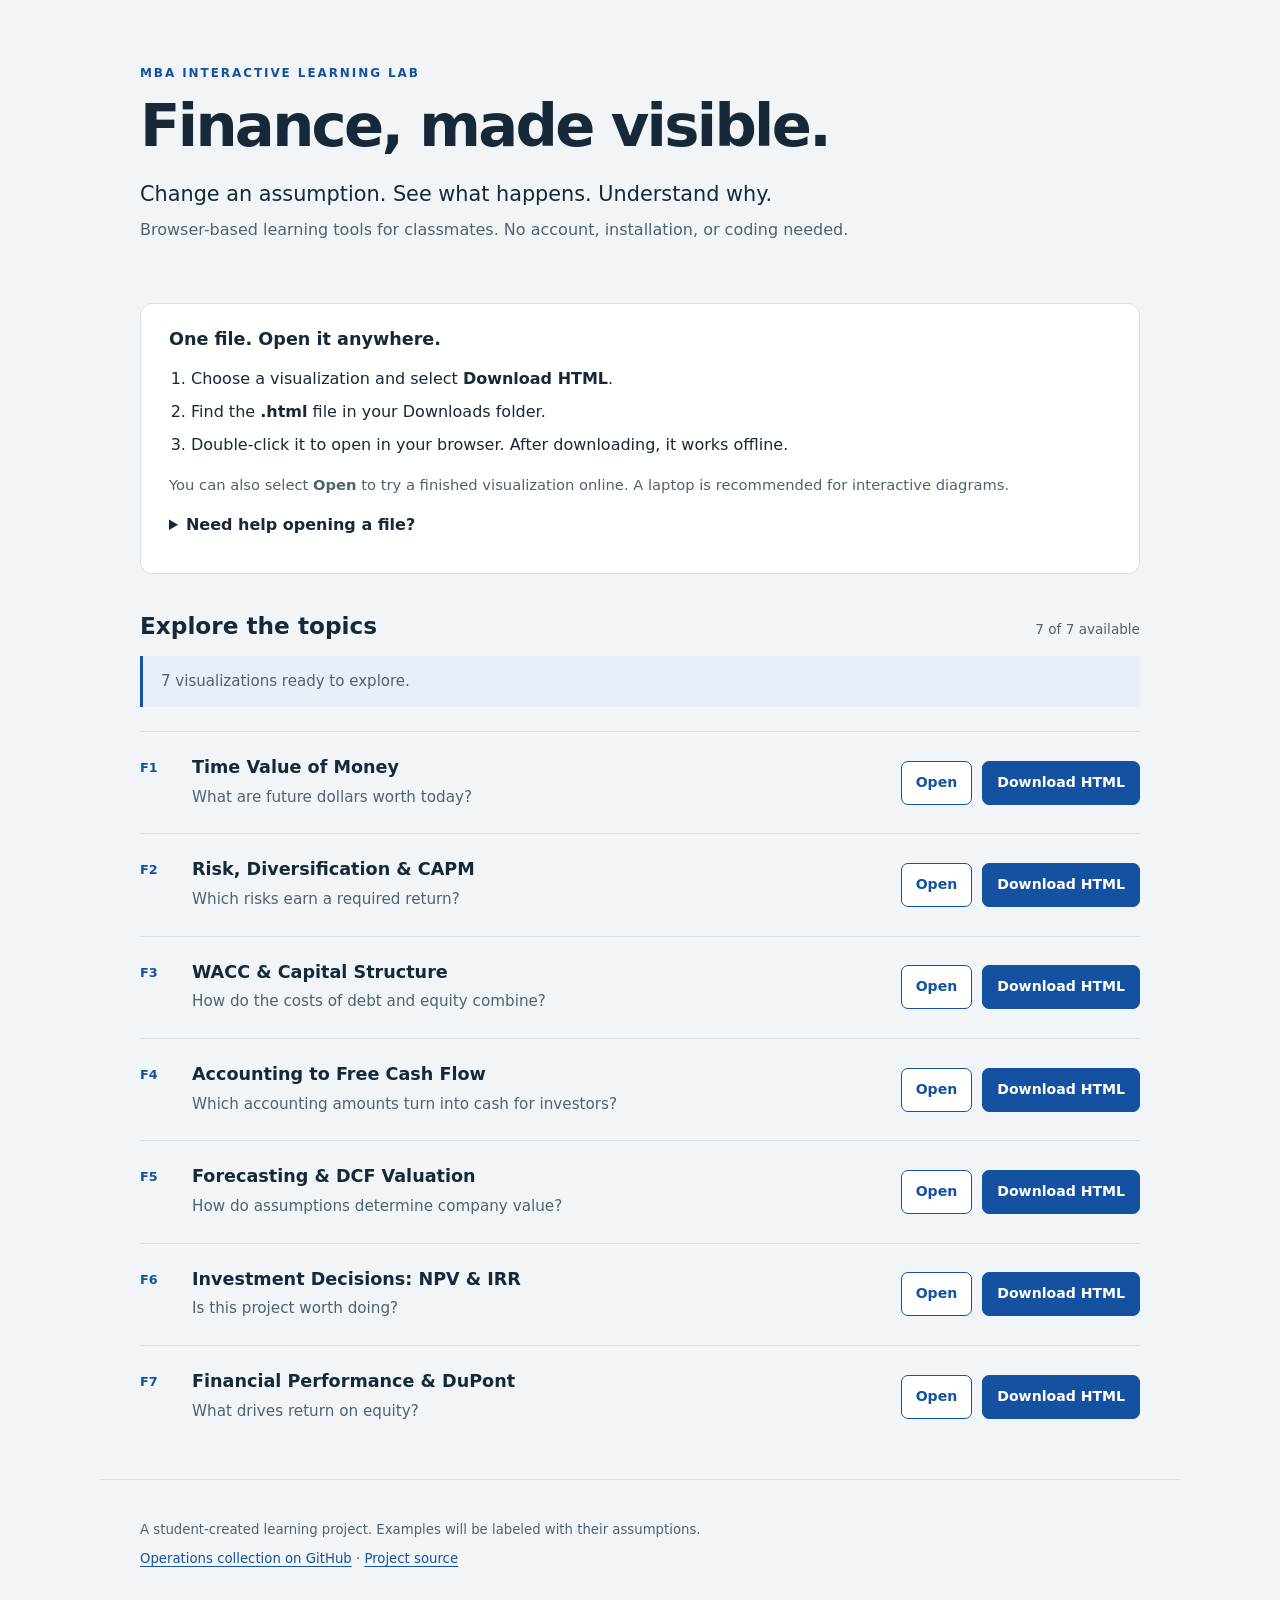
<file: docs/index.html>
<!doctype html>
<html lang="en"><head><meta charset="utf-8"><meta name="viewport" content="width=device-width,initial-scale=1">
<meta name="description" content="Interactive finance learning tools for MBA classmates. Single-file browser downloads.">
<title>Finance | MBA Interactive Learning Lab</title><link rel="icon" href="data:,"><style>:root{color-scheme:light;--ink:#172838;--muted:#50616f;--blue:#1452a1;--line:#d7e0e6;--paper:#fff;--wash:#f2f5f7;--radius:12px;font-family:system-ui,-apple-system,BlinkMacSystemFont,"Segoe UI",sans-serif;line-height:1.55;color:var(--ink);background:var(--wash)}
*{box-sizing:border-box}body{margin:0}header,main,footer{max-width:1080px;margin:auto;padding:32px 40px}header{padding-top:56px;padding-bottom:20px}h1{font-size:clamp(2.25rem,5vw,3.7rem);line-height:1.1;letter-spacing:-.045em;margin:10px 0 20px}h2{font-size:1.1rem;line-height:1.35;margin:0 0 6px}p{margin:8px 0;color:var(--muted)}a{color:var(--blue);text-underline-offset:3px}a:focus-visible,summary:focus-visible,button:focus-visible,input:focus-visible{outline:3px solid #a5480b;outline-offset:4px}.eyebrow{font-size:.75rem;font-weight:750;letter-spacing:.16em;color:var(--blue)}.intro{font-size:1.3rem;color:var(--ink)}.instructions{padding:24px 28px;background:var(--paper);border:1px solid var(--line);border-radius:var(--radius);margin-bottom:36px}.instructions ol{padding-left:22px}.instructions li{margin:8px 0}.instructions p{font-size:.92rem}summary{cursor:pointer;padding:8px 0;min-height:44px;font-weight:650}.section-heading{display:flex;align-items:baseline;justify-content:space-between;gap:12px}.section-heading h2{font-size:1.45rem}.section-heading p{font-size:.85rem}.notice{padding:14px 18px;border-left:3px solid var(--blue);background:#e8eff8;font-size:.94rem}.notice strong{color:var(--ink)}.demo-list{list-style:none;padding:0;margin:24px 0 0}.demo{display:grid;grid-template-columns:36px 1fr auto;gap:16px;padding:24px 0;border-top:1px solid var(--line);align-items:center}.demo p{margin:0;font-size:.95rem}.code{align-self:start;margin-top:2px;font-size:.8rem;color:var(--blue);font-weight:750}.actions{display:flex;align-items:center;gap:10px;flex-wrap:wrap;justify-content:flex-end}.status{font-size:.8rem;font-weight:650;color:var(--muted);border:1px solid var(--line);border-radius:30px;padding:5px 12px}.button{display:inline-flex;align-items:center;justify-content:center;min-height:44px;padding:10px 14px;border-radius:7px;border:1px solid var(--blue);background:var(--blue);color:white;text-decoration:none;font-size:.88rem;font-weight:650}.button.secondary{background:white;color:var(--blue)}.button:hover{filter:brightness(.93)}footer{font-size:.83rem;border-top:1px solid var(--line);padding-bottom:36px}.skip{position:absolute;left:-10000px;top:8px;background:white;padding:12px;z-index:10}.skip:focus{left:12px}.sr-only{position:absolute;width:1px;height:1px;overflow:hidden;clip:rect(0,0,0,0);white-space:nowrap}@media(max-width:680px){header,main,footer{padding-left:20px;padding-right:20px}header{padding-top:32px}.instructions{padding:20px}.demo{grid-template-columns:28px 1fr;gap:10px}.actions{grid-column:2;justify-content:flex-start}.section-heading{align-items:start;flex-direction:column;gap:0}}@media(prefers-reduced-motion:reduce){*,*::before,*::after{animation:none!important;transition:none!important;scroll-behavior:auto!important}}

/* Paired equation rows: keep each value below its symbol, including the result. */
.eq-aligned{display:grid;grid-template-columns:repeat(var(--eq-columns),max-content);column-gap:.38rem;row-gap:.2rem;align-items:baseline;justify-content:start;max-width:100%;min-width:0;overflow-x:auto;padding:5px 3px 9px;margin:4px 0 10px;font-variant-numeric:tabular-nums}
.eq-aligned>.formula,.eq-aligned>.worked,.eq-aligned>.symbolic-equation,.eq-aligned>.live-values,.eq-aligned>.dist-formula,.eq-aligned>.dist-worked{display:contents!important}
.eq-aligned .eq-cell{white-space:nowrap;text-align:center;line-height:1.9;min-width:0}
.eq-aligned .eq-value-cell:not(.eq-operator){min-width:6.8ch}
.eq-aligned .eq-cell .num,.eq-aligned .eq-cell .eq-token,.eq-aligned .eq-cell .term,.eq-aligned .eq-cell .result-value{min-width:0!important;width:auto!important;text-align:center;display:inline}
.eq-aligned .eq-value-cell{font-family:ui-monospace,SFMono-Regular,Consolas,monospace;font-size:.76rem;color:#385269}
.eq-aligned .eq-cell.eq-operator{min-width:0}
@media(max-width:560px){.eq-aligned{column-gap:.25rem}.eq-aligned .eq-value-cell{font-size:.7rem}}

.eq-fraction{display:inline-grid;grid-template-rows:auto auto;line-height:1.4;text-align:center;vertical-align:middle}.eq-fraction>span:first-child{border-bottom:1px solid currentColor;padding:0 4px 2px}.eq-fraction>span:last-child{padding:2px 4px 0}.eq-message{font-size:.76rem;color:var(--muted)}

.eq-inline-atom{display:inline-block;text-align:center;vertical-align:baseline}.eq-fraction{gap:0}.eq-fraction>span{white-space:nowrap}.eq-aligned .eq-cell .eq-fraction{display:inline-grid}

.eq-aligned{width:100%}.equations>div,.equation-grid>div,.equation-grid>article{min-width:0}

.eq-aligned{scrollbar-width:thin;scrollbar-color:#aabac8 #f1f4f6}.eq-aligned:focus-visible{outline:2px solid var(--blue);outline-offset:2px}

/* Shared attention and legend language across the learning collection. */
:root{--attention-wash:#fff1c7;--attention-edge:#c59b3b;--attention-ink:#513d17;--attention-shadow:0 0 0 2px #c59b3b30,0 0 12px #c59b3b20;--legend-paper:#f7f9fc;--legend-line:#d2dce5}
body :is(.eq-token.is-editing,.term.is-editing,[data-edit].editing,[data-symbol].selected,[data-symbol].editing,[data-symbol].symbol-highlight,[data-symbol].is-symbol-highlight,[data-symbols].is-symbol-highlight){background:var(--attention-wash)!important;box-shadow:var(--attention-shadow)!important;color:var(--attention-ink)!important;border-radius:3px;transition-duration:90ms}
body #forecast-table tr.is-editing td,body #forecast-table tr.is-editing th{background:var(--attention-wash)!important}
body .column-wash{fill:var(--attention-wash)}body .bridge-column.input-highlight .column-wash{opacity:.9}body .bridge-column.input-highlight>rect:not(.column-wash){stroke:var(--attention-edge)}body .statement tr.input-highlight{background:var(--attention-wash)}
body .key-row{grid-template-columns:72px minmax(0,1fr);gap:12px;padding:8px 0;border-top:1px solid var(--line);font-size:.79rem;line-height:1.5;align-items:center}
body .key-row button,body .notation-grid .symbol-link{display:inline-block;text-align:center;vertical-align:middle;min-width:64px;min-height:44px;max-width:100%;padding:6px 8px;border:1px solid var(--legend-line);border-radius:6px;background:var(--legend-paper);font:1.02rem/1.4 Georgia,"Times New Roman",serif;color:var(--ink);text-decoration:none;cursor:pointer;transition:background-color .2s,border-color .2s,box-shadow .2s}
body .key-row button:hover,body .notation-grid .symbol-link:hover{background:#edf2f7;border-color:#a9bdcf}
body .key-row button[aria-pressed=true],body .notation-grid .symbol-link[aria-pressed=true]{background:var(--attention-wash);border-color:var(--attention-edge);color:var(--attention-ink);box-shadow:var(--attention-shadow)}
body .key-row small{display:block;margin-top:3px;font-size:.7rem;line-height:1.45;color:var(--muted)}
body .notation-grid dl{grid-template-columns:84px minmax(0,1fr);font-size:.79rem}body .notation-grid dt,body .notation-grid dd{padding:8px 0;border-top:1px solid var(--line);line-height:1.5}
body :is(.key,.notation,.notation-key,.equations)>summary{color:var(--ink);font-size:.82rem;font-weight:650}
body :is(.chart-key,.mix-key,.time-key,.matrix-key,.composition-key){font-size:.74rem;line-height:1.5;color:var(--muted);gap:8px 14px;flex-wrap:wrap}
body :is(.chart-key,.mix-key,.time-key,.matrix-key)>span{display:inline-flex;align-items:center;gap:6px}
body .swatch{width:9px;height:9px;border-radius:2px;flex-shrink:0}
body .swatch.legend-line{width:14px;height:0;border:0;border-top:2px solid #1452a1;border-radius:0;background:none}
body .swatch.legend-dash{width:14px;height:0;border:0;border-top:2px dashed #6d7c89;border-radius:0;background:none}
body .swatch.legend-dot{width:9px;height:9px;border:2px solid #a65d1c;border-radius:50%;background:white}
.swatch.bridge-total{background:#24649d}.swatch.bridge-add{background:#2b8776}.swatch.bridge-deduct{background:#b36b47}
@media(prefers-reduced-motion:reduce){body .key-row button,body .notation-grid .symbol-link{transition:none!important}}

body .key-row button sub,body .key-row button sup,body .notation-grid .symbol-link sub,body .notation-grid .symbol-link sup{font-size:.7em}

.masthead .subject-home{color:inherit;text-decoration:underline;text-underline-offset:3px}.masthead .subject-home:hover{color:var(--blue)}
</style></head>
<body><a class="skip" href="#topics">Skip to visualizations</a>
<header><p class="eyebrow">MBA INTERACTIVE LEARNING LAB</p><h1>Finance, made visible.</h1>
<p class="intro">Change an assumption. See what happens. Understand why.</p>
<p>Browser-based learning tools for classmates. No account, installation, or coding needed.</p></header>
<main><section class="instructions" aria-labelledby="how"><h2 id="how">One file. Open it anywhere.</h2>
<ol><li>Choose a visualization and select <strong>Download HTML</strong>.</li>
<li>Find the <strong>.html</strong> file in your Downloads folder.</li>
<li>Double-click it to open in your browser. After downloading, it works offline.</li></ol>
<p>You can also select <strong>Open</strong> to try a finished visualization online. A laptop is recommended for interactive diagrams.</p>
<details><summary>Need help opening a file?</summary><p>Keep the .html extension. If it opens in an editor, right-click the file and choose Open With, then your browser.
If the download opens in a tab, use your browser’s Save page option. On a phone, use the online Open button; downloaded HTML handling varies by device.</p></details></section>
<section id="topics" aria-labelledby="topics-title"><div class="section-heading"><h2 id="topics-title">Explore the topics</h2>
<p>7 of 7 available</p></div><p class="notice">7 visualizations ready to explore.</p><ul class="demo-list"><li class="demo"><span class="code">F1</span><div><h2>Time Value of Money</h2><p>What are future dollars worth today?</p></div><div class="actions"><a class="button secondary" href="downloads/time-value.html">Open <span class="sr-only">Time Value of Money</span></a><a class="button" href="downloads/time-value.html" download>Download HTML <span class="sr-only">for Time Value of Money</span></a></div></li><li class="demo"><span class="code">F2</span><div><h2>Risk, Diversification &amp; CAPM</h2><p>Which risks earn a required return?</p></div><div class="actions"><a class="button secondary" href="downloads/risk-capm.html">Open <span class="sr-only">Risk, Diversification &amp; CAPM</span></a><a class="button" href="downloads/risk-capm.html" download>Download HTML <span class="sr-only">for Risk, Diversification &amp; CAPM</span></a></div></li><li class="demo"><span class="code">F3</span><div><h2>WACC &amp; Capital Structure</h2><p>How do the costs of debt and equity combine?</p></div><div class="actions"><a class="button secondary" href="downloads/wacc.html">Open <span class="sr-only">WACC &amp; Capital Structure</span></a><a class="button" href="downloads/wacc.html" download>Download HTML <span class="sr-only">for WACC &amp; Capital Structure</span></a></div></li><li class="demo"><span class="code">F4</span><div><h2>Accounting to Free Cash Flow</h2><p>Which accounting amounts turn into cash for investors?</p></div><div class="actions"><a class="button secondary" href="downloads/free-cash-flow.html">Open <span class="sr-only">Accounting to Free Cash Flow</span></a><a class="button" href="downloads/free-cash-flow.html" download>Download HTML <span class="sr-only">for Accounting to Free Cash Flow</span></a></div></li><li class="demo"><span class="code">F5</span><div><h2>Forecasting &amp; DCF Valuation</h2><p>How do assumptions determine company value?</p></div><div class="actions"><a class="button secondary" href="downloads/dcf.html">Open <span class="sr-only">Forecasting &amp; DCF Valuation</span></a><a class="button" href="downloads/dcf.html" download>Download HTML <span class="sr-only">for Forecasting &amp; DCF Valuation</span></a></div></li><li class="demo"><span class="code">F6</span><div><h2>Investment Decisions: NPV &amp; IRR</h2><p>Is this project worth doing?</p></div><div class="actions"><a class="button secondary" href="downloads/npv-irr.html">Open <span class="sr-only">Investment Decisions: NPV &amp; IRR</span></a><a class="button" href="downloads/npv-irr.html" download>Download HTML <span class="sr-only">for Investment Decisions: NPV &amp; IRR</span></a></div></li><li class="demo"><span class="code">F7</span><div><h2>Financial Performance &amp; DuPont</h2><p>What drives return on equity?</p></div><div class="actions"><a class="button secondary" href="downloads/performance.html">Open <span class="sr-only">Financial Performance &amp; DuPont</span></a><a class="button" href="downloads/performance.html" download>Download HTML <span class="sr-only">for Financial Performance &amp; DuPont</span></a></div></li></ul></section>
</main><footer><p>A student-created learning project. Examples will be labeled with their assumptions.</p>
<p><a href="https://github.com/bpdiehl/ops_visualizations">Operations collection on GitHub</a> ·
<a href="https://github.com/bpdiehl/finance_visualizations">Project source</a></p></footer></body></html>
</file>
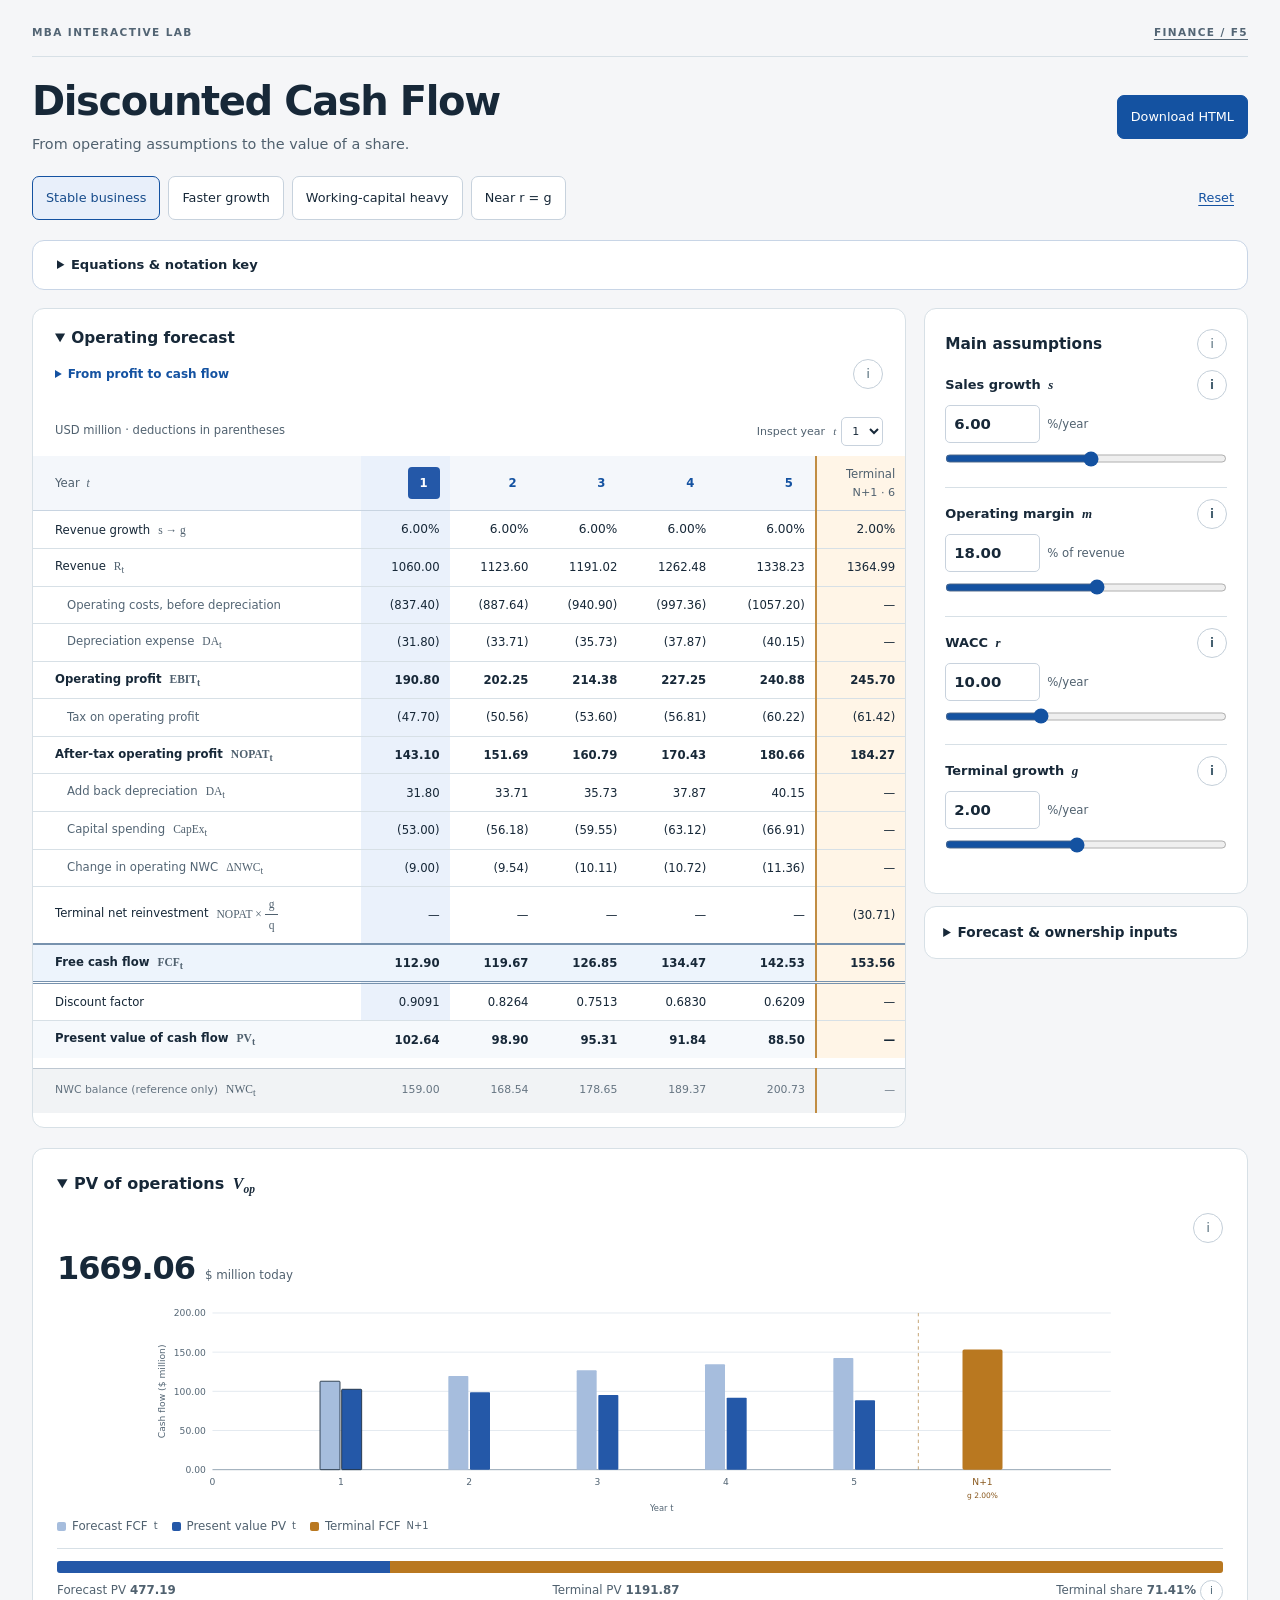
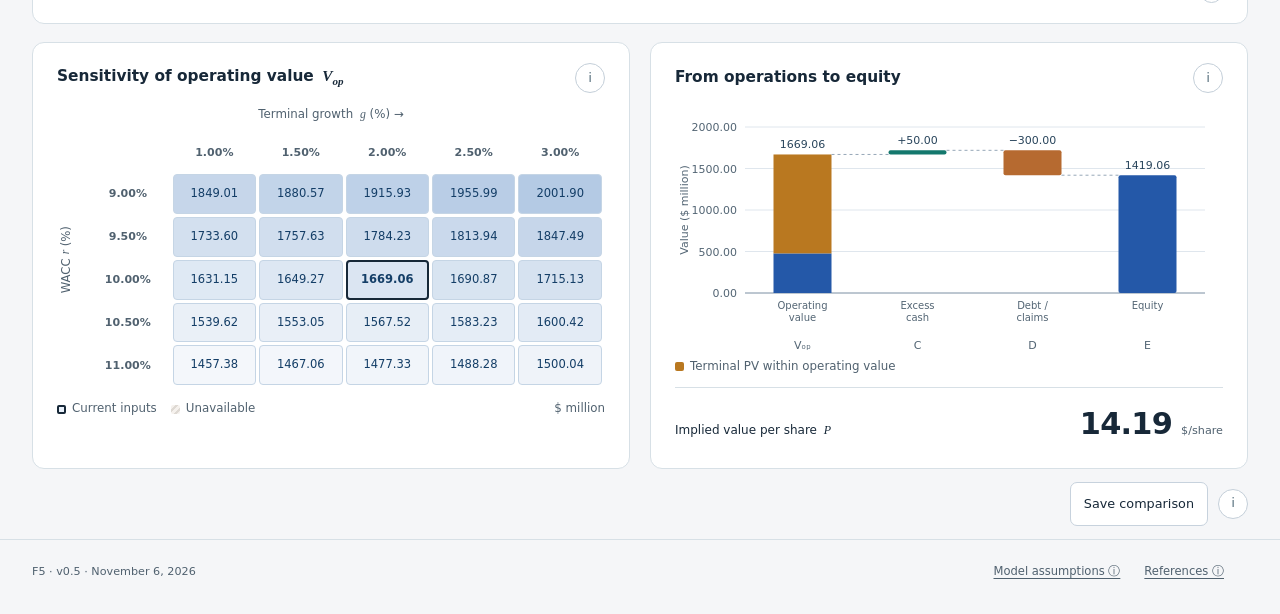
<file: docs/downloads/dcf.html>
<!doctype html>
<html lang="en">
<head>
  <meta charset="utf-8"><meta name="viewport" content="width=device-width,initial-scale=1">
  <meta name="description" content="Explore how operating assumptions, WACC and terminal growth drive a discounted cash flow valuation.">
  <link rel="icon" href="data:,"><title>DCF Valuation · Finance Lab</title>
  <style>:root{color-scheme:light;--ink:#172838;--muted:#50616f;--blue:#1452a1;--line:#d7e0e6;--paper:#fff;--wash:#f2f5f7;--radius:12px;font-family:system-ui,-apple-system,BlinkMacSystemFont,"Segoe UI",sans-serif;line-height:1.55;color:var(--ink);background:var(--wash)}
*{box-sizing:border-box}body{margin:0}header,main,footer{max-width:1080px;margin:auto;padding:32px 40px}header{padding-top:56px;padding-bottom:20px}h1{font-size:clamp(2.25rem,5vw,3.7rem);line-height:1.1;letter-spacing:-.045em;margin:10px 0 20px}h2{font-size:1.1rem;line-height:1.35;margin:0 0 6px}p{margin:8px 0;color:var(--muted)}a{color:var(--blue);text-underline-offset:3px}a:focus-visible,summary:focus-visible,button:focus-visible,input:focus-visible{outline:3px solid #a5480b;outline-offset:4px}.eyebrow{font-size:.75rem;font-weight:750;letter-spacing:.16em;color:var(--blue)}.intro{font-size:1.3rem;color:var(--ink)}.instructions{padding:24px 28px;background:var(--paper);border:1px solid var(--line);border-radius:var(--radius);margin-bottom:36px}.instructions ol{padding-left:22px}.instructions li{margin:8px 0}.instructions p{font-size:.92rem}summary{cursor:pointer;padding:8px 0;min-height:44px;font-weight:650}.section-heading{display:flex;align-items:baseline;justify-content:space-between;gap:12px}.section-heading h2{font-size:1.45rem}.section-heading p{font-size:.85rem}.notice{padding:14px 18px;border-left:3px solid var(--blue);background:#e8eff8;font-size:.94rem}.notice strong{color:var(--ink)}.demo-list{list-style:none;padding:0;margin:24px 0 0}.demo{display:grid;grid-template-columns:36px 1fr auto;gap:16px;padding:24px 0;border-top:1px solid var(--line);align-items:center}.demo p{margin:0;font-size:.95rem}.code{align-self:start;margin-top:2px;font-size:.8rem;color:var(--blue);font-weight:750}.actions{display:flex;align-items:center;gap:10px;flex-wrap:wrap;justify-content:flex-end}.status{font-size:.8rem;font-weight:650;color:var(--muted);border:1px solid var(--line);border-radius:30px;padding:5px 12px}.button{display:inline-flex;align-items:center;justify-content:center;min-height:44px;padding:10px 14px;border-radius:7px;border:1px solid var(--blue);background:var(--blue);color:white;text-decoration:none;font-size:.88rem;font-weight:650}.button.secondary{background:white;color:var(--blue)}.button:hover{filter:brightness(.93)}footer{font-size:.83rem;border-top:1px solid var(--line);padding-bottom:36px}.skip{position:absolute;left:-10000px;top:8px;background:white;padding:12px;z-index:10}.skip:focus{left:12px}.sr-only{position:absolute;width:1px;height:1px;overflow:hidden;clip:rect(0,0,0,0);white-space:nowrap}@media(max-width:680px){header,main,footer{padding-left:20px;padding-right:20px}header{padding-top:32px}.instructions{padding:20px}.demo{grid-template-columns:28px 1fr;gap:10px}.actions{grid-column:2;justify-content:flex-start}.section-heading{align-items:start;flex-direction:column;gap:0}}@media(prefers-reduced-motion:reduce){*,*::before,*::after{animation:none!important;transition:none!important;scroll-behavior:auto!important}}

/* Paired equation rows: keep each value below its symbol, including the result. */
.eq-aligned{display:grid;grid-template-columns:repeat(var(--eq-columns),max-content);column-gap:.38rem;row-gap:.2rem;align-items:baseline;justify-content:start;max-width:100%;min-width:0;overflow-x:auto;padding:5px 3px 9px;margin:4px 0 10px;font-variant-numeric:tabular-nums}
.eq-aligned>.formula,.eq-aligned>.worked,.eq-aligned>.symbolic-equation,.eq-aligned>.live-values,.eq-aligned>.dist-formula,.eq-aligned>.dist-worked{display:contents!important}
.eq-aligned .eq-cell{white-space:nowrap;text-align:center;line-height:1.9;min-width:0}
.eq-aligned .eq-value-cell:not(.eq-operator){min-width:6.8ch}
.eq-aligned .eq-cell .num,.eq-aligned .eq-cell .eq-token,.eq-aligned .eq-cell .term,.eq-aligned .eq-cell .result-value{min-width:0!important;width:auto!important;text-align:center;display:inline}
.eq-aligned .eq-value-cell{font-family:ui-monospace,SFMono-Regular,Consolas,monospace;font-size:.76rem;color:#385269}
.eq-aligned .eq-cell.eq-operator{min-width:0}
@media(max-width:560px){.eq-aligned{column-gap:.25rem}.eq-aligned .eq-value-cell{font-size:.7rem}}

.eq-fraction{display:inline-grid;grid-template-rows:auto auto;line-height:1.4;text-align:center;vertical-align:middle}.eq-fraction>span:first-child{border-bottom:1px solid currentColor;padding:0 4px 2px}.eq-fraction>span:last-child{padding:2px 4px 0}.eq-message{font-size:.76rem;color:var(--muted)}

.eq-inline-atom{display:inline-block;text-align:center;vertical-align:baseline}.eq-fraction{gap:0}.eq-fraction>span{white-space:nowrap}.eq-aligned .eq-cell .eq-fraction{display:inline-grid}

.eq-aligned{width:100%}.equations>div,.equation-grid>div,.equation-grid>article{min-width:0}

.eq-aligned{scrollbar-width:thin;scrollbar-color:#aabac8 #f1f4f6}.eq-aligned:focus-visible{outline:2px solid var(--blue);outline-offset:2px}

/* Shared attention and legend language across the learning collection. */
:root{--attention-wash:#fff1c7;--attention-edge:#c59b3b;--attention-ink:#513d17;--attention-shadow:0 0 0 2px #c59b3b30,0 0 12px #c59b3b20;--legend-paper:#f7f9fc;--legend-line:#d2dce5}
body :is(.eq-token.is-editing,.term.is-editing,[data-edit].editing,[data-symbol].selected,[data-symbol].editing,[data-symbol].symbol-highlight,[data-symbol].is-symbol-highlight,[data-symbols].is-symbol-highlight){background:var(--attention-wash)!important;box-shadow:var(--attention-shadow)!important;color:var(--attention-ink)!important;border-radius:3px;transition-duration:90ms}
body #forecast-table tr.is-editing td,body #forecast-table tr.is-editing th{background:var(--attention-wash)!important}
body .column-wash{fill:var(--attention-wash)}body .bridge-column.input-highlight .column-wash{opacity:.9}body .bridge-column.input-highlight>rect:not(.column-wash){stroke:var(--attention-edge)}body .statement tr.input-highlight{background:var(--attention-wash)}
body .key-row{grid-template-columns:72px minmax(0,1fr);gap:12px;padding:8px 0;border-top:1px solid var(--line);font-size:.79rem;line-height:1.5;align-items:center}
body .key-row button,body .notation-grid .symbol-link{display:inline-block;text-align:center;vertical-align:middle;min-width:64px;min-height:44px;max-width:100%;padding:6px 8px;border:1px solid var(--legend-line);border-radius:6px;background:var(--legend-paper);font:1.02rem/1.4 Georgia,"Times New Roman",serif;color:var(--ink);text-decoration:none;cursor:pointer;transition:background-color .2s,border-color .2s,box-shadow .2s}
body .key-row button:hover,body .notation-grid .symbol-link:hover{background:#edf2f7;border-color:#a9bdcf}
body .key-row button[aria-pressed=true],body .notation-grid .symbol-link[aria-pressed=true]{background:var(--attention-wash);border-color:var(--attention-edge);color:var(--attention-ink);box-shadow:var(--attention-shadow)}
body .key-row small{display:block;margin-top:3px;font-size:.7rem;line-height:1.45;color:var(--muted)}
body .notation-grid dl{grid-template-columns:84px minmax(0,1fr);font-size:.79rem}body .notation-grid dt,body .notation-grid dd{padding:8px 0;border-top:1px solid var(--line);line-height:1.5}
body :is(.key,.notation,.notation-key,.equations)>summary{color:var(--ink);font-size:.82rem;font-weight:650}
body :is(.chart-key,.mix-key,.time-key,.matrix-key,.composition-key){font-size:.74rem;line-height:1.5;color:var(--muted);gap:8px 14px;flex-wrap:wrap}
body :is(.chart-key,.mix-key,.time-key,.matrix-key)>span{display:inline-flex;align-items:center;gap:6px}
body .swatch{width:9px;height:9px;border-radius:2px;flex-shrink:0}
body .swatch.legend-line{width:14px;height:0;border:0;border-top:2px solid #1452a1;border-radius:0;background:none}
body .swatch.legend-dash{width:14px;height:0;border:0;border-top:2px dashed #6d7c89;border-radius:0;background:none}
body .swatch.legend-dot{width:9px;height:9px;border:2px solid #a65d1c;border-radius:50%;background:white}
.swatch.bridge-total{background:#24649d}.swatch.bridge-add{background:#2b8776}.swatch.bridge-deduct{background:#b36b47}
@media(prefers-reduced-motion:reduce){body .key-row button,body .notation-grid .symbol-link{transition:none!important}}

body .key-row button sub,body .key-row button sup,body .notation-grid .symbol-link sub,body .notation-grid .symbol-link sup{font-size:.7em}

.masthead .subject-home{color:inherit;text-decoration:underline;text-underline-offset:3px}.masthead .subject-home:hover{color:var(--blue)}

.dcf-app{--raw:#a6bddd;--pv:#2458a8;--terminal:#14786d;--warning:#995013;background:#f5f6f8}
.dcf-app header,.dcf-app main,.dcf-app footer{max-width:1280px;padding:0 32px}.dcf-app [hidden]{display:none!important}.dcf-app button,.dcf-app input,.dcf-app select{font:inherit}.dcf-app button{cursor:pointer}.dcf-app button:disabled{opacity:.5;cursor:default}.dcf-app svg{display:block;width:100%;font-family:inherit;overflow:visible}.dcf-app output,.dcf-app input,.dcf-app strong{font-variant-numeric:tabular-nums}.lab-header{padding-top:24px!important;padding-bottom:20px!important}.masthead{display:flex;justify-content:space-between;border-bottom:1px solid var(--line);padding-bottom:16px;color:#536574;letter-spacing:.13em;font-size:.66rem;font-weight:750}.heading-row{display:flex;justify-content:space-between;align-items:center;gap:16px;padding-top:20px}.dcf-app h1{margin:0;font-size:clamp(1.9rem,3.4vw,2.5rem);line-height:1.2;letter-spacing:-.035em}.heading-row p{font-size:.9rem;margin:8px 0 0}.action,.preset,.reset{min-height:44px;padding:9px 13px;border:1px solid #c7d2dd;border-radius:7px;background:white;color:var(--ink);font-size:.8rem!important;font-weight:650}.primary{background:var(--blue);color:white;border-color:var(--blue)}.action:hover,.preset:hover{background:#edf2f9}.primary:hover{background:#103e7a}.preset-row{display:flex;align-items:center;gap:8px;margin-bottom:20px}.preset-row>div{display:flex;gap:8px;flex-wrap:wrap}.preset.active{background:#e8effa;border-color:var(--blue);color:#174c8b}.reset{margin-left:auto;background:transparent;border-color:transparent;color:var(--blue);text-decoration:underline;text-underline-offset:3px}.panel{background:white;border:1px solid var(--line);border-radius:12px;padding:20px 24px;min-width:0}.section-top{display:flex;justify-content:space-between;align-items:center;gap:8px}.section-top h2{margin:0;font-size:.96rem}.info{width:30px;min-width:30px;height:30px;display:inline-flex;align-items:center;justify-content:center;padding:0;border:1px solid #c4cfd9;border-radius:50%;background:white;color:#456070;font-size:.73rem!important;font-weight:750}.info:hover{background:#e8eff8;border-color:var(--blue)}.symbol,.formula{font-family:Georgia,"Times New Roman",serif}.symbol{font-style:italic;margin-left:3px}.symbol sub,.formula sub{font-size:.72em}.units{font-size:.72rem;color:var(--muted)}
.equations{background:white;border:1px solid #c8d5e6;border-radius:12px;padding:15px 24px;margin-bottom:20px}.equation-grid{display:grid;grid-template-columns:1fr 1fr;gap:0 24px}.eq{min-width:0;padding:12px 0;border-bottom:1px solid #e2e8f0}.eq:nth-last-child(-n+2){border-bottom:0}.eq-title{display:flex;align-items:center;gap:7px;margin-bottom:7px}.eq-title h3{font-size:.77rem;font-weight:650;margin:0}.eq-title .info{margin-left:auto;width:25px;min-width:25px;height:25px}.step{display:inline-flex;align-items:center;justify-content:center;width:18px;height:18px;font-size:.6rem;color:#5a6f82;background:#edf2f7;border-radius:50%;flex-shrink:0}.formula{font-size:1rem;line-height:1.65;overflow-wrap:anywhere}.formula sup{font-size:.7em}.term{display:inline-block;border-radius:3px;padding:0 1px}.worked{display:flex;flex-wrap:wrap;align-items:center;gap:2px;font-family:ui-monospace,SFMono-Regular,Menlo,Consolas,monospace;font-size:.73rem;color:#364d62;line-height:1.75;font-variant-numeric:tabular-nums}.worked .group{display:inline-flex;align-items:center;white-space:nowrap}.eq-token{display:inline-block;padding:1px 2px;border-radius:4px;width:10ch;min-width:10ch;text-align:right;white-space:nowrap;flex-shrink:0}.eq-token.rate{width:8ch;min-width:8ch}.eq-token.small{width:3ch;min-width:3ch}.eq-token.result{width:13ch;min-width:13ch;font-weight:700;color:var(--ink)}.eq-token,.term{transition:background-color .75s ease,box-shadow .75s ease}.is-editing{background:#dfeaff;box-shadow:0 0 0 3px #8fb7ff30,0 0 12px #8fb7ff45;transition-duration:90ms}.year-picker{display:flex;align-items:center;gap:5px;font-size:.69rem;color:var(--muted);margin:0 0 5px}.year-picker select{padding:3px 6px!important;height:29px!important}.workspace{display:grid;grid-template-columns:minmax(0,1.85fr) minmax(290px,1fr);gap:20px}.headline-result{display:flex;align-items:baseline;gap:10px;flex-wrap:wrap;margin-top:5px}.headline-result output{font-size:2.5rem;line-height:1.25;font-weight:750;letter-spacing:-.035em}.headline-result>span{font-size:.74rem;color:var(--muted)}#cashflow-chart{height:242px;margin-top:5px}.chart-key{display:flex;gap:17px;flex-wrap:wrap;font-size:.72rem;margin:5px 0 12px}.chart-key>span{display:flex;align-items:center;gap:5px}.swatch{display:inline-block;width:9px;height:9px;border-radius:2px;flex-shrink:0}.raw{background:var(--raw)}.present{background:var(--pv)}.current{border:2px solid #172838;background:#e7eff9}.invalid{background:repeating-linear-gradient(135deg,#f5f1ed,#f5f1ed 3px,#ded9d3 3px,#ded9d3 5px)}.composition{border-top:1px solid var(--line);padding-top:12px}.composition-bar{display:flex;overflow:hidden;border-radius:3px;height:12px;background:#edf1f5}.composition-bar>span:first-child{background:var(--pv)}.composition-bar>span:last-child{background:var(--terminal)}.composition-key{display:flex;align-items:center;justify-content:space-between;gap:6px 13px;flex-wrap:wrap;margin-top:7px;font-size:.69rem}.composition-key>span{display:flex;align-items:center;gap:4px}.composition-key .info{width:23px;min-width:23px;height:23px;font-size:.64rem!important}.control{padding:13px 0 9px;border-bottom:1px solid var(--line)}.control:last-child{border-bottom:0}.control-name{display:flex;align-items:center;justify-content:space-between;gap:5px;font-size:.81rem;font-weight:650}.number-row{display:flex;align-items:center;gap:7px;margin:5px 0 0;font-size:.73rem;color:var(--muted)}.dcf-app input[type=number],.dcf-app select{border:1px solid #c8d2dd;border-radius:5px;padding:6px 8px;color:var(--ink);background:white;height:38px}.number-row input{width:95px;font-weight:650;font-size:.93rem!important}.dcf-app input[aria-invalid=true]{border-color:#ad382b;background:#fff4f1}.control input[type=range]{width:100%;height:25px;margin:3px 0 0;accent-color:var(--blue);cursor:pointer}.secondary-grid{display:grid;grid-template-columns:1fr 1fr;gap:20px;margin-top:20px}.matrix-heading{text-align:center;font-size:.74rem;color:var(--muted);padding:12px 0 8px}.matrix-layout{display:flex;align-items:stretch;gap:8px}.matrix-y{writing-mode:vertical-rl;transform:rotate(180deg);text-align:center;white-space:nowrap;font-size:.73rem;color:var(--muted)}.matrix-wrap{flex:1;min-width:0}#heatmap{width:100%;border-collapse:separate;border-spacing:3px;table-layout:fixed;font-variant-numeric:tabular-nums;font-size:.72rem}#heatmap td,#heatmap th{text-align:center;padding:10px 2px;white-space:nowrap}#heatmap th{font-size:.69rem;font-weight:650;color:var(--muted)}#heatmap td{border:1px solid #c5d5e5;border-radius:4px;color:#143e67}#heatmap .current-cell{outline:2px solid #172838;outline-offset:-2px;font-weight:750}#heatmap .invalid-cell{background:repeating-linear-gradient(135deg,#f8f5f1,#f8f5f1 4px,#e5dfd7 4px,#e5dfd7 6px);color:#686159}.matrix-key{display:flex;align-items:center;flex-wrap:wrap;gap:10px 16px;font-size:.65rem;color:var(--muted);padding-top:12px}.matrix-key>span{display:flex;align-items:center;gap:5px}.matrix-key>span:last-child{margin-left:auto}#bridge-chart{height:230px;margin-top:10px}.price-result{display:flex;align-items:baseline;gap:9px;flex-wrap:wrap;border-top:1px solid var(--line);padding-top:12px;font-size:.75rem}.price-result output{font-size:1.9rem;font-weight:750;letter-spacing:-.025em;margin-left:auto}.price-result>span:last-child{font-size:.7rem;color:var(--muted)}.comparison-row{display:flex;align-items:center;gap:10px;padding:13px 0}.comparison-row>p{flex:1;font-size:.8rem;margin:0}.settings,.forecast-table-section{background:white;border:1px solid var(--line);border-radius:12px;margin:6px 0 18px}.settings>summary,.forecast-table-section>summary{padding:15px 24px;font-size:.85rem}.settings-content{padding:0 24px 20px;display:grid;grid-template-columns:1fr 1fr;gap:28px}.settings-group h2{font-size:.88rem;margin:8px 0 5px}.settings-grid .control{display:flex;align-items:center;gap:10px;justify-content:space-between;padding:10px 0}.settings-grid .control-name{font-size:.75rem;flex:1}.settings-grid .number-row{margin:0;flex-wrap:wrap;justify-content:flex-end;max-width:150px}.settings-grid input{width:86px}.settings-grid .number-row>span{font-size:.63rem}.settings-grid .info{width:25px;min-width:25px;height:25px}.table-scroll{overflow:auto;margin:0 24px 20px;max-width:calc(100% - 48px)}#forecast-table{border-collapse:collapse;width:100%;font-size:.75rem;font-variant-numeric:tabular-nums;white-space:nowrap}#forecast-table caption{text-align:left;color:var(--muted);padding-bottom:10px}#forecast-table td,#forecast-table th{padding:9px 12px;border-bottom:1px solid var(--line);text-align:right}#forecast-table th:first-child{text-align:left;position:sticky;left:0;background:white}#forecast-table tbody th{font-weight:500}#forecast-table .inspected{background:#eaf1fb}#forecast-table .strong-row{font-weight:750;color:var(--ink)}.input-error,.model-warning{border:1px solid #c85c50;padding:12px 15px;border-radius:7px;background:#fff4f2;color:#893329;font-size:.83rem;margin:0 0 18px}.model-warning{border-color:#d8b98f;background:#fff7ed;color:#87501d}.lab-footer{border-top:1px solid var(--line);padding-top:14px!important;padding-bottom:24px!important;display:flex;align-items:center;flex-wrap:wrap;gap:10px 24px;color:var(--muted);font-size:.7rem}.lab-footer>span:first-child{margin-right:auto}.text-button{border:0;background:transparent;color:var(--muted);padding:8px 0;min-height:36px;text-decoration:underline;text-underline-offset:3px;font-size:.72rem!important}#help-dialog{width:min(540px,calc(100vw - 32px));border:1px solid #c1ccd8;border-radius:12px;padding:22px;color:var(--ink);box-shadow:0 14px 60px #16283c30}#help-dialog::backdrop{background:#17283866}.dialog-heading{display:flex;justify-content:space-between;align-items:center;gap:10px}.dialog-heading h2{margin:0;font-size:1.1rem}.dialog-heading button{width:44px;min-width:44px;height:44px;background:#edf1f5;border:0;border-radius:50%;font-size:1.5rem!important;color:var(--ink)}#help-body{font-size:.9rem;line-height:1.75;margin-top:12px}#help-body p{color:var(--ink)}#help-body a{overflow-wrap:anywhere}
@media(max-width:900px){.workspace{grid-template-columns:1fr}.controls #primary-controls{display:grid;grid-template-columns:1fr 1fr;gap:0 22px}.control:nth-last-child(-n+2){border-bottom:0}.secondary-grid{grid-template-columns:1fr}.settings-content{grid-template-columns:1fr;gap:12px}}@media(max-width:600px){.dcf-app header,.dcf-app main,.dcf-app footer{padding-left:16px;padding-right:16px}.masthead{font-size:.56rem;letter-spacing:.07em}.heading-row{flex-wrap:wrap;gap:12px}.heading-row p{font-size:.8rem}.preset-row{align-items:end}.preset-row>div{gap:6px}.preset{padding:8px 9px;font-size:.68rem!important}.reset{font-size:.73rem!important;padding:8px 2px}.panel{padding:16px}.equations{padding:14px 16px}.equation-grid{grid-template-columns:1fr}.eq:nth-last-child(-n+2){border-bottom:1px solid #e2e8f0}.eq:last-child{border-bottom:0}.formula{font-size:.91rem}.worked{font-size:.68rem}.eq-token{width:9.5ch;min-width:9.5ch}.eq-token.result{width:12ch;min-width:12ch}.eq-title h3{font-size:.73rem}.units{font-size:.64rem}.headline-result output{font-size:2rem}.headline-result>span{font-size:.66rem}.section-top h2{font-size:.85rem}.control-name{font-size:.73rem}.number-row{flex-wrap:wrap}.number-row input{width:95px}.number-row>span{font-size:.66rem}.control .info{width:27px;min-width:27px;height:27px}.composition-key{font-size:.64rem}.composition-key>span{flex-wrap:wrap}#heatmap{font-size:.64rem;border-spacing:2px}#heatmap td,#heatmap th{padding:9px 0}#heatmap th{font-size:.61rem}.matrix-y{font-size:.66rem}.matrix-layout{gap:4px}.matrix-key{font-size:.61rem}.matrix-heading{font-size:.68rem}.price-result{font-size:.69rem}.comparison-row{flex-wrap:wrap}.comparison-row p{flex-basis:100%}.settings>summary,.forecast-table-section>summary{padding:15px 16px;font-size:.8rem}.settings-content{padding:0 16px 16px}.settings-grid .control-name{font-size:.71rem}.settings-grid .number-row{max-width:126px}.table-scroll{margin-left:16px;margin-right:16px;max-width:calc(100% - 32px)}.lab-footer{gap:6px 18px}.lab-footer>span:first-child{flex-basis:100%}}
@media(prefers-reduced-motion:reduce){.eq-token,.term,.is-editing{transition:none!important}}
#cashflow-chart [role=button]{cursor:pointer}#cashflow-chart [role=button]:focus-visible{outline:2px solid #a5480b;outline-offset:3px}
#bridge-chart{height:250px}@media(max-width:480px){#heatmap{font-size:.73rem}#heatmap th{font-size:.70rem}#heatmap td,#heatmap th{padding:10px 2px}}

.notation-key{margin-top:9px;border-top:1px solid var(--line)}.notation-key>summary{font-size:.8rem;color:var(--blue);padding:9px 0}.notation-intro{font-size:.8rem;line-height:1.65;margin:2px 0 14px}.notation-grid{display:grid;grid-template-columns:1fr 1fr;gap:24px;padding-bottom:15px}.notation-grid h3{font-size:.84rem;margin:0 0 8px}.notation-grid dl{display:grid;grid-template-columns:88px minmax(0,1fr);margin:0;font-size:.78rem}.notation-grid dt,.notation-grid dd{margin:0;padding:7px 0;border-top:1px solid #e3e9ee}.notation-grid dt{font-family:Georgia,serif;color:var(--ink)}.notation-grid dd{color:var(--muted);line-height:1.55}@media(max-width:700px){.notation-grid{grid-template-columns:1fr;gap:16px}.notation-grid dl{grid-template-columns:78px minmax(0,1fr)}.notation-intro{font-size:.75rem}}

/* Statement-first owner-review layout. */
.equations{padding:0;margin-bottom:18px}.equations>summary{padding:14px 24px;color:var(--blue);font-size:.82rem;font-weight:650}.equation-content{padding:0 24px 8px}.notation-key{margin-top:12px;padding-top:16px}.notation-key h2{font-size:.88rem;margin:0 0 12px}.workspace{grid-template-columns:minmax(0,2.7fr) minmax(255px,1fr);gap:18px;align-items:start}.statement-panel{padding:20px 0 8px;overflow:hidden}.statement-panel>.section-top,.statement-toolbar{padding:0 22px}.statement-subtitle{font-size:.72rem;color:var(--muted);margin:5px 0 0}.statement-toolbar{display:flex;align-items:center;justify-content:space-between;gap:10px;margin:14px 0 10px}.statement-toolbar .year-picker{margin:0;white-space:nowrap}.statement-panel .table-scroll{margin:0;max-width:100%;padding:0 0 6px}.sr-only{position:absolute;width:1px;height:1px;padding:0;margin:-1px;overflow:hidden;clip:rect(0,0,0,0);white-space:nowrap;border:0}
#forecast-table{font-size:.73rem;min-width:100%}#forecast-table td,#forecast-table th{padding:9px 10px}#forecast-table th:first-child{min-width:240px;padding-left:22px;z-index:1;box-shadow:1px 0 0 var(--line)}#forecast-table thead th{background:#f4f7fb;border-bottom:1px solid #c8d4e1;color:var(--muted);font-weight:500}#forecast-table thead th:first-child{background:#f4f7fb}#forecast-table thead button{border:0;background:transparent;color:var(--blue);font-weight:650;padding:5px 8px;min-width:32px;min-height:32px;border-radius:4px;cursor:pointer}#forecast-table thead button[aria-pressed=true]{background:#2458a8;color:white}#forecast-table tbody th{white-space:normal;line-height:1.4}#forecast-table .row-symbol{font-family:Georgia,serif;font-size:.72rem;color:var(--muted);margin-left:8px;white-space:nowrap}#forecast-table .deduction th,#forecast-table .adjustment th{padding-left:34px;color:#536574}#forecast-table .subtotal td,#forecast-table .subtotal th{border-top:1px solid #91a5ba;font-weight:650}#forecast-table .total-row td,#forecast-table .total-row th{border-top:2px solid #7792ae;border-bottom:3px double #7792ae;background:#edf4fc;font-weight:750}#forecast-table .pv-row td,#forecast-table .pv-row th{font-weight:700;background:#f6f9fc}#forecast-table .memo-row td,#forecast-table .memo-row th{border-bottom:0;border-top:1px solid #c8d4e1;color:var(--muted);font-size:.68rem;padding-top:14px}#forecast-table .memo-row th:before{content:"Memo · ";font-size:.65rem}#forecast-table .inspected{background:#eaf1fb}#forecast-table tr.is-editing td,#forecast-table tr.is-editing th{background:#e4edfc}#forecast-table tr{transition:background-color .75s ease,box-shadow .75s ease}.chart-row{margin-top:20px}.chart-row .headline-result output{font-size:2rem}.chart-row #cashflow-chart{height:220px}.controls .control{padding-top:11px;padding-bottom:8px}.controls{padding:20px}.settings{margin-top:18px}.secondary-grid{margin-top:18px}
@media(max-width:1100px){.workspace{grid-template-columns:minmax(0,1fr)}.controls #primary-controls{display:grid;grid-template-columns:repeat(4,minmax(0,1fr));gap:0 20px}.controls .control{border-bottom:0}.statement-panel .table-scroll{max-width:100%}}
@media(max-width:700px){.controls #primary-controls{grid-template-columns:1fr 1fr;gap:0 18px}.statement-toolbar{align-items:flex-start;flex-wrap:wrap}.statement-panel>.section-top,.statement-toolbar{padding-left:16px;padding-right:16px}#forecast-table th:first-child{min-width:174px;max-width:174px;padding-left:16px}#forecast-table .deduction th,#forecast-table .adjustment th{padding-left:24px}#forecast-table .row-symbol{display:block;margin-left:0;margin-top:2px;font-size:.65rem}#forecast-table td,#forecast-table th{padding-top:9px;padding-bottom:9px}.equations>summary{padding:14px 16px}.equation-content{padding:0 16px 8px}.statement-panel{padding-top:16px}.statement-panel .units{font-size:.64rem}.statement-toolbar .year-picker{font-size:.68rem}.statement-panel .table-scroll:focus-visible{outline-offset:-3px}}
@media(prefers-reduced-motion:reduce){#forecast-table tr{transition:none}}

.statement-panel{padding:0}.statement-panel>summary{padding:18px 22px;font-size:.96rem;font-weight:700;color:var(--ink);cursor:pointer}.statement-panel[open]>summary{padding-bottom:8px}.statement-content{padding-bottom:8px}.statement-content>.section-top{padding:0 22px}.statement-content .statement-subtitle{margin:0}.statement-panel:not([open]){overflow:visible}@media(max-width:700px){.statement-panel>summary{padding:16px;font-size:.85rem}.statement-content>.section-top{padding:0 16px}.statement-panel[open]>summary{padding-bottom:8px}}

.equation-info{float:right;margin:1px 0 5px 10px;width:25px;min-width:25px;height:25px}.eq{display:flow-root}.formula [data-symbols]{border-radius:3px}.is-symbol-highlight{background:#fff0b8!important;box-shadow:0 0 0 2px #bc8c30!important;color:#553b0a!important}.symbol-link{font:inherit;color:var(--blue);background:transparent;border:0;border-bottom:1px dotted #7899bd;border-radius:3px;min-width:26px;min-height:30px;padding:3px 4px;cursor:pointer}.symbol-link[aria-pressed=true]{border-bottom:2px solid #8b621c}.notation-grid dl{grid-template-columns:100px minmax(0,1fr)}.notation-grid dt{padding:4px 0}.notation-intro{margin-bottom:12px;font-size:.73rem}.cashflow-reminder{min-width:0;flex:1;font-size:.75rem;color:var(--muted)}.cashflow-reminder>summary{font-size:.75rem;color:var(--blue);padding:6px 0;cursor:pointer}.cashflow-reminder ol{margin:8px 0 12px;padding-left:20px;line-height:1.6}.cashflow-reminder li{padding:3px 0}.cashflow-reminder p{font-size:.75rem;line-height:1.6;margin:6px 0}.statement-content>.section-top{align-items:flex-start}.cashflow-reminder strong{color:var(--ink);font-weight:600}#forecast-table .memo-row th:before{content:none}#forecast-table .memo-row td,#forecast-table .memo-row th{border-top:10px solid white;background:#f1f3f5!important;color:#657481;box-shadow:inset 0 1px #bdc7d1;padding-top:13px;padding-bottom:13px;font-weight:400}#forecast-table .memo-row .inspected{background:#f1f3f5!important}@media(max-width:700px){.notation-grid dl{grid-template-columns:94px minmax(0,1fr)}}

.ratio-equations{grid-column:1/-1;display:grid;grid-template-columns:repeat(3,minmax(0,1fr));gap:18px;border-top:1px solid #e2e8f0;padding-top:12px;margin-top:6px}.ratio-equation{min-width:0;padding-bottom:8px}.ratio-equation .formula{font-size:.88rem}.ratio-equation .worked{font-size:.69rem}.formula sub [data-symbols],.formula sup [data-symbols]{display:inline-block;min-width:.4em}@media(max-width:700px){.ratio-equations{grid-template-columns:1fr;gap:10px}}

/* Keep detailed-control columns independent of label and unit lengths. */
.assumptions-stack{min-width:0}
.assumptions-stack .settings{margin:12px 0 0}
.assumptions-stack .settings>summary{padding:15px 18px}
.assumptions-stack .settings-content{grid-template-columns:1fr;gap:12px;padding:0 18px 18px}
.assumptions-stack .settings-grid .control{display:grid;grid-template-columns:minmax(0,1fr) 28px 104px 86px;gap:8px 10px;align-items:center}
.assumptions-stack .settings-grid .control-name,.assumptions-stack .settings-grid .number-row{display:contents}
.assumptions-stack .settings-grid .control-name label{grid-column:1;grid-row:1;min-width:0}
.assumptions-stack .settings-grid .info{grid-column:2;grid-row:1;width:28px;min-width:28px;height:28px;justify-self:start}
.assumptions-stack .settings-grid input,.assumptions-stack .settings-grid select{grid-column:3;grid-row:1;width:104px;min-width:0;justify-self:start}
.assumptions-stack .settings-grid .number-row>span{grid-column:4;grid-row:1;text-align:left;white-space:normal;font-size:.68rem;line-height:1.4}
@media(min-width:1101px){
  .workspace:has(>.statement-panel:not([open])){grid-template-columns:1fr}
  .workspace:has(>.statement-panel:not([open])) .controls #primary-controls{display:grid;grid-template-columns:repeat(4,minmax(0,1fr));gap:0 20px}
  .workspace:has(>.statement-panel:not([open])) .controls .control{border-bottom:0}
  .workspace:has(>.statement-panel:not([open])) .settings-content{grid-template-columns:1fr 1fr;gap:28px}
  .workspace:has(>.statement-panel[open]) .settings-grid .control{grid-template-columns:28px 104px minmax(0,1fr)}
  .workspace:has(>.statement-panel[open]) .settings-grid .control-name label{grid-column:1/-1;grid-row:1}
  .workspace:has(>.statement-panel[open]) .settings-grid .info{grid-column:1;grid-row:2}
  .workspace:has(>.statement-panel[open]) .settings-grid input,.workspace:has(>.statement-panel[open]) .settings-grid select{grid-column:2;grid-row:2}
  .workspace:has(>.statement-panel[open]) .settings-grid .number-row>span{grid-column:3;grid-row:2}
}
@media(max-width:700px){
  .assumptions-stack .settings-grid .control{grid-template-columns:28px 104px minmax(0,1fr)}
  .assumptions-stack .settings-grid .control-name label{grid-column:1/-1;grid-row:1}
  .assumptions-stack .settings-grid .info{grid-column:1;grid-row:2}
  .assumptions-stack .settings-grid input,.assumptions-stack .settings-grid select{grid-column:2;grid-row:2}
  .assumptions-stack .settings-grid .number-row>span{grid-column:3;grid-row:2}
}
@media(max-width:700px){.controls .control-name{min-height:42px;align-items:center}.controls .control-name label{line-height:1.35}.controls .number-row{display:grid;grid-template-columns:minmax(0,1fr);gap:5px;min-height:58px;align-content:start}.controls .number-row input{max-width:100%}.controls .number-row>span{line-height:1.3}}

.dcf-app .equation-grid{grid-template-columns:repeat(2,minmax(0,1fr))}@media(max-width:720px){.dcf-app .equation-grid{grid-template-columns:1fr}}

.cashflow-panel>summary{font-size:1rem;padding:3px 0 12px}.pv-help{justify-content:flex-end}.terminal-column{background:#fff5e7!important;border-left:2px solid #c18d43!important}.terminal-column span{font-size:.7rem}.terminal-reinvestment th,.terminal-reinvestment td{border-top:1px solid #d8be9d}.swatch.terminal,#terminal-bar{background:#b97820}.terminal-chart-bar.is-editing{stroke:#85500d;stroke-width:2}.growth-row td{font-size:.76rem}
</style>
</head>
<body class="dcf-app">
  <a class="skip" href="#main">Skip to valuation</a>
  <header class="lab-header"><div class="masthead"><span>MBA INTERACTIVE LAB</span><a class="subject-home" href="https://bpdiehl.github.io/finance_visualizations/" aria-label="Finance home">FINANCE / F5</a></div><div class="heading-row"><div><h1>Discounted Cash Flow</h1><p>From operating assumptions to the value of a share.</p></div><button class="action primary" id="download">Download HTML</button></div></header>
  <main id="main">
    <nav class="preset-row" aria-label="Illustrative scenarios"><div id="presets"></div><button class="reset" id="reset">Reset</button></nav>
    <p class="input-error" id="input-error" role="alert" hidden></p>
    <details class="equations" id="equation-details"><summary>Equations & notation key</summary><div class="equation-content">
      <div class="equation-grid">
<article class="eq" aria-label="Forecast cash flow"><button class="info equation-info" data-help="fcf" aria-label="Explain operating free cash flow">i</button><div class="formula"><span data-symbols="R">R<sub><span data-symbols="t">t</span></sub></span> = <span class="term" data-vars="revenue" data-symbols="R0">R<sub>0</sub></span>(1 + <span class="term" data-vars="salesGrowth" data-symbols="s">s</span>)<sup><span data-symbols="t">t</span></sup></div><div class="worked" id="revenue-worked"></div><div class="formula" id="margin-formula"></div><div class="worked" id="margin-worked"></div><div class="formula"><span data-symbols="NOPAT">NOPAT<sub><span data-symbols="t">t</span></sub></span> = <span data-symbols="EBIT">EBIT<sub><span data-symbols="t">t</span></sub></span>(1 − <span data-symbols="T">T</span>) = <span data-symbols="R">R<sub><span data-symbols="t">t</span></sub></span><span data-symbols="m">m</span>(1 − <span data-symbols="T">T</span>)</div><div class="worked" id="profit-worked"></div><div class="formula"><span data-symbols="FCF">FCF<sub><span data-symbols="t">t</span></sub></span> = <span data-symbols="NOPAT">NOPAT<sub><span data-symbols="t">t</span></sub></span> + <span class="term" data-vars="depreciation" data-symbols="DA">DA<sub><span data-symbols="t">t</span></sub></span> − <span class="term" data-vars="capex" data-symbols="CapEx">CapEx<sub><span data-symbols="t">t</span></sub></span> − <span class="term" data-vars="workingCapital" data-symbols="deltaNwc">ΔNWC<sub><span data-symbols="t">t</span></sub></span></div><div class="worked" id="fcf-worked"></div><div class="formula"><span data-symbols="deltaNwc">ΔNWC<sub><span data-symbols="t">t</span></sub></span> = <span data-symbols="NWC">NWC<sub><span data-symbols="t">t</span></sub></span> − <span data-symbols="NWC">NWC<sub><span data-symbols="t">t</span>−1</sub></span></div><div class="worked" id="nwc-worked"></div></article><article class="eq" aria-label="Continuing value"><button class="info equation-info" data-help="terminal" aria-label="Explain terminal cash flow and reinvestment">i</button><div class="formula"><span data-symbols="FCF">FCF<sub><span data-symbols="N">N</span>+1</sub></span> = <span data-symbols="NOPAT">NOPAT<sub><span data-symbols="N">N</span>+1</sub></span>(1 − <span class="term" data-vars="terminalGrowth" data-symbols="g">g</span>/<span class="term" data-vars="terminalReturn" data-symbols="q">q</span>)</div><div class="worked" id="next-worked"></div><div class="formula"><span data-symbols="TV">TV<sub><span data-symbols="N">N</span></sub></span> = <span data-symbols="FCF">FCF<sub><span data-symbols="N">N</span>+1</sub></span> / (<span class="term" data-vars="discountRate" data-symbols="r">r</span> − <span class="term" data-vars="terminalGrowth" data-symbols="g">g</span>)</div><div class="worked" id="terminal-worked"></div></article><article class="eq" aria-label="Present value of operations"><button class="info equation-info" data-help="operations" aria-label="Explain present value of operations">i</button><div class="formula"><span data-symbols="Vop">V<sub>op</sub></span> = <span data-symbols="sum">∑</span><sub><span data-symbols="t">t</span>=1</sub><sup><span data-symbols="N">N</span></sup> <span data-symbols="PV"><span data-symbols="FCF">FCF<sub><span data-symbols="t">t</span></sub></span>/(1 + <span class="term" data-vars="discountRate" data-symbols="r">r</span>)<sup><span data-symbols="t">t</span></sup></span> + <span data-symbols="PV"><span data-symbols="TV">TV<sub><span data-symbols="N">N</span></sub></span>/(1 + <span class="term" data-vars="discountRate" data-symbols="r">r</span>)<sup><span data-symbols="N">N</span></sup></span></div><div class="worked" id="operations-worked"></div><div class="formula" id="discount-formula"></div><div class="worked" id="discount-worked"></div></article><article class="eq" aria-label="Equity and per-share value"><button class="info equation-info" data-help="equity" aria-label="Explain the equity and share-price bridge">i</button><div class="formula"><span data-symbols="E">E</span> = <span data-symbols="Vop">V<sub>op</sub></span> + <span class="term" data-vars="cash" data-symbols="C">C</span> − <span class="term" data-vars="debt" data-symbols="D">D</span></div><div class="worked" id="equity-worked"></div><div class="formula"><span data-symbols="P">P</span> = <span data-symbols="E">E</span> / <span class="term" data-vars="shares" data-symbols="S">S</span></div><div class="worked" id="price-worked"></div></article>
<div class="ratio-equations"><div class="ratio-equation" aria-label="Depreciation"><div class="formula"><span data-symbols="DA">DA<sub><span data-symbols="t">t</span></sub></span> = <span class="term" data-vars="depreciation" data-symbols="d">d</span><span data-symbols="R">R<sub><span data-symbols="t">t</span></sub></span></div><div class="worked" id="depreciation-worked"></div></div><div class="ratio-equation" aria-label="Capital spending"><div class="formula"><span data-symbols="CapEx">CapEx<sub><span data-symbols="t">t</span></sub></span> = <span class="term" data-vars="capex" data-symbols="c">c</span><span data-symbols="R">R<sub><span data-symbols="t">t</span></sub></span></div><div class="worked" id="capex-worked"></div></div><div class="ratio-equation" aria-label="Working capital balance"><div class="formula"><span data-symbols="NWC">NWC<sub><span data-symbols="t">t</span></sub></span> = <span class="term" data-vars="workingCapital" data-symbols="w">w</span><span data-symbols="R">R<sub><span data-symbols="t">t</span></sub></span></div><div class="worked" id="working-capital-worked"></div></div></div>
      </div>
      <section class="notation-key" id="notation-key" aria-label="Notation key">
        <p class="notation-intro">Hover to highlight; select a symbol to find it in the equations.</p><span id="symbol-status" class="sr-only" role="status"></span>
        <div class="notation-grid">
          <section aria-label="Forecast symbols"><dl>
            <dt><button type="button" class="symbol-link" data-symbol="t" aria-label="Highlight forecast year in equations" aria-pressed="false">t</button></dt><dd>Forecast year index. t = 1 is the first forecast year.</dd>
            <dt><button type="button" class="symbol-link" data-symbol="N" aria-label="Highlight forecast horizon in equations" aria-pressed="false">N</button></dt><dd>Last explicit forecast year; the forecast length is N years. N+1 is the first terminal year.</dd>
            <dt><button type="button" class="symbol-link" data-symbol="R" aria-label="Highlight revenue in year t in equations" aria-pressed="false">R<sub>t</sub></button></dt><dd>Revenue (sales) in year t ($ million). R₁ is revenue in year 1.</dd>
            <dt><button type="button" class="symbol-link" data-symbol="R0" aria-label="Highlight base-year revenue in equations" aria-pressed="false">R<sub>0</sub></button></dt><dd>Revenue (sales) in the base year, year 0 ($ million).</dd>
            <dt><button type="button" class="symbol-link" data-symbol="s" aria-label="Highlight sales growth in equations" aria-pressed="false">s</button></dt><dd>Annual sales growth during the forecast (%/year).</dd>
            <dt><button type="button" class="symbol-link" data-symbol="m" aria-label="Highlight operating margin in equations" aria-pressed="false">m</button></dt><dd>Operating profit margin: EBIT / revenue (%).</dd>
            <dt><button type="button" class="symbol-link" data-symbol="T" aria-label="Highlight tax rate in equations" aria-pressed="false">T</button></dt><dd>Tax rate on operating profit (%).</dd>
            <dt><button type="button" class="symbol-link" data-symbol="EBIT" aria-label="Highlight operating profit in equations" aria-pressed="false">EBIT</button></dt><dd>Earnings before interest and tax: operating profit ($ million).</dd>
            <dt><button type="button" class="symbol-link" data-symbol="NOPAT" aria-label="Highlight after-tax operating profit in equations" aria-pressed="false">NOPAT</button></dt><dd>Net operating profit after tax: EBIT × (1−T). Also called EBIAT ($ million).</dd>
            <dt><button type="button" class="symbol-link" data-symbol="DA" aria-label="Highlight depreciation in equations" aria-pressed="false">DA<sub>t</sub></button></dt><dd>Depreciation expense in year t ($ million).</dd>
            <dt><button type="button" class="symbol-link" data-symbol="CapEx" aria-label="Highlight capital spending in equations" aria-pressed="false">CapEx<sub>t</sub></button></dt><dd>Capital spending in year t ($ million).</dd>
            <dt><button type="button" class="symbol-link" data-symbol="NWC" aria-label="Highlight working capital balance in equations" aria-pressed="false">NWC<sub>t</sub></button></dt><dd>Operating net working capital in year t ($ million).</dd>
            <dt><button type="button" class="symbol-link" data-symbol="deltaNwc" aria-label="Highlight change in working capital in equations" aria-pressed="false">ΔNWC<sub>t</sub></button></dt><dd>Change in operating working capital from the prior year. Δ means “change in” ($ million).</dd>
            <dt><button type="button" class="symbol-link" data-symbol="d" aria-label="Highlight depreciation ratio in equations" aria-pressed="false">d</button></dt><dd>Depreciation divided by revenue (%).</dd>
            <dt><button type="button" class="symbol-link" data-symbol="c" aria-label="Highlight capital spending ratio in equations" aria-pressed="false">c</button></dt><dd>Capital spending divided by revenue (%).</dd>
            <dt><button type="button" class="symbol-link" data-symbol="w" aria-label="Highlight working capital ratio in equations" aria-pressed="false">w</button></dt><dd>Operating NWC balance divided by revenue (%).</dd>
            <dt><button type="button" class="symbol-link" data-symbol="FCF" aria-label="Highlight free cash flow in equations" aria-pressed="false">FCF<sub>t</sub></button></dt><dd>Operating free cash flow in year t, after tax and investment ($ million).</dd>
          </dl></section>
          <section aria-label="Valuation symbols"><dl>
            <dt><button type="button" class="symbol-link" data-symbol="r" aria-label="Highlight WACC in equations" aria-pressed="false">r</button></dt><dd>WACC: the annual discount rate for operating cash flows (%/year).</dd>
            <dt><button type="button" class="symbol-link" data-symbol="g" aria-label="Highlight terminal growth in equations" aria-pressed="false">g</button></dt><dd>Perpetual growth after year N (%/year).</dd>
            <dt><button type="button" class="symbol-link" data-symbol="q" aria-label="Highlight terminal return on capital in equations" aria-pressed="false">q</button></dt><dd>Terminal after-tax return on invested capital (ROIC). An additional assumption used to estimate terminal reinvestment (%/year).</dd>
            <dt><button type="button" class="symbol-link" data-symbol="TV" aria-label="Highlight terminal value in equations" aria-pressed="false">TV<sub>N</sub></button></dt><dd>Value at year N of cash flows from year N+1 onward ($ million).</dd>
            <dt><button type="button" class="symbol-link" data-symbol="PV" aria-label="Highlight present value in equations" aria-pressed="false">PV</button></dt><dd>Present value: a future amount expressed in today's dollars, at year 0.</dd>
            <dt><button type="button" class="symbol-link" data-symbol="sum" aria-label="Highlight sum over years in equations" aria-pressed="false">∑</button></dt><dd>Sum: add the specified term for each year from 1 through N.</dd>
            <dt><button type="button" class="symbol-link" data-symbol="Vop" aria-label="Highlight operating value in equations" aria-pressed="false">V<sub>op</sub></button></dt><dd>PV of operations, before excess cash and separate financing claims ($ million).</dd>
            <dt><button type="button" class="symbol-link" data-symbol="C" aria-label="Highlight excess cash in equations" aria-pressed="false">C</button></dt><dd>Excess cash not required for operations ($ million).</dd>
            <dt><button type="button" class="symbol-link" data-symbol="D" aria-label="Highlight debt and claims in equations" aria-pressed="false">D</button></dt><dd>Market value of debt and other separate claims ($ million).</dd>
            <dt><button type="button" class="symbol-link" data-symbol="E" aria-label="Highlight equity in equations" aria-pressed="false">E</button></dt><dd>Equity value after adding cash and subtracting claims ($ million).</dd>
            <dt><button type="button" class="symbol-link" data-symbol="S" aria-label="Highlight shares in equations" aria-pressed="false">S</button></dt><dd>Diluted shares outstanding (million shares).</dd>
            <dt><button type="button" class="symbol-link" data-symbol="P" aria-label="Highlight per-share value in equations" aria-pressed="false">P</button></dt><dd>Implied value per share: E / S ($/share).</dd>
          </dl></section>
        </div>
      </section>
    </div></details>
    <p class="model-warning" id="model-warning" role="status" hidden></p>
    <div class="workspace">
      <details class="panel statement-panel" id="forecast-details" open><summary id="statement-title">Operating forecast</summary><div class="statement-content"><div class="section-top"><details class="cashflow-reminder" id="cashflow-reminder"><summary>From profit to cash flow</summary><ol><li><strong>Start with operating profit (EBIT).</strong> Leave out financing interest.</li><li><strong>Subtract tax on operating profit.</strong> This gives after-tax operating profit (NOPAT).</li><li><strong>Add back depreciation.</strong> It reduced accounting profit without using cash this year.</li><li><strong>Subtract capital spending and the increase in operating NWC.</strong> These investments use cash; a fall in NWC releases cash.</li></ol><p>The remainder is operating free cash flow (FCF), available to both debt and equity providers.</p></details><button class="info" data-help="statement" aria-label="Explain the modified income statement">i</button></div><div class="statement-toolbar"><span class="units">USD million · deductions in parentheses</span><label class="year-picker" for="inspect-year">Inspect year <span class="symbol">t</span><select id="inspect-year"></select></label></div><div class="table-scroll" tabindex="0" role="region" aria-label="Operating forecast statement, horizontally scrollable on small screens"><table id="forecast-table"></table></div></div></details>
      <div class="assumptions-stack">
      <section class="panel controls" aria-labelledby="controls-title"><div class="section-top"><h2 id="controls-title">Main assumptions</h2><button class="info" data-help="model" aria-label="Explain the DCF assumptions">i</button></div><div id="primary-controls"></div></section>
      <details class="settings" id="settings"><summary>Forecast & ownership inputs</summary><div class="settings-content"><div class="settings-group"><h2>Operating forecast</h2><div id="forecast-controls" class="settings-grid"></div></div><div class="settings-group"><h2>Terminal model & ownership</h2><div id="ownership-controls" class="settings-grid"></div></div></div></details>
      </div>
    </div>
    <div class="chart-row">
      <details class="panel cashflow-panel" id="pv-operations" open><summary id="cashflow-title">PV of operations <span class="symbol">V<sub>op</sub></span></summary><div class="pv-content"><div class="section-top pv-help"><button class="info" data-help="cashflowChart" aria-label="Explain the cash-flow chart">i</button></div><div class="headline-result"><output id="operating-value">—</output><span>$ million today</span></div><svg id="cashflow-chart" role="group" aria-label="Forecast cash flows and present values; select a year to inspect"></svg><div class="chart-key"><span><i class="swatch raw"></i>Forecast FCF<sub>t</sub></span><span><i class="swatch present"></i>Present value PV<sub>t</sub></span><span><i class="swatch terminal"></i>Terminal FCF<sub>N+1</sub></span></div><div id="composition" class="composition"><div class="composition-bar" aria-hidden="true"><span id="forecast-bar"></span><span id="terminal-bar"></span></div><div class="composition-key"><span>Forecast PV <strong id="forecast-pv"></strong></span><span>Terminal PV <strong id="terminal-pv"></strong></span><span>Terminal share <strong id="terminal-share"></strong><button class="info" data-help="terminalShare" aria-label="Explain the terminal-value share">i</button></span></div></div></div></details>
    </div>
    <div class="secondary-grid">
      <section class="panel sensitivity" aria-labelledby="sensitivity-title"><div class="section-top"><h2 id="sensitivity-title">Sensitivity of operating value <span class="symbol">V<sub>op</sub></span></h2><button class="info" data-help="sensitivity" aria-label="Explain WACC and growth sensitivity">i</button></div><div class="matrix-heading">Terminal growth <span class="symbol">g</span> (%) →</div><div class="matrix-layout"><span class="matrix-y">WACC <span class="symbol">r</span> (%)</span><div class="matrix-wrap"><table id="heatmap" aria-label="Operating value in $ million for WACC rows and terminal-growth columns"></table></div></div><div class="matrix-key"><span><i class="swatch current"></i>Current inputs</span><span><i class="swatch invalid"></i>Unavailable</span><span>$ million</span></div></section>
      <section class="panel equity-panel" aria-labelledby="equity-title"><div class="section-top"><h2 id="equity-title">From operations to equity</h2><button class="info" data-help="equity" aria-label="Explain the value bridge">i</button></div><svg id="bridge-chart" role="img" aria-label="Operating value plus excess cash less claims equals equity"></svg><div class="chart-key"><span><i class="swatch terminal"></i>Terminal PV within operating value</span></div><div class="price-result"><span>Implied value per share <span class="symbol">P</span></span><output id="share-price">—</output><span>$/share</span></div></section>
    </div>
    <div class="comparison-row"><p id="comparison" role="status" aria-live="polite"></p><button id="save-baseline" class="action">Save comparison</button><button class="info" data-help="comparison" aria-label="Explain the saved comparison">i</button></div>
    <noscript><p>Enable JavaScript to use the calculations and controls.</p></noscript>
  </main>
  <footer class="lab-footer"><span>F5 · v0.5 · November 6, 2026</span><button class="text-button" data-help="model">Model assumptions ⓘ</button><button class="text-button" data-help="sources">References ⓘ</button><span id="download-status" role="status"></span></footer>
  <dialog id="help-dialog" aria-labelledby="help-title"><div class="dialog-heading"><h2 id="help-title"></h2><button id="close-help" aria-label="Close explanation" autofocus>×</button></div><div id="help-body"></div></dialog>
  <script>/* Deterministic unlevered DCF. Money: USD millions; rates: fractions/year. */
(() => {
  "use strict";
  const DEFAULTS = Object.freeze({
    revenue: 1000, salesGrowth: .06, margin: .18, tax: .25,
    depreciation: .03, capex: .05, workingCapital: .15,
    discountRate: .10, terminalGrowth: .02, terminalReturn: .12,
    years: 5, cash: 50, debt: 300, shares: 100
  });
  const PRESETS = Object.freeze([
    Object.freeze({ name: "Stable business", inputs: DEFAULTS }),
    Object.freeze({ name: "Faster growth", inputs: Object.freeze({ ...DEFAULTS, salesGrowth: .12, margin: .22, capex: .08, workingCapital: .20, discountRate: .12, terminalGrowth: .03, terminalReturn: .15 }) }),
    Object.freeze({ name: "Working-capital heavy", inputs: Object.freeze({ ...DEFAULTS, salesGrowth: .12, margin: .12, capex: .07, workingCapital: .40 }) }),
    Object.freeze({ name: "Near r = g", inputs: Object.freeze({ ...DEFAULTS, discountRate: .06, terminalGrowth: .05 }) })
  ]);
  const RULES = Object.freeze({
    revenue: [.01, 100000, "Base revenue R₀", "$ million"],
    salesGrowth: [-.20, .30, "Sales growth s", "per year"],
    margin: [-.20, .50, "Operating margin m", "of revenue"],
    tax: [0, .60, "Tax rate T", "of operating profit"],
    depreciation: [0, .20, "Depreciation d", "of revenue"],
    capex: [0, .40, "Capital expenditures c", "of revenue"],
    workingCapital: [0, .80, "Operating working capital w", "of revenue"],
    discountRate: [.001, .30, "WACC r", "per year"],
    terminalGrowth: [-.05, .10, "Terminal growth g", "per year"],
    terminalReturn: [.01, .50, "Terminal ROIC q", "per year"],
    years: [1, 10, "Forecast length N", "whole years"],
    cash: [0, 100000, "Excess cash C", "$ million"],
    debt: [0, 100000, "Debt and other claims D", "$ million"],
    shares: [.01, 100000, "Diluted shares S", "million shares"]
  });
  const RATE_KEYS = Object.freeze(Object.keys(DEFAULTS).filter(k => !["revenue", "years", "cash", "debt", "shares"].includes(k)));
  function validateInputs(raw) {
    const inputs = {}, errors = {};
    for (const [key, [lo, hi, label, units]] of Object.entries(RULES)) {
      const v = raw && raw[key], rate = RATE_KEYS.includes(key);
      if (typeof v !== "number" || !Number.isFinite(v) || v < lo || v > hi || (key === "years" && !Number.isInteger(v)))
        errors[key] = `${label} must be ${rate ? (lo * 100).toFixed(2) + "%–" + (hi * 100).toFixed(2) + "%" : lo + "–" + hi} ${units}.`;
      else inputs[key] = v;
    }
    return { ok: !Object.keys(errors).length, inputs, errors };
  }
  function project(inputs) {
    const forecast = [];
    let revenue = inputs.revenue, nwc = revenue * inputs.workingCapital;
    for (let year = 1; year <= inputs.years; year++) {
      revenue *= 1 + inputs.salesGrowth;
      const ebit = revenue * inputs.margin;
      // Illustrative immediate symmetric tax treatment; losses get the same
      // modeled tax benefit. This is disclosed, not a tax-loss schedule.
      const nopat = ebit * (1 - inputs.tax), depreciation = revenue * inputs.depreciation;
      const capex = revenue * inputs.capex, nextNwc = revenue * inputs.workingCapital;
      const deltaNwc = nextNwc - nwc, fcf = nopat + depreciation - capex - deltaNwc;
      // Statement presentation: costs are implied by the forecast EBIT margin.
      const operatingCosts = revenue - ebit - depreciation, taxes = ebit - nopat;
      forecast.push({ year, revenue, operatingCosts, ebit, taxes, nopat, depreciation, capex, nwc: nextNwc, deltaNwc, fcf });
      nwc = nextNwc;
    }
    return forecast;
  }
  function valueCashFlows(cashFlows, terminalNext, rate, growth) {
    if (!Array.isArray(cashFlows) || !cashFlows.length || cashFlows.length > 50 || cashFlows.some(x => typeof x !== "number" || !Number.isFinite(x)) || !Number.isFinite(terminalNext) || !Number.isFinite(rate) || rate <= -1 || !Number.isFinite(growth) || growth <= -1)
      throw new RangeError("Use finite annual cash flows, rate > −100%, and growth > −100%.");
    const presentValues = cashFlows.map((cf, i) => cf / (1 + rate) ** (i + 1));
    const forecastPv = presentValues.reduce((s, v) => s + v, 0);
    const terminalValue = rate > growth ? terminalNext / (rate - growth) : null;
    const terminalPv = terminalValue === null ? null : terminalValue / (1 + rate) ** cashFlows.length;
    return { presentValues, forecastPv, terminalValue, terminalPv, operatingValue: terminalPv === null ? null : forecastPv + terminalPv };
  }
  function value(inputs, forecast) {
    const last = forecast.at(-1), terminalRevenue = last.revenue * (1 + inputs.terminalGrowth);
    const terminalNopat = terminalRevenue * inputs.margin * (1 - inputs.tax);
    const reinvestmentRate = inputs.terminalGrowth / inputs.terminalReturn;
    const terminalReinvestment = terminalNopat * reinvestmentRate;
    const terminalNext = terminalNopat - terminalReinvestment;
    const priced = valueCashFlows(forecast.map(f => f.fcf), terminalNext, inputs.discountRate, inputs.terminalGrowth);
    let issue = inputs.discountRate <= inputs.terminalGrowth ? "Perpetual growth requires WACC r to be greater than terminal growth g." : null;
    if (terminalNopat <= 0) issue = "This terminal ROIC model requires positive, stable after-tax operating profit. Forecast cash flows are still shown.";
    if (issue) { priced.terminalValue = null; priced.terminalPv = null; priced.operatingValue = null; }
    const equity = priced.operatingValue === null ? null : priced.operatingValue + inputs.cash - inputs.debt;
    const price = equity === null || equity < 0 ? null : equity / inputs.shares;
    const terminalShare = priced.operatingValue > 0 && priced.forecastPv >= 0 && priced.terminalPv >= 0 ? priced.terminalPv / priced.operatingValue : null;
    const warnings = [];
    if (forecast.some(f => f.fcf < 0)) warnings.push("Some forecast cash flows are negative: operations require funding in those years.");
    if (terminalNext < 0 && terminalNopat > 0) warnings.push("Terminal reinvestment exceeds profit; the modeled perpetuity consumes cash.");
    if (equity !== null && equity < 0) warnings.push("Claims exceed the modeled asset value. The negative equity bridge is a shortfall; this model cannot estimate a share price in this case.");
    if (!issue && inputs.discountRate - inputs.terminalGrowth <= .01 + 1e-12) warnings.push("Small r − g gap: terminal value is especially sensitive to these assumptions.");
    return { ...priced, terminalRevenue, terminalNopat, reinvestmentRate, terminalReinvestment, terminalNext, equity, price, terminalShare, issue, warnings };
  }
  function calculateModel(raw) {
    const checked = validateInputs(raw);
    if (!checked.ok) throw new RangeError(Object.values(checked.errors).join(" "));
    const inputs = checked.inputs, forecast = project(inputs), result = value(inputs, forecast);
    forecast.forEach((row, i) => { row.pv = result.presentValues[i]; row.discountFactor = 1 / (1 + inputs.discountRate) ** row.year; });
    // Axes are centered on the current rates in 0.50 percentage-point steps.
    // The same valuation function prices every cell; no alternative formulas.
    const rates = Array.from({ length: 5 }, (_, i) => inputs.discountRate + (i - 2) * .005);
    const growths = Array.from({ length: 5 }, (_, i) => inputs.terminalGrowth + (i - 2) * .005);
    const sensitivity = rates.map(r => growths.map(g => {
      if (r < RULES.discountRate[0] - 1e-12 || r > RULES.discountRate[1] + 1e-12 || g < RULES.terminalGrowth[0] - 1e-12 || g > RULES.terminalGrowth[1] + 1e-12)
        return { rate: r, growth: g, operatingValue: null, issue: "Outside the model's input range." };
      const v = value({ ...inputs, discountRate: r, terminalGrowth: g }, forecast);
      return { rate: r, growth: g, operatingValue: v.operatingValue, issue: v.issue };
    }));
    const bridge = result.equity === null ? [] : [
      { label: "Operations", symbol: "Vₒₚ", start: 0, end: result.operatingValue, amount: result.operatingValue, type: "total" },
      { label: "Excess cash", symbol: "C", start: result.operatingValue, end: result.operatingValue + inputs.cash, amount: inputs.cash, type: "add" },
      { label: "Claims", symbol: "D", start: result.operatingValue + inputs.cash, end: result.equity, amount: -inputs.debt, type: "subtract" },
      { label: "Equity", symbol: "E", start: 0, end: result.equity, amount: result.equity, type: "total" }
    ];
    // The first stable-growth year explains the continuing-value model; it is
    // not appended to the explicitly discounted forecast cash-flow array.
    const terminalYear={year:inputs.years+1,growth:inputs.terminalGrowth,revenue:result.terminalRevenue,ebit:result.terminalRevenue*inputs.margin,taxes:result.terminalRevenue*inputs.margin*inputs.tax,nopat:result.terminalNopat,netReinvestment:result.terminalNopat>0?result.terminalReinvestment:null,fcf:result.terminalNopat>0?result.terminalNext:null};
    return { inputs, forecast, ...result, terminalYear, sensitivity, rates, growths, bridge };
  }
  globalThis.DemoModel = Object.freeze({ DEFAULTS, PRESETS, RULES, RATE_KEYS, validateInputs, calculateModel, valueCashFlows });
})();
</script><script>/* A shared grid aligns symbolic and numerical rows; matched fractions share atom widths. */
(() => {
 'use strict';
 function render(target,symbols,rows,symbolicTarget){
  const worked=typeof target==='string'?document.getElementById(target):target;
  let formula=symbolicTarget?(typeof symbolicTarget==='string'?document.getElementById(symbolicTarget):symbolicTarget):worked.previousElementSibling;
  if(!formula||!formula.matches('.formula,.symbolic-equation,.dist-formula')){formula=document.createElement('div');formula.className='formula';worked.before(formula);}
  let grid=formula.parentElement;
  if(!grid.classList.contains('eq-aligned')){grid=document.createElement('div');grid.className='eq-aligned';formula.before(grid);grid.append(formula,worked);}
  const text=html=>{const el=document.createElement('span');el.innerHTML=String(html??'—');return el.textContent.trim();};
  const op=s=>/^(?:[=+−×/(),≈\[\]]|min\(|\(1\s*[+−-]|\)[A-Za-z0-9]+)$/.test(s);
  let nodes=symbols.map((s,i)=>({values:[s,...rows.map(r=>r[i]??'—')]}));
  const raw=node=>node.values?text(node.values[0]):'';
  const opening=node=>/^[([]/.test(raw(node)),closing=node=>/^[)\]]/.test(raw(node));
  function leftOperand(end){let start=end;if(closing(nodes[end])){let depth=1;while(start>0&&depth){start--;if(closing(nodes[start]))depth++;if(opening(nodes[start]))depth--;}}return start;}
  for(let slash=0;slash<nodes.length;slash++){
   if(raw(nodes[slash])!=='/'||slash===0||slash===nodes.length-1)continue;
   let start=leftOperand(slash-1);while(start>1&&raw(nodes[start-1])==='×')start=leftOperand(start-2);
   let end=slash+1;
   if(opening(nodes[end])){let depth=1;while(end<nodes.length-1&&depth){end++;if(opening(nodes[end]))depth++;if(closing(nodes[end]))depth--;}if(end<nodes.length-1&&/^<sup\b/.test(String(nodes[end+1].values?.[0])))end++;}
   let bottom=nodes.slice(slash+1,end+1);if(bottom.length>2&&['(','['].includes(raw(bottom[0]))&&[')',']'].includes(raw(bottom.at(-1))))bottom=bottom.slice(1,-1);
   const fraction={top:nodes.slice(start,slash),bottom};nodes.splice(start,end-start+1,fraction);slash=start;
  }
  function renderNode(node,row){
   if(node.values)return String(node.values[row]??'—');
   const line=parts=>parts.map(part=>{const strings=part.values?.map(text)||[],isOp=strings.length&&op(strings[0]);const width=isOp?Math.max(14,...strings.map(s=>s.length*7)):Math.max(46,...strings.map(s=>s.length*7.7));return `<span class="eq-inline-atom" style="min-width:${width}px">${renderNode(part,row)}</span>`;}).join('');
   return `<span class="eq-fraction"><span>${line(node.top)}</span><span>${line(node.bottom)}</span></span>`;
  }
  grid.tabIndex=0;grid.setAttribute('role','group');grid.setAttribute('aria-label','Equation and current values; scroll horizontally if needed');
  grid.style.setProperty('--eq-columns',nodes.length);
  const cells=row=>nodes.map((node,col)=>`<span class="eq-cell${row?' eq-value-cell':''}${node.values&&op(raw(node))?' eq-operator':''}" style="grid-column:${col+1};grid-row:${row+1}">${renderNode(node,row)}</span>`).join('');
  formula.innerHTML=cells(0);worked.innerHTML=rows.map((r,i)=>cells(i+1)).join('');
 }
 globalThis.EquationLayout=Object.freeze({render});
})();

(() => {
  "use strict";
  const M = globalThis.DemoModel, $ = id => document.getElementById(id);
  const fixed = n => n === null || !Number.isFinite(n) ? "—" : Math.abs(n) >= 100000 ? n.toExponential(2) : n.toFixed(2);
  const percent = n => fixed(n * 100) + "%";
  const META = {
    revenue: ["Base-year revenue", "R<sub>0</sub>", "$ million"],
    salesGrowth: ["Sales growth", "s", "%/year"], margin: ["Operating margin", "m", "% of revenue"],
    tax: ["Operating tax rate", "T", "%"], depreciation: ["Depreciation / revenue", "d", "%"],
    capex: ["CapEx / revenue", "c", "%"], workingCapital: ["Operating NWC / revenue", "w", "%"],
    discountRate: ["WACC", "r", "%/year"], terminalGrowth: ["Terminal growth", "g", "%/year"],
    terminalReturn: ["Terminal return on capital", "q", "%/year"],
    years: ["Forecast length", "N", "years"], cash: ["Excess cash", "C", "$ million"],
    debt: ["Debt & other claims", "D", "$ million"], shares: ["Diluted shares", "S", "million shares"]
  };
  const HELP = {
    model: ["An illustrative unlevered DCF", "Forecast annual operating cash flows for debt and equity providers, then discount them at WACC. This simplified model uses constant forecast margins, tax and investment ratios, an end-of-year convention, and a distinct stable-growth terminal phase. All amounts are nominal USD millions, except dollars per share. Debt and cash do not automatically change WACC. Inputs are illustrative, not fitted to a company."],
    statement: ["From income statement to free cash flow", "Read down each year: revenue less operating costs and depreciation gives operating profit (EBIT). The margin input determines EBIT; operating costs before depreciation are the implied remainder, not a separate forecast assumption. Subtract tax to get NOPAT, then add back depreciation and subtract CapEx and the change in operating working capital. Parentheses mean a deduction or negative amount; a fall in working capital releases cash. NWC is a balance shown separately below, not another cash-flow deduction. This is an operating forecast with a cash-flow extension, not a complete accounting income statement: financing interest, net income and dividends are omitted. Discount factors are unitless; all other table amounts are USD million. The separate N+1 column uses terminal growth g and net reinvestment NOPAT × g/q. Dashes mean those individual accounting ratios are not forecast in the stable phase. Its FCF is already included in terminal value; do not add it again to forecast PV. Select an explicit forecast year to inspect its equations."],
    revenue: ["Base-year revenue R₀", "Revenue in the year immediately before the forecast. Year t revenue is R₀(1+s)^t. Initial operating working capital is wR₀, so the first forecast change in working capital includes the investment needed for first-year sales growth. Revenue is not itself cash flow."],
    salesGrowth: ["Forecast sales growth s", "The annual revenue growth rate during the explicit forecast only. More sales can bring more operating profit, but also require capital spending and working capital. Growth can reduce cash flow if those investment needs are large. Terminal growth g takes over after the last explicit forecast year."],
    margin: ["Operating margin m", "EBIT divided by revenue, after depreciation and operating costs but before financing interest and tax. The model applies the same margin to every forecast year and the stable terminal year. This is a scenario assumption, not an estimated accounting return on assets."],
    tax: ["Operating cash tax rate T", "The model taxes operating profit at T before financing interest. For simplicity it applies the same tax rate symmetrically to profits and losses, assuming any modeled tax benefits can be used immediately. A real loss-making company may need a separate tax-loss schedule. This is not a jurisdiction-specific tax calculation."],
    depreciation: ["Depreciation ratio d", "Depreciation DAₜ is d times that year's revenue. It is already included in the operating margin, so add it back after calculating after-tax operating profit: it is an accounting expense, not a current cash payment. Cash purchases of operating fixed assets are subtracted separately as CapEx."],
    capex: ["Capital expenditures c", "CapExₜ is c times revenue: cash invested in operating fixed assets, including replacement and expansion. It reduces free cash flow now. Depreciation is added back separately. Forecast ratios do not carry unchanged into the terminal phase, which instead uses a growth/return-on-capital reinvestment model."],
    workingCapital: ["Operating working capital w", "Operating NWC is w times revenue. Cash flow subtracts the CHANGE in NWC, not its entire balance each year. Use operating current assets less operating current liabilities: for example receivables plus inventory and required operating cash, less payables. Excess cash and financing debt are excluded and valued in the equity bridge."],
    discountRate: ["WACC r", "The annual required return for these unlevered operating cash flows, with consistent currency, inflation and risk assumptions. Positive cash flows have lower present values at higher discount rates. The debt input in the equity bridge does not recompute WACC; this lab isolates the assumptions. Financing interest is not subtracted again from free cash flow."],
    terminalGrowth: ["Terminal growth g", "The steady annual growth rate after the explicit forecast. A growing perpetuity requires r > g. Growth must also be supported by reinvestment: the terminal model retains g/q of after-tax operating profit, where q is terminal return on capital. Raising g changes both future profit and the investment needed to earn it; growth does not always increase value."],
    terminalReturn: ["Terminal return on capital q", "q is the assumed after-tax operating return earned on capital in stable growth. Required net reinvestment is g/q of terminal operating profit. That reinvestment covers fixed assets and operating working capital together, so neither is deducted again in terminal cash flow. This is a simplified terminal-state assumption, separate from the explicit forecast ratios; the model does not track the full invested-capital balance."],
    years: ["Forecast horizon N", "The number of explicit annual forecasts, starting at year 1. The terminal value sits at the END of year N and covers year N+1 onward. Discount it N periods to today. Extending N keeps the forecast-phase assumptions for more years before switching to the terminal phase."],
    cash: ["Excess cash C", "Cash and separately valued liquid assets not required to generate the forecast operating cash flows. Add their current value once, after valuing operations. Required operating cash belongs in operating working capital instead. This simple bridge assumes cash is fully available to owners without further tax or transaction costs."],
    debt: ["Debt and other claims D", "Current market value of interest-bearing debt and other separately valued non-common-equity claims, if applicable. Do not subtract operating payables again: they are already reflected in operating NWC. In this lab, changing D changes the residual equity value dollar for dollar while holding operating cash flow and WACC fixed."],
    shares: ["Diluted shares S", "The assumed number of common-equity shares after dilution, in millions. Divide equity value in $ millions by shares in millions to get dollars per share. This simplified single-class bridge does not separately value complex options, preferred shares, pensions or minority interests; include relevant separately valued claims in D when appropriate."],
    fcf: ["Forecast free cash flow FCFₜ", "Revenue times operating margin gives EBIT. EBIT(1−T) gives after-tax operating profit, NOPAT. Add back depreciation, subtract capital expenditures and the increase in operating NWC. No financing interest or debt repayment is deducted here. The year picker and cash-flow bars select which year's values appear in the worked equation."],
    terminal: ["Terminal cash flow and continuing value", "First calculate year N+1 revenue as Rₙ(1+g), keeping the margin and tax rate. Its after-tax operating profit is NOPATₙ₊₁. Net reinvestment is NOPATₙ₊₁ × g/q, leaving FCFₙ₊₁. Terminal value TVₙ = FCFₙ₊₁/(r−g) is a value at year N, not today. This terminal model requires positive stable operating profit. Negative g assumes capital can be released as operations shrink."],
    operations: ["Present value of operations Vop", "Discount each forecast year's free cash flow by its own year number. Separately discount terminal value from year N by exactly N periods. Add those present values to get operating enterprise value Vop. It excludes excess cash and separate financing claims. This is an operating asset valuation, not NPV after subtracting a purchase price. Displayed amounts are rounded; calculations retain full precision."],
    equity: ["From operating value to equity", "Add excess cash C to operating value Vop, then subtract debt and other claims D. The remainder E belongs to common equity under these simplified assumptions. Divide by diluted shares S for the implied value per share P. If the bridge is negative, claims exceed this modeled asset value: show the shortfall, but do not present it as a meaningful share-price estimate."],
    cashflowChart: ["Annual cash flow versus present value", "Light bars are forecast FCF at the end of each year; dark bars are the same cash flows discounted to today. Select a bar to inspect that year in the equations. The gold N+1 bar shows the first terminal-year FCF at growth g. It has no separate PV bar: the entire future stream is priced through TV at year N and shown in the terminal-PV composition. Do not add the gold cash flow again. Signed cash flows retain their signs. Axes use $ millions."],
    terminalShare: ["How much value comes from the terminal phase?", "Terminal share is the present value of continuing operations after year N divided by total operating value. A high share means much of this valuation rests on assumptions beyond the explicit forecast. The composition bar and percentage are shown only when both contributions are nonnegative and operating value is positive. Signed contributions still appear numerically otherwise."],
    sensitivity: ["WACC and growth sensitivity", "Each cell is operating value in $ millions, using the same model at the displayed WACC and terminal growth. Axes center on your inputs in 0.50 percentage-point steps; the outlined center is the current case. Phones show the central 3×3 cells of the full 5×5 grid. One percentage point is the difference from 10% to 11%. Hatched cells are unavailable. This is scenario sensitivity, not a probability distribution or confidence interval."],
    comparison: ["A saved comparison", "Save the current assumptions as a baseline, then change a control to see the difference in operating value and per-share value. Presets change assumptions; Reset restores both the original assumptions and original comparison. All rates and money inputs keep two decimal places. Very large values use scientific notation, for example 1.00e+5 means 100000.00."],
    sources: ["References and model choices", "Original illustrative examples and graphics. Governing DCF formulas and the terminal growth/reinvestment link were checked against the primary references below. The terminal reinvestment model is an explicit modeling choice; it is not an exact reproduction of a class case."]
  };
  const MAIN = ["salesGrowth", "margin", "discountRate", "terminalGrowth"];
  function makeControl(key, slider) {
    const [label, symbol, units] = META[key], rate = M.RATE_KEYS.includes(key), [lo, hi] = M.RULES[key], scale = rate ? 100 : 1;
    const wrap = document.createElement("div"); wrap.className = "control";
    const input = key === "years" ? `<select id="${key}-number">${Array.from({ length: 10 }, (_, i) => `<option value="${i + 1}">${i + 1}</option>`).join("")}</select>` : `<input id="${key}-number" type="number" min="${lo * scale}" max="${hi * scale}" step="0.01" inputmode="decimal">`;
    wrap.innerHTML = `<div class="control-name"><label for="${key}-number">${label}&nbsp;<span class="symbol">${symbol}</span></label><button type="button" class="info" data-help="${key}" aria-label="Explain ${label.toLowerCase()}">i</button></div><div class="number-row">${input}<span>${units}</span></div>${slider ? `<input type="range" id="${key}-range" min="${lo * scale}" max="${hi * scale}" step="0.01" aria-label="${label} slider">` : ""}`;
    $(slider ? "primary-controls" : ["revenue", "tax", "depreciation", "capex", "workingCapital", "years"].includes(key) ? "forecast-controls" : "ownership-controls").append(wrap);
  }
  // An in-page HTML export contains the rendered controls. Rebuild these
  // containers once so reopening that copy never duplicates controls or IDs.
  for (const id of ["primary-controls", "forecast-controls", "ownership-controls", "presets"]) $(id).replaceChildren();
  $("equation-details").open = false;
  $("forecast-details").open = true;
  $("cashflow-reminder").open = false;
  Object.keys(M.DEFAULTS).forEach(key => makeControl(key, MAIN.includes(key)));
  let current = null, inspectYear = 1, baseline = { ...M.DEFAULTS }, held = null, pulseTimer = null, helpTrigger = null, pinnedSymbol = null, previewSymbol = null;
  const token = (symbols, keys, value, cls = "") => `<span class="eq-token ${cls}" data-vars="${keys}" data-symbols="${symbols}">${value}</span>`;
  const n = (symbols, key, value, cls = "") => token(symbols, key, fixed(value), cls);
  const p = (symbols, key, value) => token(symbols, key, percent(value), "rate");
  const read = () => Object.fromEntries(Object.keys(M.DEFAULTS).map(key => [key, $(key + "-number").value.trim() === "" ? NaN : Number($(key + "-number").value) / (M.RATE_KEYS.includes(key) ? 100 : 1)]));
  function highlight(key) { document.querySelectorAll("[data-vars]").forEach(el => el.classList.toggle("is-editing", !!key && el.dataset.vars.split(" ").includes(key))); }
  function highlightSymbol() {
    const key = previewSymbol || pinnedSymbol;
    document.querySelectorAll('.equation-grid [data-symbols]').forEach(el => el.classList.toggle('is-symbol-highlight', !!key && el.dataset.symbols.split(' ').includes(key)));
    document.querySelectorAll('.symbol-link').forEach(button => {
      button.classList.toggle('is-symbol-highlight', button.dataset.symbol === key);
      button.setAttribute('aria-pressed', String(button.dataset.symbol === pinnedSymbol));
    });
    $('symbol-status').textContent = key ? `Highlighted ${document.querySelector(`.symbol-link[data-symbol="${key}"]`).textContent} in the equations.` : '';
  }
  document.querySelectorAll('.symbol-link').forEach(button => {
    const preview = () => { previewSymbol = button.dataset.symbol; highlightSymbol(); };
    const endPreview = () => { previewSymbol = null; highlightSymbol(); };
    button.addEventListener('pointerenter', preview); button.addEventListener('pointerleave', endPreview);
    button.addEventListener('focus', preview); button.addEventListener('blur', endPreview);
    button.addEventListener('click', () => {
      const key = button.dataset.symbol;
      pinnedSymbol = pinnedSymbol === key ? null : key; previewSymbol = null; highlightSymbol();
      if (pinnedSymbol) Array.from(document.querySelectorAll('.equation-grid [data-symbols]')).find(el => el.dataset.symbols.split(' ').includes(key))?.scrollIntoView({ block: 'center', behavior: 'instant' });
    });
  });
  document.addEventListener('keydown', e => { if (e.key === 'Escape') { pinnedSymbol = null; previewSymbol = null; highlightSymbol(); } });
  function pulse(key) { clearTimeout(pulseTimer); highlight(key); if (!held) pulseTimer = setTimeout(() => highlight(null), 650); }
  function release() { held = null; clearTimeout(pulseTimer); highlight(null); }
  function setInputs(inputs) {
    for (const [key, value] of Object.entries(inputs)) $(key + "-number").value = key === "years" ? value : (value * (M.RATE_KEYS.includes(key) ? 100 : 1)).toFixed(2);
    render();
  }
  function renderEquations(m) {
    inspectYear = Math.min(inspectYear, m.inputs.years);
    if ($("inspect-year").options.length !== m.inputs.years) $("inspect-year").innerHTML = m.forecast.map(f => `<option value="${f.year}">${f.year}</option>`).join("");
    $("inspect-year").value = inspectYear;
    const f = m.forecast[inspectYear - 1], i = m.inputs, all = "revenue salesGrowth margin tax depreciation capex workingCapital discountRate terminalGrowth terminalReturn years";

    const sy=(key,body,edit='')=>`<span data-symbols="${key}"${edit?` data-vars="${edit}"`:''}>${body}</span>`,t=sy('t','t'),N=sy('N','N'),sub=(key,body,index=t,edit='')=>sy(key,`${body}<sub>${index}</sub>`,edit);
    const R=sub('R','R'),R0=sy('R0','R<sub>0</sub>','revenue'),EBIT=sub('EBIT','EBIT'),NOPAT=sub('NOPAT','NOPAT'),FCF=sub('FCF','FCF'),DA=sub('DA','DA',t,'depreciation'),CapEx=sub('CapEx','CapEx',t,'capex'),delta=sub('deltaNwc','ΔNWC',t,'workingCapital'),next=sub('FCF','FCF',N+'+1'),nextProfit=sub('NOPAT','NOPAT',N+'+1'),TV=sub('TV','TV',N),r=sy('r','r','discountRate'),g=sy('g','g','terminalGrowth'),tax=sy('T','T','tax');
    const pair=(id,symbols,values,ok=true)=>EquationLayout.render(id,symbols,ok?[values]:[]);
    pair('revenue-worked',[R,'=',R0,'×','(1 +',sy('s','s','salesGrowth'),`)<sup>${t}</sup>`],[n('R','revenue salesGrowth',f.revenue,'result'),'=',n('R0','revenue',i.revenue),'×','(1 +',p('s','salesGrowth',i.salesGrowth),`)<sup data-symbols="t">${inspectYear}</sup>`]);
    pair('margin-worked',[EBIT,'=',R,'×',sy('m','m','margin')],[n('EBIT','revenue salesGrowth margin',f.ebit,'result'),'=',n('R','revenue salesGrowth',f.revenue),'×',p('m','margin',i.margin)]);
    pair('profit-worked',[NOPAT,'=',EBIT,'×','(1 −',tax,')'],[n('NOPAT',all,f.nopat,'result'),'=',n('EBIT','revenue salesGrowth margin',f.ebit),'×','(1 −',p('T','tax',i.tax),')']);
    pair('fcf-worked',[FCF,'=',NOPAT,'+',DA,'−',CapEx,'−',delta],[n('FCF',all,f.fcf,'result'),'=',n('NOPAT',all,f.nopat),'+',n('DA','revenue salesGrowth depreciation',f.depreciation),'−',n('CapEx','revenue salesGrowth capex',f.capex),'−',n('deltaNwc','revenue salesGrowth workingCapital',f.deltaNwc)]);
    pair('nwc-worked',[delta,'=',sub('NWC','NWC'),'−',sub('NWC','NWC',t+'−1')],[n('deltaNwc',all,f.deltaNwc,'result'),'=',n('NWC','revenue salesGrowth workingCapital',f.nwc),'−',n('NWC','revenue salesGrowth workingCapital',f.nwc-f.deltaNwc)]);
    pair('next-worked',[next,'=',nextProfit,'×','(1 −',g,'/',sy('q','q','terminalReturn'),')'],[n('FCF',all,m.terminalNext,'result'),'=',n('NOPAT',all,m.terminalNopat),'×','(1 −',p('g','terminalGrowth',i.terminalGrowth),'/',p('q','terminalReturn',i.terminalReturn),')']);
    pair('terminal-worked',[TV,'=',next,'/','(',r,'−',g,')'],[n('TV',all,m.terminalValue,'result'),'=',n('FCF',all,m.terminalNext),'/','(',p('r','discountRate',i.discountRate),'−',p('g','terminalGrowth',i.terminalGrowth),')'],!m.issue);
    const forecastSymbol=`${sy('sum','∑')}<sub>${t}=1</sub><sup>${N}</sup> ${sy('PV',`<span class="eq-fraction"><span>${FCF}</span><span>(1 + ${r})<sup>${t}</sup></span></span>`)}`,terminalSymbol=sy('PV',`<span class="eq-fraction"><span>${TV}</span><span>(1 + ${r})<sup>${N}</sup></span></span>`);
    pair('operations-worked',[sy('Vop','V<sub>op</sub>'),'=',forecastSymbol,'+',terminalSymbol],[n('Vop',all,m.operatingValue,'result'),'=',n('PV',all,m.forecastPv),'+',n('PV',all,m.terminalPv)],!m.issue);
    pair('discount-worked',[sy('PV','PV(TV)'),'=',TV,'/','(1 +',r,`)<sup>${N}</sup>`],[n('PV',all,m.terminalPv,'result'),'=',n('TV',all,m.terminalValue),'/','(1 +',p('r','discountRate',i.discountRate),`)<sup data-symbols="N">${i.years}</sup>`],!m.issue);
    pair('equity-worked',[sy('E','E'),'=',sy('Vop','V<sub>op</sub>'),'+',sy('C','C','cash'),'−',sy('D','D','debt')],[n('E',all+' cash debt',m.equity,'result'),'=',n('Vop',all,m.operatingValue),'+',n('C','cash',i.cash),'−',n('D','debt',i.debt)],!m.issue);
    pair('price-worked',[sy('P','P'),'=',sy('E','E'),'/',sy('S','S','shares')],[n('P',all+' cash debt shares',m.price,'result'),'=',n('E',all+' cash debt',m.equity),'/',n('S','shares',i.shares)],!m.issue&&m.equity>=0);
    for(const[id,key,ratio,amount,label]of[['depreciation-worked','depreciation','d',f.depreciation,'DA'],['capex-worked','capex','c',f.capex,'CapEx'],['working-capital-worked','workingCapital','w',f.nwc,'NWC']])pair(id,[sub(label,label),'=',sy(ratio,ratio,key),'×',R],[n(label,`revenue salesGrowth ${key}`,amount,'result'),'=',p(ratio,key,i[key]),'×',n('R','revenue salesGrowth',f.revenue)]);
    highlightSymbol();
  }
  const line = (x1, y1, x2, y2, color = "#dfe6ed", extra = "") => `<line x1="${x1}" y1="${y1}" x2="${x2}" y2="${y2}" stroke="${color}" ${extra}/>`;
  const text = (x, y, value, anchor = "start", color = "#536574", extra = "", size = 11) => `<text x="${x}" y="${y}" text-anchor="${anchor}" fill="${color}" font-size="${size}" ${extra}>${value}</text>`;
  function nice(v) { const scale = 10 ** Math.floor(Math.log10(v || 1)); return [1, 2, 5, 10].find(x => x * scale >= v) * scale; }
  function frame(svg, height, values, bottomPadding = 42) {
    const width = Math.max(250, svg.getBoundingClientRect().width), left = 70, right = width - 18, top = 24, bottom = height - bottomPadding;
    const low = Math.min(0, ...values), high = Math.max(0, ...values);
    const min = low < 0 ? -nice(-low * 1.12) : 0, max = high > 0 ? nice(high * 1.12) : low < 0 ? 0 : 1;
    svg.setAttribute("viewBox", `0 0 ${width} ${height}`);
    return { width, height, left, right, top, bottom, min, max, x: q => left + q * (right - left), y: v => bottom - (v - min) / (max - min) * (bottom - top) };
  }
  function yAxis(b, label) {
    const center = (b.top + b.bottom) / 2;
    let out = text(13, center, label, "middle", "#536574", `class="y-axis-label" transform="rotate(-90 13 ${center})"`);
    for (let j = 0; j <= 4; j++) { const v = b.min + (b.max - b.min) * j / 4; out += line(b.left, b.y(v), b.right, b.y(v)) + text(b.left - 8, b.y(v) + 4, Math.abs(v) >= 10000 ? v.toExponential(1) : fixed(v), "end"); }
    return out + line(b.left, b.y(0), b.right, b.y(0), "#8a9bab");
  }
  function drawCashflow(m) {
    const svg=$("cashflow-chart"),terminal=m.terminalYear,b=frame(svg,264,[...m.forecast.flatMap(f=>[f.fcf,f.pv]),...(terminal.fcf===null?[]:[terminal.fcf])],52);
    let out=yAxis(b,"Cash flow ($ million)"),step=(b.right-b.left)/(m.inputs.years+2),bar=Math.min(24,step*.32);
    out+=text(b.left,b.bottom+18,"0","middle");
    for(const f of m.forecast){const x=b.left+step*f.year;out+=`<g data-year="${f.year}" role="button" tabindex="0" aria-label="Inspect year ${f.year}"><title>Year ${f.year}: FCF ${fixed(f.fcf)}, present value ${fixed(f.pv)} ($ million)</title>`;for(const[value,bx,color]of[[f.fcf,x-bar-1,"#a6bddd"],[f.pv,x+1,"#2458a8"]])out+=`<rect x="${bx}" y="${b.y(Math.max(0,value))}" width="${bar}" height="${Math.max(.5,Math.abs(b.y(value)-b.y(0)))}" rx="1" fill="${color}" ${f.year===inspectYear?'stroke="#172838" stroke-width="1"':''}/>`;out+='</g>'+text(x,b.bottom+18,f.year,"middle");}
    const tx=b.left+step*terminal.year,split=tx-step/2;
    out+=line(split,b.top,split,b.bottom,'#ba945e','stroke-dasharray="4 4"');
    if(terminal.fcf!==null){out+=`<rect class="terminal-chart-bar" data-terminal-year="${terminal.year}" data-vars="terminalGrowth terminalReturn revenue margin tax" x="${tx-bar}" y="${b.y(Math.max(0,terminal.fcf))}" width="${bar*2}" height="${Math.max(.5,Math.abs(b.y(terminal.fcf)-b.y(0)))}" fill="#b97820" rx="2"><title>Terminal year ${terminal.year}: growth ${percent(terminal.growth)}, FCF ${fixed(terminal.fcf)}; already included in terminal value.</title></rect>`;}
    out+=text(tx,b.bottom+18,'N+1',"middle",'#88571c')+text(tx,b.bottom+34,'g '+percent(terminal.growth),"middle",'#88571c','',9);
    out+=text((b.left+b.right)/2,b.height-2,'Year t',"middle",'#536574','',10);svg.innerHTML=out;
  }
  function drawSensitivity(m) {
    const valid = m.sensitivity.flat().map(c => c.operatingValue).filter(v => v !== null), lo = Math.min(...valid), hi = Math.max(...valid);
    const indices = document.documentElement.clientWidth <= 480 ? [1, 2, 3] : [0, 1, 2, 3, 4];
    let html = `<thead><tr><th scope="col"><span class="sr-only">WACC</span></th>${indices.map(ci => `<th scope="col">${percent(m.growths[ci])}</th>`).join("")}</tr></thead><tbody>`;
    indices.forEach(ri => {
      html += `<tr><th scope="row">${percent(m.rates[ri])}</th>`;
      indices.forEach(ci => {
        const c = m.sensitivity[ri][ci];
        const label = `WACC ${percent(c.rate)}, growth ${percent(c.growth)}: ${c.issue || fixed(c.operatingValue) + ' $ million'}`;
        const shade = c.operatingValue === null ? "" : c.operatingValue < 0 ? "background:#f8e9db;color:#7a411c" : `background:hsl(213 47% ${hi === lo ? 89 : 97 - (c.operatingValue - lo) / (hi - lo) * 17}%)`;
        const displayed = c.operatingValue === null ? "—" : Math.abs(c.operatingValue) >= 10000 ? c.operatingValue.toExponential(2) : fixed(c.operatingValue);
        html += `<td class="${ri === 2 && ci === 2 ? 'current-cell ' : ''}${c.operatingValue === null ? 'invalid-cell' : ''}" style="${shade}" title="${label}" aria-label="${label}">${displayed}</td>`;
      }); html += "</tr>";
    }); $("heatmap").innerHTML = html + "</tbody>";
  }
  function drawBridge(m) {
    const svg = $("bridge-chart");
    if (m.issue) { const b = frame(svg, 250, [1], 60); svg.innerHTML = text(b.width / 2, 105, "No terminal valuation", "middle"); return; }
    const b = frame(svg, 250, m.bridge.flatMap(s => [s.start, s.end]), 60), step = (b.right - b.left) / 4, bar = Math.min(58, step * .6);
    let out = yAxis(b, "Value ($ million)");
    m.bridge.forEach((s, index) => {
      const x = b.left + step * (index + .5), high = Math.max(s.start, s.end), low = Math.min(s.start, s.end);
      const color = s.type === "add" ? "#14786d" : s.type === "subtract" || s.end < 0 ? "#b66a30" : "#2458a8";
      if(index===0&&m.forecastPv>=0&&m.terminalPv>=0){
        out+=`<rect x="${x-bar/2}" y="${b.y(m.forecastPv)}" width="${bar}" height="${Math.max(.5,b.y(0)-b.y(m.forecastPv))}" fill="#2458a8"/><rect data-terminal-component="true" x="${x-bar/2}" y="${b.y(m.operatingValue)}" width="${bar}" height="${Math.max(.5,b.y(m.forecastPv)-b.y(m.operatingValue))}" fill="#b97820"><title>Terminal PV ${fixed(m.terminalPv)} at growth ${percent(m.inputs.terminalGrowth)}; forecast PV ${fixed(m.forecastPv)}.</title></rect>`;
      }else out += `<rect x="${x - bar / 2}" y="${b.y(high)}" width="${bar}" height="${Math.max(.5, b.y(low) - b.y(high))}" fill="${color}" rx="2"/>`;
      // Signed totals retain their sign; additions/deductions show their direction.
      const label = s.type === "add" ? "+" + fixed(s.amount) : s.type === "subtract" ? "−" + fixed(-s.amount) : fixed(s.amount);
      out += text(x, Math.max(13, b.y(high) - 6), label, "middle", "#29455c");
      const labels = [["Operating", "value"], ["Excess", "cash"], ["Debt /", "claims"], ["Equity", ""]][index];
      out += text(x, b.bottom + 16, labels[0], "middle", "#536574", '', 10) + text(x, b.bottom + 28, labels[1], "middle", "#536574", '', 10) + text(x, b.height - 4, s.symbol, "middle");
      if (index < 3) out += line(x + bar / 2, b.y(s.end), x + step - bar / 2, b.y(s.end), "#96a7b7", 'stroke-dasharray="3 3"');
    }); svg.innerHTML = out;
  }
  function drawForecast(m) {
    const accounting=v=>v<-.0000001?`(${fixed(-v)})`:fixed(Math.abs(v)<.0000001?0:v);
    const rows=[
      ['Revenue growth','s → g',()=>m.inputs.salesGrowth,'salesGrowth terminalGrowth','growth-row',f=>f.growth],
      ['Revenue','R<sub>t</sub>',f=>f.revenue,'revenue salesGrowth','revenue-row',f=>f.revenue],
      ['Operating costs, before depreciation','',f=>-f.operatingCosts,'revenue salesGrowth margin depreciation','deduction',()=>null],
      ['Depreciation expense','DA<sub>t</sub>',f=>-f.depreciation,'revenue salesGrowth depreciation','deduction',()=>null],
      ['Operating profit','EBIT<sub>t</sub>',f=>f.ebit,'revenue salesGrowth margin','subtotal',f=>f.ebit],
      ['Tax on operating profit','',f=>-f.taxes,'revenue salesGrowth margin tax','deduction',f=>-f.taxes],
      ['After-tax operating profit','NOPAT<sub>t</sub>',f=>f.nopat,'revenue salesGrowth margin tax','subtotal',f=>f.nopat],
      ['Add back depreciation','DA<sub>t</sub>',f=>f.depreciation,'revenue salesGrowth depreciation','adjustment',()=>null],
      ['Capital spending','CapEx<sub>t</sub>',f=>-f.capex,'revenue salesGrowth capex','deduction',()=>null],
      ['Change in operating NWC','ΔNWC<sub>t</sub>',f=>-f.deltaNwc,'revenue salesGrowth workingCapital','deduction',()=>null],
      ['Terminal net reinvestment','NOPAT × <span class="eq-fraction"><span>g</span><span>q</span></span>',()=>null,'terminalGrowth terminalReturn','terminal-reinvestment',f=>f.netReinvestment===null?null:-f.netReinvestment],
      ['Free cash flow','FCF<sub>t</sub>',f=>f.fcf,'revenue salesGrowth margin tax depreciation capex workingCapital','total-row',f=>f.fcf],
      ['Discount factor','',f=>f.discountFactor,'discountRate','factor-row',()=>null],
      ['Present value of cash flow','PV<sub>t</sub>',f=>f.pv,'revenue salesGrowth margin tax depreciation capex workingCapital discountRate','pv-row',()=>null],
      ['NWC balance (reference only)','NWC<sub>t</sub>',f=>f.nwc,'revenue salesGrowth workingCapital','memo-row',()=>null]
    ];
    const format=(v,cls)=>v===null?'—':cls==='growth-row'?percent(v):cls==='factor-row'?v.toFixed(4):accounting(v);
    $("forecast-table").innerHTML=`<caption class="sr-only">Explicit forecast plus a distinct terminal year N+1. Terminal reinvestment uses growth and return on capital. Terminal cash flow is included in terminal value, not added again to forecast PV.</caption><thead><tr><th scope="col">Year <span class="symbol">t</span></th>${m.forecast.map(f=>`<th scope="col" class="${f.year===inspectYear?'inspected':''}"><button type="button" data-year="${f.year}" aria-label="Select forecast year ${f.year}" aria-pressed="${f.year===inspectYear}">${f.year}</button></th>`).join('')}<th scope="col" class="terminal-column" data-terminal-column="true">Terminal<br><span>N+1 · ${m.terminalYear.year}</span></th></tr></thead><tbody>${rows.map(([label,symbol,value,keys,cls,terminalValue])=>`<tr class="${cls}" data-vars="${keys}"><th scope="row"><span>${label}</span>${symbol?`<span class="row-symbol">${symbol}</span>`:''}</th>${m.forecast.map(f=>`<td class="${f.year===inspectYear?'inspected':''}">${format(value(f),cls)}</td>`).join('')}<td class="terminal-column" data-terminal-column="true" data-vars="${keys} terminalGrowth terminalReturn">${format(terminalValue(m.terminalYear),cls)}</td></tr>`).join('')}</tbody>`;
  }

  function render() {
    const raw = read(), c = M.validateInputs(raw);
    $("input-error").hidden = c.ok; $("input-error").textContent = Object.values(c.errors).join(" ");
    for (const key of Object.keys(M.DEFAULTS)) {
      const input = $(key + "-number"); input.setAttribute("aria-invalid", String(!!c.errors[key]));
      if (c.errors[key]) input.setAttribute("aria-describedby", "input-error"); else input.removeAttribute("aria-describedby");
      const slider = $(key + "-range"); if (slider && !c.errors[key]) slider.value = raw[key] * 100;
    }
    document.querySelectorAll('.preset').forEach((el, index) => { const active = c.ok && Object.keys(raw).every(k => raw[k] === M.PRESETS[index].inputs[k]); el.classList.toggle('active', active); el.setAttribute('aria-pressed', String(active)); });
    $("download").disabled = !c.ok; $("save-baseline").disabled = !c.ok; $("inspect-year").disabled = !c.ok;
    if (!c.ok) {
      current = null;
      for (const id of ["revenue-worked", "margin-worked", "profit-worked", "depreciation-worked", "capex-worked", "working-capital-worked", "fcf-worked", "nwc-worked", "next-worked", "terminal-worked", "discount-worked", "operations-worked", "equity-worked", "price-worked", "operating-value", "share-price", "forecast-pv", "terminal-pv", "terminal-share"]) $(id).textContent = "—";
      for (const id of ["cashflow-chart", "bridge-chart", "heatmap", "forecast-table"]) $(id).innerHTML = "";
      $("composition").hidden = true; $("model-warning").hidden = true; $("comparison").textContent = "Enter valid inputs to compare."; return;
    }
    current = M.calculateModel(raw); const m = current;
    $("model-warning").textContent = [m.issue, ...m.warnings].filter(Boolean).join(" "); $("model-warning").hidden = !m.issue && !m.warnings.length;
    renderEquations(m); $("operating-value").textContent = fixed(m.operatingValue); $("share-price").textContent = fixed(m.price);
    $("forecast-pv").textContent = fixed(m.forecastPv); $("terminal-pv").textContent = fixed(m.terminalPv); $("terminal-share").textContent = m.terminalShare === null ? "—" : percent(m.terminalShare);
    $("composition").hidden = false; $("forecast-bar").parentElement.hidden = m.terminalShare === null;
    $("forecast-bar").style.width = m.terminalShare === null ? "0%" : (1 - m.terminalShare) * 100 + "%"; $("terminal-bar").style.width = m.terminalShare === null ? "0%" : m.terminalShare * 100 + "%";
    drawCashflow(m); drawSensitivity(m); drawBridge(m); drawForecast(m);
    const b = M.calculateModel(baseline), same = Object.keys(raw).every(k => raw[k] === baseline[k]);
    const delta = (x, y, units) => x === null || y === null ? "unavailable" : `${x - y >= 0 ? '+' : '−'}$${fixed(Math.abs(x - y))}${units}`;
    $("comparison").textContent = same ? "" : `Compared with saved case: operations ${delta(m.operatingValue, b.operatingValue, ' million')}; per share ${delta(m.price, b.price, '')}.`;
  }
  M.PRESETS.forEach(preset => { const b = document.createElement('button'); b.type = 'button'; b.className = 'preset'; b.textContent = preset.name; b.addEventListener('click', () => { inspectYear = 1; setInputs(preset.inputs); release(); }); $('presets').append(b); });
  $("reset").addEventListener("click", () => { inspectYear = 1; baseline = { ...M.DEFAULTS }; setInputs(M.DEFAULTS); release(); });
  $("save-baseline").addEventListener("click", () => { baseline = { ...read() }; render(); });
  for (const key of Object.keys(M.DEFAULTS)) {
    const input = $(key + "-number"), slider = $(key + "-range");
    input.addEventListener(key === 'years' ? 'change' : 'input', () => { render(); pulse(key); });
    input.addEventListener('blur', () => { if (key !== 'years' && input.value.trim() !== '' && Number.isFinite(Number(input.value))) { input.value = Number(input.value).toFixed(2); render(); } release(); });
    if (slider) {
      slider.addEventListener('pointerdown', () => { held = key; highlight(key); });
      slider.addEventListener('keydown', e => { if (e.key.startsWith('Arrow') || ['Home','End','PageUp','PageDown'].includes(e.key)) { held = key; highlight(key); } });
      slider.addEventListener('keyup', release); slider.addEventListener('blur', release);
      slider.addEventListener('input', () => { input.value = fixed(Number(slider.value)); render(); pulse(key); });
    }
  }
  document.addEventListener('pointerup', release); document.addEventListener('pointercancel', release);
  function inspect(year) { if (!current) return; inspectYear = year; renderEquations(current); drawCashflow(current); drawForecast(current); }
  $("inspect-year").addEventListener('change', () => inspect(Number($("inspect-year").value)));
  $("forecast-table").addEventListener('click', e => {
    const el = e.target.closest('[data-year]');
    if (el) { const year = Number(el.dataset.year); inspect(year); $("forecast-table").querySelector(`[data-year="${year}"]`).focus(); }
  });
  $("cashflow-chart").addEventListener('click', e => { const el = e.target.closest('[data-year]'); if (el) inspect(Number(el.dataset.year)); });
  $("cashflow-chart").addEventListener('keydown', e => { const el = e.target.closest('[data-year]'); if (el && ['Enter',' '].includes(e.key)) { e.preventDefault(); const year = Number(el.dataset.year); inspect(year); $("cashflow-chart").querySelector(`[data-year="${year}"]`).focus(); } });
  document.querySelectorAll('[data-help]').forEach(button => button.addEventListener('click', () => {
    const [title, body] = HELP[button.dataset.help]; helpTrigger = button; $("help-title").textContent = title; $("help-body").replaceChildren(); const p = document.createElement('p'); p.textContent = body; $("help-body").append(p);
    const links = button.dataset.help === 'sources' ? [
      ['NYU Stern · DCF valuation framework', 'https://pages.stern.nyu.edu/~adamodar/New_Home_Page/lectures/val.html'],
      ['NYU Stern · terminal growth and reinvestment', 'https://pages.stern.nyu.edu/~adamodar/New_Home_Page/valquestions/termvalueexreturns.htm']
    ] : button.dataset.help === 'discountRate' ? [['Explore return on assets and WACC', 'https://bpdiehl.github.io/finance_visualizations/downloads/wacc.html']] : [];
    for (const [label, href] of links) { const p = document.createElement('p'), a = document.createElement('a'); a.textContent = label; a.href = href; a.target = '_blank'; a.rel = 'noopener'; p.append(a); $("help-body").append(p); }
    $("help-dialog").showModal();
  }));
  $("close-help").addEventListener('click', () => $("help-dialog").close()); $("help-dialog").addEventListener('close', () => helpTrigger?.focus());
  $("help-dialog").addEventListener('click', e => { if (e.target === $("help-dialog")) { const b = e.target.getBoundingClientRect(); if (e.clientX < b.left || e.clientX > b.right || e.clientY < b.top || e.clientY > b.bottom) e.target.close(); } });
  $("download").addEventListener('click', () => {
    release(); const clone = document.documentElement.cloneNode(true); clone.querySelectorAll('.is-editing, .is-symbol-highlight').forEach(el => el.classList.remove('is-editing', 'is-symbol-highlight')); clone.querySelectorAll('.symbol-link').forEach(el => el.setAttribute('aria-pressed', 'false')); clone.querySelector('#symbol-status').textContent = ''; clone.querySelectorAll('dialog, #equation-details, #cashflow-reminder').forEach(el => el.removeAttribute('open')); clone.querySelector('#forecast-details').setAttribute('open', '');
    const url = URL.createObjectURL(new Blob(['<!doctype html>\n' + clone.outerHTML], { type: 'text/html' })); const a = document.createElement('a'); a.href = url; a.download = 'dcf.html'; a.hidden = true; document.body.append(a); a.click(); a.remove(); setTimeout(() => URL.revokeObjectURL(url), 1000);
    $("download-status").textContent = 'Save dcf.html · opens at the starting case.';
  });
  $("pv-operations").addEventListener("toggle",()=>{if(current&&$("pv-operations").open)drawCashflow(current);});
  let resizeFrame;
  new ResizeObserver(() => { cancelAnimationFrame(resizeFrame); resizeFrame = requestAnimationFrame(() => { if (current) { drawCashflow(current); drawBridge(current); drawSensitivity(current); } }); }).observe($("cashflow-chart"));
  setInputs(M.DEFAULTS);
})();
</script>
</body>
</html>
</file>
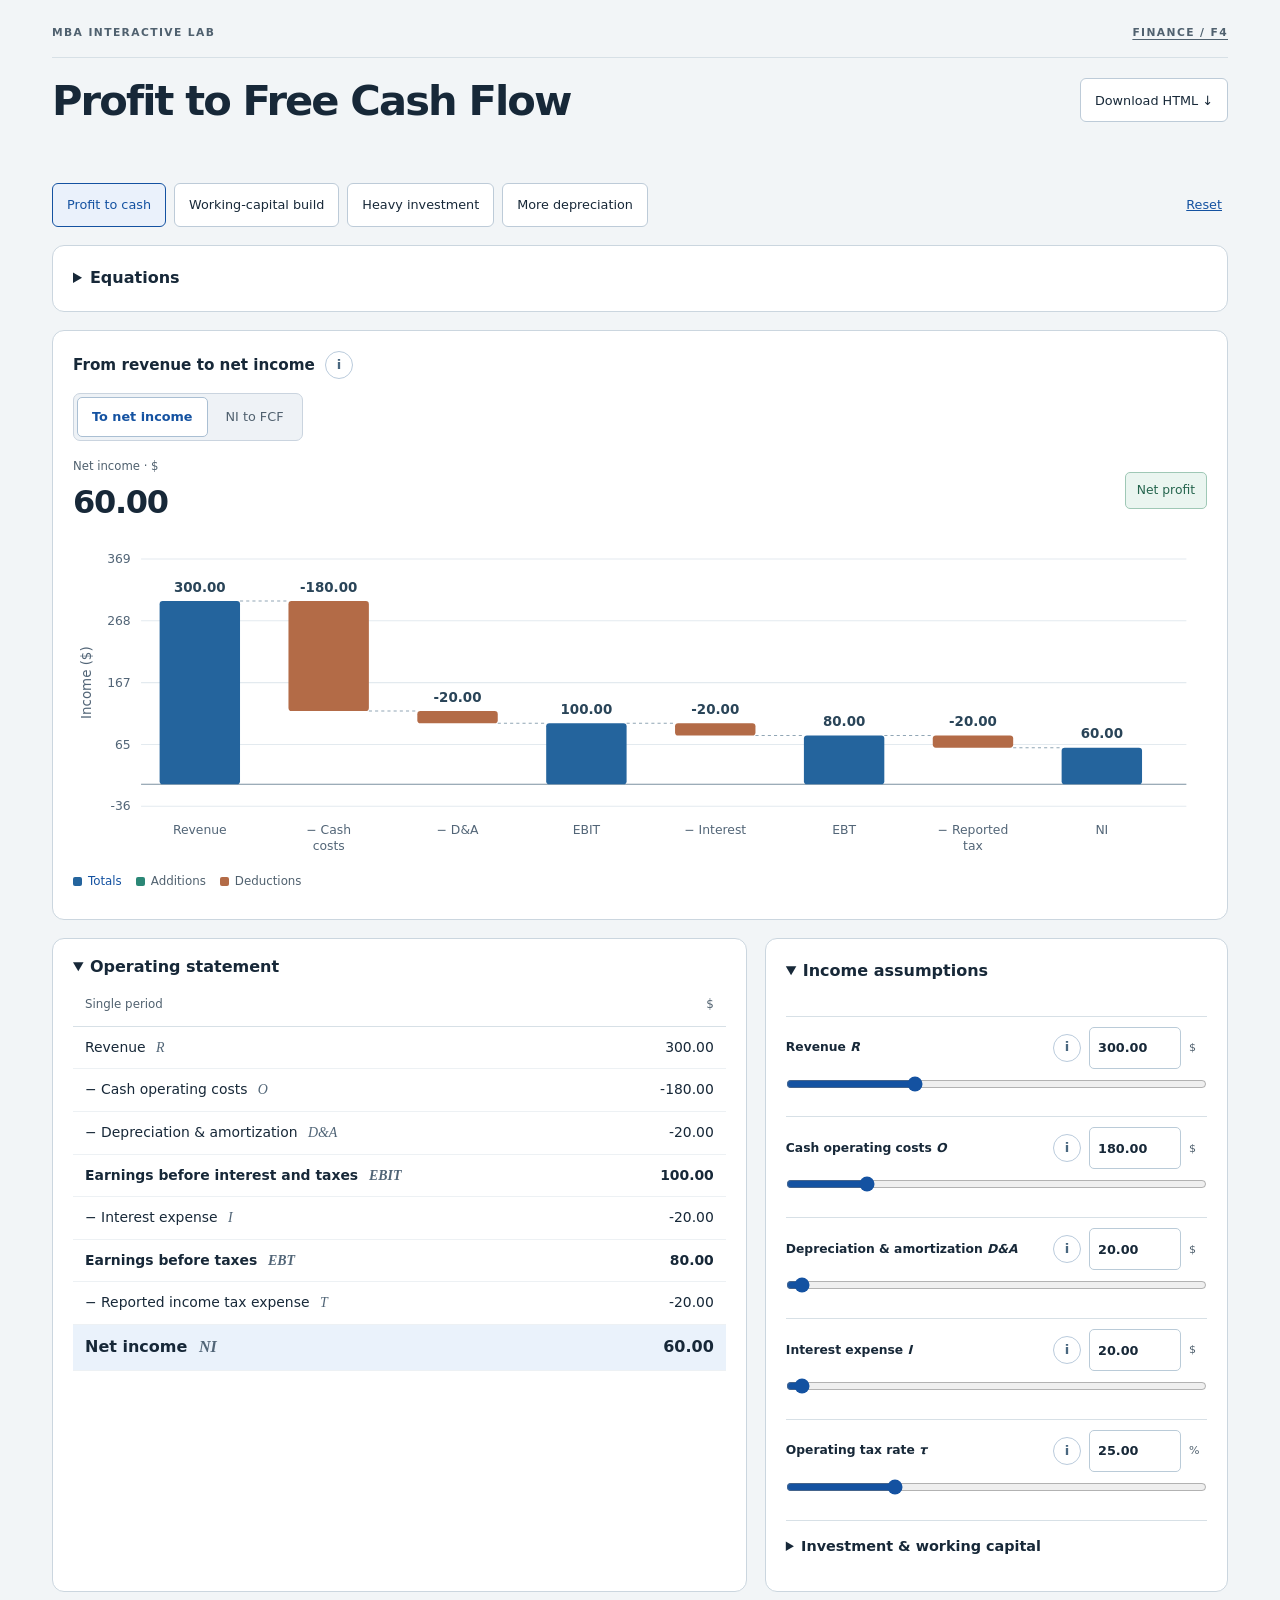
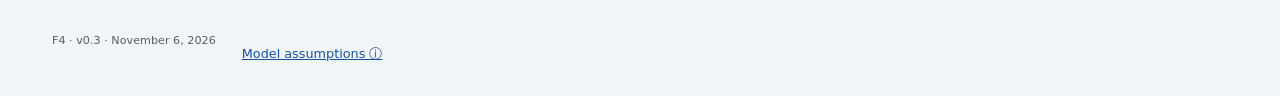
<file: docs/downloads/free-cash-flow.html>
<!doctype html><html lang="en"><head><meta charset="utf-8"><meta name="viewport" content="width=device-width,initial-scale=1"><meta name="description" content="Follow operating income through depreciation, investment and working capital to free cash flow."><link rel="icon" href="data:,"><title>Accounting to Free Cash Flow · Finance Lab</title><style>:root{color-scheme:light;--ink:#172838;--muted:#50616f;--blue:#1452a1;--line:#d7e0e6;--paper:#fff;--wash:#f2f5f7;--radius:12px;font-family:system-ui,-apple-system,BlinkMacSystemFont,"Segoe UI",sans-serif;line-height:1.55;color:var(--ink);background:var(--wash)}
*{box-sizing:border-box}body{margin:0}header,main,footer{max-width:1080px;margin:auto;padding:32px 40px}header{padding-top:56px;padding-bottom:20px}h1{font-size:clamp(2.25rem,5vw,3.7rem);line-height:1.1;letter-spacing:-.045em;margin:10px 0 20px}h2{font-size:1.1rem;line-height:1.35;margin:0 0 6px}p{margin:8px 0;color:var(--muted)}a{color:var(--blue);text-underline-offset:3px}a:focus-visible,summary:focus-visible,button:focus-visible,input:focus-visible{outline:3px solid #a5480b;outline-offset:4px}.eyebrow{font-size:.75rem;font-weight:750;letter-spacing:.16em;color:var(--blue)}.intro{font-size:1.3rem;color:var(--ink)}.instructions{padding:24px 28px;background:var(--paper);border:1px solid var(--line);border-radius:var(--radius);margin-bottom:36px}.instructions ol{padding-left:22px}.instructions li{margin:8px 0}.instructions p{font-size:.92rem}summary{cursor:pointer;padding:8px 0;min-height:44px;font-weight:650}.section-heading{display:flex;align-items:baseline;justify-content:space-between;gap:12px}.section-heading h2{font-size:1.45rem}.section-heading p{font-size:.85rem}.notice{padding:14px 18px;border-left:3px solid var(--blue);background:#e8eff8;font-size:.94rem}.notice strong{color:var(--ink)}.demo-list{list-style:none;padding:0;margin:24px 0 0}.demo{display:grid;grid-template-columns:36px 1fr auto;gap:16px;padding:24px 0;border-top:1px solid var(--line);align-items:center}.demo p{margin:0;font-size:.95rem}.code{align-self:start;margin-top:2px;font-size:.8rem;color:var(--blue);font-weight:750}.actions{display:flex;align-items:center;gap:10px;flex-wrap:wrap;justify-content:flex-end}.status{font-size:.8rem;font-weight:650;color:var(--muted);border:1px solid var(--line);border-radius:30px;padding:5px 12px}.button{display:inline-flex;align-items:center;justify-content:center;min-height:44px;padding:10px 14px;border-radius:7px;border:1px solid var(--blue);background:var(--blue);color:white;text-decoration:none;font-size:.88rem;font-weight:650}.button.secondary{background:white;color:var(--blue)}.button:hover{filter:brightness(.93)}footer{font-size:.83rem;border-top:1px solid var(--line);padding-bottom:36px}.skip{position:absolute;left:-10000px;top:8px;background:white;padding:12px;z-index:10}.skip:focus{left:12px}.sr-only{position:absolute;width:1px;height:1px;overflow:hidden;clip:rect(0,0,0,0);white-space:nowrap}@media(max-width:680px){header,main,footer{padding-left:20px;padding-right:20px}header{padding-top:32px}.instructions{padding:20px}.demo{grid-template-columns:28px 1fr;gap:10px}.actions{grid-column:2;justify-content:flex-start}.section-heading{align-items:start;flex-direction:column;gap:0}}@media(prefers-reduced-motion:reduce){*,*::before,*::after{animation:none!important;transition:none!important;scroll-behavior:auto!important}}

/* Paired equation rows: keep each value below its symbol, including the result. */
.eq-aligned{display:grid;grid-template-columns:repeat(var(--eq-columns),max-content);column-gap:.38rem;row-gap:.2rem;align-items:baseline;justify-content:start;max-width:100%;min-width:0;overflow-x:auto;padding:5px 3px 9px;margin:4px 0 10px;font-variant-numeric:tabular-nums}
.eq-aligned>.formula,.eq-aligned>.worked,.eq-aligned>.symbolic-equation,.eq-aligned>.live-values,.eq-aligned>.dist-formula,.eq-aligned>.dist-worked{display:contents!important}
.eq-aligned .eq-cell{white-space:nowrap;text-align:center;line-height:1.9;min-width:0}
.eq-aligned .eq-value-cell:not(.eq-operator){min-width:6.8ch}
.eq-aligned .eq-cell .num,.eq-aligned .eq-cell .eq-token,.eq-aligned .eq-cell .term,.eq-aligned .eq-cell .result-value{min-width:0!important;width:auto!important;text-align:center;display:inline}
.eq-aligned .eq-value-cell{font-family:ui-monospace,SFMono-Regular,Consolas,monospace;font-size:.76rem;color:#385269}
.eq-aligned .eq-cell.eq-operator{min-width:0}
@media(max-width:560px){.eq-aligned{column-gap:.25rem}.eq-aligned .eq-value-cell{font-size:.7rem}}

.eq-fraction{display:inline-grid;grid-template-rows:auto auto;line-height:1.4;text-align:center;vertical-align:middle}.eq-fraction>span:first-child{border-bottom:1px solid currentColor;padding:0 4px 2px}.eq-fraction>span:last-child{padding:2px 4px 0}.eq-message{font-size:.76rem;color:var(--muted)}

.eq-inline-atom{display:inline-block;text-align:center;vertical-align:baseline}.eq-fraction{gap:0}.eq-fraction>span{white-space:nowrap}.eq-aligned .eq-cell .eq-fraction{display:inline-grid}

.eq-aligned{width:100%}.equations>div,.equation-grid>div,.equation-grid>article{min-width:0}

.eq-aligned{scrollbar-width:thin;scrollbar-color:#aabac8 #f1f4f6}.eq-aligned:focus-visible{outline:2px solid var(--blue);outline-offset:2px}

/* Shared attention and legend language across the learning collection. */
:root{--attention-wash:#fff1c7;--attention-edge:#c59b3b;--attention-ink:#513d17;--attention-shadow:0 0 0 2px #c59b3b30,0 0 12px #c59b3b20;--legend-paper:#f7f9fc;--legend-line:#d2dce5}
body :is(.eq-token.is-editing,.term.is-editing,[data-edit].editing,[data-symbol].selected,[data-symbol].editing,[data-symbol].symbol-highlight,[data-symbol].is-symbol-highlight,[data-symbols].is-symbol-highlight){background:var(--attention-wash)!important;box-shadow:var(--attention-shadow)!important;color:var(--attention-ink)!important;border-radius:3px;transition-duration:90ms}
body #forecast-table tr.is-editing td,body #forecast-table tr.is-editing th{background:var(--attention-wash)!important}
body .column-wash{fill:var(--attention-wash)}body .bridge-column.input-highlight .column-wash{opacity:.9}body .bridge-column.input-highlight>rect:not(.column-wash){stroke:var(--attention-edge)}body .statement tr.input-highlight{background:var(--attention-wash)}
body .key-row{grid-template-columns:72px minmax(0,1fr);gap:12px;padding:8px 0;border-top:1px solid var(--line);font-size:.79rem;line-height:1.5;align-items:center}
body .key-row button,body .notation-grid .symbol-link{display:inline-block;text-align:center;vertical-align:middle;min-width:64px;min-height:44px;max-width:100%;padding:6px 8px;border:1px solid var(--legend-line);border-radius:6px;background:var(--legend-paper);font:1.02rem/1.4 Georgia,"Times New Roman",serif;color:var(--ink);text-decoration:none;cursor:pointer;transition:background-color .2s,border-color .2s,box-shadow .2s}
body .key-row button:hover,body .notation-grid .symbol-link:hover{background:#edf2f7;border-color:#a9bdcf}
body .key-row button[aria-pressed=true],body .notation-grid .symbol-link[aria-pressed=true]{background:var(--attention-wash);border-color:var(--attention-edge);color:var(--attention-ink);box-shadow:var(--attention-shadow)}
body .key-row small{display:block;margin-top:3px;font-size:.7rem;line-height:1.45;color:var(--muted)}
body .notation-grid dl{grid-template-columns:84px minmax(0,1fr);font-size:.79rem}body .notation-grid dt,body .notation-grid dd{padding:8px 0;border-top:1px solid var(--line);line-height:1.5}
body :is(.key,.notation,.notation-key,.equations)>summary{color:var(--ink);font-size:.82rem;font-weight:650}
body :is(.chart-key,.mix-key,.time-key,.matrix-key,.composition-key){font-size:.74rem;line-height:1.5;color:var(--muted);gap:8px 14px;flex-wrap:wrap}
body :is(.chart-key,.mix-key,.time-key,.matrix-key)>span{display:inline-flex;align-items:center;gap:6px}
body .swatch{width:9px;height:9px;border-radius:2px;flex-shrink:0}
body .swatch.legend-line{width:14px;height:0;border:0;border-top:2px solid #1452a1;border-radius:0;background:none}
body .swatch.legend-dash{width:14px;height:0;border:0;border-top:2px dashed #6d7c89;border-radius:0;background:none}
body .swatch.legend-dot{width:9px;height:9px;border:2px solid #a65d1c;border-radius:50%;background:white}
.swatch.bridge-total{background:#24649d}.swatch.bridge-add{background:#2b8776}.swatch.bridge-deduct{background:#b36b47}
@media(prefers-reduced-motion:reduce){body .key-row button,body .notation-grid .symbol-link{transition:none!important}}

body .key-row button sub,body .key-row button sup,body .notation-grid .symbol-link sub,body .notation-grid .symbol-link sup{font-size:.7em}

.masthead .subject-home{color:inherit;text-decoration:underline;text-underline-offset:3px}.masthead .subject-home:hover{color:var(--blue)}

header,main,footer{max-width:1240px;padding:20px 32px}header{padding-top:25px}.masthead{display:flex;justify-content:space-between;font-size:.67rem;letter-spacing:.13em;border-bottom:1px solid var(--line);padding-bottom:15px;color:var(--muted);font-weight:700}.heading{display:flex;align-items:center;justify-content:space-between;gap:12px}h1{font-size:2.6rem;margin:20px 0}button,input,select{font:inherit;color:inherit}button,summary{cursor:pointer}.action,.preset{border:1px solid #bdcbd8;background:white;border-radius:6px;padding:10px 14px;min-height:44px;font-size:.8rem}.preset[aria-pressed=true]{border-color:var(--blue);background:#eaf1fb;color:var(--blue)}.plain{border:0;background:none;color:var(--blue);text-decoration:underline;min-height:44px;font-size:.8rem}.presets,.presets>div{display:flex;gap:8px;flex-wrap:wrap}.presets{margin-bottom:18px;justify-content:space-between}.panel{background:#fff;border:1px solid #cbd6df;border-radius:12px;padding:20px;min-width:0}.title{display:flex;align-items:center;gap:10px}.title h2{margin:0;font-size:.95rem}.info{flex-shrink:0;border:1px solid #bacbdc;background:#fff;color:#49677f;width:28px;height:28px;border-radius:50%;padding:0;font-size:.82rem;font-weight:700}.equations{display:grid;grid-template-columns:1.6fr 1fr;gap:18px;margin-bottom:18px}.formula{font:1.25rem/1.9 Georgia,serif;margin-top:8px}.formula sub,.formula sup{font-size:.7em}.worked{font: .77rem/2 ui-monospace,monospace;color:#385269;font-variant-numeric:tabular-nums}.term{display:inline-block;white-space:nowrap;margin-right:4px}.num{display:inline-block;min-width:7ch;text-align:right}.key{grid-column:1/-1;border-top:1px solid var(--line)}summary{font-size:.83rem}.key-grid,#key{display:grid;grid-template-columns:1fr 1fr;gap:0 24px}.key-row{display:grid;grid-template-columns:70px 1fr;gap:10px;align-items:center;font-size:.8rem;border-top:1px solid var(--line);padding:8px 0}.key-row button{border:1px solid var(--line);background:white;min-height:44px;font:1.05rem Georgia,serif}.key-row small{display:block;color:var(--muted)}.workspace{display:grid;grid-template-columns:1.6fr 1fr;gap:18px}.result{display:flex;align-items:center;justify-content:space-between;gap:12px;margin:18px 0 0}.result output{display:block;font-size:2.5rem;font-weight:750;letter-spacing:-.04em;font-variant-numeric:tabular-nums}.muted{font-size:.73rem;color:var(--muted)}.badge{font-size:.77rem;padding:8px 11px;border-radius:5px;background:#eaf5f0;border:1px solid #9fc8b6;color:#24644d}.badge.negative{background:#fff0ec;border-color:#dcada2;color:#923f2b}.badge.neutral{background:#f1f3f6;border-color:#bdc9d3;color:#43596c}svg{display:block;width:100%;overflow:visible}.chart-key{display:flex;gap:16px;flex-wrap:wrap;font-size:.7rem;color:var(--muted)}.chart-key span:first-child{color:#1452a1}.control{margin-top:22px}.control-title{display:grid;grid-template-columns:minmax(0,1fr) 28px 88px 56px;gap:8px;align-items:center;font-size:.8rem}.control-title label{font-weight:650}.control-title>span{font-size:.69rem;color:var(--muted)}input[type=number],select{min-width:0;width:100%;height:42px;border:1px solid #bacbd8;border-radius:5px;background:white;padding:6px 8px;font-weight:650;font-variant-numeric:tabular-nums}input[type=range]{width:100%;height:32px;accent-color:var(--blue);margin:8px 0}input[aria-invalid=true]{border-color:#a43b29;background:#fff3f0}.irr-result{margin:26px 0 10px;padding-top:22px;border-top:1px solid var(--line)}.irr-result output{display:block;font-size:1.5rem;font-weight:700;margin:8px 0;font-variant-numeric:tabular-nums}.irr-result p{font-size:.8rem}.selected,.editing{background:#fff0bb!important;box-shadow:0 0 0 2px #dfb54955}.equations [data-symbol]{border-radius:3px;transition:background .6s,box-shadow .6s}#error{padding:12px;border:1px solid #ba5039;background:#fff0ec;margin-bottom:18px;color:#933b29;font-size:.85rem}[hidden]{display:none!important}footer{display:flex;gap:20px;font-size:.7rem;color:var(--muted);border:0}dialog{max-width:460px;width:calc(100% - 36px);border:1px solid #bbcbd9;border-radius:12px;padding:24px;color:var(--ink)}dialog::backdrop{background:#162c4355}dialog p{font-size:.88rem;line-height:1.7}dialog .title{justify-content:space-between}#close{width:44px;height:44px;background:white;border:1px solid var(--line);border-radius:5px;font-size:1.3rem}@media(max-width:900px){.workspace{grid-template-columns:1fr}.equations{grid-template-columns:1fr}.assumptions{display:block}.control-title{grid-template-columns:minmax(0,1fr) 28px 100px 56px}.control{margin-top:14px}}@media(max-width:560px){header,main,footer{padding:16px}.panel{padding:14px}h1{font-size:2rem}.heading{flex-wrap:wrap}.control-title{grid-template-columns:minmax(0,1fr) 26px 75px 48px;gap:5px}#key{grid-template-columns:1fr}.formula{font-size:1.1rem}.worked{font-size:.72rem}.result output{font-size:2.1rem}.timeline .title{flex-wrap:wrap}.masthead{font-size:.6rem}.chart-key{gap:10px}}
.heading h1{font-size:clamp(1.75rem,3.5vw,2.6rem)}.equations{grid-template-columns:1fr 1.45fr}.formula{font-size:1.08rem}.control{margin:13px 0;border-top:1px solid var(--line);padding-top:10px}.control input[type=range]{margin:3px 0 0;height:24px}.control-title{grid-template-columns:minmax(0,1fr) 28px 92px 18px}.tax-note{font-size:.78rem;color:#8f4630}.statement{margin-top:18px;padding-top:0}.statement>summary{font-size:1rem;padding:16px 0}.statement-head{display:flex;justify-content:space-between;color:var(--muted);font-size:.74rem;border-bottom:1px solid var(--line);padding:0 12px 12px}table{width:100%;border-collapse:collapse;font-size:.87rem}th{text-align:left;font-weight:450}td{text-align:right;font-variant-numeric:tabular-nums;width:150px}th,td{padding:10px 12px;border-bottom:1px solid #edf1f4}tr.subtotal th,tr.subtotal td{font-weight:700;border-top:1px solid #afbdc8}tr.final{background:#eaf2fb}tr.final th,tr.final td{font-size:1rem;font-weight:750}th i{font-family:Georgia,serif;margin-left:6px;color:#516577}.memo{margin-top:24px;border-top:2px solid #c8d1d9;padding:16px 12px;color:#6e7f8c;font-size:.76rem;display:flex;justify-content:space-between;gap:16px;flex-wrap:wrap}.memo span{white-space:nowrap}.loss{background:#fff1e9;padding:8px 12px;border-radius:5px}.control-title label{font-size:.77rem}.workspace{grid-template-columns:1.5fr 1fr}.workspace .result{margin-bottom:10px}@media(max-width:900px){.workspace,.equations{grid-template-columns:1fr}.control-title{grid-template-columns:minmax(0,1fr) 28px 100px 18px}}@media(max-width:560px){.formula{font-size:.92rem}.control-title{grid-template-columns:minmax(0,1fr) 26px 85px 18px;gap:6px}th,td{padding:9px 6px}td{width:100px}.memo{padding-left:6px}}

#nopat-formula{margin-top:16px}

.bridge-panel{margin-bottom:18px}.bridge-panel .result{margin:12px 0 0}.bridge-panel output{font-size:2rem}.chart-scroll{overflow-x:auto}.chart-hint{display:none;font-size:.7rem;color:var(--muted)}.assumptions{grid-column:2;grid-row:1}.workspace>.statement{grid-column:1;grid-row:1;margin-top:0}.chart-scroll svg{min-width:850px}@media(max-width:900px){.assumptions,.workspace>.statement{grid-column:auto;grid-row:auto}.chart-hint{display:block}}

.main-inputs>summary{font-size:1rem;padding-top:0;padding-bottom:10px}

.chart-toggle{display:inline-flex;flex-wrap:wrap;gap:3px;padding:3px;margin:14px 0 0;background:#eef2f6;border:1px solid #cad4df;border-radius:7px}.chart-toggle button{min-height:40px;border:1px solid transparent;border-radius:5px;background:transparent;padding:8px 14px;font-size:.8rem;color:var(--muted)}.chart-toggle button[aria-pressed=true]{background:white;border-color:#aabfd3;color:var(--blue);font-weight:650}

.nwc-summary{border-top:1px solid var(--line);padding-top:12px;margin-top:8px}

.column-wash{fill:#ffe7a1;opacity:0;transition:opacity .9s}.bridge-column.input-highlight .column-wash{opacity:.5;transition-duration:.08s}.bridge-column.input-highlight>rect:not(.column-wash){stroke:#b98a20;stroke-width:2}.statement tr{transition:background-color .9s}.statement tr.input-highlight{background:#fff1c7;transition-duration:.08s}

.investment-inputs{border-top:1px solid var(--line);margin-top:12px}.investment-inputs>summary{padding:14px 0;font-size:.9rem}

.panel.equations>summary{font-size:1rem;font-weight:650;min-height:24px;padding:0;cursor:pointer}.panel.equations[open]>summary{margin-bottom:14px}
details.panel.equations{display:block}.equation-content{display:grid;grid-template-columns:1fr 1.45fr;gap:18px}
</style></head><body><a class="skip" href="#main">Skip to cash flow</a><header><div class="masthead"><span>MBA INTERACTIVE LAB</span><a class="subject-home" href="https://bpdiehl.github.io/finance_visualizations/" aria-label="Finance home">FINANCE / F4</a></div><div class="heading"><h1>Profit to Free Cash Flow</h1><button class="action" id="download">Download HTML ↓</button></div></header><main id="main"><div class="presets"><div id="presets"></div><button id="reset" class="plain">Reset</button></div><details class="panel equations" aria-label="Cash flow equations"><summary>Equations</summary><div class="equation-content"><div><div class="title"><h2>Operating profit</h2><button class="info" data-help="profit" aria-label="Explain operating profit">i</button></div><div class="formula" id="profit-formula"></div><div class="worked" id="profit-worked"></div><div class="formula" id="nopat-formula"></div><div class="worked" id="nopat-worked"></div></div><div><div class="title"><h2>Free cash flow</h2><button class="info" data-help="fcf" aria-label="Explain free cash flow">i</button></div><div class="formula" id="fcf-formula"></div><div class="worked" id="fcf-worked"></div></div><details class="key"><summary>Symbols & units</summary><div id="key"></div></details></div></details><div role="alert" id="error" hidden></div><section class="panel bridge-panel"><div class="title bridge-heading"><h2 id="chart-title">From net income to free cash flow</h2><button class="info" data-help="bridge" aria-label="Explain cash flow bridge">i</button></div><div class="chart-toggle" role="group" aria-label="Cash flow chart view"><button data-view="income" aria-pressed="true">To net income</button><button data-view="cash" aria-pressed="false">NI to FCF</button></div><div class="result"><div><span class="muted" id="result-label">Free cash flow · $</span><output id="fcf"></output></div><span id="decision" class="badge"></span></div><div class="chart-scroll" tabindex="0" role="region" aria-label="Net income to free cash flow chart; scroll horizontally on narrow screens"><svg viewBox="0 0 1100 335" id="chart" role="img" aria-label="Net income to free cash flow reconciliation waterfall"></svg></div><div class="chart-key"><span><i class="swatch bridge-total"></i>Totals</span><span><i class="swatch bridge-add"></i>Additions</span><span><i class="swatch bridge-deduct"></i>Deductions</span></div><span class="chart-hint">Scroll chart →</span><p class="tax-note" id="tax-note"></p></section><div class="workspace"><section class="panel assumptions"><details class="main-inputs" open><summary>Income assumptions</summary><div id="controls"></div></details><details class="investment-inputs"><summary>Investment &amp; working capital</summary><div id="investment-controls"></div><div class="nwc-summary"><div class="title"><span class="muted">Change in balance · ΔNWC</span><button class="info" data-help="nwc" aria-label="Explain change in working capital">i</button></div><div class="formula" id="nwc-formula"></div><div class="worked" id="nwc-worked"></div></div></details></section><details class="panel statement" open><summary>Operating statement</summary><div class="statement-head"><span>Single period</span><span>$</span></div><table><caption class="sr-only" id="statement-caption">Operating income reconciled to unlevered free cash flow</caption><tbody id="statement"></tbody></table><div class="memo" id="balances"></div></details></div></main><footer><span>F4 · v0.3 · November 6, 2026</span><button class="plain" data-help="assumptions">Model assumptions ⓘ</button></footer><dialog id="help"><div class="title"><h2 id="help-title"></h2><button id="close" aria-label="Close explanation">×</button></div><p id="help-body"></p></dialog><script>'use strict';
(() => {
 const DEFAULTS=Object.freeze({revenue:300,costs:180,dep:20,interest:20,tax:25,capex:30,opening:100,closing:110});
 const PRESETS=Object.freeze([
  {id:'base',label:'Profit to cash',values:DEFAULTS},
  {id:'stock',label:'Working-capital build',values:{...DEFAULTS,closing:170}},
  {id:'capex',label:'Heavy investment',values:{...DEFAULTS,capex:120}},
  {id:'dep',label:'More depreciation',values:{...DEFAULTS,dep:40}}
 ].map(p=>Object.freeze({...p,values:Object.freeze(p.values)})));
 function validate(s){return !!s&&Object.keys(DEFAULTS).every(k=>typeof s[k]==='number'&&Number.isFinite(s[k])&&s[k]>=0&&s[k]<=(k==='tax'?100:1000));}
 function buildBridge(rows){let cumulative=0;return rows.map(row=>{const start=row.total?0:cumulative,end=row.total?row.value:cumulative+row.value;cumulative=end;return {...row,start,end};});}
 function calculate(s){if(!validate(s))throw new RangeError('Enter nonnegative amounts up to 1,000 and a tax rate between 0% and 100%.');const operatingProfit=s.revenue-s.costs-s.dep,earningsBeforeTax=operatingProfit-s.interest,incomeTaxes=earningsBeforeTax*s.tax/100,netIncome=earningsBeforeTax-incomeTaxes,ebit=netIncome+s.interest+incomeTaxes,taxes=ebit*s.tax/100,nopat=ebit-taxes,change=s.closing-s.opening,fcf=nopat+s.dep-s.capex-change;
 const changes=[{name:'NI',value:netIncome,total:true},{name:'+ Interest',value:s.interest},{name:'+ Reported tax',value:incomeTaxes},{name:'EBIT',value:ebit,total:true},{name:'− Operating tax',value:-taxes},{name:'NOPAT',value:nopat,total:true},{name:'+ D&A',value:s.dep},{name:'− CapEx',value:-s.capex},{name:'− ΔNWC',value:-change},{name:'FCF',value:fcf,total:true}];const bridge=buildBridge(changes),incomeBridge=buildBridge([{name:'Revenue',value:s.revenue,total:true},{name:'− Cash costs',value:-s.costs},{name:'− D&A',value:-s.dep},{name:'EBIT',value:ebit,total:true},{name:'− Interest',value:-s.interest},{name:'EBT',value:earningsBeforeTax,total:true},{name:'− Reported tax',value:-incomeTaxes},{name:'NI',value:netIncome,total:true}]);
 return {ebit,netIncome,incomeTaxes,earningsBeforeTax,taxes,nopat,change,fcf,bridge,incomeBridge};}
 globalThis.DemoModel=Object.freeze({DEFAULTS,PRESETS,validate,calculate});
})();
</script><script>/* A shared grid aligns symbolic and numerical rows; matched fractions share atom widths. */
(() => {
 'use strict';
 function render(target,symbols,rows,symbolicTarget){
  const worked=typeof target==='string'?document.getElementById(target):target;
  let formula=symbolicTarget?(typeof symbolicTarget==='string'?document.getElementById(symbolicTarget):symbolicTarget):worked.previousElementSibling;
  if(!formula||!formula.matches('.formula,.symbolic-equation,.dist-formula')){formula=document.createElement('div');formula.className='formula';worked.before(formula);}
  let grid=formula.parentElement;
  if(!grid.classList.contains('eq-aligned')){grid=document.createElement('div');grid.className='eq-aligned';formula.before(grid);grid.append(formula,worked);}
  const text=html=>{const el=document.createElement('span');el.innerHTML=String(html??'—');return el.textContent.trim();};
  const op=s=>/^(?:[=+−×/(),≈\[\]]|min\(|\(1\s*[+−-]|\)[A-Za-z0-9]+)$/.test(s);
  let nodes=symbols.map((s,i)=>({values:[s,...rows.map(r=>r[i]??'—')]}));
  const raw=node=>node.values?text(node.values[0]):'';
  const opening=node=>/^[([]/.test(raw(node)),closing=node=>/^[)\]]/.test(raw(node));
  function leftOperand(end){let start=end;if(closing(nodes[end])){let depth=1;while(start>0&&depth){start--;if(closing(nodes[start]))depth++;if(opening(nodes[start]))depth--;}}return start;}
  for(let slash=0;slash<nodes.length;slash++){
   if(raw(nodes[slash])!=='/'||slash===0||slash===nodes.length-1)continue;
   let start=leftOperand(slash-1);while(start>1&&raw(nodes[start-1])==='×')start=leftOperand(start-2);
   let end=slash+1;
   if(opening(nodes[end])){let depth=1;while(end<nodes.length-1&&depth){end++;if(opening(nodes[end]))depth++;if(closing(nodes[end]))depth--;}if(end<nodes.length-1&&/^<sup\b/.test(String(nodes[end+1].values?.[0])))end++;}
   let bottom=nodes.slice(slash+1,end+1);if(bottom.length>2&&['(','['].includes(raw(bottom[0]))&&[')',']'].includes(raw(bottom.at(-1))))bottom=bottom.slice(1,-1);
   const fraction={top:nodes.slice(start,slash),bottom};nodes.splice(start,end-start+1,fraction);slash=start;
  }
  function renderNode(node,row){
   if(node.values)return String(node.values[row]??'—');
   const line=parts=>parts.map(part=>{const strings=part.values?.map(text)||[],isOp=strings.length&&op(strings[0]);const width=isOp?Math.max(14,...strings.map(s=>s.length*7)):Math.max(46,...strings.map(s=>s.length*7.7));return `<span class="eq-inline-atom" style="min-width:${width}px">${renderNode(part,row)}</span>`;}).join('');
   return `<span class="eq-fraction"><span>${line(node.top)}</span><span>${line(node.bottom)}</span></span>`;
  }
  grid.tabIndex=0;grid.setAttribute('role','group');grid.setAttribute('aria-label','Equation and current values; scroll horizontally if needed');
  grid.style.setProperty('--eq-columns',nodes.length);
  const cells=row=>nodes.map((node,col)=>`<span class="eq-cell${row?' eq-value-cell':''}${node.values&&op(raw(node))?' eq-operator':''}" style="grid-column:${col+1};grid-row:${row+1}">${renderNode(node,row)}</span>`).join('');
  formula.innerHTML=cells(0);worked.innerHTML=rows.map((r,i)=>cells(i+1)).join('');
 }
 globalThis.EquationLayout=Object.freeze({render});
})();

'use strict';
const M=DemoModel,$=id=>document.getElementById(id),fmt=n=>!Number.isFinite(n)?'—':(Math.abs(n)<1e-8?0:n).toLocaleString('en-US',{minimumFractionDigits:2,maximumFractionDigits:2});
let state={...M.DEFAULTS},chartView='income',current,active=null,timer,held=null,focusBack,editedInput=null;
const symbol=(key,s)=>`<span data-symbol="${key}">${s}</span>`,num=(n,key)=>`<span class="num" data-symbol="${key}">${fmt(n)}</span>`;
const help={profit:['Operating profit','Start with net income NI, then add back interest expense I and reported income tax expense T to recover EBIT. NOPAT applies the operating tax rate τ to EBIT, removing the financing tax shield from operating cash flow. Here NI and reported taxes are derived from revenue, operating costs, depreciation, interest and τ; tax losses are assumed immediately usable.'],fcf:['Free cash flow','Start with NOPAT, add back depreciation and amortization, subtract cash spent on capital assets, and subtract the increase in operating working capital. This is unlevered free cash flow available to all investors. Interest and debt repayments are excluded. A negative amount means operations and investment consume cash in this period; it is not by itself an investment decision.'],bridge:['Reading the bridge','To net income follows revenue minus cash operating costs, D&A, interest and reported taxes. EBT means earnings before taxes. NI to FCF reverses financing effects, applies operating taxes, then adjusts for noncash D&A, CapEx and operating NWC. CapEx and NWC affect FCF without changing NI here. Blue bars are totals, not extra adjustments. Scroll horizontally on small screens.'],revenue:['Revenue · R','Sales recognized in the period. Some sales may not yet be collected; the operating working-capital adjustment accounts for changes in receivables and related balances. Keep the period and dollar scale consistent across all inputs.'],costs:['Cash operating costs · O','Operating expenses other than depreciation, amortization, interest and taxes. Here this is an expense base before working-capital timing adjustments. Changes in operating payables and accruals belong in operating NWC, so they can reconcile recognition with cash payment.'],dep:['Depreciation & amortization · D&A','An accounting expense allocating earlier asset spending across periods. It reduces EBIT and operating taxes. Adding it back reverses the noncash expense, while preserving its tax benefit. Holding other inputs fixed, one extra dollar of deductible depreciation increases FCF only by the tax rate times that dollar.'],interest:['Interest expense · I','Interest reduces net income and reported income taxes. Adding back interest and reported taxes recovers EBIT. NOPAT then uses taxes before interest deductions. Changing interest alone leaves EBIT, NOPAT and unlevered FCF unchanged here. Adjust interest in Main assumptions to explore this reconciliation.'],tax:['Operating tax rate · τ','The tax rate applied to EBIT. For clarity this simple model assumes all deductions and losses can be used immediately against taxable income elsewhere. Negative EBIT therefore creates a tax benefit, disclosed when it occurs. Real carryforwards and tax schedules are outside this pilot.'],capex:['Capital expenditure · CapEx','Cash spent buying or improving long-lived operating assets in this period. Subtract the full cash amount now. Depreciation may spread that asset’s accounting expense over several periods. This pilot excludes asset-sale proceeds; a future salvage example will handle those separately.'],nwc:['Operating net working capital · NWC','Operating receivables, inventory and required operating cash, less operating payables and accruals. Exclude excess cash and interest-bearing debt. ΔNWC is closing balance minus opening balance. Increasing this balance ties up cash; decreasing it releases cash. These inputs are balances, not cash-flow deductions by themselves.'],assumptions:['Model assumptions','One period; all amounts in the same illustrative dollars. Unlevered FCF excludes financing flows. Depreciation is fully deductible; tax losses can be used immediately. Opening and closing NWC are operating balances. No asset sales, deferred taxes, carryforwards or automatic depreciation schedule. Profitability and FCF are different measures; value requires considering future cash flows and risk.']};
const inputs=[['revenue','Revenue','R','revenue'],['costs','Cash operating costs','O','costs'],['dep','Depreciation & amortization','D&A','dep'],['interest','Interest expense','I','interest'],['tax','Operating tax rate','τ','tax'],['capex','Capital expenditure','CapEx','capex'],['opening','Opening operating NWC','NWC₀','nwc'],['closing','Closing operating NWC','NWC₁','nwc']];
function control([id,label,s,key]){return `<div class="control"><div class="control-title"><label for="${id}">${label} <i>${s}</i></label><button class="info" data-help="${key}" aria-label="Explain ${label.toLowerCase()}">i</button><input id="${id}" type="number" min="0" max="${id==='tax'?100:1000}" step="1" value="${state[id]}" aria-label="${label}"><span>${id==='tax'?'%':'$'}</span></div><input id="${id}-range" type="range" min="0" max="${id==='tax'?100:1000}" step="1" value="${state[id]}" aria-label="${label} slider"></div>`;}
$('controls').innerHTML=inputs.slice(0,5).map(control).join('');$('investment-controls').innerHTML=inputs.slice(5).map(control).join('');
$('profit-formula').innerHTML=`${symbol('EBIT','EBIT')} = ${symbol('NI','NI')} + ${symbol('I','I')} + ${symbol('T','T')}`;
$('nopat-formula').innerHTML=`${symbol('NOPAT','NOPAT')} = ${symbol('EBIT','EBIT')}(1 − ${symbol('rate','τ')})`;
$('fcf-formula').innerHTML=`${symbol('FCF','FCF')} = ${symbol('NOPAT','NOPAT')} + ${symbol('DA','D&A')} − ${symbol('capex','CapEx')} − ${symbol('delta','ΔNWC')}`;
const keys=[['NI','NI','Net income after interest and income taxes','$ / period'],['I','I','Interest expense','$ / period'],['T','T','Reported income tax expense (benefit if negative)','$ / period'],['DA','D&A','Depreciation and amortization','$ / period'],['EBIT','EBIT','Earnings before interest and taxes','$ / period'],['rate','τ','Operating tax rate','%'],['NOPAT','NOPAT','Net operating profit after tax','$ / period'],['capex','CapEx','Capital expenditure','$ / period'],['delta','ΔNWC','Increase in operating net working capital','$ / period'],['FCF','FCF','Unlevered free cash flow','$ / period']];
$('key').innerHTML=keys.map(([k,s,n,u])=>`<div class="key-row"><button data-key="${k}" aria-pressed="false">${s}</button><span>${n}<small>${u}</small></span></div>`).join('');
$('presets').innerHTML=M.PRESETS.map((p,i)=>`<button class="preset" data-preset="${p.id}" aria-pressed="${i===0}">${p.label}</button>`).join('');
function mark(k){document.querySelectorAll('.equations [data-symbol]').forEach(el=>el.classList.toggle('selected',el.dataset.symbol===k));document.querySelectorAll('[data-key]').forEach(el=>el.setAttribute('aria-pressed',String(el.dataset.key===k)));}
function glow(k,input){if(input)editedInput=input;clearTimeout(timer);mark(k);highlightLinks();if(!held)timer=setTimeout(()=>{editedInput=null;mark(active);highlightLinks();},900);}
function highlightLinks(){document.querySelectorAll('[data-inputs]').forEach(el=>el.classList.toggle('input-highlight',!!editedInput&&el.dataset.inputs.split(' ').includes(editedInput)));}
function svg(tag,attrs={},text){const e=document.createElementNS('http://www.w3.org/2000/svg',tag);for(const[k,v]of Object.entries(attrs))e.setAttribute(k,v);if(text!==undefined)e.textContent=text;return e;}
function graph(){
 const root=$('chart');root.replaceChildren();if(!current)return;
 const b=chartView==='income'?current.incomeBridge:current.bridge,values=b.flatMap(row=>[row.start,row.end]),low=Math.min(0,...values),high=Math.max(0,...values),span=high-low||1,min=low-.12*span,max=high+.23*span,y=v=>270-(v-min)/(max-min)*240;
 root.append(svg('title',{},b.map(row=>`${row.name}: ${fmt(row.value)}`).join('; ')));
 for(let i=0;i<=4;i++){const v=min+(max-min)*i/4;root.append(svg('line',{x1:66,x2:1080,y1:y(v),y2:y(v),stroke:'#e3eaef'}),svg('text',{x:56,y:y(v)+4,'text-anchor':'end',fill:'#526577','font-size':12},v.toFixed(0)));}
 root.append(svg('line',{x1:66,x2:1080,y1:y(0),y2:y(0),stroke:'#7b91a0'}));
 b.forEach((row,i)=>{
  const link=chartView==='income'?['revenue','costs','dep','','interest','','tax','']:['revenue costs dep interest tax','interest','tax','','tax','','dep','capex','opening closing',''];const group=svg('g',{'data-inputs':link[i],class:'bridge-column'});const step=1000/b.length,width=Math.min(78,step*.66),x=84+i*step,color=row.total?'#24649d':row.value>=0?'#2b8776':'#b36b47',rect=svg('rect',{x,y:Math.min(y(row.start),y(row.end)),width,height:Math.max(1,Math.abs(y(row.end)-y(row.start))),fill:color,rx:3});
  rect.append(svg('title',{},`${row.name}: ${fmt(row.value)}`));group.append(svg('rect',{class:'column-wash',x:x-8,y:22,width:width+16,height:300,rx:5}),rect,svg('text',{x:x+width/2,y:Math.min(y(row.start),y(row.end))-9,'text-anchor':'middle',fill:'#294458','font-size':13,'font-weight':650},fmt(row.value)));
  const label=svg('text',{x:x+width/2,y:297,'text-anchor':'middle',fill:'#526577','font-size':12});const parts=row.name.includes('tax')?row.name.replace(' tax','|tax').split('|'):row.name.includes('costs')?row.name.replace(' costs','|costs').split('|'):[row.name];parts.forEach((line,j)=>label.append(svg('tspan',{x:x+width/2,dy:j?15:0},line)));group.append(label);root.append(group);
  if(i<b.length-1)root.append(svg('line',{x1:x+width,x2:x+step,y1:y(row.end),y2:y(row.end),stroke:'#91a6b5','stroke-dasharray':'3 3'}));
 });
 root.append(svg('text',{transform:'translate(17 150) rotate(-90)','text-anchor':'middle',fill:'#526577','font-size':13},chartView==='income'?'Income ($)':'Cash flow ($)'));
}
function render(){const valid=M.validate(state);current=valid?M.calculate(state):null;$('error').hidden=valid;$('error').textContent=valid?'':'Enter amounts from 0 to 1,000 and a tax rate from 0% to 100%.';$('download').disabled=!valid;inputs.forEach(([id])=>$(id).setAttribute('aria-invalid',String(!Number.isFinite(state[id])||state[id]<0||state[id]>(id==='tax'?100:1000))));
 const pair=(id,symbols,values)=>EquationLayout.render(id,symbols,current?[values]:[]);
 pair('profit-worked',[symbol('EBIT','EBIT'),'=',symbol('NI','NI'),'+',symbol('I','I'),'+',symbol('T','T')],[num(current?.ebit,'EBIT'),'=',num(current?.netIncome,'NI'),'+',num(state.interest,'I'),'+',num(current?.incomeTaxes,'T')]);
 pair('nopat-worked',[symbol('NOPAT','NOPAT'),'=',symbol('EBIT','EBIT'),'×','(1 −',symbol('rate','τ'),')'],[num(current?.nopat,'NOPAT'),'=',num(current?.ebit,'EBIT'),'×','(1 −',num(state.tax,'rate')+'%',')']);
 pair('fcf-worked',[symbol('FCF','FCF'),'=',symbol('NOPAT','NOPAT'),'+',symbol('DA','D&A'),'−',symbol('capex','CapEx'),'−',symbol('delta','ΔNWC')],[num(current?.fcf,'FCF'),'=',num(current?.nopat,'NOPAT'),'+',num(state.dep,'DA'),'−',num(state.capex,'capex'),'−',num(current?.change,'delta')]);
 EquationLayout.render('nwc-worked',[symbol('delta','ΔNWC'),'=',symbol('closing','NWC<sub>1</sub>'),'−',symbol('opening','NWC<sub>0</sub>')],current?[[num(current.change,'delta'),'=',num(state.closing,'closing'),'−',num(state.opening,'opening')]]:[]);
 const incomeView=chartView==='income',result=current?(incomeView?current.netIncome:current.fcf):null;
 $('chart-title').textContent=incomeView?'From revenue to net income':'From net income to free cash flow';$('result-label').textContent=incomeView?'Net income · $':'Free cash flow · $';
 $('chart').setAttribute('aria-label',incomeView?'Revenue to net income reconciliation waterfall':'Net income to free cash flow reconciliation waterfall');document.querySelector('.chart-scroll').setAttribute('aria-label',(incomeView?'Revenue to net income':'Net income to free cash flow')+' chart; scroll horizontally on narrow screens');
 document.querySelectorAll('[data-view]').forEach(el=>el.setAttribute('aria-pressed',String(el.dataset.view===chartView)));
 $('fcf').textContent=current?fmt(result):'—';$('decision').textContent=!current?'Check inputs':Math.abs(result)<1e-8?(incomeView?'Break-even':'Cash neutral'):incomeView?(result<0?'Net loss':'Net profit'):(result<0?'Consumes cash':'Generates cash');$('decision').className='badge '+(!current||Math.abs(result)<1e-8?'neutral':result<0?'negative':'');
 const loss=current&&(incomeView?current.earningsBeforeTax<0:current.ebit<0);$('tax-note').textContent=loss?'Tax benefit assumes this loss can be used immediately.':'';$('tax-note').className='tax-note '+(loss?'loss':'');
 const cashRows=current?[['Net income','NI',current.netIncome],['+ Interest expense','I',state.interest],[current.incomeTaxes<0?'− Reported income tax benefit':'+ Reported income tax expense','T',current.incomeTaxes],['Earnings before interest and taxes','EBIT',current.ebit,'subtotal'],[current.taxes<0?'+ Operating tax benefit':'− Operating taxes','',-current.taxes],['Net operating profit after tax','NOPAT',current.nopat,'subtotal'],['+ Depreciation & amortization','D&A',state.dep],['− Capital expenditure','CapEx',-state.capex],['− Increase in operating NWC','ΔNWC',-current.change],['Unlevered free cash flow','FCF',current.fcf,'final']]:[];
 const incomeRows=current?[["Revenue","R",state.revenue],["− Cash operating costs","O",-state.costs],["− Depreciation & amortization","D&A",-state.dep],["Earnings before interest and taxes","EBIT",current.ebit,"subtotal"],["− Interest expense","I",-state.interest],["Earnings before taxes","EBT",current.earningsBeforeTax,"subtotal"],[current.incomeTaxes<0?"+ Reported income tax benefit":"− Reported income tax expense","T",-current.incomeTaxes],["Net income","NI",current.netIncome,"final"]]:[];
 $('statement-caption').textContent=incomeView?'Operating income statement':'Net income reconciled to unlevered free cash flow';$('balances').hidden=incomeView;
 const rows=incomeView?incomeRows:cashRows,rowLinks=incomeView?['revenue','costs','dep','','interest','','tax','']:['revenue costs dep interest tax','interest','tax','','tax','','dep','capex','opening closing',''];
 $('statement').innerHTML=rows.map(([label,s,n,c],idx)=>`<tr data-inputs="${rowLinks[idx]}" class="${c||''}"><th scope="row">${label} <i>${s}</i></th><td>${fmt(n)}</td></tr>`).join('');$('balances').innerHTML=current?`<span>Opening operating NWC · NWC₀ <b>${fmt(state.opening)}</b></span><span>Closing operating NWC · NWC₁ <b>${fmt(state.closing)}</b></span>`:'';graph();mark(active);highlightLinks();
}
function sync(){inputs.forEach(([id])=>{$(id).value=state[id].toFixed(2);$(id+'-range').value=state[id];});render();}
inputs.forEach(([id,,,key])=>{for(const name of[id,id+'-range'])$(name).addEventListener('input',()=>{state[id]=$(name).value===''?NaN:Number($(name).value);if(Number.isFinite(state[id]))$(name===id?id+'-range':id).value=name===id?state[id]:state[id].toFixed(2);document.querySelectorAll('[data-preset]').forEach(el=>el.setAttribute('aria-pressed','false'));render();glow(id==='opening'||id==='closing'?'delta':id==='revenue'?'NI':id==='costs'?'NI':id==='dep'?'DA':id==='tax'?'rate':id==='interest'?'I':'capex',id);});$(id).addEventListener('blur',()=>{if(Number.isFinite(state[id]))$(id).value=state[id].toFixed(2);});});
document.querySelectorAll('[data-view]').forEach(el=>el.addEventListener('click',()=>{chartView=el.dataset.view;document.querySelector('.chart-scroll').scrollLeft=0;render();}));
function preset(p){state={...p.values};active=null;editedInput=null;sync();document.querySelectorAll('[data-preset]').forEach(el=>el.setAttribute('aria-pressed',String(el.dataset.preset===p.id)));}
document.querySelectorAll('[data-preset]').forEach(el=>el.addEventListener('click',()=>preset(M.PRESETS.find(p=>p.id===el.dataset.preset))));$('reset').addEventListener('click',()=>{chartView='income';document.querySelector('.chart-scroll').scrollLeft=0;preset(M.PRESETS[0]);});
document.querySelectorAll('[data-key]').forEach(el=>{el.addEventListener('click',()=>{active=active===el.dataset.key?null:el.dataset.key;mark(active);});el.addEventListener('mouseenter',()=>mark(el.dataset.key));el.addEventListener('mouseleave',()=>mark(active));el.addEventListener('focus',()=>mark(el.dataset.key));el.addEventListener('blur',()=>mark(active));});
document.querySelectorAll('[data-help]').forEach(el=>el.addEventListener('click',()=>{focusBack=el;const [title,body]=help[el.dataset.help];$('help-title').textContent=title;$('help-body').textContent=body;$('help').showModal();}));$('close').addEventListener('click',()=>$('help').close());$('help').addEventListener('close',()=>focusBack?.focus());
$('download').addEventListener('click',()=>{if(!current)return;const url=URL.createObjectURL(new Blob(['<!doctype html>\n'+document.documentElement.outerHTML],{type:'text/html'})),a=document.createElement('a');a.href=url;a.download='free-cash-flow.html';a.click();setTimeout(()=>URL.revokeObjectURL(url),1000);});sync();

const editKeys={revenue:'NI',costs:'NI',dep:'DA',tax:'rate',interest:'I',capex:'capex',opening:'delta',closing:'delta'};document.addEventListener('pointerdown',e=>{if(e.target.matches('input[type=range]')){held=editKeys[e.target.id.replace('-range','')];glow(held,e.target.id.replace('-range',''));}});document.addEventListener('pointerup',()=>{const key=held;held=null;if(key)glow(key);});

document.addEventListener('pointercancel',()=>{const key=held;held=null;if(key)glow(key);});
</script></body></html>
</file>
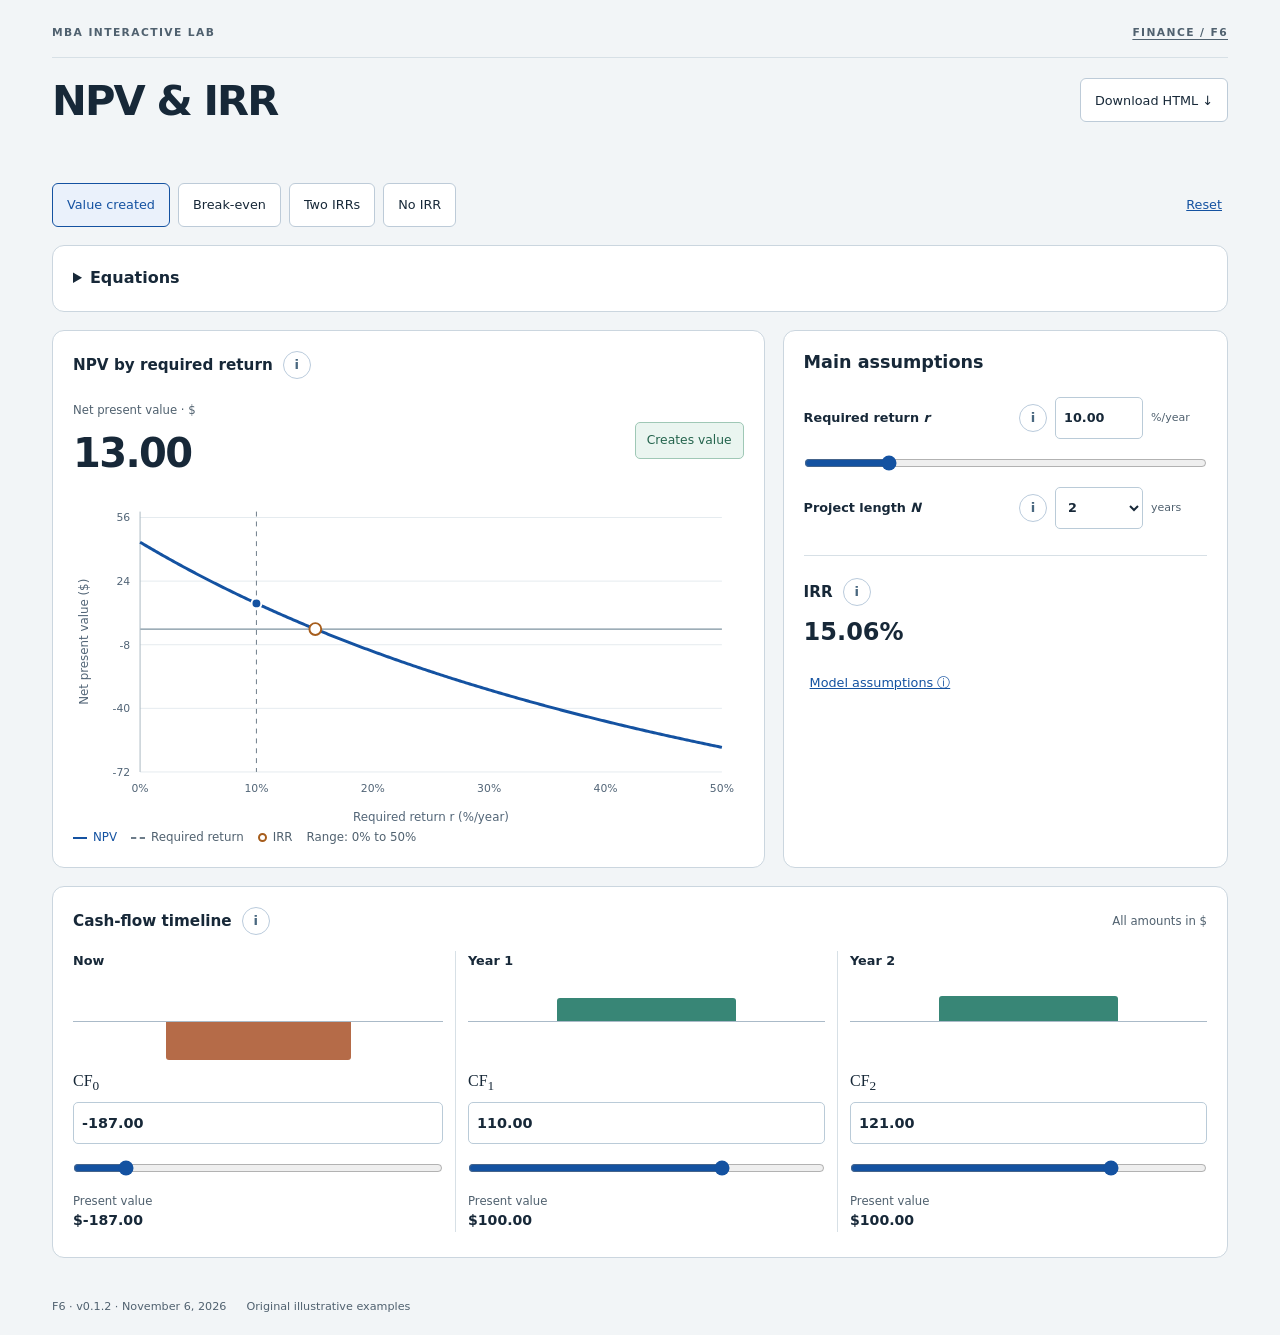
<file: docs/downloads/npv-irr.html>
<!doctype html><html lang="en"><head><meta charset="utf-8"><meta name="viewport" content="width=device-width,initial-scale=1"><meta name="description" content="Explore project cash flows, net present value and multiple internal rates of return."><link rel="icon" href="data:,"><title>NPV & IRR · Finance Lab</title><style>:root{color-scheme:light;--ink:#172838;--muted:#50616f;--blue:#1452a1;--line:#d7e0e6;--paper:#fff;--wash:#f2f5f7;--radius:12px;font-family:system-ui,-apple-system,BlinkMacSystemFont,"Segoe UI",sans-serif;line-height:1.55;color:var(--ink);background:var(--wash)}
*{box-sizing:border-box}body{margin:0}header,main,footer{max-width:1080px;margin:auto;padding:32px 40px}header{padding-top:56px;padding-bottom:20px}h1{font-size:clamp(2.25rem,5vw,3.7rem);line-height:1.1;letter-spacing:-.045em;margin:10px 0 20px}h2{font-size:1.1rem;line-height:1.35;margin:0 0 6px}p{margin:8px 0;color:var(--muted)}a{color:var(--blue);text-underline-offset:3px}a:focus-visible,summary:focus-visible,button:focus-visible,input:focus-visible{outline:3px solid #a5480b;outline-offset:4px}.eyebrow{font-size:.75rem;font-weight:750;letter-spacing:.16em;color:var(--blue)}.intro{font-size:1.3rem;color:var(--ink)}.instructions{padding:24px 28px;background:var(--paper);border:1px solid var(--line);border-radius:var(--radius);margin-bottom:36px}.instructions ol{padding-left:22px}.instructions li{margin:8px 0}.instructions p{font-size:.92rem}summary{cursor:pointer;padding:8px 0;min-height:44px;font-weight:650}.section-heading{display:flex;align-items:baseline;justify-content:space-between;gap:12px}.section-heading h2{font-size:1.45rem}.section-heading p{font-size:.85rem}.notice{padding:14px 18px;border-left:3px solid var(--blue);background:#e8eff8;font-size:.94rem}.notice strong{color:var(--ink)}.demo-list{list-style:none;padding:0;margin:24px 0 0}.demo{display:grid;grid-template-columns:36px 1fr auto;gap:16px;padding:24px 0;border-top:1px solid var(--line);align-items:center}.demo p{margin:0;font-size:.95rem}.code{align-self:start;margin-top:2px;font-size:.8rem;color:var(--blue);font-weight:750}.actions{display:flex;align-items:center;gap:10px;flex-wrap:wrap;justify-content:flex-end}.status{font-size:.8rem;font-weight:650;color:var(--muted);border:1px solid var(--line);border-radius:30px;padding:5px 12px}.button{display:inline-flex;align-items:center;justify-content:center;min-height:44px;padding:10px 14px;border-radius:7px;border:1px solid var(--blue);background:var(--blue);color:white;text-decoration:none;font-size:.88rem;font-weight:650}.button.secondary{background:white;color:var(--blue)}.button:hover{filter:brightness(.93)}footer{font-size:.83rem;border-top:1px solid var(--line);padding-bottom:36px}.skip{position:absolute;left:-10000px;top:8px;background:white;padding:12px;z-index:10}.skip:focus{left:12px}.sr-only{position:absolute;width:1px;height:1px;overflow:hidden;clip:rect(0,0,0,0);white-space:nowrap}@media(max-width:680px){header,main,footer{padding-left:20px;padding-right:20px}header{padding-top:32px}.instructions{padding:20px}.demo{grid-template-columns:28px 1fr;gap:10px}.actions{grid-column:2;justify-content:flex-start}.section-heading{align-items:start;flex-direction:column;gap:0}}@media(prefers-reduced-motion:reduce){*,*::before,*::after{animation:none!important;transition:none!important;scroll-behavior:auto!important}}

/* Paired equation rows: keep each value below its symbol, including the result. */
.eq-aligned{display:grid;grid-template-columns:repeat(var(--eq-columns),max-content);column-gap:.38rem;row-gap:.2rem;align-items:baseline;justify-content:start;max-width:100%;min-width:0;overflow-x:auto;padding:5px 3px 9px;margin:4px 0 10px;font-variant-numeric:tabular-nums}
.eq-aligned>.formula,.eq-aligned>.worked,.eq-aligned>.symbolic-equation,.eq-aligned>.live-values,.eq-aligned>.dist-formula,.eq-aligned>.dist-worked{display:contents!important}
.eq-aligned .eq-cell{white-space:nowrap;text-align:center;line-height:1.9;min-width:0}
.eq-aligned .eq-value-cell:not(.eq-operator){min-width:6.8ch}
.eq-aligned .eq-cell .num,.eq-aligned .eq-cell .eq-token,.eq-aligned .eq-cell .term,.eq-aligned .eq-cell .result-value{min-width:0!important;width:auto!important;text-align:center;display:inline}
.eq-aligned .eq-value-cell{font-family:ui-monospace,SFMono-Regular,Consolas,monospace;font-size:.76rem;color:#385269}
.eq-aligned .eq-cell.eq-operator{min-width:0}
@media(max-width:560px){.eq-aligned{column-gap:.25rem}.eq-aligned .eq-value-cell{font-size:.7rem}}

.eq-fraction{display:inline-grid;grid-template-rows:auto auto;line-height:1.4;text-align:center;vertical-align:middle}.eq-fraction>span:first-child{border-bottom:1px solid currentColor;padding:0 4px 2px}.eq-fraction>span:last-child{padding:2px 4px 0}.eq-message{font-size:.76rem;color:var(--muted)}

.eq-inline-atom{display:inline-block;text-align:center;vertical-align:baseline}.eq-fraction{gap:0}.eq-fraction>span{white-space:nowrap}.eq-aligned .eq-cell .eq-fraction{display:inline-grid}

.eq-aligned{width:100%}.equations>div,.equation-grid>div,.equation-grid>article{min-width:0}

.eq-aligned{scrollbar-width:thin;scrollbar-color:#aabac8 #f1f4f6}.eq-aligned:focus-visible{outline:2px solid var(--blue);outline-offset:2px}

/* Shared attention and legend language across the learning collection. */
:root{--attention-wash:#fff1c7;--attention-edge:#c59b3b;--attention-ink:#513d17;--attention-shadow:0 0 0 2px #c59b3b30,0 0 12px #c59b3b20;--legend-paper:#f7f9fc;--legend-line:#d2dce5}
body :is(.eq-token.is-editing,.term.is-editing,[data-edit].editing,[data-symbol].selected,[data-symbol].editing,[data-symbol].symbol-highlight,[data-symbol].is-symbol-highlight,[data-symbols].is-symbol-highlight){background:var(--attention-wash)!important;box-shadow:var(--attention-shadow)!important;color:var(--attention-ink)!important;border-radius:3px;transition-duration:90ms}
body #forecast-table tr.is-editing td,body #forecast-table tr.is-editing th{background:var(--attention-wash)!important}
body .column-wash{fill:var(--attention-wash)}body .bridge-column.input-highlight .column-wash{opacity:.9}body .bridge-column.input-highlight>rect:not(.column-wash){stroke:var(--attention-edge)}body .statement tr.input-highlight{background:var(--attention-wash)}
body .key-row{grid-template-columns:72px minmax(0,1fr);gap:12px;padding:8px 0;border-top:1px solid var(--line);font-size:.79rem;line-height:1.5;align-items:center}
body .key-row button,body .notation-grid .symbol-link{display:inline-block;text-align:center;vertical-align:middle;min-width:64px;min-height:44px;max-width:100%;padding:6px 8px;border:1px solid var(--legend-line);border-radius:6px;background:var(--legend-paper);font:1.02rem/1.4 Georgia,"Times New Roman",serif;color:var(--ink);text-decoration:none;cursor:pointer;transition:background-color .2s,border-color .2s,box-shadow .2s}
body .key-row button:hover,body .notation-grid .symbol-link:hover{background:#edf2f7;border-color:#a9bdcf}
body .key-row button[aria-pressed=true],body .notation-grid .symbol-link[aria-pressed=true]{background:var(--attention-wash);border-color:var(--attention-edge);color:var(--attention-ink);box-shadow:var(--attention-shadow)}
body .key-row small{display:block;margin-top:3px;font-size:.7rem;line-height:1.45;color:var(--muted)}
body .notation-grid dl{grid-template-columns:84px minmax(0,1fr);font-size:.79rem}body .notation-grid dt,body .notation-grid dd{padding:8px 0;border-top:1px solid var(--line);line-height:1.5}
body :is(.key,.notation,.notation-key,.equations)>summary{color:var(--ink);font-size:.82rem;font-weight:650}
body :is(.chart-key,.mix-key,.time-key,.matrix-key,.composition-key){font-size:.74rem;line-height:1.5;color:var(--muted);gap:8px 14px;flex-wrap:wrap}
body :is(.chart-key,.mix-key,.time-key,.matrix-key)>span{display:inline-flex;align-items:center;gap:6px}
body .swatch{width:9px;height:9px;border-radius:2px;flex-shrink:0}
body .swatch.legend-line{width:14px;height:0;border:0;border-top:2px solid #1452a1;border-radius:0;background:none}
body .swatch.legend-dash{width:14px;height:0;border:0;border-top:2px dashed #6d7c89;border-radius:0;background:none}
body .swatch.legend-dot{width:9px;height:9px;border:2px solid #a65d1c;border-radius:50%;background:white}
.swatch.bridge-total{background:#24649d}.swatch.bridge-add{background:#2b8776}.swatch.bridge-deduct{background:#b36b47}
@media(prefers-reduced-motion:reduce){body .key-row button,body .notation-grid .symbol-link{transition:none!important}}

body .key-row button sub,body .key-row button sup,body .notation-grid .symbol-link sub,body .notation-grid .symbol-link sup{font-size:.7em}

.masthead .subject-home{color:inherit;text-decoration:underline;text-underline-offset:3px}.masthead .subject-home:hover{color:var(--blue)}

header,main,footer{max-width:1240px;padding:20px 32px}header{padding-top:25px}.masthead{display:flex;justify-content:space-between;font-size:.67rem;letter-spacing:.13em;border-bottom:1px solid var(--line);padding-bottom:15px;color:var(--muted);font-weight:700}.heading{display:flex;align-items:center;justify-content:space-between;gap:12px}h1{font-size:2.6rem;margin:20px 0}button,input,select{font:inherit;color:inherit}button,summary{cursor:pointer}.action,.preset{border:1px solid #bdcbd8;background:white;border-radius:6px;padding:10px 14px;min-height:44px;font-size:.8rem}.preset[aria-pressed=true]{border-color:var(--blue);background:#eaf1fb;color:var(--blue)}.plain{border:0;background:none;color:var(--blue);text-decoration:underline;min-height:44px;font-size:.8rem}.presets,.presets>div{display:flex;gap:8px;flex-wrap:wrap}.presets{margin-bottom:18px;justify-content:space-between}.panel{background:#fff;border:1px solid #cbd6df;border-radius:12px;padding:20px;min-width:0}.title{display:flex;align-items:center;gap:10px}.title h2{margin:0;font-size:.95rem}.info{flex-shrink:0;border:1px solid #bacbdc;background:#fff;color:#49677f;width:28px;height:28px;border-radius:50%;padding:0;font-size:.82rem;font-weight:700}.equations{display:grid;grid-template-columns:1.6fr 1fr;gap:18px;margin-bottom:18px}.formula{font:1.25rem/1.9 Georgia,serif;margin-top:8px}.formula sub,.formula sup{font-size:.7em}.worked{font: .77rem/2 ui-monospace,monospace;color:#385269;font-variant-numeric:tabular-nums}.term{display:inline-block;white-space:nowrap;margin-right:4px}.num{display:inline-block;min-width:7ch;text-align:right}.key{grid-column:1/-1;border-top:1px solid var(--line)}summary{font-size:.83rem}.key-grid,#key{display:grid;grid-template-columns:1fr 1fr;gap:0 24px}.key-row{display:grid;grid-template-columns:70px 1fr;gap:10px;align-items:center;font-size:.8rem;border-top:1px solid var(--line);padding:8px 0}.key-row button{border:1px solid var(--line);background:white;min-height:44px;font:1.05rem Georgia,serif}.key-row small{display:block;color:var(--muted)}.workspace{display:grid;grid-template-columns:1.6fr 1fr;gap:18px}.result{display:flex;align-items:center;justify-content:space-between;gap:12px;margin:18px 0 0}.result output{display:block;font-size:2.5rem;font-weight:750;letter-spacing:-.04em;font-variant-numeric:tabular-nums}.muted{font-size:.73rem;color:var(--muted)}.badge{font-size:.77rem;padding:8px 11px;border-radius:5px;background:#eaf5f0;border:1px solid #9fc8b6;color:#24644d}.badge.negative{background:#fff0ec;border-color:#dcada2;color:#923f2b}.badge.neutral{background:#f1f3f6;border-color:#bdc9d3;color:#43596c}svg{display:block;width:100%;overflow:visible}.chart-key{display:flex;gap:16px;flex-wrap:wrap;font-size:.7rem;color:var(--muted)}.chart-key span:first-child{color:#1452a1}.control{margin-top:22px}.control-title{display:grid;grid-template-columns:minmax(0,1fr) 28px 88px 56px;gap:8px;align-items:center;font-size:.8rem}.control-title label{font-weight:650}.control-title>span{font-size:.69rem;color:var(--muted)}input[type=number],select{min-width:0;width:100%;height:42px;border:1px solid #bacbd8;border-radius:5px;background:white;padding:6px 8px;font-weight:650;font-variant-numeric:tabular-nums}input[type=range]{width:100%;height:32px;accent-color:var(--blue);margin:8px 0}input[aria-invalid=true]{border-color:#a43b29;background:#fff3f0}.irr-result{margin:26px 0 10px;padding-top:22px;border-top:1px solid var(--line)}.irr-result output{display:block;font-size:1.5rem;font-weight:700;margin:8px 0;font-variant-numeric:tabular-nums}.irr-result p{font-size:.8rem}.timeline{margin-top:18px}.timeline .title>.muted{margin-left:auto}.timeline-scroll{overflow-x:auto;margin-top:16px}.flow-grid{display:grid;grid-template-columns:repeat(var(--years),minmax(115px,1fr));gap:12px;padding-bottom:5px}.flow-column{border-left:1px solid var(--line);padding-left:12px}.flow-column:first-child{border-left:0;padding-left:0}.flow-year{display:block;font-size:.8rem;font-weight:650}.flow-column label{display:block;font:1rem Georgia,serif;margin:8px 0}.cashbar{height:85px;position:relative;margin:8px 0}.cashbar:before{content:'';position:absolute;top:42px;left:0;right:0;border-top:1px solid #aabac8}.bar{position:absolute;left:25%;width:50%;background:#388676;bottom:43px;border-radius:3px 3px 0 0}.bar.negative{top:43px;bottom:auto;background:#b56b48;border-radius:0 0 3px 3px}.pv{font-size:.73rem;color:var(--muted);font-variant-numeric:tabular-nums}.pv strong{display:block;color:var(--ink);font-size:.88rem}.flow-column input[type=number]{font-size:.9rem}.selected,.editing{background:#fff0bb!important;box-shadow:0 0 0 2px #dfb54955}.equations [data-symbol]{border-radius:3px;transition:background .6s,box-shadow .6s}#error{padding:12px;border:1px solid #ba5039;background:#fff0ec;margin-bottom:18px;color:#933b29;font-size:.85rem}[hidden]{display:none!important}footer{display:flex;gap:20px;font-size:.7rem;color:var(--muted);border:0}dialog{max-width:460px;width:calc(100% - 36px);border:1px solid #bbcbd9;border-radius:12px;padding:24px;color:var(--ink)}dialog::backdrop{background:#162c4355}dialog p{font-size:.88rem;line-height:1.7}dialog .title{justify-content:space-between}#close{width:44px;height:44px;background:white;border:1px solid var(--line);border-radius:5px;font-size:1.3rem}@media(max-width:900px){.workspace{grid-template-columns:1fr}.equations{grid-template-columns:1fr}.assumptions{display:block}.control-title{grid-template-columns:minmax(0,1fr) 28px 100px 56px}.control{margin-top:14px}}@media(max-width:560px){header,main,footer{padding:16px}.panel{padding:14px}h1{font-size:2rem}.heading{flex-wrap:wrap}.control-title{grid-template-columns:minmax(0,1fr) 26px 75px 48px;gap:5px}#key{grid-template-columns:1fr}.formula{font-size:1.1rem}.worked{font-size:.72rem}.result output{font-size:2.1rem}.timeline .title{flex-wrap:wrap}.masthead{font-size:.6rem}.chart-key{gap:10px}}

.panel.equations>summary{font-size:1rem;font-weight:650;min-height:24px;padding:0;cursor:pointer}.panel.equations[open]>summary{margin-bottom:14px}
details.panel.equations{display:block}.equation-content{display:grid;grid-template-columns:1.6fr 1fr;gap:18px}
</style></head>
<body class="investment"><a class="skip" href="#main">Skip to visualization</a><header><div class="masthead"><span>MBA INTERACTIVE LAB</span><a class="subject-home" href="https://bpdiehl.github.io/finance_visualizations/" aria-label="Finance home">FINANCE / F6</a></div><div class="heading"><h1>NPV & IRR</h1><button id="download" class="action">Download HTML ↓</button></div></header>
<main id="main"><div class="presets"><div id="presets"></div><button id="reset" class="plain">Reset</button></div>
<details class="panel equations" aria-label="Project valuation equations"><summary>Equations</summary><div class="equation-content"><div><div class="title"><h2>Net present value</h2><button class="info" data-help="npv" aria-label="Explain NPV">i</button></div><div id="npv-formula" class="formula"></div><div id="worked" class="worked"></div></div><div><div class="title"><h2>Internal rate of return</h2><button class="info" data-help="irr" aria-label="Explain IRR">i</button></div><div id="irr-formula" class="formula"></div><div id="irr-worked" class="worked"></div></div><details class="key"><summary>Symbols & units</summary><div id="key"></div></details></div></details>
<div id="error" role="alert" hidden></div><div class="workspace"><section class="panel"><div class="title"><h2>NPV by required return</h2><button class="info" data-help="curve" aria-label="Explain NPV curve">i</button></div><div class="result"><div><span class="muted">Net present value · $</span><output id="npv"></output></div><span id="decision" class="badge"></span></div><svg id="chart" viewBox="0 0 680 350" role="img" aria-label="Net present value by annual discount rate"></svg><div class="chart-key"><span><i class="swatch legend-line"></i>NPV</span><span><i class="swatch legend-dash"></i>Required return</span><span><i class="swatch legend-dot"></i>IRR</span><span>Range: 0% to 50%</span></div></section>
<section class="panel assumptions"><h2>Main assumptions</h2><div class="control"><div class="control-title"><label for="rate">Required return <i data-symbol="r">r</i></label><button class="info" data-help="rate" aria-label="Explain required return">i</button><input id="rate" type="number" min="0" max="50" step="0.1" value="10"><span>%/year</span></div><input id="rate-range" aria-label="Required return slider" type="range" min="0" max="50" step="0.1" value="10"></div><div class="control-title"><label for="years">Project length <i data-symbol="N">N</i></label><button class="info" data-help="timing" aria-label="Explain cash flow timing">i</button><select id="years" aria-label="Project length in years"></select><span>years</span></div><div class="irr-result"><div class="title"><h2>IRR</h2><button class="info" data-help="irr" aria-label="Explain IRR result">i</button></div><output id="irrs"></output><p id="warning"></p></div><button class="plain" data-help="assumptions">Model assumptions ⓘ</button></section></div>
<section class="panel timeline"><div class="title"><h2>Cash-flow timeline</h2><button class="info" data-help="flows" aria-label="Explain incremental cash flows">i</button><span class="muted">All amounts in $</span></div><div class="timeline-scroll"><div id="flows" class="flow-grid"></div></div></section>
</main><footer><span>F6 · v0.1.2 · November 6, 2026</span><span>Original illustrative examples</span></footer>
<dialog id="help"><div class="title"><h2 id="help-title"></h2><button id="close" aria-label="Close explanation">×</button></div><p id="help-body"></p></dialog><script>'use strict';
(() => {
 const PRESETS=Object.freeze([
  {id:'value',label:'Value created',flows:[-187,110,121],rate:10},
  {id:'zero',label:'Break-even',flows:[-200,110,121],rate:10},
  {id:'multiple',label:'Two IRRs',flows:[-100,230,-132],rate:15},
  {id:'none',label:'No IRR',flows:[-100,100,-100],rate:10}
 ].map(p=>Object.freeze({...p,flows:Object.freeze(p.flows)})));
 function validate(flows,rate){return Array.isArray(flows)&&flows.length>=2&&flows.length<=9&&flows.every(x=>typeof x==='number'&&Number.isFinite(x)&&Math.abs(x)<=10000)&&typeof rate==='number'&&Number.isFinite(rate)&&rate>=0&&rate<=50;}
 function npv(flows,r){if(!Number.isFinite(r)||r<=-1||!Array.isArray(flows)||!flows.length||!flows.every(Number.isFinite))throw new RangeError('Finite cash flows and a rate above −100% are required.');return flows.reduce((s,c,t)=>s+c/Math.pow(1+r,t),0);}
 function poly(c,x){let v=0;for(let i=c.length-1;i>=0;i--)v=v*x+c[i];return v;}
 function positiveRoots(input){
  let c=input.slice();while(c.length>1&&c.at(-1)===0)c.pop();while(c.length>1&&c[0]===0)c.shift();
  const scale=Math.max(...c.map(Math.abs));if(!scale||c.length===1)return [];
  c=c.map(v=>v/scale);const n=c.length-1;if(n===1)return -c[0]/c[1]>0?[-c[0]/c[1]]:[];
  const bound=1+Math.max(...c.slice(0,-1).map(v=>Math.abs(v/c[n])));
  const critical=positiveRoots(c.slice(1).map((v,i)=>v*(i+1))).filter(v=>v<bound);
  const points=[0,...critical,bound],roots=[];
  const near=(x)=>Math.abs(poly(c,x))<=1e-10*c.reduce((s,v,i)=>s+Math.abs(v)*Math.pow(x,i),0);
  const add=x=>{if(x>0&&!roots.some(v=>Math.abs(v-x)<=1e-7*Math.max(1,x)))roots.push(x);};
  critical.forEach(x=>{if(near(x))add(x);});
  for(let i=1;i<points.length;i++){
   let lo=points[i-1],hi=points[i],f=poly(c,lo),g=poly(c,hi);
   if((lo>0&&near(lo))||near(hi)||Math.sign(f)===Math.sign(g))continue;
   for(let j=0;j<200;j++){const mid=(lo+hi)/2,h=poly(c,mid);if(Math.sign(h)===Math.sign(f)){lo=mid;f=h;}else hi=mid;}
   add((lo+hi)/2);
  }
  return roots.sort((a,b)=>a-b);
 }
 function calculate(flows,rate){
  if(!validate(flows,rate))throw new RangeError('Use 1–8 years, cash flows from −10,000 to 10,000, and a required return from 0% to 50%.');
  const r=rate/100,pvs=flows.map((c,t)=>c/Math.pow(1+r,t)),value=pvs.reduce((a,b)=>a+b,0),allRates=flows.every(c=>c===0),irrs=positiveRoots(flows).map(x=>1/x-1).sort((a,b)=>a-b);
  const signs=flows.filter(c=>c!==0).map(Math.sign),changes=signs.slice(1).filter((s,i)=>s!==signs[i]).length;
  const conventional=flows[0]<0&&flows.slice(1).every(c=>c>=0)&&flows.slice(1).some(c=>c>0);
  const curve=Array.from({length:301},(_,i)=>{const rate=i/600;return {rate,value:npv(flows,rate)};});
  return {pvs,value,irrs,allRates,conventional,changes,curve,decision:Math.abs(value)<1e-7?'Break-even':value>0?'Creates value':'Destroys value'};
 }
 globalThis.DemoModel=Object.freeze({PRESETS,validate,npv,positiveRoots,calculate});
})();
</script><script>/* A shared grid aligns symbolic and numerical rows; matched fractions share atom widths. */
(() => {
 'use strict';
 function render(target,symbols,rows,symbolicTarget){
  const worked=typeof target==='string'?document.getElementById(target):target;
  let formula=symbolicTarget?(typeof symbolicTarget==='string'?document.getElementById(symbolicTarget):symbolicTarget):worked.previousElementSibling;
  if(!formula||!formula.matches('.formula,.symbolic-equation,.dist-formula')){formula=document.createElement('div');formula.className='formula';worked.before(formula);}
  let grid=formula.parentElement;
  if(!grid.classList.contains('eq-aligned')){grid=document.createElement('div');grid.className='eq-aligned';formula.before(grid);grid.append(formula,worked);}
  const text=html=>{const el=document.createElement('span');el.innerHTML=String(html??'—');return el.textContent.trim();};
  const op=s=>/^(?:[=+−×/(),≈\[\]]|min\(|\(1\s*[+−-]|\)[A-Za-z0-9]+)$/.test(s);
  let nodes=symbols.map((s,i)=>({values:[s,...rows.map(r=>r[i]??'—')]}));
  const raw=node=>node.values?text(node.values[0]):'';
  const opening=node=>/^[([]/.test(raw(node)),closing=node=>/^[)\]]/.test(raw(node));
  function leftOperand(end){let start=end;if(closing(nodes[end])){let depth=1;while(start>0&&depth){start--;if(closing(nodes[start]))depth++;if(opening(nodes[start]))depth--;}}return start;}
  for(let slash=0;slash<nodes.length;slash++){
   if(raw(nodes[slash])!=='/'||slash===0||slash===nodes.length-1)continue;
   let start=leftOperand(slash-1);while(start>1&&raw(nodes[start-1])==='×')start=leftOperand(start-2);
   let end=slash+1;
   if(opening(nodes[end])){let depth=1;while(end<nodes.length-1&&depth){end++;if(opening(nodes[end]))depth++;if(closing(nodes[end]))depth--;}if(end<nodes.length-1&&/^<sup\b/.test(String(nodes[end+1].values?.[0])))end++;}
   let bottom=nodes.slice(slash+1,end+1);if(bottom.length>2&&['(','['].includes(raw(bottom[0]))&&[')',']'].includes(raw(bottom.at(-1))))bottom=bottom.slice(1,-1);
   const fraction={top:nodes.slice(start,slash),bottom};nodes.splice(start,end-start+1,fraction);slash=start;
  }
  function renderNode(node,row){
   if(node.values)return String(node.values[row]??'—');
   const line=parts=>parts.map(part=>{const strings=part.values?.map(text)||[],isOp=strings.length&&op(strings[0]);const width=isOp?Math.max(14,...strings.map(s=>s.length*7)):Math.max(46,...strings.map(s=>s.length*7.7));return `<span class="eq-inline-atom" style="min-width:${width}px">${renderNode(part,row)}</span>`;}).join('');
   return `<span class="eq-fraction"><span>${line(node.top)}</span><span>${line(node.bottom)}</span></span>`;
  }
  grid.tabIndex=0;grid.setAttribute('role','group');grid.setAttribute('aria-label','Equation and current values; scroll horizontally if needed');
  grid.style.setProperty('--eq-columns',nodes.length);
  const cells=row=>nodes.map((node,col)=>`<span class="eq-cell${row?' eq-value-cell':''}${node.values&&op(raw(node))?' eq-operator':''}" style="grid-column:${col+1};grid-row:${row+1}">${renderNode(node,row)}</span>`).join('');
  formula.innerHTML=cells(0);worked.innerHTML=rows.map((r,i)=>cells(i+1)).join('');
 }
 globalThis.EquationLayout=Object.freeze({render});
})();

'use strict';
const M=DemoModel,$=id=>document.getElementById(id),fmt=n=>(Math.abs(n)<.0000001?0:n).toLocaleString('en-US',{minimumFractionDigits:2,maximumFractionDigits:2}),pct=n=>fmt(n*100)+'%';
let state={flows:[...M.PRESETS[0].flows],rate:10},current=null,active=null,timer,held=null,returnFocus;
const sy=(key,text)=>`<span data-symbol="${key}">${text}</span>`,cf=t=>sy('CF',`CF<sub>${sy('t',t===null?'t':t)}</sub>`),idx=()=>sy('t','t'),rn=()=>sy('r','r');
const HELP={npv:['Net present value','NPV adds every incremental cash flow in today’s dollars, including the investment at time zero. A positive NPV means this independent project creates value above the required return. A negative NPV means the expected cash flows do not cover that required return. These are illustrative amounts, with no adjustment for inflation or tax unless already included in the cash flows.'],irr:['Internal rate of return','An IRR makes NPV equal zero. All finite real IRRs above −100% are listed, including values outside the chart’s 0–50% range. With an initial outflow followed by inflows, there is one IRR and the usual hurdle comparison applies. Other patterns can have multiple IRRs or none. Use NPV at the appropriate required return to assess value.'],curve:['NPV curve','The line recalculates NPV at annual discount rates from 0% to 50%. The dashed line and filled point mark your required return. Open circles mark IRRs inside this range. IRRs outside the range still appear in the results. The zero line separates value created from value destroyed.'],rate:['Required return · r','Use an annual discount rate appropriate for the project’s risk. Increasing this rate discounts later positive cash flows more heavily. A company WACC may be suitable for a project with similar risk and financing assumptions; it is not automatically the right rate for every investment.'],timing:['Timing · t and N','Year 0 is now, with no discounting. Every later cash flow occurs at the end of its numbered year. Project length N is the last year included. Shortening the horizon removes later cash flows; added years repeat the last year’s cash flow as an editable starting value. Periods and the required return are both annual.'],flows:['Incremental cash flows · CFₜ','Enter receipts as positive and payments as negative. Include cash flows that change if the project is undertaken: investment, operating effects, changes in working capital, and eventual recovery or salvage. Each column shows its cash flow and its present value at your chosen rate. The sliders and exact fields are synchronized; all amounts use the same dollars.'],assumptions:['Model assumptions','One independent project with dated, deterministic annual cash flows. No automatic tax, inflation or financing calculation. NPV includes year zero. Changing project length truncates or extends the series. All-zero cash flows make every valid rate an IRR. Numerical root isolation supports up to eight years. Comparison of mutually exclusive projects and payback are deferred.']};
$('npv-formula').innerHTML=`${sy('NPV','NPV')} = Σ<sub>${idx()}=0</sub><sup>${sy('N','N')}</sup> ${cf(null)} / (1 + ${rn()})<sup>${idx()}</sup>`;
$('irr-formula').innerHTML=`0 = Σ<sub>${idx()}=0</sub><sup>${sy('N','N')}</sup> ${cf(null)} / (1 + ${sy('IRR','IRR')})<sup>${idx()}</sup>`;
const keys=[['NPV','NPV','Net present value','$ today'],['CF','CF<sub>t</sub>','Cash flow at year t','$'],['r','r','Required return','% per year'],['IRR','IRR','Internal rate of return','% per year'],['t','t','Cash-flow year','years from today'],['N','N','Last project year','years']];
$('key').innerHTML=keys.map(([k,s,n,u])=>`<div class="key-row"><button data-key="${k}" aria-pressed="false">${s}</button><span>${n}<small>${u}</small></span></div>`).join('');
$('years').innerHTML=Array.from({length:8},(_,i)=>`<option value="${i+1}">${i+1}</option>`).join('');
$('presets').innerHTML=M.PRESETS.map((p,i)=>`<button class="preset" data-preset="${p.id}" aria-pressed="${i===0}">${p.label}</button>`).join('');
function mark(key){document.querySelectorAll('.equations [data-symbol]').forEach(el=>el.classList.toggle('selected',el.dataset.symbol===key));document.querySelectorAll('[data-key]').forEach(el=>el.setAttribute('aria-pressed',String(el.dataset.key===key)));}
function glow(key){clearTimeout(timer);mark(key);if(!held)timer=setTimeout(()=>mark(active),750);}
function svg(tag,attrs={},text){const e=document.createElementNS('http://www.w3.org/2000/svg',tag);for(const [k,v]of Object.entries(attrs))e.setAttribute(k,v);if(text!==undefined)e.textContent=text;return e;}
function graph(){const root=$('chart');root.replaceChildren();if(!current)return;const data=current.curve,values=data.map(p=>p.value),lo=Math.min(0,...values),hi=Math.max(0,...values),span=hi-lo||1,min=lo-span*.12,max=hi+span*.12,x=r=>68+r/.5*590,y=v=>292-(v-min)/(max-min)*258;root.append(svg('title',{},`NPV ${fmt(current.value)} dollars at ${fmt(state.rate)} percent. ${current.irrs.length} IRRs.`));
 for(let i=0;i<=4;i++){const v=min+(max-min)*i/4;root.append(svg('line',{x1:68,x2:658,y1:y(v),y2:y(v),stroke:'#e5ebef'}),svg('text',{x:58,y:y(v)+4,'text-anchor':'end',fill:'#526577','font-size':11},Math.abs(v)>=1000?(v/1000).toFixed(1)+'k':v.toFixed(0)));}
 for(let i=0;i<=5;i++){const r=i/10;root.append(svg('text',{x:x(r),y:312,'text-anchor':'middle',fill:'#526577','font-size':11},(r*100)+'%'));}
 root.append(svg('line',{x1:68,x2:658,y1:y(0),y2:y(0),stroke:'#7d929f','stroke-width':1.2}),svg('line',{x1:68,x2:68,y1:28,y2:292,stroke:'#aab8c2'}),svg('path',{d:data.map((p,i)=>(i?'L':'M')+x(p.rate)+','+y(p.value)).join(' '),fill:'none',stroke:'#1452a1','stroke-width':3}),svg('line',{x1:x(state.rate/100),x2:x(state.rate/100),y1:28,y2:292,stroke:'#6d7c89','stroke-dasharray':'5 5'}),svg('circle',{cx:x(state.rate/100),cy:y(current.value),r:5,fill:'#1452a1',stroke:'white','stroke-width':2}));
 current.irrs.filter(r=>r>=0&&r<=.5).forEach(r=>{const c=svg('circle',{cx:x(r),cy:y(0),r:6,fill:'white',stroke:'#a65d1c','stroke-width':2});c.append(svg('title',{},`IRR ${pct(r)}`));root.append(c);});root.append(svg('text',{transform:'translate(15 160) rotate(-90)','text-anchor':'middle','font-size':12,fill:'#526577'},'Net present value ($)'),svg('text',{x:363,y:342,'text-anchor':'middle','font-size':12,fill:'#526577'},'Required return r (%/year)'));
}
function flowInputs(){const sliderLimit=Math.max(250,Math.ceil(Math.max(...state.flows.filter(Number.isFinite).map(Math.abs))/250)*250);const scale=Math.max(1,...state.flows.filter(Number.isFinite).map(Math.abs));$('flows').style.setProperty('--years',state.flows.length);$('flows').innerHTML=state.flows.map((c,t)=>`<div class="flow-column"><span class="flow-year">${t===0?'Now':'Year '+t}</span><div class="cashbar" aria-hidden="true"><span class="bar ${c<0?'negative':''}" style="height:${Number.isFinite(c)?Math.abs(c)/scale*38:0}px"></span></div><label for="cf-${t}">CF<sub>${t}</sub></label><input id="cf-${t}" data-year="${t}" type="number" min="-10000" max="10000" step="1" value="${Number.isFinite(c)?c.toFixed(2):''}" aria-label="Year ${t} cash flow in dollars"><input type="range" data-flow-range="${t}" min="${-sliderLimit}" max="${sliderLimit}" step="1" value="${Number.isFinite(c)?c:0}" aria-label="Year ${t} cash flow slider"><div class="pv">Present value<strong id="pv-${t}">—</strong></div></div>`).join('');document.querySelectorAll('[data-year],[data-flow-range]').forEach(el=>el.addEventListener('input',()=>{const t=Number(el.dataset.year??el.dataset.flowRange);state.flows[t]=el.value===''?NaN:Number(el.value);const other=el.type==='range'?$('cf-'+t):document.querySelector(`[data-flow-range="${t}"]`);if(el.type!=='range'&&Number.isFinite(state.flows[t])&&Math.abs(state.flows[t])>Number(other.max)){const limit=Math.min(10000,Math.ceil(Math.abs(state.flows[t])/250)*250);other.min=-limit;other.max=limit;}if(Number.isFinite(state.flows[t]))other.value=el.type==='range'?state.flows[t].toFixed(2):state.flows[t];unset();render();glow('CF');}));document.querySelectorAll('[data-year]').forEach(el=>el.addEventListener('blur',()=>{if(el.value!==''&&Number.isFinite(Number(el.value)))el.value=Number(el.value).toFixed(2);}));}
function unset(){document.querySelectorAll('[data-preset]').forEach(e=>e.setAttribute('aria-pressed','false'));}
function render(){const valid=M.validate(state.flows,state.rate);$('error').hidden=valid;$('error').textContent=valid?'':'Enter finite cash flows between −10,000 and 10,000 and a required return between 0% and 50%.';$('download').disabled=!valid;$('rate').setAttribute('aria-invalid',String(!Number.isFinite(state.rate)||state.rate<0||state.rate>50));state.flows.forEach((c,t)=>$('cf-'+t).setAttribute('aria-invalid',String(!Number.isFinite(c)||Math.abs(c)>10000)));current=valid?M.calculate(state.flows,state.rate):null;

 const flowSymbol=t=>sy('CF',`CF<sub>${sy(t===state.flows.length-1?'N':'t',t===state.flows.length-1?'N':t)}</sub>`);

 const expanded=(rateSymbol)=>[sy('NPV','NPV'),'=',...state.flows.flatMap((c,t)=>[...(t?['+']:[]),flowSymbol(t),...(t?['/','(1 +',rateSymbol,`)<sup>${sy(t===state.flows.length-1?'N':'t',t===state.flows.length-1?'N':t)}</sup>`]:[])])];
 const numbers=(rate,result)=>[result,'=',...state.flows.flatMap((c,t)=>[...(t?['+']:[]),sy('CF',fmt(c)),...(t?['/','(1 +',rate,`)<sup data-symbol="t">${t}</sup>`]:[])])];
 EquationLayout.render('worked',expanded(rn()),current?[numbers(sy('r',fmt(state.rate)+'%'),sy('NPV',fmt(current.value)))]:[]);
 const irrSymbols=expanded(sy('IRR','IRR'));irrSymbols[0]='0';
 EquationLayout.render('irr-worked',irrSymbols,current&&!current.allRates?current.irrs.map(r=>{const row=numbers(sy('IRR',pct(r)),'0');row[1]='≈';return row;}):[]);
 if(current&&(current.allRates||!current.irrs.length))$('irr-worked').innerHTML=`<span class="eq-message" style="grid-column:1 / -1;grid-row:2">${current.allRates?'Every valid rate: all cash flows are zero.':'No finite real IRR above −100%.'}</span>`;
 $('npv').textContent=current?fmt(current.value):'—';$('decision').textContent=current?current.decision:'Check inputs';$('decision').className='badge '+(!current||Math.abs(current.value)<1e-7?'neutral':current.value<0?'negative':'');$('irrs').textContent=current?(current.allRates?'Every valid rate':current.irrs.length?current.irrs.map(pct).join(' · '):'No IRR'):'—';
 $('warning').textContent=!current?'':current.allRates?'All cash flows are zero.':!current.conventional?'Unusual cash-flow pattern. Assess value using NPV at your required return.':current.irrs.some(r=>r<0||r>.5)?'IRR is outside the plotted range.':'';
 const scale=Math.max(1,...state.flows.filter(Number.isFinite).map(Math.abs));state.flows.forEach((c,t)=>{$('pv-'+t).textContent=current?'$'+fmt(current.pvs[t]):'—';const b=$('cf-'+t).parentElement.querySelector('.bar');b.style.height=(Number.isFinite(c)?Math.abs(c)/scale*38:0)+'px';b.classList.toggle('negative',c<0);});graph();mark(active);
}
function sync(){ $('rate').value=state.rate.toFixed(2);$('rate-range').value=state.rate;$('years').value=state.flows.length-1;flowInputs();render();}
function preset(p){state={flows:[...p.flows],rate:p.rate};active=null;sync();document.querySelectorAll('[data-preset]').forEach(el=>el.setAttribute('aria-pressed',String(el.dataset.preset===p.id)));}
document.querySelectorAll('[data-preset]').forEach(el=>el.addEventListener('click',()=>preset(M.PRESETS.find(p=>p.id===el.dataset.preset))));$('reset').addEventListener('click',()=>preset(M.PRESETS[0]));
for(const id of ['rate','rate-range'])$(id).addEventListener('input',()=>{state.rate=$(id).value===''?NaN:Number($(id).value);if(Number.isFinite(state.rate))$(id==='rate'?'rate-range':'rate').value=id==='rate-range'?state.rate.toFixed(2):state.rate;unset();render();glow('r');});$('rate').addEventListener('blur',()=>{if(Number.isFinite(state.rate))$('rate').value=state.rate.toFixed(2);});$('years').addEventListener('change',()=>{const n=Number($('years').value)+1,last=state.flows.at(-1);state.flows=Array.from({length:n},(_,i)=>state.flows[i]??last);unset();flowInputs();render();glow('N');});
document.querySelectorAll('[data-key]').forEach(el=>{el.addEventListener('click',()=>{active=active===el.dataset.key?null:el.dataset.key;mark(active);});el.addEventListener('mouseenter',()=>mark(el.dataset.key));el.addEventListener('mouseleave',()=>mark(active));el.addEventListener('focus',()=>mark(el.dataset.key));el.addEventListener('blur',()=>mark(active));});
document.querySelectorAll('[data-help]').forEach(el=>el.addEventListener('click',()=>{returnFocus=el;const [title,body]=HELP[el.dataset.help];$('help-title').textContent=title;$('help-body').textContent=body;$('help').showModal();}));$('close').addEventListener('click',()=>$('help').close());$('help').addEventListener('close',()=>returnFocus?.focus());
$('download').addEventListener('click',()=>{if(!current)return;const blob=new Blob(['<!doctype html>\n'+document.documentElement.outerHTML],{type:'text/html'}),url=URL.createObjectURL(blob),a=document.createElement('a');a.href=url;a.download='npv-irr.html';a.click();setTimeout(()=>URL.revokeObjectURL(url),1000);});document.addEventListener('pointerdown',e=>{if(e.target.matches('input[type=range]')){held=e.target.id==='rate-range'?'r':'CF';glow(held);}});document.addEventListener('pointerup',()=>{const key=held;held=null;if(key)glow(key);});sync();
</script></body></html>
</file>
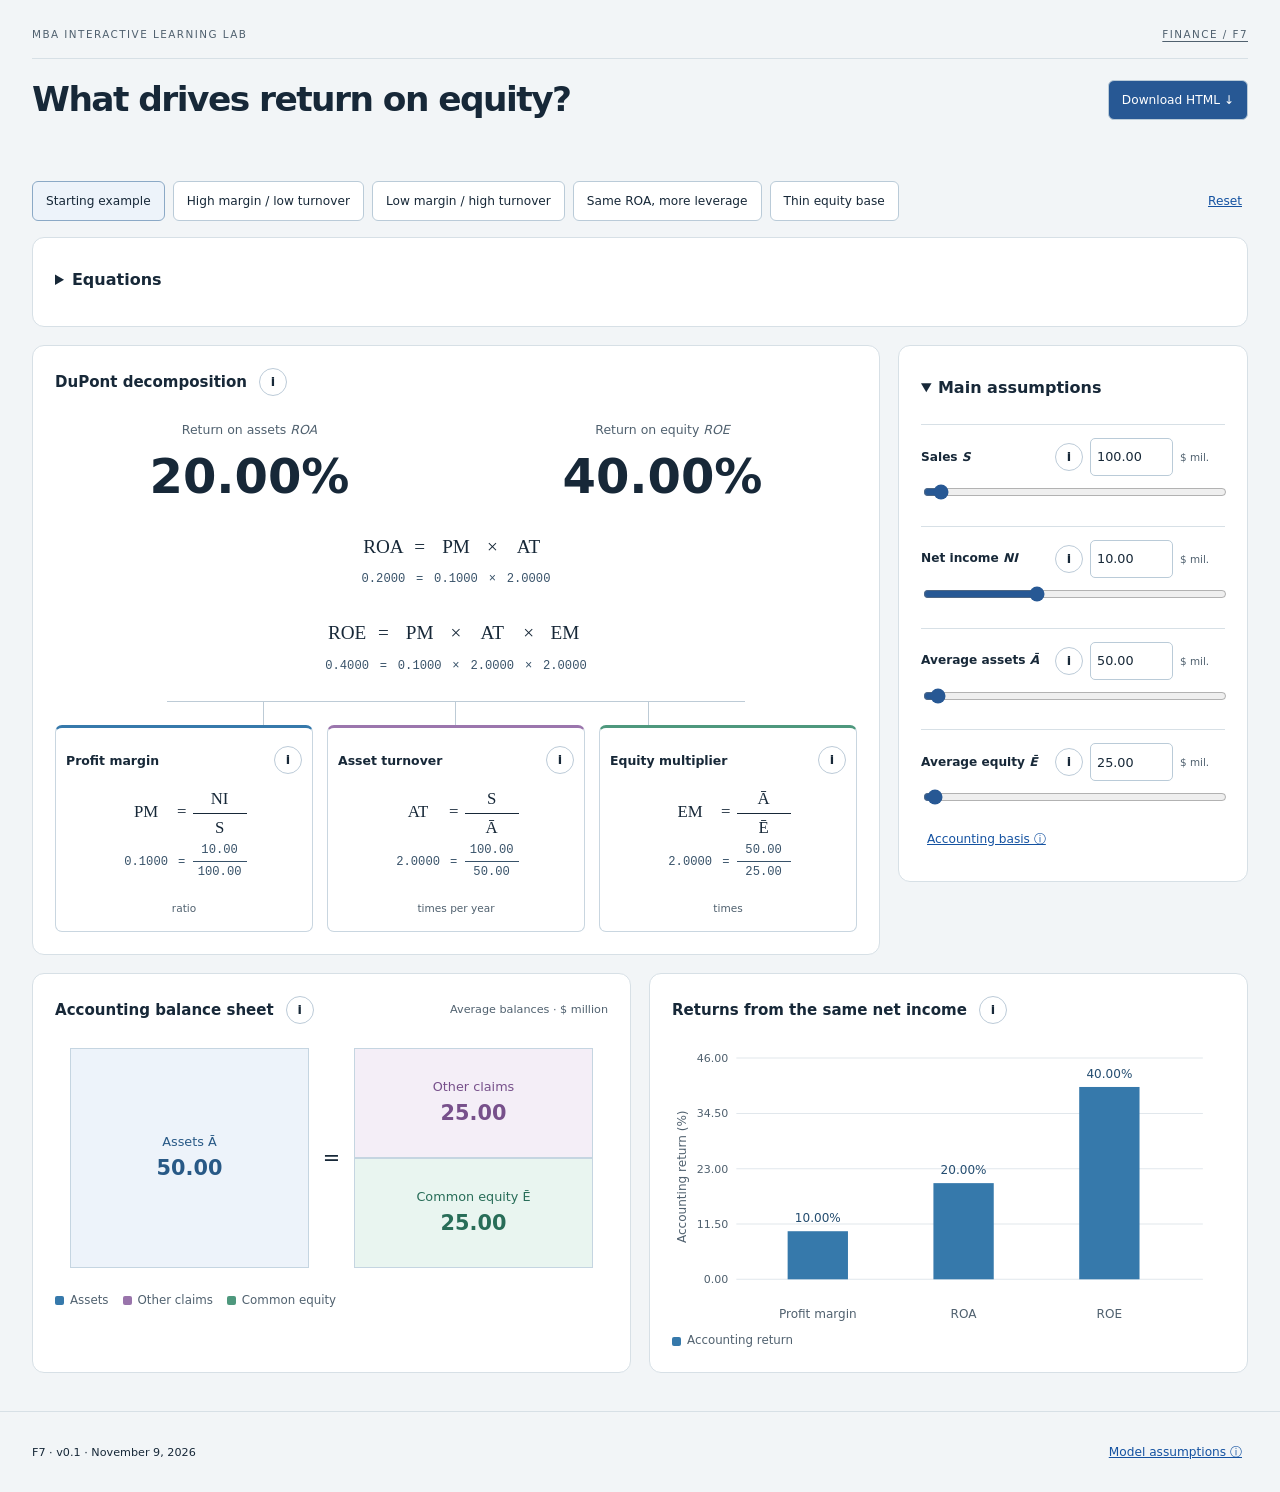
<file: docs/downloads/performance.html>
<!doctype html><html lang="en"><head><meta charset="utf-8"><meta name="viewport" content="width=device-width,initial-scale=1"><link rel="icon" href="data:,"><title>DuPont & Financial Performance · Finance Lab</title><style>:root{color-scheme:light;--ink:#172838;--muted:#50616f;--blue:#1452a1;--line:#d7e0e6;--paper:#fff;--wash:#f2f5f7;--radius:12px;font-family:system-ui,-apple-system,BlinkMacSystemFont,"Segoe UI",sans-serif;line-height:1.55;color:var(--ink);background:var(--wash)}
*{box-sizing:border-box}body{margin:0}header,main,footer{max-width:1080px;margin:auto;padding:32px 40px}header{padding-top:56px;padding-bottom:20px}h1{font-size:clamp(2.25rem,5vw,3.7rem);line-height:1.1;letter-spacing:-.045em;margin:10px 0 20px}h2{font-size:1.1rem;line-height:1.35;margin:0 0 6px}p{margin:8px 0;color:var(--muted)}a{color:var(--blue);text-underline-offset:3px}a:focus-visible,summary:focus-visible,button:focus-visible,input:focus-visible{outline:3px solid #a5480b;outline-offset:4px}.eyebrow{font-size:.75rem;font-weight:750;letter-spacing:.16em;color:var(--blue)}.intro{font-size:1.3rem;color:var(--ink)}.instructions{padding:24px 28px;background:var(--paper);border:1px solid var(--line);border-radius:var(--radius);margin-bottom:36px}.instructions ol{padding-left:22px}.instructions li{margin:8px 0}.instructions p{font-size:.92rem}summary{cursor:pointer;padding:8px 0;min-height:44px;font-weight:650}.section-heading{display:flex;align-items:baseline;justify-content:space-between;gap:12px}.section-heading h2{font-size:1.45rem}.section-heading p{font-size:.85rem}.notice{padding:14px 18px;border-left:3px solid var(--blue);background:#e8eff8;font-size:.94rem}.notice strong{color:var(--ink)}.demo-list{list-style:none;padding:0;margin:24px 0 0}.demo{display:grid;grid-template-columns:36px 1fr auto;gap:16px;padding:24px 0;border-top:1px solid var(--line);align-items:center}.demo p{margin:0;font-size:.95rem}.code{align-self:start;margin-top:2px;font-size:.8rem;color:var(--blue);font-weight:750}.actions{display:flex;align-items:center;gap:10px;flex-wrap:wrap;justify-content:flex-end}.status{font-size:.8rem;font-weight:650;color:var(--muted);border:1px solid var(--line);border-radius:30px;padding:5px 12px}.button{display:inline-flex;align-items:center;justify-content:center;min-height:44px;padding:10px 14px;border-radius:7px;border:1px solid var(--blue);background:var(--blue);color:white;text-decoration:none;font-size:.88rem;font-weight:650}.button.secondary{background:white;color:var(--blue)}.button:hover{filter:brightness(.93)}footer{font-size:.83rem;border-top:1px solid var(--line);padding-bottom:36px}.skip{position:absolute;left:-10000px;top:8px;background:white;padding:12px;z-index:10}.skip:focus{left:12px}.sr-only{position:absolute;width:1px;height:1px;overflow:hidden;clip:rect(0,0,0,0);white-space:nowrap}@media(max-width:680px){header,main,footer{padding-left:20px;padding-right:20px}header{padding-top:32px}.instructions{padding:20px}.demo{grid-template-columns:28px 1fr;gap:10px}.actions{grid-column:2;justify-content:flex-start}.section-heading{align-items:start;flex-direction:column;gap:0}}@media(prefers-reduced-motion:reduce){*,*::before,*::after{animation:none!important;transition:none!important;scroll-behavior:auto!important}}

/* Paired equation rows: keep each value below its symbol, including the result. */
.eq-aligned{display:grid;grid-template-columns:repeat(var(--eq-columns),max-content);column-gap:.38rem;row-gap:.2rem;align-items:baseline;justify-content:start;max-width:100%;min-width:0;overflow-x:auto;padding:5px 3px 9px;margin:4px 0 10px;font-variant-numeric:tabular-nums}
.eq-aligned>.formula,.eq-aligned>.worked,.eq-aligned>.symbolic-equation,.eq-aligned>.live-values,.eq-aligned>.dist-formula,.eq-aligned>.dist-worked{display:contents!important}
.eq-aligned .eq-cell{white-space:nowrap;text-align:center;line-height:1.9;min-width:0}
.eq-aligned .eq-value-cell:not(.eq-operator){min-width:6.8ch}
.eq-aligned .eq-cell .num,.eq-aligned .eq-cell .eq-token,.eq-aligned .eq-cell .term,.eq-aligned .eq-cell .result-value{min-width:0!important;width:auto!important;text-align:center;display:inline}
.eq-aligned .eq-value-cell{font-family:ui-monospace,SFMono-Regular,Consolas,monospace;font-size:.76rem;color:#385269}
.eq-aligned .eq-cell.eq-operator{min-width:0}
@media(max-width:560px){.eq-aligned{column-gap:.25rem}.eq-aligned .eq-value-cell{font-size:.7rem}}

.eq-fraction{display:inline-grid;grid-template-rows:auto auto;line-height:1.4;text-align:center;vertical-align:middle}.eq-fraction>span:first-child{border-bottom:1px solid currentColor;padding:0 4px 2px}.eq-fraction>span:last-child{padding:2px 4px 0}.eq-message{font-size:.76rem;color:var(--muted)}

.eq-inline-atom{display:inline-block;text-align:center;vertical-align:baseline}.eq-fraction{gap:0}.eq-fraction>span{white-space:nowrap}.eq-aligned .eq-cell .eq-fraction{display:inline-grid}

.eq-aligned{width:100%}.equations>div,.equation-grid>div,.equation-grid>article{min-width:0}

.eq-aligned{scrollbar-width:thin;scrollbar-color:#aabac8 #f1f4f6}.eq-aligned:focus-visible{outline:2px solid var(--blue);outline-offset:2px}

/* Shared attention and legend language across the learning collection. */
:root{--attention-wash:#fff1c7;--attention-edge:#c59b3b;--attention-ink:#513d17;--attention-shadow:0 0 0 2px #c59b3b30,0 0 12px #c59b3b20;--legend-paper:#f7f9fc;--legend-line:#d2dce5}
body :is(.eq-token.is-editing,.term.is-editing,[data-edit].editing,[data-symbol].selected,[data-symbol].editing,[data-symbol].symbol-highlight,[data-symbol].is-symbol-highlight,[data-symbols].is-symbol-highlight){background:var(--attention-wash)!important;box-shadow:var(--attention-shadow)!important;color:var(--attention-ink)!important;border-radius:3px;transition-duration:90ms}
body #forecast-table tr.is-editing td,body #forecast-table tr.is-editing th{background:var(--attention-wash)!important}
body .column-wash{fill:var(--attention-wash)}body .bridge-column.input-highlight .column-wash{opacity:.9}body .bridge-column.input-highlight>rect:not(.column-wash){stroke:var(--attention-edge)}body .statement tr.input-highlight{background:var(--attention-wash)}
body .key-row{grid-template-columns:72px minmax(0,1fr);gap:12px;padding:8px 0;border-top:1px solid var(--line);font-size:.79rem;line-height:1.5;align-items:center}
body .key-row button,body .notation-grid .symbol-link{display:inline-block;text-align:center;vertical-align:middle;min-width:64px;min-height:44px;max-width:100%;padding:6px 8px;border:1px solid var(--legend-line);border-radius:6px;background:var(--legend-paper);font:1.02rem/1.4 Georgia,"Times New Roman",serif;color:var(--ink);text-decoration:none;cursor:pointer;transition:background-color .2s,border-color .2s,box-shadow .2s}
body .key-row button:hover,body .notation-grid .symbol-link:hover{background:#edf2f7;border-color:#a9bdcf}
body .key-row button[aria-pressed=true],body .notation-grid .symbol-link[aria-pressed=true]{background:var(--attention-wash);border-color:var(--attention-edge);color:var(--attention-ink);box-shadow:var(--attention-shadow)}
body .key-row small{display:block;margin-top:3px;font-size:.7rem;line-height:1.45;color:var(--muted)}
body .notation-grid dl{grid-template-columns:84px minmax(0,1fr);font-size:.79rem}body .notation-grid dt,body .notation-grid dd{padding:8px 0;border-top:1px solid var(--line);line-height:1.5}
body :is(.key,.notation,.notation-key,.equations)>summary{color:var(--ink);font-size:.82rem;font-weight:650}
body :is(.chart-key,.mix-key,.time-key,.matrix-key,.composition-key){font-size:.74rem;line-height:1.5;color:var(--muted);gap:8px 14px;flex-wrap:wrap}
body :is(.chart-key,.mix-key,.time-key,.matrix-key)>span{display:inline-flex;align-items:center;gap:6px}
body .swatch{width:9px;height:9px;border-radius:2px;flex-shrink:0}
body .swatch.legend-line{width:14px;height:0;border:0;border-top:2px solid #1452a1;border-radius:0;background:none}
body .swatch.legend-dash{width:14px;height:0;border:0;border-top:2px dashed #6d7c89;border-radius:0;background:none}
body .swatch.legend-dot{width:9px;height:9px;border:2px solid #a65d1c;border-radius:50%;background:white}
.swatch.bridge-total{background:#24649d}.swatch.bridge-add{background:#2b8776}.swatch.bridge-deduct{background:#b36b47}
@media(prefers-reduced-motion:reduce){body .key-row button,body .notation-grid .symbol-link{transition:none!important}}

body .key-row button sub,body .key-row button sup,body .notation-grid .symbol-link sub,body .notation-grid .symbol-link sup{font-size:.7em}

.masthead .subject-home{color:inherit;text-decoration:underline;text-underline-offset:3px}.masthead .subject-home:hover{color:var(--blue)}

header,main,footer{max-width:1440px;padding:20px 32px}header{padding-top:26px}.masthead,.heading,.title,.presets,.chart-key{display:flex;align-items:center;gap:12px}.masthead{justify-content:space-between;font-size:.65rem;letter-spacing:.14em;color:var(--muted);border-bottom:1px solid var(--line);padding-bottom:16px}.heading{justify-content:space-between}h1{font-size:2.15rem;margin:22px 0}h2{font-size:.94rem;margin:0}.panel{background:white;border:1px solid var(--line);border-radius:12px;padding:22px;min-width:0;margin-bottom:18px}button,input{font:inherit;color:inherit}button{cursor:pointer}.action,.preset{border:1px solid #bacbd8;border-radius:6px;background:white;padding:9px 13px;font-size:.76rem;min-height:40px}.action{background:#275894;color:white}.plain{background:transparent;border:0;text-decoration:underline;color:var(--blue);font-size:.76rem;min-height:40px}.presets{justify-content:space-between;margin-bottom:16px}.presets>div{display:flex;gap:8px;flex-wrap:wrap}.preset[aria-pressed=true]{background:#edf3fa;border-color:#8ba9c6}.info{border:1px solid #bccbd8;border-radius:50%;background:white;font-size:.8rem;font-weight:700;width:28px;height:28px;flex-shrink:0}.workspace{display:grid;grid-template-columns:minmax(650px,1fr) 350px;gap:18px;align-items:start}.roe-result{text-align:center;margin:24px 0 12px}.roe-result span{display:block;font-size:.78rem;color:var(--muted)}.roe-result output{font-size:3rem;font-weight:700;font-variant-numeric:tabular-nums}.formula{font:1.2rem/1.8 Georgia,serif}.worked{font:.82rem/1.8 ui-monospace,monospace}.dupont>.eq-aligned{justify-content:center}.branches{height:24px;display:grid;grid-template-columns:repeat(3,1fr);border-top:1px solid #bdcbd6;margin:14px 14% 0}.branches span{border-left:1px solid #bdcbd6;justify-self:center}.factors{display:grid;grid-template-columns:repeat(3,minmax(0,1fr));gap:14px}.factor{border:1px solid #c9d6e0;border-top:3px solid var(--series);border-radius:7px;padding:14px 10px;min-width:0}.factor-title{display:flex;justify-content:space-between;align-items:center;gap:5px}.factor-title button{font-size:.78rem;font-weight:650;text-align:left;background:none;border:0;padding:0;min-height:36px}.factor .info{min-height:28px;font-size:.8rem;text-align:center;padding:0;background:white;border:1px solid #bccbd8;font-weight:700}.factor .eq-aligned{font-size:.85rem;justify-content:center}.factor .formula{font-size:1.05rem}.factor.selected{background:var(--attention-wash);box-shadow:var(--attention-shadow)}.factor-note{text-align:center;font-size:.66rem;color:var(--muted);margin-top:8px}.control{border-top:1px solid var(--line);padding-top:13px;margin-top:12px}.control-head{display:grid;grid-template-columns:minmax(0,1fr) 28px 83px 45px;gap:7px;align-items:center}.control-head label{font-size:.76rem;font-weight:650}.unit{font-size:.65rem;color:var(--muted)}input[type=number]{width:100%;min-width:0;height:38px;border:1px solid #bacbd8;border-radius:5px;padding:6px;font-size:.8rem;font-variant-numeric:tabular-nums}input[type=range]{width:100%;height:28px;accent-color:#275894}.lower{display:grid;grid-template-columns:1fr 1fr;gap:18px}.muted{font-size:.7rem;color:var(--muted);margin-left:auto}.balance{display:grid;grid-template-columns:1fr 25px 1fr;gap:10px;margin:24px 15px;height:220px}.balance-equals{align-self:center;text-align:center;font-size:1.3rem}.balance-side{display:flex;flex-direction:column;min-height:0}.balance-block{display:flex;align-items:center;justify-content:center;flex-direction:column;overflow:hidden;font-size:.8rem;min-height:0;border:1px solid #c5d5e1}.balance-block strong{font-size:1.3rem;font-variant-numeric:tabular-nums}.asset-block{height:100%;background:#edf3fa;color:#285986}.claims-block{background:#f4eef7;color:#77508b}.equity-block{background:#e9f5f0;color:#286d58}.chart-key span{display:flex;align-items:center;gap:6px}.assets-color,.return-color{background:#3679ab}.claims-color{background:#9974ab}.equity-color{background:#4e987d}.equation-grid{display:grid;grid-template-columns:1fr 1fr;gap:24px;margin-top:14px}.equation-grid article{min-width:0}#key{display:grid;grid-template-columns:repeat(3,1fr);gap:0 24px}.key-row{display:grid}#returns{display:block;width:100%;margin-top:12px}.term{border-radius:3px;transition:background-color .8s,box-shadow .8s}#warning,#error{font-size:.78rem;background:#fff4de;border-left:3px solid #c59b3b;padding:12px;margin-top:14px}#error{margin-bottom:16px;background:#fff0e9;border-color:#bf805f}footer{display:flex;justify-content:space-between;align-items:center;font-size:.7rem}dialog{width:500px;border:1px solid #bacbd8;border-radius:12px;padding:24px;color:var(--ink)}dialog::backdrop{background:#172b4259}dialog .title{justify-content:space-between}#close{background:white;border:1px solid var(--line);border-radius:5px;font-size:1.5rem;width:42px;height:42px}#help-body{font-size:.88rem;line-height:1.7;margin-top:16px}[hidden]{display:none!important}svg text{font-family:system-ui,sans-serif}sub,sup{font-size:.7em}

.result-strip{display:grid;grid-template-columns:1fr 1fr;gap:24px}.result-strip .roe-result{margin-bottom:6px}

.equations>.key{margin-top:18px;padding-top:8px;border-top:1px solid var(--line)}

body .equations>summary{font-size:1rem;font-weight:700}body .equations>.key>summary{font-size:.82rem;font-weight:650}
</style></head><body><a class="skip" href="#main">Skip to visualization</a><header><div class="masthead"><span>MBA INTERACTIVE LEARNING LAB</span><a class="subject-home" href="https://bpdiehl.github.io/finance_visualizations/" aria-label="Finance home">FINANCE / F7</a></div><div class="heading"><h1>What drives return on equity?</h1><button id="download" class="action">Download HTML ↓</button></div></header><main id="main"><div class="presets"><div id="presets"></div><button id="reset" class="plain">Reset</button></div><div id="error" role="alert" hidden></div><details class="panel equations"><summary>Equations</summary><div class="equation-grid"><article><h2>Direct return on equity</h2><div class="formula"></div><div class="worked" id="roe-worked"></div></article><article><h2>Return on assets</h2><div class="formula"></div><div class="worked" id="roa-worked"></div></article></div><details class="key"><summary>Symbols & units</summary><div id="key"></div></details></details><div class="workspace"><section class="panel dupont"><div class="title"><h2>DuPont decomposition</h2><button class="info" data-help="dupont" aria-label="Explain DuPont decomposition">i</button></div><div class="result-strip"><div class="roe-result"><span>Return on assets <i>ROA</i></span><output id="roa">—</output></div><div class="roe-result"><span>Return on equity <i>ROE</i></span><output id="roe">—</output></div></div><div class="formula"></div><div class="worked" id="roa-product-worked"></div><div class="formula"></div><div class="worked" id="product-worked"></div><div class="branches"><span></span><span></span><span></span></div><div id="factors" class="factors"></div><p id="warning" role="status" hidden></p></section><aside class="panel assumptions"><details open><summary>Main assumptions</summary><div id="controls"></div><button class="plain" data-help="basis">Accounting basis ⓘ</button></details></aside></div><div class="lower"><section class="panel"><div class="title"><h2>Accounting balance sheet</h2><button class="info" data-help="balance" aria-label="Explain balance sheet">i</button><span class="muted">Average balances · $ million</span></div><div class="balance"><div class="balance-side assets-side"><div class="balance-block asset-block" id="assets-block"></div></div><div class="balance-equals">=</div><div class="balance-side financing"><div class="balance-block claims-block" id="claims-block"></div><div class="balance-block equity-block" id="equity-block"></div></div></div><div class="chart-key"><span><i class="swatch assets-color"></i>Assets</span><span><i class="swatch claims-color"></i>Other claims</span><span><i class="swatch equity-color"></i>Common equity</span></div></section><section class="panel"><div class="title"><h2>Returns from the same net income</h2><button class="info" data-help="roa" aria-label="Explain accounting returns">i</button></div><svg id="returns" role="img" aria-label="Accounting net profit margin, return on assets and return on equity"></svg><div class="chart-key"><span><i class="swatch return-color"></i>Accounting return</span></div></section></div></main><footer><span>F7 · v0.1 · November 9, 2026</span><button class="plain" data-help="assumptions">Model assumptions ⓘ</button></footer><dialog id="help"><div class="title"><h2 id="help-title"></h2><button id="close" aria-label="Close explanation">×</button></div><p id="help-body"></p></dialog><script>(() => {
'use strict';
const defaults=Object.freeze({sales:100,income:10,assets:50,equity:25});
const presets=[{name:'Starting example',...defaults},{name:'High margin / low turnover',sales:500,income:50,assets:1000,equity:500},{name:'Low margin / high turnover',sales:2000,income:50,assets:1000,equity:500},{name:'Same ROA, more leverage',sales:500,income:50,assets:1000,equity:250},{name:'Thin equity base',sales:500,income:5,assets:1000,equity:50}];
function calculate(s){for(const k of ['sales','income','assets','equity'])if(typeof s[k]!=='number'||!Number.isFinite(s[k]))throw Error('Enter a number in each assumption.');if(s.sales<0||s.assets<0||s.equity<0||s.equity>s.assets||Math.max(s.sales,s.assets,s.equity,Math.abs(s.income))>100000)throw Error('Use nonnegative sales, assets and equity, with equity no greater than assets. Amounts are limited to 100,000 million in magnitude.');const ratio=(n,d)=>d===0?null:n/d,margin=ratio(s.income,s.sales),turnover=ratio(s.sales,s.assets),multiplier=ratio(s.assets,s.equity),roa=ratio(s.income,s.assets),roe=ratio(s.income,s.equity),product=[margin,turnover,multiplier].some(v=>v===null)?null:margin*turnover*multiplier;
return{...s,margin,turnover,multiplier,roa,roe,product,otherClaims:s.assets-s.equity,equityShare:ratio(s.equity,s.assets)};}
globalThis.DemoModel=Object.freeze({defaults,calculate,presets:()=>presets.map(s=>({...s}))});
})();
</script><script>/* A shared grid aligns symbolic and numerical rows; matched fractions share atom widths. */
(() => {
 'use strict';
 function render(target,symbols,rows,symbolicTarget){
  const worked=typeof target==='string'?document.getElementById(target):target;
  let formula=symbolicTarget?(typeof symbolicTarget==='string'?document.getElementById(symbolicTarget):symbolicTarget):worked.previousElementSibling;
  if(!formula||!formula.matches('.formula,.symbolic-equation,.dist-formula')){formula=document.createElement('div');formula.className='formula';worked.before(formula);}
  let grid=formula.parentElement;
  if(!grid.classList.contains('eq-aligned')){grid=document.createElement('div');grid.className='eq-aligned';formula.before(grid);grid.append(formula,worked);}
  const text=html=>{const el=document.createElement('span');el.innerHTML=String(html??'—');return el.textContent.trim();};
  const op=s=>/^(?:[=+−×/(),≈\[\]]|min\(|\(1\s*[+−-]|\)[A-Za-z0-9]+)$/.test(s);
  let nodes=symbols.map((s,i)=>({values:[s,...rows.map(r=>r[i]??'—')]}));
  const raw=node=>node.values?text(node.values[0]):'';
  const opening=node=>/^[([]/.test(raw(node)),closing=node=>/^[)\]]/.test(raw(node));
  function leftOperand(end){let start=end;if(closing(nodes[end])){let depth=1;while(start>0&&depth){start--;if(closing(nodes[start]))depth++;if(opening(nodes[start]))depth--;}}return start;}
  for(let slash=0;slash<nodes.length;slash++){
   if(raw(nodes[slash])!=='/'||slash===0||slash===nodes.length-1)continue;
   let start=leftOperand(slash-1);while(start>1&&raw(nodes[start-1])==='×')start=leftOperand(start-2);
   let end=slash+1;
   if(opening(nodes[end])){let depth=1;while(end<nodes.length-1&&depth){end++;if(opening(nodes[end]))depth++;if(closing(nodes[end]))depth--;}if(end<nodes.length-1&&/^<sup\b/.test(String(nodes[end+1].values?.[0])))end++;}
   let bottom=nodes.slice(slash+1,end+1);if(bottom.length>2&&['(','['].includes(raw(bottom[0]))&&[')',']'].includes(raw(bottom.at(-1))))bottom=bottom.slice(1,-1);
   const fraction={top:nodes.slice(start,slash),bottom};nodes.splice(start,end-start+1,fraction);slash=start;
  }
  function renderNode(node,row){
   if(node.values)return String(node.values[row]??'—');
   const line=parts=>parts.map(part=>{const strings=part.values?.map(text)||[],isOp=strings.length&&op(strings[0]);const width=isOp?Math.max(14,...strings.map(s=>s.length*7)):Math.max(46,...strings.map(s=>s.length*7.7));return `<span class="eq-inline-atom" style="min-width:${width}px">${renderNode(part,row)}</span>`;}).join('');
   return `<span class="eq-fraction"><span>${line(node.top)}</span><span>${line(node.bottom)}</span></span>`;
  }
  grid.tabIndex=0;grid.setAttribute('role','group');grid.setAttribute('aria-label','Equation and current values; scroll horizontally if needed');
  grid.style.setProperty('--eq-columns',nodes.length);
  const cells=row=>nodes.map((node,col)=>`<span class="eq-cell${row?' eq-value-cell':''}${node.values&&op(raw(node))?' eq-operator':''}" style="grid-column:${col+1};grid-row:${row+1}">${renderNode(node,row)}</span>`).join('');
  formula.innerHTML=cells(0);worked.innerHTML=rows.map((r,i)=>cells(i+1)).join('');
 }
 globalThis.EquationLayout=Object.freeze({render});
})();

(() => {
'use strict';
const M=DemoModel,$=id=>document.getElementById(id),presets=M.presets(),fmt=x=>x.toLocaleString('en-US',{minimumFractionDigits:2,maximumFractionDigits:2}),percent=x=>x===null?'Undefined':fmt(x*100)+'%',ratio=x=>x===null?'Undefined':x.toFixed(4),sym=(k,v)=>`<span class="term" data-symbol="${k}">${v||k}</span>`,cash=(k,x)=>sym(k,fmt(x)),val=(k,x)=>sym(k,ratio(x));
let state={...M.defaults},model,pinned=null,hovered=null,edited=null,selected=null,timer,trigger;
const factors=[['margin','Profit margin','PM','NI','S','#3679ab','Net income / sales'],['turnover','Asset turnover','AT','S','A','#9b76ad','Sales / average assets'],['multiplier','Equity multiplier','EM','A','E','#4e987d','Average assets / average equity']];
const key=[['NI','NI','Net income','Annual income attributable to common shareholders; $ million'],['S','S','Sales','Annual sales; $ million'],['A','Ā','Average assets','Average total book assets over the income period; $ million'],['E','Ē','Average common equity','Average common book equity over the same period; $ million'],['PM','PM','Net profit margin','NI / S; ratio'],['AT','AT','Asset turnover','S / Ā; times per year'],['EM','EM','Equity multiplier','Ā / Ē; times'],['ROA','ROA','Return on assets','NI / Ā; simple accounting definition'],['ROE','ROE','Return on equity','NI / Ē; accounting return']];
const helps={dupont:['Three drivers of ROE','Profit margin × asset turnover × equity multiplier equals ROE when all figures use the same income and balance-sheet period. Sales and assets cancel between the fractions. A higher ROE can come from profitability, asset productivity or a smaller equity base. Select a driver to highlight its underlying statement inputs.'],margin:['Net profit margin','Net income divided by sales. This is the fraction of annual sales left as net income attributable to common shareholders. It includes the effects of financing costs and taxes already reflected in net income.'],turnover:['Asset turnover','Annual sales divided by average total book assets. It measures sales per dollar of assets and is expressed as times per year. A lower margin and higher turnover can combine to the same ROA as a higher margin and lower turnover.'],multiplier:['Equity multiplier','Average total book assets divided by average common book equity. A higher multiplier means more assets are supported by claims other than common equity. This input illustration holds net income fixed when equity changes; it does not calculate new interest expense or risk.'],sales:['Sales','Annual sales in $ million. The same sales figure is in the denominator of margin and the numerator of turnover. Changing only sales moves those factors in opposite directions and leaves ROA and ROE unchanged.'],income:['Net income','Annual net income attributable to common shareholders, in $ million, after interest and taxes. This can be negative. The same income is used for net margin, simple accounting ROA and ROE.'],assets:['Average assets','Average total book assets during the income period, in $ million. Beginning-plus-ending balances divided by two is a common approximation. All balance-sheet figures in this model are period averages.'],equity:['Average common equity','Average book common equity during the same period, in $ million. Changing equity here holds assets and net income fixed, so the residual other claims changes. No new interest costs are calculated. Equity must be nonnegative and no greater than assets; zero equity makes ROE and the multiplier undefined.'],balance:['Accounting balance sheet','Average book assets equal average common equity plus all other claims. The residual can include liabilities and preferred capital; it is not assumed to be only interest-bearing debt. This uses book values for accounting performance ratios. No financing transactions or new income statement are simulated.'],roa:['Accounting return definitions','This view uses net income divided by average assets for simple ROA. Other courses or analyses may use NOPAT or another numerator. ROE uses net income attributable to common shareholders and average common book equity. Accounting returns are different from market required returns and cash-flow valuation.'],basis:['Period and measurement basis','One year of sales and common net income; average book assets and average common equity over that same year. Ratios are calculated using full precision. Net income is an independent input, so the model illustrates accounting identities rather than a forecast of financing consequences.'],assumptions:['Model assumptions','Original illustrative scenarios. A static accounting identity with four independent inputs and residual other claims. No automatic interest/tax response, market valuation, risk model or recapitalization simulation. Zero denominators display Undefined. Negative equity and equity greater than total assets are outside this pilot. Long-run value creation cannot be inferred from these ratios alone.']};
function attention(){const k=hovered||pinned||edited;document.querySelectorAll('[data-symbol]').forEach(el=>el.classList.toggle('symbol-highlight',el.dataset.symbol===k));document.querySelectorAll('[data-key]').forEach(el=>el.setAttribute('aria-pressed',String(el.dataset.key===pinned)));document.querySelectorAll('[data-factor]').forEach(el=>el.classList.toggle('selected',el.dataset.factor===selected));document.querySelectorAll('[data-control]').forEach(el=>el.classList.toggle('symbol-highlight',selected&&factors.find(f=>f[0]===selected).slice(3,5).includes(el.dataset.control)));document.querySelectorAll('[data-return]').forEach(el=>{const active=edited==='NI'||edited==='S'&&el.dataset.return==='PM'||edited==='A'&&el.dataset.return==='ROA'||edited==='E'&&el.dataset.return==='ROE';el.setAttribute('stroke',active?'#c59b3b':'none');el.setAttribute('stroke-width','3');});}
function pulse(k){edited=k;clearTimeout(timer);attention();timer=setTimeout(()=>{edited=null;attention();},1100);}
function controls(){const defs=[['sales','Sales','S',0,3000,10],['income','Net income','NI',-100,200,1],['assets','Average assets','A',0,2000,10],['equity','Average equity','E',0,2000,1]];$('controls').innerHTML=defs.map(([id,label,k,min,max,step])=>`<div class="control"><div class="control-head"><label for="${id}" data-control="${k}">${label} <i>${{A:'Ā',E:'Ē'}[k]||k}</i></label><button class="info" data-help="${id}" aria-label="Explain ${label}">i</button><input id="${id}" data-field="${id}" data-k="${k}" type="number" min="${min<0?-100000:0}" max="100000" step="${step}" value="${state[id].toFixed(2)}"><span class="unit">$ mil.</span></div><input data-field="${id}" data-k="${k}" type="range" min="${min}" max="${max}" step="${step}" value="${state[id]}" aria-label="${label} slider"></div>`).join('');}
function factorCards(){$('factors').innerHTML=factors.map(([id,title,k,n,d,c])=>`<article class="factor" data-factor="${id}" style="--series:${c}"><div class="factor-title"><button data-select="${id}" aria-label="Highlight ${title} inputs">${title}</button><button class="info" data-help="${id}" aria-label="Explain ${title}">i</button></div><div class="formula"></div><div class="worked" id="${id}-worked"></div><div class="factor-note">${id==='turnover'?'times per year':id==='multiplier'?'times':'ratio'}</div></article>`).join('');}
function charts(){const m=model,values=[['Profit margin',m.margin],['ROA',m.roa],['ROE',m.roe]],nums=values.map(x=>x[1]).filter(x=>x!==null),lo=Math.min(0,...nums)*1.15,hi=Math.max(.01,...nums)*1.15,w=550,h=295,L=64,R=528,B=242,y=v=>B-(v-lo)/(hi-lo)*220;let s='';for(let i=0;i<=4;i++){const v=lo+(hi-lo)*i/4;s+=`<line x1="${L}" x2="${R}" y1="${y(v)}" y2="${y(v)}" stroke="#e1e7ec"/><text x="${L-8}" y="${y(v)+4}" text-anchor="end" font-size="11" fill="#50616f">${fmt(v*100)}</text>`;}s+=`<text transform="translate(14 140) rotate(-90)" text-anchor="middle" font-size="12" fill="#50616f">Accounting return (%)</text>`;values.forEach(([label,v],i)=>{const x=145+i*145;s+=v===null?`<text x="${x}" y="120" text-anchor="middle" font-size="12">Undefined</text>`:`<rect data-return="${['PM','ROA','ROE'][i]}" x="${x-30}" y="${Math.min(y(0),y(v))}" width="60" height="${Math.max(1,Math.abs(y(0)-y(v)))}" fill="#3679ab"/><text x="${x}" y="${v>=0?y(v)-9:y(v)+18}" text-anchor="middle" font-size="12" fill="#244d70">${percent(v)}</text>`;s+=`<text x="${x}" y="280" text-anchor="middle" font-size="12" fill="#50616f">${label}</text>`;});$('returns').setAttribute('viewBox',`0 0 ${w} ${h}`);$('returns').innerHTML=s;
 $('assets-block').innerHTML=`<span>Assets Ā</span><strong>${fmt(m.assets)}</strong>`;for(const[id,label,value]of[['claims-block','Other claims',m.otherClaims],['equity-block','Common equity Ē',m.equity]]){const el=$(id),share=m.assets?value/m.assets:0;el.style.flex=String(share);el.innerHTML=share>.09?`<span>${label}</span><strong>${fmt(value)}</strong>`:share>0?`<span title="${label}: ${fmt(value)}">${fmt(value)}</span>`:'';el.setAttribute('aria-label',`${label}: ${fmt(value)} million dollars`);}}
function render(){try{model=M.calculate(state);$('error').hidden=true;const m=model;$('roe').textContent=percent(m.roe);$('roa').textContent=percent(m.roa);EquationLayout.render('roa-product-worked',[sym('ROA'),'=',sym('PM'),'×',sym('AT')],[[val('ROA',m.margin===null||m.turnover===null?null:m.roa),'=',val('PM',m.margin),'×',val('AT',m.turnover)]]);const symbols={A:'Ā',E:'Ē'};EquationLayout.render('product-worked',[sym('ROE'),'=',sym('PM'),'×',sym('AT'),'×',sym('EM')],[[val('ROE',m.product),'=',val('PM',m.margin),'×',val('AT',m.turnover),'×',val('EM',m.multiplier)]]);const get=k=>({NI:m.income,S:m.sales,A:m.assets,E:m.equity}[k]);factors.forEach(([id,title,k,n,d])=>EquationLayout.render(id+'-worked',[sym(k),'=',sym(n,symbols[n]||n),'/',sym(d,symbols[d]||d)],[[val(k,m[id]),'=',cash(n,get(n)),'/',cash(d,get(d))]]));for(const[id,k,den,v]of[['roe','ROE','E',m.roe],['roa','ROA','A',m.roa]])EquationLayout.render(id+'-worked',[sym(k),'=',sym('NI'),'/',sym(den,symbols[den])],[[val(k,v),'=',cash('NI',m.income),'/',cash(den,get(den))]]);
 const note=m.product===null?'Zero denominators make the DuPont product undefined.':'';$('warning').hidden=!note;$('warning').textContent=note;charts();attention();}catch(e){model=null;$('error').hidden=false;$('error').textContent=e.message;$('roe').textContent='—';$('roa').textContent='—';$('warning').hidden=true;document.querySelectorAll('.worked').forEach(el=>{el.innerHTML='';el.previousElementSibling.innerHTML='';});['returns','assets-block','claims-block','equity-block'].forEach(id=>$(id).replaceChildren());}}
function unset(){document.querySelectorAll('[data-preset]').forEach(el=>el.setAttribute('aria-pressed','false'));}function rebuild(){controls();factorCards();render();}
$('presets').innerHTML=presets.map((p,i)=>`<button class="preset" data-preset="${i}" aria-pressed="${i===0}">${p.name}</button>`).join('');$('presets').addEventListener('click',e=>{if(e.target.dataset.preset!==undefined){const p=presets[Number(e.target.dataset.preset)];state={sales:p.sales,income:p.income,assets:p.assets,equity:p.equity};selected=null;rebuild();unset();e.target.setAttribute('aria-pressed','true');}});$('reset').addEventListener('click',()=>{state={...M.defaults};pinned=hovered=selected=null;rebuild();unset();document.querySelector('[data-preset="0"]').setAttribute('aria-pressed','true');});$('controls').addEventListener('input',e=>{const el=e.target;if(!el.dataset.field)return;const k=el.dataset.field;state[k]=el.value===''?NaN:Number(el.value);document.querySelectorAll(`[data-field="${k}"]`).forEach(other=>{if(other!==el)other.value=Number.isFinite(state[k])?(other.type==='number'?state[k].toFixed(2):state[k]):'';});selected=null;unset();render();pulse(el.dataset.k);});$('controls').addEventListener('focusout',e=>{if(e.target.type==='number'&&e.target.value!=='')e.target.value=Number(e.target.value).toFixed(2);});$('factors').addEventListener('click',e=>{const b=e.target.closest('[data-select]');if(b){selected=selected===b.dataset.select?null:b.dataset.select;attention();}});
$('key').innerHTML=key.map(([k,s,label,unit])=>`<div class="key-row"><button data-key="${k}" aria-pressed="false">${s}</button><span>${label}<small>${unit}</small></span></div>`).join('');$('key').addEventListener('click',e=>{const b=e.target.closest('[data-key]');if(b){pinned=pinned===b.dataset.key?null:b.dataset.key;attention();}});$('key').addEventListener('mouseover',e=>{const b=e.target.closest('[data-key]');if(b){hovered=b.dataset.key;attention();}});$('key').addEventListener('mouseleave',()=>{hovered=null;attention();});document.addEventListener('click',e=>{const b=e.target.closest('[data-help]');if(b){trigger=b;const h=helps[b.dataset.help];$('help-title').textContent=h[0];$('help-body').textContent=h[1];$('help').showModal();}});$('close').addEventListener('click',()=>$('help').close());$('help').addEventListener('close',()=>trigger?.focus());$('download').addEventListener('click',()=>{const blob=new Blob(['<!doctype html>\n'+document.documentElement.outerHTML],{type:'text/html'}),url=URL.createObjectURL(blob),a=document.createElement('a');a.href=url;a.download='performance.html';a.click();setTimeout(()=>URL.revokeObjectURL(url),1000);});rebuild();
})();
</script></body></html>
</file>
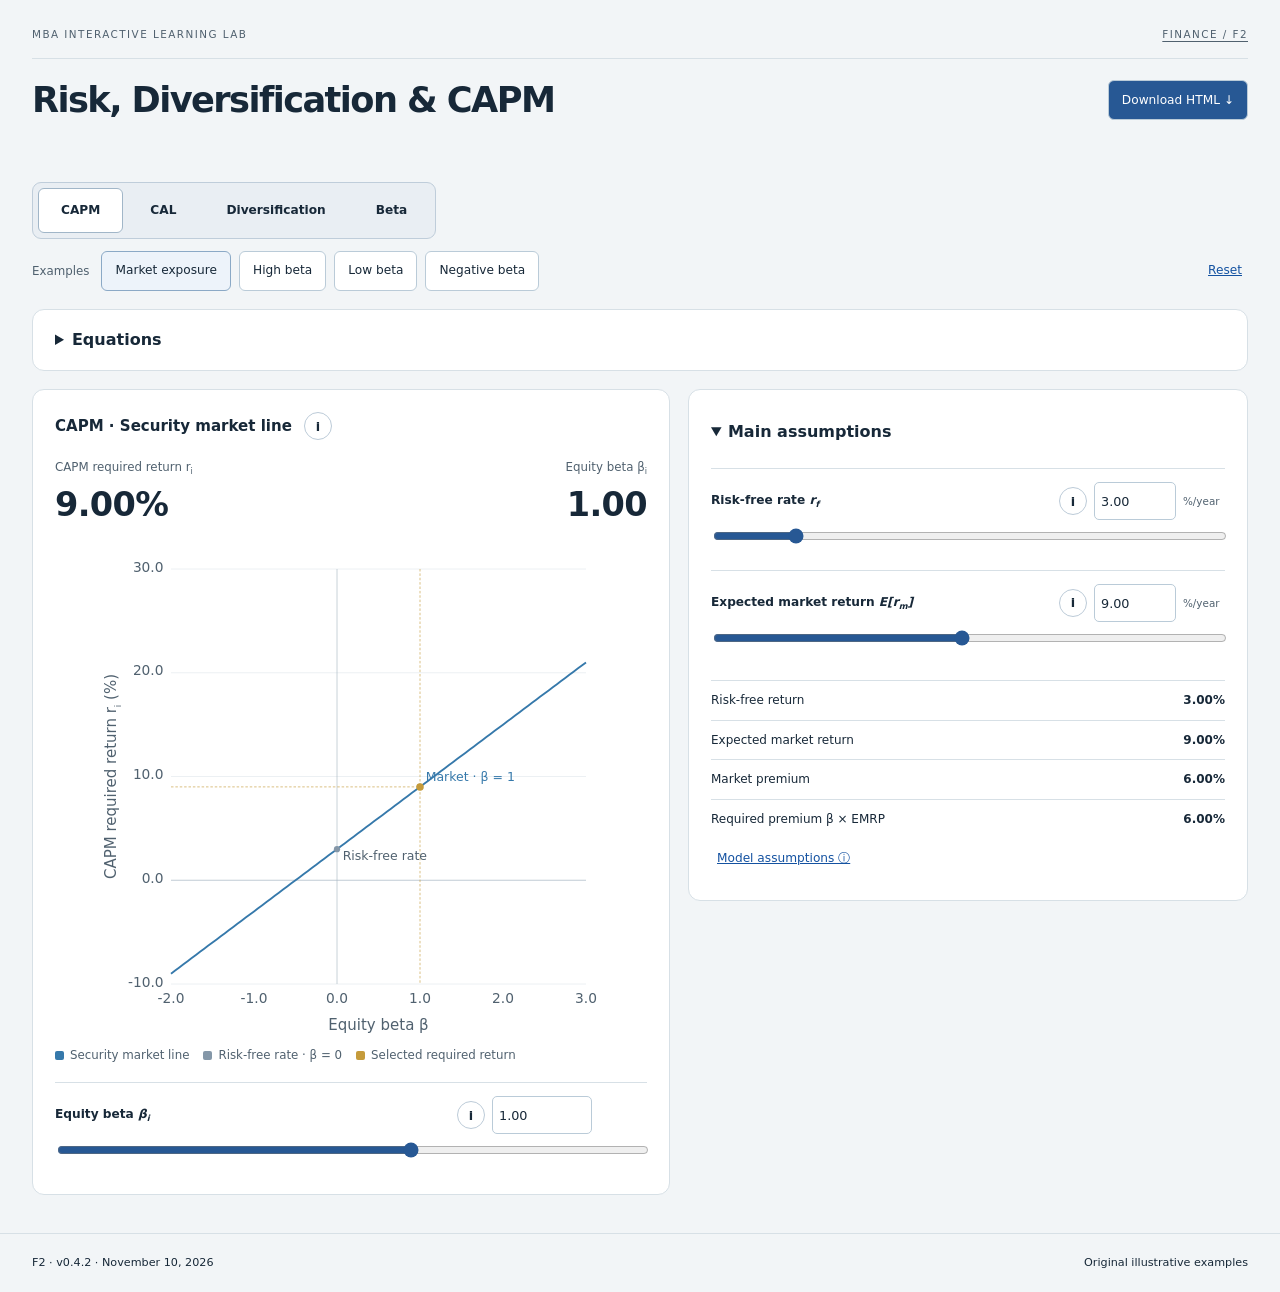
<file: docs/downloads/risk-capm.html>
<!doctype html><html lang="en"><head><meta charset="utf-8"><meta name="viewport" content="width=device-width,initial-scale=1"><link rel="icon" href="data:,"><title>Risk, Diversification & CAPM · Finance Lab</title><style>:root{color-scheme:light;--ink:#172838;--muted:#50616f;--blue:#1452a1;--line:#d7e0e6;--paper:#fff;--wash:#f2f5f7;--radius:12px;font-family:system-ui,-apple-system,BlinkMacSystemFont,"Segoe UI",sans-serif;line-height:1.55;color:var(--ink);background:var(--wash)}
*{box-sizing:border-box}body{margin:0}header,main,footer{max-width:1080px;margin:auto;padding:32px 40px}header{padding-top:56px;padding-bottom:20px}h1{font-size:clamp(2.25rem,5vw,3.7rem);line-height:1.1;letter-spacing:-.045em;margin:10px 0 20px}h2{font-size:1.1rem;line-height:1.35;margin:0 0 6px}p{margin:8px 0;color:var(--muted)}a{color:var(--blue);text-underline-offset:3px}a:focus-visible,summary:focus-visible,button:focus-visible,input:focus-visible{outline:3px solid #a5480b;outline-offset:4px}.eyebrow{font-size:.75rem;font-weight:750;letter-spacing:.16em;color:var(--blue)}.intro{font-size:1.3rem;color:var(--ink)}.instructions{padding:24px 28px;background:var(--paper);border:1px solid var(--line);border-radius:var(--radius);margin-bottom:36px}.instructions ol{padding-left:22px}.instructions li{margin:8px 0}.instructions p{font-size:.92rem}summary{cursor:pointer;padding:8px 0;min-height:44px;font-weight:650}.section-heading{display:flex;align-items:baseline;justify-content:space-between;gap:12px}.section-heading h2{font-size:1.45rem}.section-heading p{font-size:.85rem}.notice{padding:14px 18px;border-left:3px solid var(--blue);background:#e8eff8;font-size:.94rem}.notice strong{color:var(--ink)}.demo-list{list-style:none;padding:0;margin:24px 0 0}.demo{display:grid;grid-template-columns:36px 1fr auto;gap:16px;padding:24px 0;border-top:1px solid var(--line);align-items:center}.demo p{margin:0;font-size:.95rem}.code{align-self:start;margin-top:2px;font-size:.8rem;color:var(--blue);font-weight:750}.actions{display:flex;align-items:center;gap:10px;flex-wrap:wrap;justify-content:flex-end}.status{font-size:.8rem;font-weight:650;color:var(--muted);border:1px solid var(--line);border-radius:30px;padding:5px 12px}.button{display:inline-flex;align-items:center;justify-content:center;min-height:44px;padding:10px 14px;border-radius:7px;border:1px solid var(--blue);background:var(--blue);color:white;text-decoration:none;font-size:.88rem;font-weight:650}.button.secondary{background:white;color:var(--blue)}.button:hover{filter:brightness(.93)}footer{font-size:.83rem;border-top:1px solid var(--line);padding-bottom:36px}.skip{position:absolute;left:-10000px;top:8px;background:white;padding:12px;z-index:10}.skip:focus{left:12px}.sr-only{position:absolute;width:1px;height:1px;overflow:hidden;clip:rect(0,0,0,0);white-space:nowrap}@media(max-width:680px){header,main,footer{padding-left:20px;padding-right:20px}header{padding-top:32px}.instructions{padding:20px}.demo{grid-template-columns:28px 1fr;gap:10px}.actions{grid-column:2;justify-content:flex-start}.section-heading{align-items:start;flex-direction:column;gap:0}}@media(prefers-reduced-motion:reduce){*,*::before,*::after{animation:none!important;transition:none!important;scroll-behavior:auto!important}}

/* Paired equation rows: keep each value below its symbol, including the result. */
.eq-aligned{display:grid;grid-template-columns:repeat(var(--eq-columns),max-content);column-gap:.38rem;row-gap:.2rem;align-items:baseline;justify-content:start;max-width:100%;min-width:0;overflow-x:auto;padding:5px 3px 9px;margin:4px 0 10px;font-variant-numeric:tabular-nums}
.eq-aligned>.formula,.eq-aligned>.worked,.eq-aligned>.symbolic-equation,.eq-aligned>.live-values,.eq-aligned>.dist-formula,.eq-aligned>.dist-worked{display:contents!important}
.eq-aligned .eq-cell{white-space:nowrap;text-align:center;line-height:1.9;min-width:0}
.eq-aligned .eq-value-cell:not(.eq-operator){min-width:6.8ch}
.eq-aligned .eq-cell .num,.eq-aligned .eq-cell .eq-token,.eq-aligned .eq-cell .term,.eq-aligned .eq-cell .result-value{min-width:0!important;width:auto!important;text-align:center;display:inline}
.eq-aligned .eq-value-cell{font-family:ui-monospace,SFMono-Regular,Consolas,monospace;font-size:.76rem;color:#385269}
.eq-aligned .eq-cell.eq-operator{min-width:0}
@media(max-width:560px){.eq-aligned{column-gap:.25rem}.eq-aligned .eq-value-cell{font-size:.7rem}}

.eq-fraction{display:inline-grid;grid-template-rows:auto auto;line-height:1.4;text-align:center;vertical-align:middle}.eq-fraction>span:first-child{border-bottom:1px solid currentColor;padding:0 4px 2px}.eq-fraction>span:last-child{padding:2px 4px 0}.eq-message{font-size:.76rem;color:var(--muted)}

.eq-inline-atom{display:inline-block;text-align:center;vertical-align:baseline}.eq-fraction{gap:0}.eq-fraction>span{white-space:nowrap}.eq-aligned .eq-cell .eq-fraction{display:inline-grid}

.eq-aligned{width:100%}.equations>div,.equation-grid>div,.equation-grid>article{min-width:0}

.eq-aligned{scrollbar-width:thin;scrollbar-color:#aabac8 #f1f4f6}.eq-aligned:focus-visible{outline:2px solid var(--blue);outline-offset:2px}

/* Shared attention and legend language across the learning collection. */
:root{--attention-wash:#fff1c7;--attention-edge:#c59b3b;--attention-ink:#513d17;--attention-shadow:0 0 0 2px #c59b3b30,0 0 12px #c59b3b20;--legend-paper:#f7f9fc;--legend-line:#d2dce5}
body :is(.eq-token.is-editing,.term.is-editing,[data-edit].editing,[data-symbol].selected,[data-symbol].editing,[data-symbol].symbol-highlight,[data-symbol].is-symbol-highlight,[data-symbols].is-symbol-highlight){background:var(--attention-wash)!important;box-shadow:var(--attention-shadow)!important;color:var(--attention-ink)!important;border-radius:3px;transition-duration:90ms}
body #forecast-table tr.is-editing td,body #forecast-table tr.is-editing th{background:var(--attention-wash)!important}
body .column-wash{fill:var(--attention-wash)}body .bridge-column.input-highlight .column-wash{opacity:.9}body .bridge-column.input-highlight>rect:not(.column-wash){stroke:var(--attention-edge)}body .statement tr.input-highlight{background:var(--attention-wash)}
body .key-row{grid-template-columns:72px minmax(0,1fr);gap:12px;padding:8px 0;border-top:1px solid var(--line);font-size:.79rem;line-height:1.5;align-items:center}
body .key-row button,body .notation-grid .symbol-link{display:inline-block;text-align:center;vertical-align:middle;min-width:64px;min-height:44px;max-width:100%;padding:6px 8px;border:1px solid var(--legend-line);border-radius:6px;background:var(--legend-paper);font:1.02rem/1.4 Georgia,"Times New Roman",serif;color:var(--ink);text-decoration:none;cursor:pointer;transition:background-color .2s,border-color .2s,box-shadow .2s}
body .key-row button:hover,body .notation-grid .symbol-link:hover{background:#edf2f7;border-color:#a9bdcf}
body .key-row button[aria-pressed=true],body .notation-grid .symbol-link[aria-pressed=true]{background:var(--attention-wash);border-color:var(--attention-edge);color:var(--attention-ink);box-shadow:var(--attention-shadow)}
body .key-row small{display:block;margin-top:3px;font-size:.7rem;line-height:1.45;color:var(--muted)}
body .notation-grid dl{grid-template-columns:84px minmax(0,1fr);font-size:.79rem}body .notation-grid dt,body .notation-grid dd{padding:8px 0;border-top:1px solid var(--line);line-height:1.5}
body :is(.key,.notation,.notation-key,.equations)>summary{color:var(--ink);font-size:.82rem;font-weight:650}
body :is(.chart-key,.mix-key,.time-key,.matrix-key,.composition-key){font-size:.74rem;line-height:1.5;color:var(--muted);gap:8px 14px;flex-wrap:wrap}
body :is(.chart-key,.mix-key,.time-key,.matrix-key)>span{display:inline-flex;align-items:center;gap:6px}
body .swatch{width:9px;height:9px;border-radius:2px;flex-shrink:0}
body .swatch.legend-line{width:14px;height:0;border:0;border-top:2px solid #1452a1;border-radius:0;background:none}
body .swatch.legend-dash{width:14px;height:0;border:0;border-top:2px dashed #6d7c89;border-radius:0;background:none}
body .swatch.legend-dot{width:9px;height:9px;border:2px solid #a65d1c;border-radius:50%;background:white}
.swatch.bridge-total{background:#24649d}.swatch.bridge-add{background:#2b8776}.swatch.bridge-deduct{background:#b36b47}
@media(prefers-reduced-motion:reduce){body .key-row button,body .notation-grid .symbol-link{transition:none!important}}

body .key-row button sub,body .key-row button sup,body .notation-grid .symbol-link sub,body .notation-grid .symbol-link sup{font-size:.7em}

.masthead .subject-home{color:inherit;text-decoration:underline;text-underline-offset:3px}.masthead .subject-home:hover{color:var(--blue)}

header,main,footer{max-width:1440px;padding:20px 32px}header{padding-top:26px}.masthead,.heading,.title,.presets,.chart-key{display:flex;align-items:center;gap:12px}.masthead{justify-content:space-between;font-size:.65rem;letter-spacing:.14em;color:var(--muted);border-bottom:1px solid var(--line);padding-bottom:16px}.heading{justify-content:space-between}h1{font-size:2.2rem;margin:22px 0}h2{font-size:.94rem;margin:0}.panel{background:white;border:1px solid var(--line);border-radius:12px;padding:22px;min-width:0;margin-bottom:18px}button,input{font:inherit;color:inherit}button{cursor:pointer}.action,.secondary,.preset,#modes button{border:1px solid #bacbd8;border-radius:6px;background:white;padding:9px 13px;font-size:.76rem;min-height:40px}.action{background:#275894;color:white}.plain{background:transparent;border:0;text-decoration:underline;color:var(--blue);font-size:.76rem;min-height:40px}.presets{margin-bottom:18px}.examples-label{font-size:.74rem;color:var(--muted)}.presets>div{display:flex;gap:8px;flex-wrap:wrap}.presets>#reset{margin-left:auto}.preset[aria-pressed=true]{background:#edf3fa;border-color:#8ba9c6}#modes{display:inline-flex;gap:4px;padding:5px;border:1px solid #bfcdda;border-radius:9px;background:#e9eef3;margin-bottom:12px}#modes button{background:transparent;border-color:transparent;font-weight:650;padding:12px 22px}#modes button[aria-pressed=true]{background:white;border-color:#a1b6c8}.info{border:1px solid #bccbd8;border-radius:50%;background:white;font-size:.8rem;font-weight:700;width:28px;height:28px;flex-shrink:0}.workspace{display:grid;grid-template-columns:minmax(0,1fr) 365px;gap:18px;align-items:start}.results{display:flex;justify-content:space-between;align-items:start;gap:18px;margin:24px 0 12px}.results>div>span{display:block;font-size:.74rem;color:var(--muted)}.results output{display:block;font-size:2.35rem;font-weight:700;letter-spacing:-.02em;font-variant-numeric:tabular-nums}.results>div:last-child{text-align:right}svg{display:block;width:100%}svg text{font-family:system-ui,sans-serif}.chart-key{margin:8px 0}.chart-key span{display:flex;align-items:center;gap:6px}.control{border-top:1px solid var(--line);padding-top:13px;margin-top:12px}.control-head{display:grid;grid-template-columns:minmax(0,1fr) 28px 86px 48px;gap:7px;align-items:center}.control-head label{font-size:.76rem;font-weight:650}.unit{font-size:.65rem;color:var(--muted)}input[type=number]{width:100%;min-width:0;height:38px;border:1px solid #bacbd8;border-radius:5px;padding:6px;font-size:.8rem;font-variant-numeric:tabular-nums}input[type=range]{width:100%;height:28px;accent-color:#275894}#main-control{margin:18px 0 20px}#main-control .control-head{grid-template-columns:minmax(0,1fr) 28px 100px 48px}.secondary-title{border-top:1px solid var(--line);padding-top:16px}#minimum{margin-left:auto;font-size:.7rem;padding:6px 9px}.asset-details{border-top:1px solid var(--line);padding-top:5px;margin-top:12px}.asset-details>summary{font-size:.82rem}.metric{display:flex;justify-content:space-between;gap:12px;padding:10px 0;border-top:1px solid var(--line);font-size:.75rem}.metric strong{font-variant-numeric:tabular-nums}#metrics{margin-top:20px}.formula{font:1.2rem/1.8 Georgia,serif}.worked{font:.82rem/1.8 ui-monospace,monospace}#equation-sections{display:grid;grid-template-columns:repeat(2,minmax(0,1fr));gap:24px;padding-top:16px}#equation-sections article{min-width:0}#equation-sections .wide{grid-column:1/-1}#key{display:grid;grid-template-columns:repeat(3,1fr);gap:0 24px}.key-row{display:grid}.equations>.key{margin-top:18px;padding-top:8px;border-top:1px solid var(--line)}body .equations>.panel-heading{font-size:1rem;font-weight:700}body .equations>.key>summary{font-size:.82rem;font-weight:650}.term{border-radius:3px;transition:background-color .8s,box-shadow .8s}#error{font-size:.82rem;background:#fff0e9;border-left:3px solid #bf805f;padding:14px;margin-bottom:18px}footer{display:flex;justify-content:space-between;font-size:.7rem}dialog{width:500px;border:1px solid #bacbd8;border-radius:12px;padding:24px;color:var(--ink)}dialog::backdrop{background:#172b4259}dialog .title{justify-content:space-between}#close{background:white;border:1px solid var(--line);border-radius:5px;font-size:1.5rem;width:42px;height:42px}#help-body{font-size:.88rem;line-height:1.7;margin-top:16px}[hidden]{display:none!important}sub,sup{font-size:.7em}.eq-radical{position:relative;display:inline-block;padding-left:14px;vertical-align:middle}.eq-radical>svg{position:absolute;left:0;top:0;width:15px;height:100%;overflow:visible}.radicand{display:inline-block;border-top:1.2px solid currentColor;padding:3px 5px 0 5px}
/* Three note-matched views: one dominant plot, optional return paths. */
#secondary-panel{border-top:1px solid var(--line);margin-top:22px;padding-top:12px}#secondary-panel>summary{font-size:.84rem;font-weight:650}.secondary-title{border-top:0}.sample-note{font-size:.72rem;color:var(--muted);margin:16px 0 8px}#sample-controls .secondary{font-size:.72rem}.fraction{display:inline-grid;grid-template-rows:auto auto;vertical-align:middle;text-align:center;line-height:1.25}.fraction>span:first-child{border-bottom:1px solid currentColor;padding:0 5px 3px}.fraction>span:last-child{padding:3px 5px 0}.equations{padding:18px 22px}#equation-sections{gap:14px 24px;padding-top:12px}.results{margin-top:18px}.results output{font-size:2.1rem}.control-head{grid-template-columns:minmax(0,1fr) 28px 82px 42px}.chart-key{flex-wrap:wrap;row-gap:6px}#primary-chart{margin-top:18px}#main-control{margin-bottom:0}#seed-value{font-variant-numeric:tabular-nums}

.panel.equations>summary{font-size:1rem;font-weight:650;min-height:24px;padding:0;cursor:pointer}.panel.equations[open]>summary{margin-bottom:14px}
.workspace{grid-template-columns:minmax(0,1fr) 460px}

.workspace{grid-template-columns:minmax(0,1fr) 560px}#primary-chart{max-width:500px;margin-left:auto;margin-right:auto}#secondary-chart{max-width:500px;margin-left:auto;margin-right:auto}

#primary-chart.full-width{max-width:none}

#equation-sections>*{min-width:0}
@media(max-width:1100px){.workspace{grid-template-columns:minmax(0,1fr) 380px}}
@media(max-width:900px){.workspace{grid-template-columns:minmax(0,1fr)}#key{grid-template-columns:repeat(2,minmax(0,1fr))}}
@media(max-width:600px){header,main,footer{padding-left:16px;padding-right:16px}.heading{flex-wrap:wrap;gap:0}.heading h1{font-size:1.85rem}.heading .action{margin-bottom:10px}#modes{display:flex;flex-wrap:wrap}#modes button{padding:10px 14px}.presets{flex-wrap:wrap}.presets>#reset{margin-left:0}.panel{padding:16px}#equation-sections{grid-template-columns:minmax(0,1fr)}#key{grid-template-columns:minmax(0,1fr)}.results output{font-size:1.7rem}.control-head,#main-control .control-head{grid-template-columns:minmax(0,1fr) 28px 74px 40px}footer{flex-wrap:wrap}}
</style></head><body><a class="skip" href="#main">Skip to visualization</a><header><div class="masthead"><span>MBA INTERACTIVE LEARNING LAB</span><a class="subject-home" href="https://bpdiehl.github.io/finance_visualizations/" aria-label="Finance home">FINANCE / F2</a></div><div class="heading"><h1>Risk, Diversification & CAPM</h1><button id="download" class="action">Download HTML ↓</button></div></header><main id="main"><nav id="modes" aria-label="Risk model"><button data-mode="capm" aria-pressed="true">CAPM</button><button data-mode="cal" aria-pressed="false">CAL</button><button data-mode="diversification" aria-pressed="false">Diversification</button><button data-mode="beta" aria-pressed="false">Beta</button></nav><div class="presets"><span class="examples-label">Examples</span><div id="presets"></div><button id="reset" class="plain">Reset</button></div><div id="error" role="alert" hidden></div><details class="panel equations"><summary>Equations</summary><div id="equation-sections"></div><details class="key"><summary>Symbols & units</summary><div id="key"></div></details></details><div class="workspace"><section class="panel plots"><div class="title"><h2 id="primary-title"></h2><button class="info" data-help="primary" aria-label="Explain the main chart">i</button></div><div class="results" id="results"></div><svg id="primary-chart" role="img" aria-label="Risk model chart"></svg><div class="chart-key" id="primary-key"></div><div id="main-control"></div><details id="secondary-panel"><summary id="secondary-title-summary">Illustrative returns over time</summary><div class="title secondary-title"><h2 id="secondary-title"></h2><button class="info" data-help="secondary" aria-label="Explain the secondary chart">i</button></div><svg id="secondary-chart" role="img" aria-label="Return and risk model illustration"></svg><div class="chart-key" id="secondary-key"></div></details></section><aside class="panel assumptions"><details open><summary>Main assumptions</summary><div id="controls"></div></details><div id="assets"></div><div id="sample-controls" hidden><div class="sample-note">Illustrative observations · seed <output id="seed-value"></output></div><button id="resample" class="secondary">New sample</button></div><div id="metrics"></div><button class="plain" data-help="assumptions">Model assumptions ⓘ</button></aside></div></main><footer><span>F2 · v0.4.2 · November 10, 2026</span><span>Original illustrative examples</span></footer><dialog id="help"><div class="title"><h2 id="help-title"></h2><button id="close" aria-label="Close explanation">×</button></div><p id="help-body"></p></dialog><script>(() => {
'use strict';
const defaults=Object.freeze({mode:'capm',rf:3,expectedMarket:9,sM:20,sE:30,beta:1,n:5,y:100,alpha:0,seed:42});
const examples=[
 {name:'Market exposure',...defaults},
 {name:'High beta',...defaults,beta:1.5},
 {name:'Low beta',...defaults,beta:.5},
 {name:'Negative beta',...defaults,beta:-.5},
 {name:'Fully invested',...defaults,mode:'cal'},
 {name:'Some cash held',...defaults,mode:'cal',y:60},
 {name:'Borrow to invest',...defaults,mode:'cal',y:150},
 {name:'No company-specific risk',...defaults,mode:'cal',sE:0},
 {name:'Diversifying stocks',...defaults,mode:'diversification',n:10},
 {name:'More market exposure',...defaults,mode:'diversification',beta:1.5,n:10},
 {name:'More company-specific risk',...defaults,mode:'diversification',sE:60,n:10},
 {name:'No market exposure',...defaults,mode:'diversification',beta:0,n:10},
 {name:'Equity beta',...defaults,mode:'beta',sE:12},
 {name:'High beta',...defaults,mode:'beta',sE:12,beta:1.5},
 {name:'Low beta',...defaults,mode:'beta',sE:12,beta:.5},
 {name:'Negative beta',...defaults,mode:'beta',sE:12,beta:-.5}
];
function observations({seed,sM,sE,beta,rf,premium,alpha}) {
 // Fixed-seed normal draws, centered/scaled and orthogonalized to give the
 // requested sample slope and residual variance exactly. Not historical data.
 let rngState=seed>>>0;
 const uniform=()=>{rngState=(Math.imul(1664525,rngState)+1013904223)>>>0;return(rngState+.5)/4294967296;};
 const normal=()=>Math.sqrt(-2*Math.log(uniform()))*Math.cos(2*Math.PI*uniform());
 const standardize=xs=>{const mean=xs.reduce((a,b)=>a+b,0)/xs.length;const centered=xs.map(x=>x-mean),sd=Math.sqrt(centered.reduce((a,b)=>a+b*b,0)/xs.length);return centered.map(x=>x/sd);};
 const x=standardize(Array.from({length:50},normal));let z=standardize(Array.from({length:50},normal));
 const projection=x.reduce((a,b,i)=>a+b*z[i],0)/x.length;
 z=standardize(z.map((v,i)=>v-projection*x[i]));
 return x.map((v,i)=>{const market=rf+premium+sM*v,residual=sE*z[i];return{period:i+1,market,asset:rf+alpha+beta*(market-rf)+residual,residual};});
}
function calculate(s){
 if(!['capm','cal','diversification','beta'].includes(s.mode))throw Error('Choose CAPM, CAL, Diversification or Beta.');
 if(s.mode==='capm'){
  for(const k of ['rf','expectedMarket','beta'])if(typeof s[k]!=='number'||!Number.isFinite(s[k]))throw Error('Enter a finite number in each assumption.');
  if(s.rf<0||s.rf>20||s.expectedMarket< -20||s.expectedMarket>40||s.beta< -2||s.beta>3)throw Error('Use a risk-free rate from 0% to 20%, market return from −20% to 40%, and beta from −2 to 3.');
  const rf=s.rf/100,premium=(s.expectedMarket-s.rf)/100,beta=s.beta,requiredAt=b=>rf+b*premium;
  return{mode:s.mode,rf,premium,beta,marketExpected:s.expectedMarket/100,required:requiredAt(beta),riskPremium:beta*premium,requiredAt,line:Array.from({length:101},(_,i)=>{const beta=-2+i*.05;return{beta,required:requiredAt(beta)};})};
 }
 for(const k of ['rf','expectedMarket','sM','sE','beta','n','y','alpha','seed'])if(typeof s[k]!=='number'||!Number.isFinite(s[k]))throw Error('Enter a finite number in each assumption.');
 if(s.rf<0||s.rf>20||s.expectedMarket< -20||s.expectedMarket>40||s.sM<1||s.sM>60||s.sE<0||s.sE>80||s.beta< -2||s.beta>3||s.n<1||s.n>200||!Number.isInteger(s.n)||s.y<0||s.y>200||Math.abs(s.alpha)>10||s.seed<1||s.seed>999999||!Number.isInteger(s.seed))throw Error('Use the displayed input bounds; stock count and seed must be whole numbers.');
 const rf=s.rf/100,premium=(s.expectedMarket-s.rf)/100,sM=s.sM/100,sE=s.sE/100,y=s.y/100,alpha=s.alpha/100,beta=s.beta;
 const systematicVariance=beta**2*sM**2,systematic=Math.abs(beta)*sM;
 const portfolio=n=>{const residualVariance=sE**2/n;return{n,variance:systematicVariance+residualVariance,volatility:Math.sqrt(systematicVariance+residualVariance),residualVariance,residualVol:sE/Math.sqrt(n)};};
 const selected=portfolio(s.n),riskyExcess=beta*premium,calRisk=y*selected.volatility,calExcess=y*riskyExcess;
 const common={mode:s.mode,rf,premium,marketExpected:s.expectedMarket/100,sM,sE,beta,n:s.n,y,alpha,systematicVariance,systematic,...selected,portfolio,curve:Array.from({length:200},(_,i)=>portfolio(i+1)),riskyExcess,required:rf+riskyExcess,calRisk,calExcess,calReturn:rf+calExcess,sharpe:selected.volatility>0?riskyExcess/selected.volatility:null,marketSharpe:premium/sM};
 if(s.mode!=='beta')return common;
 const samples=observations({...common,seed:s.seed}),meanMarket=samples.reduce((a,b)=>a+b.market,0)/samples.length,meanAsset=samples.reduce((a,b)=>a+b.asset,0)/samples.length;
 const marketVariance=samples.reduce((a,b)=>a+(b.market-meanMarket)**2,0)/samples.length,covariance=samples.reduce((a,b)=>a+(b.market-meanMarket)*(b.asset-meanAsset),0)/samples.length;
 const estimatedBeta=covariance/marketVariance,intercept=meanAsset-estimatedBeta*meanMarket;
 return{...common,samples,meanMarket,meanAsset,marketVariance,covariance,estimatedBeta,intercept,fit:market=>intercept+estimatedBeta*market,seed:s.seed};
}
globalThis.DemoModel=Object.freeze({defaults,calculate,examples:()=>examples.map(x=>({...x}))});
})();
</script><script>/* A shared grid aligns symbolic and numerical rows; matched fractions share atom widths. */
(() => {
 'use strict';
 function render(target,symbols,rows,symbolicTarget){
  const worked=typeof target==='string'?document.getElementById(target):target;
  let formula=symbolicTarget?(typeof symbolicTarget==='string'?document.getElementById(symbolicTarget):symbolicTarget):worked.previousElementSibling;
  if(!formula||!formula.matches('.formula,.symbolic-equation,.dist-formula')){formula=document.createElement('div');formula.className='formula';worked.before(formula);}
  let grid=formula.parentElement;
  if(!grid.classList.contains('eq-aligned')){grid=document.createElement('div');grid.className='eq-aligned';formula.before(grid);grid.append(formula,worked);}
  const text=html=>{const el=document.createElement('span');el.innerHTML=String(html??'—');return el.textContent.trim();};
  const op=s=>/^(?:[=+−×/(),≈\[\]]|min\(|\(1\s*[+−-]|\)[A-Za-z0-9]+)$/.test(s);
  let nodes=symbols.map((s,i)=>({values:[s,...rows.map(r=>r[i]??'—')]}));
  const raw=node=>node.values?text(node.values[0]):'';
  const opening=node=>/^[([]/.test(raw(node)),closing=node=>/^[)\]]/.test(raw(node));
  function leftOperand(end){let start=end;if(closing(nodes[end])){let depth=1;while(start>0&&depth){start--;if(closing(nodes[start]))depth++;if(opening(nodes[start]))depth--;}}return start;}
  for(let slash=0;slash<nodes.length;slash++){
   if(raw(nodes[slash])!=='/'||slash===0||slash===nodes.length-1)continue;
   let start=leftOperand(slash-1);while(start>1&&raw(nodes[start-1])==='×')start=leftOperand(start-2);
   let end=slash+1;
   if(opening(nodes[end])){let depth=1;while(end<nodes.length-1&&depth){end++;if(opening(nodes[end]))depth++;if(closing(nodes[end]))depth--;}if(end<nodes.length-1&&/^<sup\b/.test(String(nodes[end+1].values?.[0])))end++;}
   let bottom=nodes.slice(slash+1,end+1);if(bottom.length>2&&['(','['].includes(raw(bottom[0]))&&[')',']'].includes(raw(bottom.at(-1))))bottom=bottom.slice(1,-1);
   const fraction={top:nodes.slice(start,slash),bottom};nodes.splice(start,end-start+1,fraction);slash=start;
  }
  function renderNode(node,row){
   if(node.values)return String(node.values[row]??'—');
   const line=parts=>parts.map(part=>{const strings=part.values?.map(text)||[],isOp=strings.length&&op(strings[0]);const width=isOp?Math.max(14,...strings.map(s=>s.length*7)):Math.max(46,...strings.map(s=>s.length*7.7));return `<span class="eq-inline-atom" style="min-width:${width}px">${renderNode(part,row)}</span>`;}).join('');
   return `<span class="eq-fraction"><span>${line(node.top)}</span><span>${line(node.bottom)}</span></span>`;
  }
  grid.tabIndex=0;grid.setAttribute('role','group');grid.setAttribute('aria-label','Equation and current values; scroll horizontally if needed');
  grid.style.setProperty('--eq-columns',nodes.length);
  const cells=row=>nodes.map((node,col)=>`<span class="eq-cell${row?' eq-value-cell':''}${node.values&&op(raw(node))?' eq-operator':''}" style="grid-column:${col+1};grid-row:${row+1}">${renderNode(node,row)}</span>`).join('');
  formula.innerHTML=cells(0);worked.innerHTML=rows.map((r,i)=>cells(i+1)).join('');
 }
 globalThis.EquationLayout=Object.freeze({render});
})();

(() => {
'use strict';
const M=DemoModel,$=id=>document.getElementById(id),examples=M.examples();
const fmt=x=>(Math.abs(x)<.005?0:x).toLocaleString('en-US',{minimumFractionDigits:2,maximumFractionDigits:2}),pct=x=>fmt(x*100)+'%';
const sharedFields=['rf','expectedMarket','beta'];
const savedViews=Object.fromEntries(['capm','cal','diversification','beta'].map(mode=>[mode,{inputs:baseline(mode),sample:23}]));
let state={...M.defaults},model,pinned=null,hovered=null,edited=null,timer,trigger,dragging=false,selectedSample=23;
const key={
 y:['y','Weight in risky portfolio','Decimal allocation; remainder is risk-free saving or borrowing'],
 n:['n','Stocks in portfolio','Number; equal weights'],beta:['β','Equity beta','Dimensionless market exposure'],
 sM:['σ<sub>m</sub>','Market volatility','Standard deviation of annual market returns'],
 sE:['σ<sub>ε</sub>','Company-specific volatility per stock','Annual standard deviation; independent residuals'],
 sp:['σ<sub>p</sub>','Risky portfolio volatility','Annual return standard deviation'],
 sc:['σ<sub>c</sub>','Combined portfolio volatility','Annual return standard deviation after cash/borrowing'],
 systematic:['σ<sub>sys</sub>','Systematic risk floor','Annual return standard deviation'],
 rf:['r<sub>f</sub>','Risk-free rate','Annual decimal return'],
 expectedMarket:['E[r<sub>m</sub>]','Expected market return','Annual decimal expected market return'],
 premium:['EMRP','Expected market risk premium','E[rₘ] − r_f; annual decimal return'],
 riskyReturn:['E[r<sub>p</sub>]','Risky portfolio expected return','Annual decimal return before combining with risk-free saving or borrowing'],
 combinedReturn:['E[r<sub>c</sub>]','Combined portfolio expected return','Annual decimal return after combining risky and risk-free positions'],
 riskyExcess:['E[r<sub>p</sub>] − r<sub>f</sub>','Risky portfolio excess return','Annual decimal expected return above the risk-free rate'],
 calExcess:['E[r<sub>c</sub>] − r<sub>f</sub>','Combined portfolio excess return','Annual decimal expected return above the risk-free rate'],
 sharpe:['S<sub>p</sub>','Sharpe ratio','Excess expected return per unit of total volatility'],
 required:['E[r<sub>i</sub>]','CAPM required return','Annual decimal return estimate, assuming alpha zero'],
 covariance:['Cov(r<sub>i</sub>, r<sub>m</sub>)','Asset–market covariance','Squared annual decimal return; illustrative sample'],
 marketVariance:['Var(r<sub>m</sub>)','Market variance','Squared annual decimal return; illustrative sample'],
 alpha:['α','CAPM alpha','Annual decimal expected return above CAPM'],
 asset:['r<sub>i</sub>','Asset return','Annual decimal return for one observation'],
 market:['r<sub>m</sub>','Market return','Annual decimal return for the same observation'],
 residual:['ε<sub>i</sub>','Company-specific return','Annual decimal deviation from the fitted line']
};
const nested=(k,html)=>`<span class="term" data-symbol="${k}">${html}</span>`;
function symbolText(k){
 if(state.mode==='capm'&&k==='beta')return 'β<sub>i</sub>';
 if(state.mode==='capm'&&k==='required')return 'r<sub>i</sub>';
 if(k==='riskyExcess')return `${nested('riskyReturn','E[r<sub>p</sub>]')} − ${nested('rf','r<sub>f</sub>')}`;
 if(k==='calExcess')return `${nested('combinedReturn','E[r<sub>c</sub>]')} − ${nested('rf','r<sub>f</sub>')}`;
 if(k==='covariance')return `Cov(${nested('asset','r<sub>i</sub>')}, ${nested('market','r<sub>m</sub>')})`;
 if(k==='marketVariance')return `Var(${nested('market','r<sub>m</sub>')})`;
 return key[k][0];
}
const symbol=(k,v)=>`<span class="term" data-symbol="${k}">${v??symbolText(k)}</span>`;
const num=(k,x,d=4)=>{const value=x!==null&&Math.abs(x)<.5*10**(-d)?0:x;return symbol(k,value===null?'Undefined':value<0?'(−'+Math.abs(value).toFixed(d)+')':value.toFixed(d));};
const square=k=>symbol(k,key[k][0]+'<sup>2</sup>');
const frac=(a,b)=>`<span class="fraction"><span>${a}</span><span>${b}</span></span>`;
const root=c=>`<span class="eq-radical"><span class="sr-only">Square root of </span><svg viewBox="0 0 20 100" preserveAspectRatio="none" aria-hidden="true"><path d="M1 55 L5 50 L10 95 L20 0" fill="none" stroke="currentColor" stroke-width="1.2" vector-effect="non-scaling-stroke"/></svg><span class="radicand">${c}</span></span>`;
const help={
 primary:()=>state.mode==='capm'?['CAPM and the security market line','CAPM estimates the required annual return for a given beta. The horizontal axis is beta, not total volatility or a realized market return. At beta 0 the line crosses the risk-free rate; at beta 1 it gives expected market return. Expected market return is a direct input. With it held fixed, changing the risk-free rate pivots the line around the market point at beta 1. A higher expected market return steepens the line. A market return below the risk-free rate gives a negative premium and a downward line. This is a model estimate, not a guaranteed return.']:state.mode==='cal'?['Capital allocation lines','The vertical axis is expected return ABOVE the risk-free rate; horizontal is total volatility. Each ray combines a risky portfolio with risk-free saving or borrowing. Its slope is the Sharpe ratio. Company-specific risk flattens the selected portfolio’s line without increasing its expected return under CAPM. With positive beta and fully diversified company-specific risk, it reaches the market reference line.'] : state.mode==='diversification'?['What diversification removes','The horizontal axis counts equally weighted stocks. Independent company-specific shocks average out as the portfolio grows. Shared market exposure remains, so total volatility approaches the dashed systematic-risk floor. Systematic risk does not decrease merely by adding stocks with the same beta. This is an explicit stylized factor model, not a universal promise about a particular stock count.']:['Beta is the slope','Each dot pairs an illustrative annual market return with an asset return in the same period. The fitted line’s slope is beta: how much the asset’s return changes for a change in the market. Vertical deviations are company-specific returns. Both axes use identical return ranges and ticks on a square plot: beta 1 has a 45° slope. The shared range fits the observations as inputs change. These axes show returns, not beta versus required return. Click a dot to inspect its equation.'],
 secondary:()=>['Illustrative return paths','The same 50 annual observations are shown in period order. This is synthetic data, not stock-price history. The visible seed reproduces the cloud and path. The sample is centered, scaled and orthogonalized so its market volatility, company-specific volatility and fitted beta exactly match the controls. Real samples do not match population assumptions this neatly.'],
 y:()=>['Saving and borrowing','At 100%, all capital is invested in the risky portfolio. Below 100%, the remainder earns the risk-free rate. Above 100%, the extra investment is financed by borrowing at the same risk-free rate. This idealized CAL ignores borrowing limits, spreads, taxes and transaction costs.'],
 n:()=>['Number of stocks','All stocks have equal weights, the same beta and the same company-specific volatility. Their company-specific returns are mutually independent and uncorrelated with the market. Only the company-specific variance is divided by n. Adding correlated or concentrated holdings may diversify much less.'],
 beta:()=>['Equity beta β','This is the equity’s exposure to market movements; the market portfolio itself has beta 1. A beta of 1 means a one percentage point market move is associated with a one percentage point asset move along the fitted line. Beta 0 has no linear market exposure; negative beta reverses the direction. Beta measures systematic exposure, not total risk. In the Beta tab, the illustrative sample is engineered to recover the specified beta exactly.'],
 sM:()=>['Market volatility','Annual standard deviation of market returns. Market shocks are shared across holdings, so their effect remains after diversification. The market input is kept positive so the CAL benchmark slope and beta denominator are defined.'],
 sE:()=>['Company-specific volatility','Annual standard deviation of one stock’s residual return, separate from market exposure. Equal weights and independent residuals reduce this component to σ_ε / √n in the Diversification and CAL tabs. The Beta tab shows a single asset, so its residual volatility is not divided by n.'],
 rf:()=>['Risk-free rate','Annual return used for risk-free saving and borrowing. Expected market return is held fixed, so changing this rate changes the market premium. In CAPM, the beta-1 market point stays fixed while the intercept changes. In CAL, volatility is unchanged but excess return and the line’s slope can change.'],
 expectedMarket:()=>['Expected market return','Expected total annual return of the market, not its excess return. The model subtracts the risk-free rate to calculate the market premium. This assumption, the risk-free rate and beta are shared across all four tabs. Other inputs and selected observations are remembered within each tab.'],
 premium:()=>['Expected market risk premium','Expected annual market return above the risk-free rate, abbreviated EMRP. CAPM assigns beta × EMRP as required excess return. The premium is calculated from the expected market return minus the risk-free rate. Compensation is for market exposure; adding company-specific volatility does not add a required premium in this model.'],
 alpha:()=>['CAPM alpha and the intercept','Alpha is expected asset return above the CAPM required return. The graph uses TOTAL returns, so the fitted line’s intercept at market return zero is r_f(1−β) + α. Alpha itself is the asset’s excess over r_f when the market return equals r_f. The examples assume alpha zero; an illustrative positive alpha is not an investment forecast.'],
 assumptions:()=>['Model assumptions','Original annual-return illustrations. Diversification assumes equal weights, identical betas and independent company-specific returns uncorrelated with the market. CAL assumes risk-free borrowing and lending at the same rate; market reference is the fully diversified benchmark under CAPM. Beta uses seeded synthetic observations with exact sample moments, not estimated real data. Return distributions are idealized and unbounded. No taxes, fees, trading constraints or historical forecasts.']
};
function attention(){const k=hovered||pinned||edited;document.querySelectorAll('[data-symbol]').forEach(el=>el.classList.toggle('symbol-highlight',el.dataset.symbol===k));document.querySelectorAll('[data-key]').forEach(el=>el.setAttribute('aria-pressed',String(el.dataset.key===pinned)));}
function pulse(k){edited=k;clearTimeout(timer);attention();if(!dragging)timer=setTimeout(()=>{edited=null;attention();},1100);}
function control(id,label,min,max,step,unit){const digits=id==='n'?0:2;return`<div class="control"><div class="control-head"><label for="${id}">${label} <i>${symbol(id)}</i></label><button class="info" data-help="${id}" aria-label="Explain ${label}">i</button><input id="${id}" class="term" data-symbol="${id}" data-field="${id}" type="number" min="${min}" max="${max}" step="${step}" value="${state[id].toFixed(digits)}"><span class="unit">${unit}</span></div><input data-field="${id}" type="range" aria-label="${label} slider" min="${min}" max="${max}" step="${step}" value="${state[id]}"></div>`;}
function setup(){
 const mode=state.mode;
 $('main-control').innerHTML=mode==='cal'?control('y','Risky portfolio weight',0,200,1,'%'):mode==='diversification'?control('n','Stocks in portfolio',1,200,1,'stocks'):control('beta','Equity beta',-2,3,.01,'');
 if(mode==='capm'){
  $('controls').innerHTML=control('rf','Risk-free rate',0,20,.1,'%/year')+control('expectedMarket','Expected market return',-20,40,.1,'%/year');$('assets').innerHTML='';
 }else{
  $('controls').innerHTML=mode==='cal'?control('n','Stocks in risky portfolio',1,200,1,'stocks')+control('sE','Company-specific volatility',0,80,.1,'%'):control('sE','Company-specific volatility',0,80,.1,'%')+(mode==='diversification'?control('beta','Equity beta',-2,3,.01,''):'');
  $('controls').innerHTML+=control('sM','Market volatility',1,60,.1,'%');
  $('assets').innerHTML=`<details class="asset-details"><summary>Return assumptions</summary>${mode==='cal'?control('beta','Equity beta',-2,3,.01,''):''}${control('rf','Risk-free rate',0,20,.1,'%/year')}${control('expectedMarket','Expected market return',-20,40,.1,'%/year')}${mode==='beta'?control('alpha','CAPM alpha',-10,10,.1,'%/year'):''}</details>`;
 }
 $('sample-controls').hidden=mode!=='beta';$('secondary-panel').hidden=mode!=='beta';
 const sections=mode==='capm'?[['required','CAPM required return'],['premium','Expected market premium']]:mode==='cal'?[['excess','Excess expected return'],['risk','Portfolio risk'],['risky','Risky portfolio excess return'],['sharpe','Sharpe ratio']]:mode==='diversification'?[['risk','Total portfolio risk'],['systematic','Systematic risk floor']]:[['beta','Beta from the observations','wide'],['observation','One illustrative observation','wide']];
 $('equation-sections').innerHTML=sections.map(([id,title,c])=>`<article class="${c||''}"><h2 id="${id}-heading">${title}</h2><div class="formula"></div><div class="worked" id="${id}-worked"></div></article>`).join('');
 $('key').replaceChildren();delete $('key').dataset.symbols;
}
function renderNotation(){
 // The key is derived from symbolic equations, never from inputs or outputs.
 const keys=[...new Set([...document.querySelectorAll('#equation-sections .formula [data-symbol]')].map(el=>el.dataset.symbol))];
 const signature=keys.join('|');if($('key').dataset.symbols===signature)return;
 $('key').dataset.symbols=signature;
 $('key').innerHTML=keys.map(k=>`<div class="key-row"><button data-key="${k}" aria-pressed="false">${symbolText(k)}</button><span>${key[k][1]}<small>${key[k][2]}</small></span></div>`).join('');
}

function equations(){
 const m=model,s=symbol;
 if(state.mode==='capm'){
  EquationLayout.render('required-worked',[s('required'),'=',s('rf'),'+',s('beta'),'×',`(${s('expectedMarket')} − ${s('rf')})`],[[num('required',m.required),'=',num('rf',m.rf),'+',num('beta',m.beta),'×',`(${num('expectedMarket',m.marketExpected)} − ${num('rf',m.rf)})`]]);
  EquationLayout.render('premium-worked',[s('premium'),'=',s('expectedMarket'),'−',s('rf')],[[num('premium',m.premium),'=',num('expectedMarket',m.marketExpected),'−',num('rf',m.rf)]]);
 }else if(state.mode==='cal'){
  EquationLayout.render('excess-worked',[s('combinedReturn'),'−',s('rf'),'=',s('y'),'×',`(${s('riskyReturn')} − ${s('rf')})`],[[num('combinedReturn',m.calReturn),'−',num('rf',m.rf),'=',num('y',m.y),'×',`(${num('riskyReturn',m.required)} − ${num('rf',m.rf)})`]]);
  EquationLayout.render('risk-worked',[s('sc'),'=',s('y'),'×',s('sp')],[[num('sc',m.calRisk),'=',num('y',m.y),'×',num('sp',m.volatility)]]);
  EquationLayout.render('risky-worked',[s('riskyReturn'),'−',s('rf'),'=',s('beta'),'×',s('premium')],[[num('riskyReturn',m.required),'−',num('rf',m.rf),'=',num('beta',m.beta),'×',num('premium',m.premium)]]);
  EquationLayout.render('sharpe-worked',[s('sharpe'),'=',frac(`${s('riskyReturn')} − ${s('rf')}`,s('sp'))],[[num('sharpe',m.sharpe),'=',frac(`${num('riskyReturn',m.required)} − ${num('rf',m.rf)}`,num('sp',m.volatility))]]);
 }else if(state.mode==='diversification'){
  const rad=`(${s('beta')} × ${s('sM')})<sup>2</sup> + ${frac(square('sE'),s('n'))}`;
  const radn=`(${num('beta',m.beta)} × ${num('sM',m.sM)})<sup>2</sup> + ${frac(symbol('sE',m.sE.toFixed(4)+'<sup>2</sup>'),num('n',m.n,0))}`;
  EquationLayout.render('risk-worked',[s('sp'),'=',root(rad)],[[num('sp',m.volatility),'=',root(radn)]]);
  EquationLayout.render('systematic-worked',[s('systematic'),'=',`|${s('beta')}|`,'×',s('sM')],[[num('systematic',m.systematic),'=',`|${num('beta',m.beta)}|`,'×',num('sM',m.sM)]]);
 }else{
  EquationLayout.render('beta-worked',[s('beta'),'=',frac(s('covariance'),s('marketVariance'))],[[num('beta',m.estimatedBeta),'=',frac(num('covariance',m.covariance,6),num('marketVariance',m.marketVariance,6))]]);
  const o=m.samples[selectedSample];$('observation-heading').textContent=`Illustrative observation ${o.period}`;
  EquationLayout.render('observation-worked',[s('asset'),'=',s('rf'),'+',s('alpha'),'+',s('beta'),'×',`(${s('market')} − ${s('rf')})`,'+',s('residual')],[[num('asset',o.asset),'=',num('rf',m.rf),'+',num('alpha',m.alpha),'+',num('beta',m.estimatedBeta),'×',`(${num('market',o.market)} − ${num('rf',m.rf)})`,'+',num('residual',o.residual)]]);
 }
 renderNotation();attention();
}
const axisMath=s=>s.replace(/r_([imf])/g,(_,sub)=>`r<tspan baseline-shift="sub" font-size="14">${sub}</tspan>`);
function axes({xMin=0,xMax,yMin=0,yMax,xLabel,yLabel,integerX=false,h=390,ticks=null,yTicks=null}){
 const w=800,L=112,R=776,T=32,B=h-88,x=v=>L+(v-xMin)/(xMax-xMin)*(R-L),y=v=>B-(v-yMin)/(yMax-yMin)*(B-T);let html='';
 for(const v of yTicks||ticks||Array.from({length:5},(_,i)=>yMin+(yMax-yMin)*i/4)){html+=`<line x1="${L}" x2="${R}" y1="${y(v)}" y2="${y(v)}" stroke="#e1e7ec"/><text x="${L-12}" y="${y(v)+4}" text-anchor="end" class="axis-y-tick" font-size="22" fill="#50616f">${v.toFixed(1)}</text>`;}
 for(const v of ticks||Array.from({length:6},(_,i)=>integerX?Math.round(xMin+(xMax-xMin)*i/5):xMin+(xMax-xMin)*i/5)){html+=`<text x="${x(v)}" y="${B+30}" text-anchor="middle" class="axis-x-tick" font-size="22" fill="#50616f">${integerX?Math.round(v):v.toFixed(1)}</text>`;}
 if(xMin<0&&xMax>0)html+=`<line x1="${x(0)}" x2="${x(0)}" y1="${T}" y2="${B}" stroke="#a9b7c2"/>`;
 if(yMin<0&&yMax>0)html+=`<line x1="${L}" x2="${R}" y1="${y(0)}" y2="${y(0)}" stroke="#a9b7c2"/>`;
 html+=`<text transform="translate(24 ${(T+B)/2}) rotate(-90)" text-anchor="middle" font-size="24" fill="#50616f">${axisMath(yLabel)}</text><text x="${(L+R)/2}" y="${h-15}" text-anchor="middle" font-size="24" fill="#50616f">${axisMath(xLabel)}</text>`;
 return{html,x,y,w,h,L,R,T,B,xMin,xMax,yMin,yMax};
}
function matchPrimaryText(){
 const chart=$('primary-chart');if(!chart.classList.contains('full-width'))return;
 const width=chart.getBoundingClientRect().width,factor=width>0?Math.min(1,500/width):1;
 chart.querySelectorAll('text,tspan').forEach(el=>{const size=Number(el.getAttribute('font-size'));if(size)el.style.fontSize=(size*factor)+'px';});
}
function plot(id,a,body){$(id).setAttribute('viewBox',`0 0 ${a.w} ${a.h}`);$(id).innerHTML=a.html+body;if(id==='primary-chart')matchPrimaryText();}
function legend(items){return items.map(([color,label,dashed])=>`<span><i class="swatch" style="${dashed?'background:transparent;border-top:2px dashed '+color+';height:0':'background:'+color}"></i>${label}</span>`).join('');}
function dot(a,x,y,color='#c59b3b',r=6){return`<circle cx="${a.x(x)}" cy="${a.y(y)}" r="${r}" fill="${color}"/>`;}
function path(a,values,x,y){return values.map((v,i)=>`${i?'L':'M'}${a.x(x(v))},${a.y(y(v))}`).join(' ');}
function draw(){
 $('primary-chart').classList.toggle('full-width',state.mode==='diversification');
 const m=model;
 if(state.mode==='capm'){
  const low=Math.min(0,m.requiredAt(-2)*100,m.requiredAt(3)*100),high=Math.max(0,m.requiredAt(-2)*100,m.requiredAt(3)*100),span=Math.max(1,high-low),magnitude=10**Math.floor(Math.log10(span/5));
  const step=[1,2,2.5,5,10].map(v=>v*magnitude).find(v=>v>=span/5);
  const bottom=Math.floor((low-step*.1)/step)*step,top=Math.ceil((high+step*.1)/step)*step;
  const yTicks=Array.from({length:Math.round((top-bottom)/step)+1},(_,i)=>bottom+i*step);
  const a=axes({h:784,xMin:-2,xMax:3,yMin:bottom,yMax:top,yTicks,xLabel:'Equity beta β',yLabel:'CAPM required return r_i (%)'});
  let body=`<path d="${path(a,m.line,v=>v.beta,v=>v.required*100)}" fill="none" stroke="#3679ab" stroke-width="3"/><line x1="${a.x(m.beta)}" x2="${a.x(m.beta)}" y1="${a.T}" y2="${a.B}" stroke="#c59b3b" stroke-dasharray="4 3"/><line x1="${a.L}" x2="${a.x(m.beta)}" y1="${a.y(m.required*100)}" y2="${a.y(m.required*100)}" stroke="#c59b3b" stroke-dasharray="4 3"/>`;
  body+=dot(a,0,m.rf*100,'#8497a8',5)+dot(a,1,m.marketExpected*100,'#3679ab',5)+dot(a,m.beta,m.required*100);
  body+=`<text x="${a.x(0)+9}" y="${a.y(m.rf*100)+18}" font-size="20" fill="#50616f">Risk-free rate</text><text x="${a.x(1)+9}" y="${a.y(m.marketExpected*100)-10}" font-size="20" fill="#3679ab">Market · β = 1</text>`;
  plot('primary-chart',a,body);$('primary-key').innerHTML=legend([['#3679ab','Security market line'],['#8497a8','Risk-free rate · β = 0'],['#c59b3b','Selected required return']]);
 }else if(state.mode==='cal'){
  const xmax=Math.max(m.sM*2,m.volatility*2,.1)*100,marketTop=xmax*m.marketSharpe,riskyTop=m.sharpe===null?0:xmax*m.sharpe;
  const a=axes({h:784,xMax:xmax,yMin:Math.min(0,marketTop,riskyTop)*1.12,yMax:Math.max(1,marketTop,riskyTop)*1.12,xLabel:'Portfolio risk σ (%)',yLabel:'Excess expected return E[r] − r_f (%)'});
  let body=`<path d="M${a.x(0)},${a.y(0)} L${a.x(xmax)},${a.y(marketTop)}" fill="none" stroke="#3679ab" stroke-width="2.5" stroke-dasharray="6 4"/>`;
  if(m.sharpe!==null)body+=`<path d="M${a.x(0)},${a.y(0)} L${a.x(xmax)},${a.y(riskyTop)}" fill="none" stroke="#2b8776" stroke-width="3"/>`;
  body+=dot(a,m.sM*100,m.premium*100,'#3679ab',5)+dot(a,m.volatility*100,m.riskyExcess*100,'#2b8776',5)+`<line x1="${a.x(m.calRisk*100)}" x2="${a.x(m.calRisk*100)}" y1="${a.y(m.calExcess*100)}" y2="${a.B}" stroke="#c59b3b" stroke-dasharray="4 3"/>`+dot(a,m.calRisk*100,m.calExcess*100);
  body+=`<text x="${a.x(m.sM*100)+9}" y="${a.y(m.premium*100)-9}" font-size="20" fill="#3679ab">Market</text>`;if(m.volatility>0)body+=`<text x="${a.x(m.volatility*100)+9}" y="${a.y(m.riskyExcess*100)+18}" font-size="20" fill="#2b8776">100% risky portfolio</text>`;
  if(m.volatility>0)body+=`<text class="cal-region" x="${a.x(m.volatility*50)}" y="${Math.min(a.B-12,Math.max(a.T+16,a.y(m.riskyExcess*50)+24))}" text-anchor="middle" font-size="22" fill="#276d61">Saving</text><text class="cal-region" x="${a.x(m.volatility*150)}" y="${Math.min(a.B-12,Math.max(a.T+16,a.y(m.riskyExcess*150)+24))}" text-anchor="middle" font-size="22" fill="#276d61">Borrowing</text>`;
  plot('primary-chart',a,body);$('primary-key').innerHTML=legend([['#3679ab','Market CAL reference',true],['#2b8776','Risky portfolio CAL'],['#c59b3b','Chosen cash / risky mix']]);
 }else if(state.mode==='diversification'){
  const a=axes({xMin:1,xMax:200,yMax:Math.max(.01,m.curve[0].volatility)*115,xLabel:'Number of stocks in portfolio n',yLabel:'Portfolio risk σ (%)',integerX:true});
  const body=`<path d="${path(a,m.curve,v=>v.n,v=>v.volatility*100)}" fill="none" stroke="#2b8776" stroke-width="3"/><line x1="${a.L}" x2="${a.R}" y1="${a.y(m.systematic*100)}" y2="${a.y(m.systematic*100)}" stroke="#3679ab" stroke-width="2" stroke-dasharray="6 4"/><line x1="${a.x(m.n)}" x2="${a.x(m.n)}" y1="${a.T}" y2="${a.B}" stroke="#c59b3b" stroke-dasharray="4 3"/>`+dot(a,m.n,m.volatility*100);
  plot('primary-chart',a,body);$('primary-key').innerHTML=legend([['#2b8776','Total portfolio risk'],['#3679ab','Systematic risk floor',true],['#c59b3b','Selected stock count']]);
 }else{
  const xs=m.samples.map(v=>v.market*100),ys=m.samples.map(v=>v.asset*100);
  // Equal ranges on a square plotting area preserve the geometric beta slope.
  // Round outward to common readable ticks while keeping all observations visible.
  const extent=Math.max(10,...xs.map(Math.abs),...ys.map(Math.abs))*1.12;
  const magnitude=10**Math.floor(Math.log10(extent/4));
  const step=[1,2,2.5,5,10].map(v=>v*magnitude).find(v=>v>=extent/4);
  const bound=Math.ceil(extent/step)*step,intervals=Math.round(2*bound/step);
  const ticks=Array.from({length:intervals+1},(_,i)=>-bound+i*step);
  const xMin=-bound,xMax=bound,yPad=Math.max(1,bound*.05);
  const a=axes({h:784,xMin,xMax,yMin:xMin,yMax:xMax,ticks,xLabel:'Market return r_m (%)',yLabel:'Asset return r_i (%)'}),o=m.samples[selectedSample];
  // Intersect the fitted line with the square so steep/negative slopes stay inside it.
  let lineLeft=xMin,lineRight=xMax;
  if(Math.abs(m.estimatedBeta)>1e-12){
   const crossings=[xMin,xMax].map(y=>(y/100-m.intercept)/m.estimatedBeta*100);
   lineLeft=Math.max(xMin,Math.min(...crossings));lineRight=Math.min(xMax,Math.max(...crossings));
  }
  let body=m.samples.map((v,i)=>`<circle data-observation="${i}" cx="${a.x(v.market*100)}" cy="${a.y(v.asset*100)}" r="4" fill="#8497a8" opacity=".8"/>`).join('');
  body+=`<path d="M${a.x(lineLeft)},${a.y(m.fit(lineLeft/100)*100)} L${a.x(lineRight)},${a.y(m.fit(lineRight/100)*100)}" fill="none" stroke="#3679ab" stroke-width="2.5"/><line x1="${a.x(o.market*100)}" x2="${a.x(o.market*100)}" y1="${a.y(o.asset*100)}" y2="${a.y(m.fit(o.market)*100)}" stroke="#c59b3b" stroke-width="2" stroke-dasharray="3 3"/>`+dot(a,o.market*100,o.asset*100);
  plot('primary-chart',a,body);$('primary-key').innerHTML=legend([['#8497a8','50 simulated annual return pairs'],['#3679ab','Fitted line · slope β'],['#c59b3b','Selected observation / residual']]);
  const b=axes({xMin:1,xMax:50,yMin:Math.min(...xs,...ys)-yPad,yMax:Math.max(...xs,...ys)+yPad,xLabel:'Illustrative annual period',yLabel:'Annual return (%)',integerX:true,h:280});
  plot('secondary-chart',b,`<path d="${path(b,m.samples,v=>v.period,v=>v.market*100)}" fill="none" stroke="#3679ab" stroke-width="2"/><path d="${path(b,m.samples,v=>v.period,v=>v.asset*100)}" fill="none" stroke="#2b8776" stroke-width="2"/>`);$('secondary-key').innerHTML=legend([['#3679ab','Market'],['#2b8776','Asset']]);$('seed-value').textContent=m.seed;
 }
}
function render(){
 try{
  model=M.calculate(state);$('error').hidden=true;const m=model,mode=state.mode;
  $('primary-title').textContent=mode==='capm'?'CAPM · Security market line':mode==='cal'?'Excess return and portfolio risk':mode==='diversification'?'Risk as the portfolio grows':'Asset returns and market returns';
  $('secondary-title').textContent='The same observations over time';
  const results=mode==='capm'?[['CAPM required return','required',pct(m.required)],['Equity beta','beta',fmt(m.beta)]]:mode==='cal'?[['Excess expected return','calExcess',pct(m.calExcess)],['Portfolio risk','sc',pct(m.calRisk)]]:mode==='diversification'?[['Total portfolio risk','sp',pct(m.volatility)],['Systematic risk floor','systematic',pct(m.systematic)]]:[['Fitted beta','beta',fmt(m.estimatedBeta)],['Company-specific volatility','sE',pct(m.sE)]];
  $('results').innerHTML=results.map(([label,k,value])=>`<div><span>${label} ${symbol(k)}</span><output class="term" data-symbol="${k}">${value}</output></div>`).join('');
  const metrics=mode==='capm'?[['Risk-free return',pct(m.rf)],['Expected market return',pct(m.marketExpected)],['Market premium',pct(m.premium)],['Required premium β × EMRP',pct(m.riskPremium)]]:mode==='cal'?[[state.y>100?'Borrowed at risk-free rate':'Held at risk-free rate',fmt(Math.abs(100-state.y))+'%'],['Expected total return',pct(m.calReturn)],['Risky portfolio Sharpe ratio',m.sharpe===null?'Undefined':fmt(m.sharpe)],['Market reference Sharpe ratio',fmt(m.marketSharpe)]]:mode==='diversification'?[['Stocks in portfolio',m.n],['Company-specific risk remaining',pct(m.residualVol)],['Expected return (CAPM)',pct(m.required)],['One-stock total risk',pct(m.curve[0].volatility)]]:[['Sample mean market return',pct(m.meanMarket)],['Sample mean asset return',pct(m.meanAsset)],['Alpha',pct(m.alpha)],['Fitted line intercept',pct(m.intercept)]];
  $('metrics').innerHTML=metrics.map(([label,value])=>`<div class="metric"><span>${label}</span><strong>${value}</strong></div>`).join('');equations();draw();
 }catch(e){model=null;$('error').hidden=false;$('error').textContent=e.message;$('results').textContent='—';['primary-chart','secondary-chart','primary-key','secondary-key','metrics'].forEach(id=>$(id).replaceChildren());document.querySelectorAll('.worked').forEach(el=>el.replaceChildren());}
}
function renderExamples(){$('presets').innerHTML=examples.flatMap((p,i)=>p.mode===state.mode?[`<button class="preset" data-example="${i}" aria-pressed="${Object.keys(p).filter(k=>k!=='name').every(k=>p[k]===state[k])}">${p.name}</button>`]:[]).join('');}
function rebuild(){setup();renderExamples();document.querySelectorAll('[data-mode]').forEach(el=>el.setAttribute('aria-pressed',String(el.dataset.mode===state.mode)));render();}
function baseline(mode){return{...examples.find(p=>p.mode===mode)};}
$('modes').addEventListener('click',e=>{const mode=e.target.dataset.mode;if(mode&&mode!==state.mode){
 savedViews[state.mode]={inputs:{...state},sample:selectedSample};
 const shared=Object.fromEntries(sharedFields.map(k=>[k,state[k]]));
 state={...savedViews[mode].inputs,...shared,mode};selectedSample=savedViews[mode].sample;
 pinned=hovered=edited=null;rebuild();
}});
$('presets').addEventListener('click',e=>{if(e.target.dataset.example!==undefined){state={...examples[Number(e.target.dataset.example)]};selectedSample=23;rebuild();}});
$('reset').addEventListener('click',()=>{state=baseline(state.mode);selectedSample=23;pinned=hovered=edited=null;rebuild();});
document.addEventListener('pointerdown',e=>{if(e.target.type==='range')dragging=true;});document.addEventListener('pointerup',()=>{if(dragging){dragging=false;pulse(edited);}});
document.addEventListener('input',e=>{const el=e.target,k=el.dataset.field;if(!k)return;state[k]=el.value===''?NaN:Number(el.value);document.querySelectorAll(`[data-field="${k}"]`).forEach(other=>{if(other!==el)other.value=Number.isFinite(state[k])?(other.type==='number'?state[k].toFixed(k==='n'?0:2):state[k]):'';});render();renderExamples();pulse(k);});
document.addEventListener('focusout',e=>{if(model&&e.target.type==='number'&&e.target.value!=='')e.target.value=Number(e.target.value).toFixed(e.target.id==='n'?0:2);});
$('resample').addEventListener('click',()=>{state.seed=state.seed===999999?1:state.seed+1;render();renderExamples();});
$('primary-chart').addEventListener('click',e=>{const observation=e.target.dataset.observation;if(state.mode==='beta'&&model&&observation!==undefined){selectedSample=Number(observation);render();}});
$('key').addEventListener('click',e=>{const b=e.target.closest('[data-key]');if(b){pinned=pinned===b.dataset.key?null:b.dataset.key;attention();}});
$('key').addEventListener('mouseover',e=>{const b=e.target.closest('[data-key]');if(b){hovered=b.dataset.key;attention();}});$('key').addEventListener('mouseleave',()=>{hovered=null;attention();});
document.addEventListener('click',e=>{const b=e.target.closest('[data-help]');if(b){trigger=b;const h=help[b.dataset.help]();$('help-title').textContent=h[0];$('help-body').textContent=h[1];$('help').showModal();}});
$('close').addEventListener('click',()=>$('help').close());$('help').addEventListener('close',()=>trigger?.focus());
$('download').addEventListener('click',()=>{const blob=new Blob(['<!doctype html>\n'+document.documentElement.outerHTML],{type:'text/html'}),url=URL.createObjectURL(blob),a=document.createElement('a');a.href=url;a.download='risk-capm.html';a.click();setTimeout(()=>URL.revokeObjectURL(url),1000);});
rebuild();new ResizeObserver(matchPrimaryText).observe($('primary-chart'));
})();
</script></body></html>
</file>
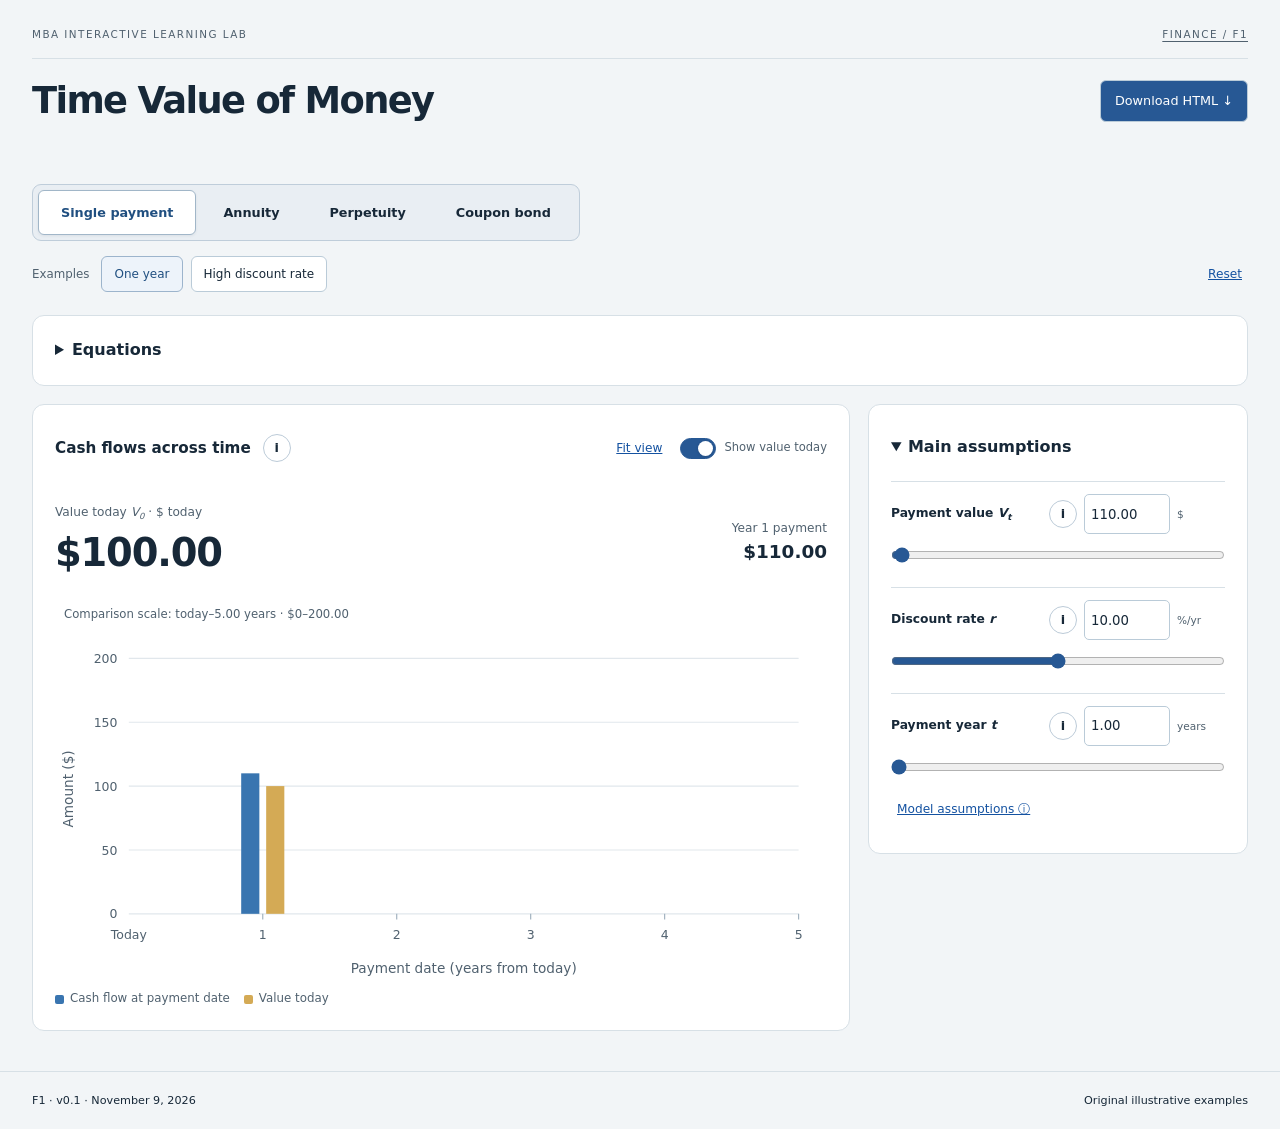
<file: docs/downloads/time-value.html>
<!doctype html><html lang="en"><head><meta charset="utf-8"><meta name="viewport" content="width=device-width,initial-scale=1"><link rel="icon" href="data:,"><title>Time Value of Money · Finance Lab</title><style>:root{color-scheme:light;--ink:#172838;--muted:#50616f;--blue:#1452a1;--line:#d7e0e6;--paper:#fff;--wash:#f2f5f7;--radius:12px;font-family:system-ui,-apple-system,BlinkMacSystemFont,"Segoe UI",sans-serif;line-height:1.55;color:var(--ink);background:var(--wash)}
*{box-sizing:border-box}body{margin:0}header,main,footer{max-width:1080px;margin:auto;padding:32px 40px}header{padding-top:56px;padding-bottom:20px}h1{font-size:clamp(2.25rem,5vw,3.7rem);line-height:1.1;letter-spacing:-.045em;margin:10px 0 20px}h2{font-size:1.1rem;line-height:1.35;margin:0 0 6px}p{margin:8px 0;color:var(--muted)}a{color:var(--blue);text-underline-offset:3px}a:focus-visible,summary:focus-visible,button:focus-visible,input:focus-visible{outline:3px solid #a5480b;outline-offset:4px}.eyebrow{font-size:.75rem;font-weight:750;letter-spacing:.16em;color:var(--blue)}.intro{font-size:1.3rem;color:var(--ink)}.instructions{padding:24px 28px;background:var(--paper);border:1px solid var(--line);border-radius:var(--radius);margin-bottom:36px}.instructions ol{padding-left:22px}.instructions li{margin:8px 0}.instructions p{font-size:.92rem}summary{cursor:pointer;padding:8px 0;min-height:44px;font-weight:650}.section-heading{display:flex;align-items:baseline;justify-content:space-between;gap:12px}.section-heading h2{font-size:1.45rem}.section-heading p{font-size:.85rem}.notice{padding:14px 18px;border-left:3px solid var(--blue);background:#e8eff8;font-size:.94rem}.notice strong{color:var(--ink)}.demo-list{list-style:none;padding:0;margin:24px 0 0}.demo{display:grid;grid-template-columns:36px 1fr auto;gap:16px;padding:24px 0;border-top:1px solid var(--line);align-items:center}.demo p{margin:0;font-size:.95rem}.code{align-self:start;margin-top:2px;font-size:.8rem;color:var(--blue);font-weight:750}.actions{display:flex;align-items:center;gap:10px;flex-wrap:wrap;justify-content:flex-end}.status{font-size:.8rem;font-weight:650;color:var(--muted);border:1px solid var(--line);border-radius:30px;padding:5px 12px}.button{display:inline-flex;align-items:center;justify-content:center;min-height:44px;padding:10px 14px;border-radius:7px;border:1px solid var(--blue);background:var(--blue);color:white;text-decoration:none;font-size:.88rem;font-weight:650}.button.secondary{background:white;color:var(--blue)}.button:hover{filter:brightness(.93)}footer{font-size:.83rem;border-top:1px solid var(--line);padding-bottom:36px}.skip{position:absolute;left:-10000px;top:8px;background:white;padding:12px;z-index:10}.skip:focus{left:12px}.sr-only{position:absolute;width:1px;height:1px;overflow:hidden;clip:rect(0,0,0,0);white-space:nowrap}@media(max-width:680px){header,main,footer{padding-left:20px;padding-right:20px}header{padding-top:32px}.instructions{padding:20px}.demo{grid-template-columns:28px 1fr;gap:10px}.actions{grid-column:2;justify-content:flex-start}.section-heading{align-items:start;flex-direction:column;gap:0}}@media(prefers-reduced-motion:reduce){*,*::before,*::after{animation:none!important;transition:none!important;scroll-behavior:auto!important}}

/* Paired equation rows: keep each value below its symbol, including the result. */
.eq-aligned{display:grid;grid-template-columns:repeat(var(--eq-columns),max-content);column-gap:.38rem;row-gap:.2rem;align-items:baseline;justify-content:start;max-width:100%;min-width:0;overflow-x:auto;padding:5px 3px 9px;margin:4px 0 10px;font-variant-numeric:tabular-nums}
.eq-aligned>.formula,.eq-aligned>.worked,.eq-aligned>.symbolic-equation,.eq-aligned>.live-values,.eq-aligned>.dist-formula,.eq-aligned>.dist-worked{display:contents!important}
.eq-aligned .eq-cell{white-space:nowrap;text-align:center;line-height:1.9;min-width:0}
.eq-aligned .eq-value-cell:not(.eq-operator){min-width:6.8ch}
.eq-aligned .eq-cell .num,.eq-aligned .eq-cell .eq-token,.eq-aligned .eq-cell .term,.eq-aligned .eq-cell .result-value{min-width:0!important;width:auto!important;text-align:center;display:inline}
.eq-aligned .eq-value-cell{font-family:ui-monospace,SFMono-Regular,Consolas,monospace;font-size:.76rem;color:#385269}
.eq-aligned .eq-cell.eq-operator{min-width:0}
@media(max-width:560px){.eq-aligned{column-gap:.25rem}.eq-aligned .eq-value-cell{font-size:.7rem}}

.eq-fraction{display:inline-grid;grid-template-rows:auto auto;line-height:1.4;text-align:center;vertical-align:middle}.eq-fraction>span:first-child{border-bottom:1px solid currentColor;padding:0 4px 2px}.eq-fraction>span:last-child{padding:2px 4px 0}.eq-message{font-size:.76rem;color:var(--muted)}

.eq-inline-atom{display:inline-block;text-align:center;vertical-align:baseline}.eq-fraction{gap:0}.eq-fraction>span{white-space:nowrap}.eq-aligned .eq-cell .eq-fraction{display:inline-grid}

.eq-aligned{width:100%}.equations>div,.equation-grid>div,.equation-grid>article{min-width:0}

.eq-aligned{scrollbar-width:thin;scrollbar-color:#aabac8 #f1f4f6}.eq-aligned:focus-visible{outline:2px solid var(--blue);outline-offset:2px}

/* Shared attention and legend language across the learning collection. */
:root{--attention-wash:#fff1c7;--attention-edge:#c59b3b;--attention-ink:#513d17;--attention-shadow:0 0 0 2px #c59b3b30,0 0 12px #c59b3b20;--legend-paper:#f7f9fc;--legend-line:#d2dce5}
body :is(.eq-token.is-editing,.term.is-editing,[data-edit].editing,[data-symbol].selected,[data-symbol].editing,[data-symbol].symbol-highlight,[data-symbol].is-symbol-highlight,[data-symbols].is-symbol-highlight){background:var(--attention-wash)!important;box-shadow:var(--attention-shadow)!important;color:var(--attention-ink)!important;border-radius:3px;transition-duration:90ms}
body #forecast-table tr.is-editing td,body #forecast-table tr.is-editing th{background:var(--attention-wash)!important}
body .column-wash{fill:var(--attention-wash)}body .bridge-column.input-highlight .column-wash{opacity:.9}body .bridge-column.input-highlight>rect:not(.column-wash){stroke:var(--attention-edge)}body .statement tr.input-highlight{background:var(--attention-wash)}
body .key-row{grid-template-columns:72px minmax(0,1fr);gap:12px;padding:8px 0;border-top:1px solid var(--line);font-size:.79rem;line-height:1.5;align-items:center}
body .key-row button,body .notation-grid .symbol-link{display:inline-block;text-align:center;vertical-align:middle;min-width:64px;min-height:44px;max-width:100%;padding:6px 8px;border:1px solid var(--legend-line);border-radius:6px;background:var(--legend-paper);font:1.02rem/1.4 Georgia,"Times New Roman",serif;color:var(--ink);text-decoration:none;cursor:pointer;transition:background-color .2s,border-color .2s,box-shadow .2s}
body .key-row button:hover,body .notation-grid .symbol-link:hover{background:#edf2f7;border-color:#a9bdcf}
body .key-row button[aria-pressed=true],body .notation-grid .symbol-link[aria-pressed=true]{background:var(--attention-wash);border-color:var(--attention-edge);color:var(--attention-ink);box-shadow:var(--attention-shadow)}
body .key-row small{display:block;margin-top:3px;font-size:.7rem;line-height:1.45;color:var(--muted)}
body .notation-grid dl{grid-template-columns:84px minmax(0,1fr);font-size:.79rem}body .notation-grid dt,body .notation-grid dd{padding:8px 0;border-top:1px solid var(--line);line-height:1.5}
body :is(.key,.notation,.notation-key,.equations)>summary{color:var(--ink);font-size:.82rem;font-weight:650}
body :is(.chart-key,.mix-key,.time-key,.matrix-key,.composition-key){font-size:.74rem;line-height:1.5;color:var(--muted);gap:8px 14px;flex-wrap:wrap}
body :is(.chart-key,.mix-key,.time-key,.matrix-key)>span{display:inline-flex;align-items:center;gap:6px}
body .swatch{width:9px;height:9px;border-radius:2px;flex-shrink:0}
body .swatch.legend-line{width:14px;height:0;border:0;border-top:2px solid #1452a1;border-radius:0;background:none}
body .swatch.legend-dash{width:14px;height:0;border:0;border-top:2px dashed #6d7c89;border-radius:0;background:none}
body .swatch.legend-dot{width:9px;height:9px;border:2px solid #a65d1c;border-radius:50%;background:white}
.swatch.bridge-total{background:#24649d}.swatch.bridge-add{background:#2b8776}.swatch.bridge-deduct{background:#b36b47}
@media(prefers-reduced-motion:reduce){body .key-row button,body .notation-grid .symbol-link{transition:none!important}}

body .key-row button sub,body .key-row button sup,body .notation-grid .symbol-link sub,body .notation-grid .symbol-link sup{font-size:.7em}

.masthead .subject-home{color:inherit;text-decoration:underline;text-underline-offset:3px}.masthead .subject-home:hover{color:var(--blue)}

header,main,footer{max-width:1440px;padding:20px 32px}header{padding-top:26px}.masthead,.heading,.title,.presets,.results,.chart-key{display:flex;align-items:center;gap:12px}.masthead{justify-content:space-between;font-size:.65rem;letter-spacing:.14em;color:var(--muted);border-bottom:1px solid var(--line);padding-bottom:16px}.heading{justify-content:space-between}h1{font-size:2.3rem;margin:22px 0}h2{font-size:.95rem;margin:0}.panel{background:white;border:1px solid var(--line);border-radius:12px;padding:22px;min-width:0}button,input,select{font:inherit;color:inherit}button{cursor:pointer}.action,.preset,#modes button{border:1px solid #bacbd8;border-radius:6px;background:white;padding:10px 14px;font-size:.8rem;min-height:42px}.action{background:#275894;color:white}.plain{background:transparent;border:0;text-decoration:underline;color:var(--blue);font-size:.76rem;min-height:42px}.presets{justify-content:space-between;margin-bottom:12px}.presets>div{display:flex;gap:8px;flex-wrap:wrap}#modes{display:flex;gap:6px;margin-bottom:18px}#modes button[aria-pressed=true],.preset[aria-pressed=true]{background:#e9f0fa;border-color:#7297bf;color:#204f80}.workspace{display:grid;grid-template-columns:minmax(600px,1fr) 380px;gap:18px;align-items:start}.info{border:1px solid #bccbd8;border-radius:50%;background:white;font-size:.8rem;font-weight:700;width:28px;height:28px;flex-shrink:0}.compare{margin-left:auto;font-size:.72rem;color:var(--muted)}.results{justify-content:space-between;margin-top:26px;min-height:95px}.results span{display:block;font-size:.76rem;color:var(--muted)}.results output{font-size:2.4rem;font-weight:700;letter-spacing:-.03em;font-variant-numeric:tabular-nums}#secondary{font-size:.82rem;text-align:right;color:var(--muted)}#secondary strong{display:block;font-size:1.15rem;color:var(--ink)}.chart-scroll{overflow:auto}#chart{width:100%;display:block;min-width:560px}#chart text{font-family:system-ui,sans-serif}.chart-key{margin-top:8px}.cash{background:#3975b0}.discounted{background:#d4aa55}.chart-key>span{display:flex;align-items:center;gap:6px}#tail{font-size:.75rem;margin-top:15px;border-top:1px solid var(--line);padding-top:12px}.control{margin-top:10px;padding-top:12px;border-top:1px solid var(--line)}.control-head{display:grid;grid-template-columns:minmax(0,1fr) 28px 86px 48px;gap:7px;align-items:center}.control-head label{font-size:.77rem;font-weight:650}.unit{font-size:.66rem;color:var(--muted)}input[type=number],select{width:100%;min-width:0;height:40px;border:1px solid #bacbd8;border-radius:5px;padding:6px;font-size:.83rem;font-variant-numeric:tabular-nums}input[type=range]{width:100%;height:28px;margin:7px 0 0;accent-color:#275894}.timing{display:flex;align-items:center;gap:8px;font-size:.77rem;margin:16px 0}.equations{margin-top:18px}.equation-grid{display:grid;grid-template-columns:1fr 1fr;gap:28px}.formula{font:1.25rem/1.9 Georgia,serif}.worked{font:.85rem/1.9 ui-monospace,monospace}.equation-grid article{min-width:0}.eq-aligned{margin-top:18px}.key{border-top:1px solid var(--line);margin-top:16px}#key{display:grid;grid-template-columns:repeat(3,1fr);gap:0 24px}.key-row{display:grid}sub,sup{font-size:.7em}#error{background:#fff0e9;border:1px solid #bf805f;border-radius:8px;padding:14px;margin-bottom:18px;font-size:.85rem}footer{display:flex;justify-content:space-between;font-size:.7rem;margin-top:20px}dialog{width:500px;border:1px solid #bacbd8;border-radius:12px;padding:24px;color:var(--ink)}dialog::backdrop{background:#172b4259}dialog .title{justify-content:space-between}#close{background:white;border:1px solid var(--line);border-radius:5px;font-size:1.5rem;width:42px;height:42px}#help-body{font-size:.88rem;line-height:1.7;margin-top:16px}[hidden]{display:none!important}.term{border-radius:3px;transition:background-color .8s,box-shadow .8s}#chart .period{cursor:pointer}#chart .period:focus{outline:none;filter:drop-shadow(0 0 3px #b18a36)}@media(max-width:1180px){.workspace{grid-template-columns:minmax(520px,1fr) 340px}.control-head{grid-template-columns:minmax(0,1fr) 28px 78px 42px}.equation-grid{grid-template-columns:repeat(auto-fit,minmax(420px,1fr))}}

#modes{display:inline-flex;gap:4px;padding:5px;border:1px solid #bfcdda;border-radius:9px;background:#e9eef3;margin-bottom:12px}#modes button{background:transparent;border-color:transparent;font-weight:650;padding:12px 22px}#modes button[aria-pressed=true]{background:white;border-color:#a1b6c8;box-shadow:0 1px 3px #17283812}.presets{justify-content:flex-start;gap:12px;margin-bottom:20px}.examples-label{font-size:.74rem;color:var(--muted)}.presets>#reset{margin-left:auto}.preset{padding:7px 12px;min-height:36px;font-size:.75rem}.preset[aria-pressed=true]{background:#edf3fa;border-color:#9cb4cc}

.panel.equations>summary{font-size:1rem;font-weight:650;min-height:24px;padding:0;cursor:pointer}.panel.equations[open]>summary{margin-bottom:14px}
details.equations{margin:0 0 18px}.scale-readout{font-size:.73rem;color:var(--muted);padding:7px 9px;margin-top:8px;border-radius:5px}.scale-readout.expanded{background:#fff1c7;color:#795b20}#fit-view{margin-left:auto}.compare{margin-left:0}

.compare{position:relative;display:inline-flex;align-items:center;gap:8px;cursor:pointer;white-space:nowrap}.compare input{position:absolute;width:1px;height:1px;opacity:0}.switch-track{width:36px;height:21px;flex-shrink:0;border-radius:12px;border:1px solid #b9c6d1;background:#e2e8ee;transition:background .15s}.switch-track::after{content:"";display:block;width:15px;height:15px;border-radius:50%;background:white;box-shadow:0 1px 3px #172b4233;transform:translate(2px,2px);transition:transform .15s}.compare input:checked+.switch-track{background:#275894;border-color:#275894}.compare input:checked+.switch-track::after{transform:translate(17px,2px)}.compare input:focus-visible+.switch-track{outline:3px solid #c59b3b;outline-offset:3px}
</style></head><body><a class="skip" href="#main">Skip to visualization</a><header><div class="masthead"><span>MBA INTERACTIVE LEARNING LAB</span><a class="subject-home" href="https://bpdiehl.github.io/finance_visualizations/" aria-label="Finance home">FINANCE / F1</a></div><div class="heading"><h1>Time Value of Money</h1><button id="download" class="action">Download HTML ↓</button></div></header><main id="main"><nav id="modes" aria-label="Payment type"></nav><div class="presets"><span class="examples-label">Examples</span><div id="presets" aria-label="Examples for the selected payment type"></div><button id="reset" class="plain">Reset</button></div><details class="panel equations"><summary>Equations</summary><div class="equation-grid"><article><div class="title"><h2 id="equation-title">Present value</h2><button class="info" data-help="equations" aria-label="Explain the equations">i</button></div><div class="formula"></div><div class="worked" id="main-worked"></div></article><article><div class="title"><h2 id="detail-title">Compounding</h2><button class="info" data-help="detail" aria-label="Explain the selected calculation">i</button></div><div class="formula"></div><div class="worked" id="detail-worked"></div></article></div><details class="key"><summary>Symbols & units</summary><div id="key"></div></details></details><div id="error" role="alert" hidden></div><div class="workspace"><section class="panel visual"><div class="title"><h2>Cash flows across time</h2><button class="info" data-help="timeline" aria-label="Explain the timeline">i</button><button id="fit-view" class="plain">Fit view</button><label class="compare"><input id="compare" type="checkbox" role="switch" checked><span class="switch-track" aria-hidden="true"></span><span>Show value today</span></label></div><div class="results"><div><span>Value today <i>V<sub>0</sub></i> · $ today</span><output id="value">—</output></div><div id="secondary"></div></div><div class="chart-scroll"><div id="scale-readout" class="scale-readout"></div><svg id="chart" role="img" aria-label="Cash flows and their discounted values across time"></svg></div><div class="chart-key"><span><i class="swatch cash"></i>Cash flow at payment date</span><span><i class="swatch discounted"></i>Value today</span></div><p id="tail" hidden></p></section><aside class="panel assumptions"><details open><summary>Main assumptions</summary><div id="controls"></div><button class="plain" data-help="assumptions">Model assumptions ⓘ</button></details></aside></div></main><footer><span>F1 · v0.1 · November 9, 2026</span><span>Original illustrative examples</span></footer><dialog id="help"><div class="title"><h2 id="help-title"></h2><button id="close" aria-label="Close explanation">×</button></div><p id="help-body"></p></dialog><script>(() => {
'use strict';
const DEFAULTS=Object.freeze({mode:'single',amount:110,rate:10,years:1,growth:3,par:1000,coupon:5,frequency:2,due:false});
function calculate(s){
 if(!['single','annuity','perpetuity','bond'].includes(s.mode))throw Error('Choose a payment mode.');
 for(const k of ['amount','rate','years','growth','par','coupon','frequency'])if(typeof s[k]!=='number'||!Number.isFinite(s[k]))throw Error('Enter a number in every assumption.');
 if(s.amount<0||s.amount>1000000||s.rate< -10||s.rate>30||!Number.isInteger(s.years)||s.years<1||s.years>40||s.growth< -10||s.growth>30||s.par<=0||s.par>1000000||s.coupon<0||s.coupon>30||![1,2,4,12].includes(s.frequency))throw Error('Keep assumptions within the displayed ranges.');
 const bond=s.mode==='bond',f=bond?s.frequency:1,r=s.rate/100/f,g=s.growth/100,N=s.years*f;
 if(s.mode==='perpetuity'&&r<=g)throw Error('A growing perpetuity requires r > g. Increase the required return or reduce growth.');
 const payment=bond?s.par*s.coupon/100/f:s.amount;
 const count=s.mode==='perpetuity'?12:N,flows=[];
 if(s.mode==='single')flows.push({t:N,year:s.years,cash:s.amount,pv:s.amount/(1+r)**N});
 else for(let i=1;i<=count;i++){const t=s.mode==='annuity'&&s.due?i-1:i,cash=s.mode==='perpetuity'?payment*(1+g)**(i-1):payment+(bond&&i===N?s.par:0);flows.push({t,year:t/f,cash,pv:cash/(1+r)**t});}
 const shown=flows.reduce((a,x)=>a+x.pv,0),value=s.mode==='perpetuity'?payment/(r-g):shown;
 const couponPV=bond?flows.reduce((a,x)=>a+payment/(1+r)**x.t,0):0;
 return {flows,value,shown,tail:s.mode==='perpetuity'?Math.max(0,value-shown):0,r,g,N,f,payment,couponPV,principalPV:bond?s.par/(1+r)**N:0,future:s.amount*(1+r)**N};
}
globalThis.DemoModel=Object.freeze({DEFAULTS,calculate});
})();
</script><script>/* A shared grid aligns symbolic and numerical rows; matched fractions share atom widths. */
(() => {
 'use strict';
 function render(target,symbols,rows,symbolicTarget){
  const worked=typeof target==='string'?document.getElementById(target):target;
  let formula=symbolicTarget?(typeof symbolicTarget==='string'?document.getElementById(symbolicTarget):symbolicTarget):worked.previousElementSibling;
  if(!formula||!formula.matches('.formula,.symbolic-equation,.dist-formula')){formula=document.createElement('div');formula.className='formula';worked.before(formula);}
  let grid=formula.parentElement;
  if(!grid.classList.contains('eq-aligned')){grid=document.createElement('div');grid.className='eq-aligned';formula.before(grid);grid.append(formula,worked);}
  const text=html=>{const el=document.createElement('span');el.innerHTML=String(html??'—');return el.textContent.trim();};
  const op=s=>/^(?:[=+−×/(),≈\[\]]|min\(|\(1\s*[+−-]|\)[A-Za-z0-9]+)$/.test(s);
  let nodes=symbols.map((s,i)=>({values:[s,...rows.map(r=>r[i]??'—')]}));
  const raw=node=>node.values?text(node.values[0]):'';
  const opening=node=>/^[([]/.test(raw(node)),closing=node=>/^[)\]]/.test(raw(node));
  function leftOperand(end){let start=end;if(closing(nodes[end])){let depth=1;while(start>0&&depth){start--;if(closing(nodes[start]))depth++;if(opening(nodes[start]))depth--;}}return start;}
  for(let slash=0;slash<nodes.length;slash++){
   if(raw(nodes[slash])!=='/'||slash===0||slash===nodes.length-1)continue;
   let start=leftOperand(slash-1);while(start>1&&raw(nodes[start-1])==='×')start=leftOperand(start-2);
   let end=slash+1;
   if(opening(nodes[end])){let depth=1;while(end<nodes.length-1&&depth){end++;if(opening(nodes[end]))depth++;if(closing(nodes[end]))depth--;}if(end<nodes.length-1&&/^<sup\b/.test(String(nodes[end+1].values?.[0])))end++;}
   let bottom=nodes.slice(slash+1,end+1);if(bottom.length>2&&['(','['].includes(raw(bottom[0]))&&[')',']'].includes(raw(bottom.at(-1))))bottom=bottom.slice(1,-1);
   const fraction={top:nodes.slice(start,slash),bottom};nodes.splice(start,end-start+1,fraction);slash=start;
  }
  function renderNode(node,row){
   if(node.values)return String(node.values[row]??'—');
   const line=parts=>parts.map(part=>{const strings=part.values?.map(text)||[],isOp=strings.length&&op(strings[0]);const width=isOp?Math.max(14,...strings.map(s=>s.length*7)):Math.max(46,...strings.map(s=>s.length*7.7));return `<span class="eq-inline-atom" style="min-width:${width}px">${renderNode(part,row)}</span>`;}).join('');
   return `<span class="eq-fraction"><span>${line(node.top)}</span><span>${line(node.bottom)}</span></span>`;
  }
  grid.tabIndex=0;grid.setAttribute('role','group');grid.setAttribute('aria-label','Equation and current values; scroll horizontally if needed');
  grid.style.setProperty('--eq-columns',nodes.length);
  const cells=row=>nodes.map((node,col)=>`<span class="eq-cell${row?' eq-value-cell':''}${node.values&&op(raw(node))?' eq-operator':''}" style="grid-column:${col+1};grid-row:${row+1}">${renderNode(node,row)}</span>`).join('');
  formula.innerHTML=cells(0);worked.innerHTML=rows.map((r,i)=>cells(i+1)).join('');
 }
 globalThis.EquationLayout=Object.freeze({render});
})();

(() => {
'use strict';
const M=DemoModel,$=id=>document.getElementById(id),fmt=x=>x.toLocaleString('en-US',{minimumFractionDigits:2,maximumFractionDigits:2}),money=x=>'$'+fmt(x);
let state={...M.DEFAULTS},model,selected=0,pinned=null,hovered=null,edit=null,timer,trigger;
const initialScales=()=>({single:{years:5,amount:200,label:'Comparison scale'},annuity:{years:5,amount:200,label:'Comparison scale'},perpetuity:{years:12,amount:300,label:'Comparison scale'},bond:{years:10,amount:1500,label:'Comparison scale'}});let scales=initialScales();const nice=n=>{const unit=10**Math.floor(Math.log10(Math.max(1,n)));return Math.ceil(n/unit)*unit;};
const sym=(k,v)=>`<span class="term" data-symbol="${k}">${v||({V0:'V<sub>0</sub>',Vt:'V<sub>t</sub>'}[k]||k)}</span>`,num=(k,v)=>sym(k,['r','g','i'].includes(k)?fmt(v):fmt(v));
const modes={single:'Single payment',annuity:'Annuity',perpetuity:'Perpetuity',bond:'Coupon bond'};
const presets=[['One year', {...M.DEFAULTS}],['High discount rate',{...M.DEFAULTS,amount:110,rate:20,years:1}],['Five payments',{...M.DEFAULTS,mode:'annuity',amount:100,years:5}],['High discount rate',{...M.DEFAULTS,mode:'annuity',amount:100,rate:20,years:5}],['No Growth',{...M.DEFAULTS,mode:'perpetuity',amount:100,rate:5,growth:0}],['Growth near return',{...M.DEFAULTS,mode:'perpetuity',amount:100,rate:8,growth:7}],['Bond at par',{...M.DEFAULTS,mode:'bond',rate:5,years:10}],['Yield rises',{...M.DEFAULTS,mode:'bond',rate:8,years:10}]];
const definitions={V0:['Value today','Dollars at time zero; total stream or selected payment as labeled'],Vt:['Payment-date value','Dollars received at period t'],Y:['Bond maturity','Years'],C:['Payment','Dollars per payment'],r:['Discount rate','Decimal per period in the equation; enter as percent per year. Bond mode uses nominal annual yield'],g:['Payment growth','Annual rate'],N:['Number of periods','Years, or coupon periods for bonds'],t:['Payment period','Period index; time zero is today'],m:['Payments per year','Bond coupon frequency'],i:['Discount rate per period','Nominal annual bond yield divided by m; use as a decimal in equations'],F:['Face value','Bond principal in dollars'],c:['Coupon rate','Annual coupon dollars divided by face value']};
const help={timeline:['Cash flows across time','Blue bars show dollars paid at each labeled date. Gold bars show what each payment is worth today. With a positive required return, a later payment has a smaller present value. Select a payment bar to see its discounting calculation. All payments are valued at time zero. Scales stay fixed within each payment type across examples and input changes. An expanded scale is highlighted when needed to keep payments visible. Fit view deliberately zooms to current payments; Reset restores comparison scales.'],amount:['Payment amount','Single payment: the amount received at year t. Annuity: the payment each year. Perpetuity: the first annual payment, received one year from now. All amounts are illustrative dollars.'],rate:['Discount rate / yield','Single payment, annuity and perpetuity use an effective annual discount rate. Bonds use a nominal annual yield compounded at the selected coupon frequency. Each cash flow is discounted using a rate matching its payment period.'],years:['Timing','Single payment arrives at year t. An ordinary annuity starts at year 1 and ends at N; an annuity due starts today and ends at N−1. A bond pays its principal with the final coupon.'],growth:['Perpetual growth','The first payment is at year 1; each later annual payment grows at g. The formula requires r > g. The graph shows just the first 12 payments; the remainder is valued exactly and reported beneath it.'],frequency:['Coupon frequency','Coupons per year m. Payment per period C = face value × annual coupon rate ÷ m. Periodic yield i = nominal annual yield ÷ m; total periods N = years × m. This model assumes equal coupon periods.'],par:['Face value','Principal repaid at maturity. Bond prices include the present value of every coupon plus this principal repayment.'],coupon:['Coupon rate','Annual coupon rate determines the promised coupon dollars; market yield determines their present value. At equal coupon rate and yield, the price equals face value.'],equations:['Valuing the stream','Every finite stream is the sum of its discounted cash flows. Annuities have equal payments; perpetuities extend forever. The zero-rate annuity uses V₀ = N × C, avoiding division by zero. All displayed amounts are rounded only for presentation.'],detail:['Moving dollars across time','Compounding moves dollars forward; discounting moves them back. The selected payment calculation always discounts from its payment period to today. In bond mode the two components are coupon value and principal value.'],assumptions:['Model assumptions','Original illustrative examples with certain promised cash flows, constant rates, and no taxes, transaction costs, default, or inflation adjustment. Annual timing except bonds. Bond yield is nominal annual, compounded at coupon frequency; valuation is on a coupon date, so there is no accrued interest. This pilot covers single payments, annuities, growing/level perpetuities and fixed coupon bonds. Irregular project cash flows are covered by the NPV & IRR visualization.']};
function attention(){const key=hovered||pinned||edit;document.querySelectorAll('[data-symbol]').forEach(el=>el.classList.toggle('symbol-highlight',el.dataset.symbol===key));document.querySelectorAll('[data-key]').forEach(el=>el.setAttribute('aria-pressed',String(el.dataset.key===pinned)));document.querySelectorAll('#chart .period rect').forEach(el=>{el.setAttribute('stroke',edit?'#c59b3b':'none');el.setAttribute('stroke-width','2');});}
function pulse(key){edit=key;clearTimeout(timer);attention();timer=setTimeout(()=>{edit=null;attention();},1100);}
function controls(){const fields=[['amount',state.mode==='single'?'Payment value':'Payment',state.mode==='single'?'Vt':'C',0,10000,10,'$','amount'],['rate',state.mode==='bond'?'Market yield':'Discount rate','r',-10,30,.1,'%/yr','rate']];if(state.mode!=='perpetuity')fields.push(['years',state.mode==='single'?'Payment year':'Length',state.mode==='single'?'t':state.mode==='bond'?'Y':'N',1,40,1,'years','years']);if(state.mode==='perpetuity')fields.push(['growth','Payment growth','g',-10,30,.1,'%/yr','growth']);if(state.mode==='bond'){fields.splice(0,1);fields.push(['par','Face value','F',100,10000,100,'$','par'],['coupon','Coupon rate','c',0,30,.1,'%/yr','coupon']);}
 $('controls').innerHTML=fields.map(([id,label,s,min,max,step,unit,h])=>`<div class="control"><div class="control-head"><label for="${id}">${label} <i>${s==='Vt'?'V<sub>t</sub>':s}</i></label><button class="info" data-help="${h}" aria-label="Explain ${label}">i</button><input id="${id}" data-field="${id}" data-symbol-id="${s}" type="number" min="${min}" max="${id==='amount'||id==='par'?1000000:max}" step="${step}" value="${state[id].toFixed(2)}"><span class="unit">${unit}</span></div><input type="range" aria-label="${label} slider" data-field="${id}" data-symbol-id="${s}" min="${min}" max="${max}" step="${step}" value="${state[id]}"></div>`).join('');
 if(state.mode==='annuity')$('controls').insertAdjacentHTML('beforeend','<label class="timing"><input id="due" type="checkbox" '+(state.due?'checked':'')+'> First payment today (annuity due)</label>');
 if(state.mode==='bond')$('controls').insertAdjacentHTML('beforeend',`<div class="control"><div class="control-head"><label for="frequency">Coupons / year <i>m</i></label><button class="info" data-help="frequency" aria-label="Explain coupon frequency">i</button><select id="frequency">${[1,2,4,12].map(f=>`<option ${state.frequency===f?'selected':''}>${f}</option>`).join('')}</select><span class="unit">/year</span></div></div>`);
}
function equation(){const s=state,m=model,P=sym('V0'),C=sym('C'),r=sym('r'),N=sym(s.mode==='single'?'t':'N'),FV=sym('Vt');let symbols,values;
 if(s.mode==='single'){symbols=[P,'=',FV,'/',`(1 + ${r})<sup>${N}</sup>`];values=[num('V0',m.value),'=',num('Vt',s.amount),'/',`(1 + ${num('r',m.r)})<sup>${num(s.mode==='single'?'t':'N',s.years)}</sup>`];}
 if(s.mode==='annuity'){symbols=m.r===0?[P,'=',C,'×',N]:[P,'=',C,'×',`[1 − (1 + ${r})<sup>−${N}</sup>]`,'/',r];values=m.r===0?[num('V0',m.value),'=',num('C',s.amount),'×',num(s.mode==='single'?'t':'N',s.years)]:[num('V0',m.value),'=',num('C',s.amount),'×',`[1 − (1 + ${num('r',m.r)})<sup>−${num(s.mode==='single'?'t':'N',s.years)}</sup>]`,'/',num('r',m.r)];
 // Annuity due multiplies the ordinary-annuity value by (1+r).
 if(s.due&&m.r!==0){symbols=[P,'=',C,'×',`[1 − (1 + ${r})<sup>−${N}</sup>]`,'/',r,'×',`(1 + ${r})`];values=[num('V0',m.value),'=',num('C',s.amount),'×',`[1 − (1 + ${num('r',m.r)})<sup>−${num(s.mode==='single'?'t':'N',s.years)}</sup>]`,'/',num('r',m.r),'×',`(1 + ${num('r',m.r)})`];}}
 if(s.mode==='perpetuity'){symbols=[P,'=',sym('C','C<sub>1</sub>'),'/',`(${r} − ${sym('g')})`];values=[num('V0',m.value),'=',num('C',s.amount),'/',`(${num('r',m.r)} − ${num('g',m.g)})`];}
 if(s.mode==='bond'){symbols=[P,'=',sym('V0','V<sub>0, coupons</sub>'),'+',sym('V0','V<sub>0, principal</sub>')];values=[num('V0',m.value),'=',num('V0',m.couponPV),'+',num('V0',m.principalPV)];}
 $('equation-title').textContent=s.mode==='bond'?'Bond price':'Present value';EquationLayout.render('main-worked',symbols,[values]);
 if(s.mode==='single'){$('detail-title').textContent='Compounding the same dollars';EquationLayout.render('detail-worked',[FV,'=',P,'×',`(1 + ${r})<sup>${N}</sup>`],[[num('Vt',s.amount),'=',num('V0',m.value),'×',`(1 + ${num('r',m.r)})<sup>${num(s.mode==='single'?'t':'N',s.years)}</sup>`]]);}
 else{selected=Math.min(selected,m.flows.length-1);const x=m.flows[selected],periodRate=s.mode==='bond'?'i':'r';$('detail-title').textContent=`Value today of year ${fmt(x.year)} payment`;EquationLayout.render('detail-worked',[sym('V0'),'=',sym('Vt'),'/',`(1 + ${sym(periodRate)})<sup>${sym('t')}</sup>`],[[num('V0',x.pv),'=',num('Vt',x.cash),'/',`(1 + ${num(periodRate,m.r)})<sup>${num('t',x.t)}</sup>`]]);}
 const keys=s.mode==='single'?['V0','Vt','r','t']:s.mode==='bond'?['V0','Vt','C','F','c','r','m','i','Y','N','t']:s.mode==='annuity'?['V0','Vt','C','r','N','t']:['V0','Vt','C','r','g','t'];$('key').innerHTML=keys.map(k=>`<div class="key-row"><button data-key="${k}" aria-pressed="false">${({V0:'V<sub>0</sub>',Vt:'V<sub>t</sub>'}[k]||k)}</button><span>${definitions[k][0]}<small>${definitions[k][1]}</small></span></div>`).join('');attention();}
function draw(){const frame=scales[state.mode],needAmount=Math.max(1,...model.flows.map(f=>Math.max(f.cash,f.pv))),needYears=Math.max(1,...model.flows.map(f=>f.year));if(needAmount>frame.amount){frame.amount=nice(needAmount*1.1);frame.label='Expanded view';}if(needYears>frame.years){frame.years=nice(needYears);frame.label='Expanded view';}$('scale-readout').textContent=`${frame.label}: today–${fmt(frame.years)} years · $0–${fmt(frame.amount)}`;$('scale-readout').classList.toggle('expanded',frame.label==='Expanded view');const m=model,root=$('chart'),flows=m.flows,count=flows.length,show=$('compare').checked,w=Math.max(680,count*48+100),h=310,left=65,right=w-25,base=250,top=25,max=frame.amount,y=v=>base-v/max*(base-top),gap=(right-left)/(count+1),lastYear=frame.years,position=f=>left+(right-left)*f.year/lastYear;let html='';
 for(let k=0;k<=4;k++){const v=max*k/4;html+=`<line x1="${left}" x2="${right}" y1="${y(v)}" y2="${y(v)}" stroke="#e1e7ec"/><text x="${left-10}" y="${y(v)+4}" text-anchor="end" fill="#50616f" font-size="11">${v.toLocaleString('en-US',{maximumFractionDigits:0})}</text>`;}
 html+=`<text transform="translate(16 140) rotate(-90)" text-anchor="middle" fill="#50616f" font-size="12">Amount ($)</text><text x="${left}" y="${base+22}" text-anchor="middle" font-size="11" fill="#50616f">Today</text>`;
 flows.forEach((f,j)=>{const x=position(f),bw=Math.min(16,gap*.3);html+=`<g class="period" tabindex="0" role="button" data-period="${j}" aria-label="Year ${fmt(f.year)}: cash ${money(f.cash)}, value today ${money(f.pv)}"><title>Year ${fmt(f.year)} · Cash ${money(f.cash)} · V₀ ${money(f.pv)}</title><rect x="${x-bw-3}" y="${y(f.cash)}" width="${bw}" height="${base-y(f.cash)}" fill="#3975b0"/>${show?`<rect x="${x+3}" y="${y(f.pv)}" width="${bw}" height="${base-y(f.pv)}" fill="#d4aa55"/>`:''}${Number.isInteger(f.year)?'':`<text x="${x}" y="${base+22}" text-anchor="middle" font-size="11" fill="#50616f">${fmt(f.year)}</text>`}${j===selected&&state.mode!=='single'?`<line x1="${x-gap*.4}" x2="${x+gap*.4}" y1="${base+30}" y2="${base+30}" stroke="#b18a36" stroke-width="3"/>`:''}</g>`;});
 for(let year=1;year<=Math.floor(lastYear);year++){const x=position({year});html+=`<line x1="${x}" x2="${x}" y1="${base}" y2="${base+5}" stroke="#9eafbd"/><text class="axis-year" data-year="${year}" x="${x}" y="${base+22}" text-anchor="middle" font-size="11" fill="#50616f">${year}</text>`;}

 html+=`<text x="${(left+right)/2}" y="${h-8}" text-anchor="middle" fill="#50616f" font-size="12">Payment date (years from today)</text>`;root.setAttribute('viewBox',`0 0 ${w} ${h}`);root.style.width=count>20?w+'px':'100%';root.innerHTML=html;
}
function render(){try{model=M.calculate(state);$('error').hidden=true;$('value').textContent=money(model.value);$('secondary').innerHTML=state.mode==='bond'?`<span>Coupon per period · $</span><strong>${fmt(model.payment)}</strong><span>${model.N} periods · ${(model.r*100).toFixed(2)}% per period</span>`:state.mode==='perpetuity'?`<span>First 12 payments · V<sub>0</sub></span><strong>${money(model.shown)}</strong>`:state.mode==='single'?`<span>Year ${state.years} payment</span><strong>${money(state.amount)}</strong>`:`<span>${state.years} annual payments</span><strong>${state.due?'Starting today':'Starting year 1'}</strong>`;$('tail').hidden=state.mode!=='perpetuity';$('tail').textContent=`Beyond year 12: ${money(model.tail)} of value today. Total includes the entire infinite stream.`;document.querySelector('.discounted').parentElement.hidden=!$('compare').checked;equation();draw();}catch(e){model=null;$('error').hidden=false;$('error').textContent=e.message;$('value').textContent='—';$('secondary').textContent='';$('chart').replaceChildren();$('tail').hidden=true;['main-worked','detail-worked'].forEach(id=>{const w=$(id);w.innerHTML='';w.previousElementSibling.innerHTML='';});}}
function rebuild(){renderPresets();controls();selected=0;document.querySelectorAll('[data-mode]').forEach(b=>b.setAttribute('aria-pressed',String(state.mode===b.dataset.mode)));render();}
function renderPresets(){
 $('presets').innerHTML=presets.flatMap(([name,values],i)=>values.mode===state.mode?[`<button class="preset" data-preset="${i}" aria-pressed="${Object.keys(values).every(k=>values[k]===state[k])}">${name}</button>`]:[]).join('');
}
function defaultFor(mode){return {...presets.find(([,s])=>s.mode===mode)[1]};}
$('modes').innerHTML=Object.entries(modes).map(([k,v])=>`<button data-mode="${k}" aria-pressed="false">${v}</button>`).join('');
$('modes').addEventListener('click',e=>{if(e.target.dataset.mode&&e.target.dataset.mode!==state.mode){state=defaultFor(e.target.dataset.mode);pinned=hovered=null;rebuild();}});
$('presets').addEventListener('click',e=>{if(e.target.dataset.preset!==undefined){state={...presets[Number(e.target.dataset.preset)][1]};rebuild();}});
$('reset').addEventListener('click',()=>{state=defaultFor(state.mode);scales=initialScales();$('compare').checked=true;pinned=hovered=null;rebuild();});
$('controls').addEventListener('input',e=>{const el=e.target;if(el.dataset.field){const k=el.dataset.field;state[k]=el.value===''?NaN:Number(el.value);document.querySelectorAll(`[data-field="${k}"]`).forEach(other=>{if(other!==el)other.value=Number.isFinite(state[k])?(other.type==='number'?state[k].toFixed(2):state[k]):'';});render();renderPresets();pulse(el.dataset.symbolId);}else if(el.id==='due'||el.id==='frequency'){state[el.id]=el.id==='due'?el.checked:Number(el.value);render();renderPresets();}});
$('controls').addEventListener('focusout',e=>{if(e.target.type==='number'&&e.target.value!=='')e.target.value=Number(e.target.value).toFixed(2);});$('compare').addEventListener('change',render);$('fit-view').addEventListener('click',()=>{if(!model)return;scales[state.mode]={years:Math.max(5,...model.flows.map(f=>f.year)),amount:nice(Math.max(1,...model.flows.map(f=>Math.max(f.cash,f.pv)))*1.1),label:'Fitted view'};draw();});
function select(e){const p=e.target.closest('[data-period]');if(p){selected=Number(p.dataset.period);equation();draw();}}$('chart').addEventListener('click',select);$('chart').addEventListener('keydown',e=>{if(e.key==='Enter'||e.key===' '){e.preventDefault();select(e);}});
$('key').addEventListener('click',e=>{const b=e.target.closest('[data-key]');if(b){pinned=pinned===b.dataset.key?null:b.dataset.key;attention();}});$('key').addEventListener('mouseover',e=>{const b=e.target.closest('[data-key]');if(b){hovered=b.dataset.key;attention();}});$('key').addEventListener('mouseleave',()=>{hovered=null;attention();});
 document.addEventListener('click',e=>{const b=e.target.closest('[data-help]');if(b){trigger=b;const h=help[b.dataset.help];$('help-title').textContent=h[0];$('help-body').textContent=h[1];$('help').showModal();}});$('close').addEventListener('click',()=>$('help').close());$('help').addEventListener('close',()=>trigger?.focus());
$('download').addEventListener('click',()=>{const blob=new Blob(['<!doctype html>\n'+document.documentElement.outerHTML],{type:'text/html'}),url=URL.createObjectURL(blob),a=document.createElement('a');a.href=url;a.download='time-value.html';a.click();setTimeout(()=>URL.revokeObjectURL(url),1000);});rebuild();
})();
</script></body></html>
</file>
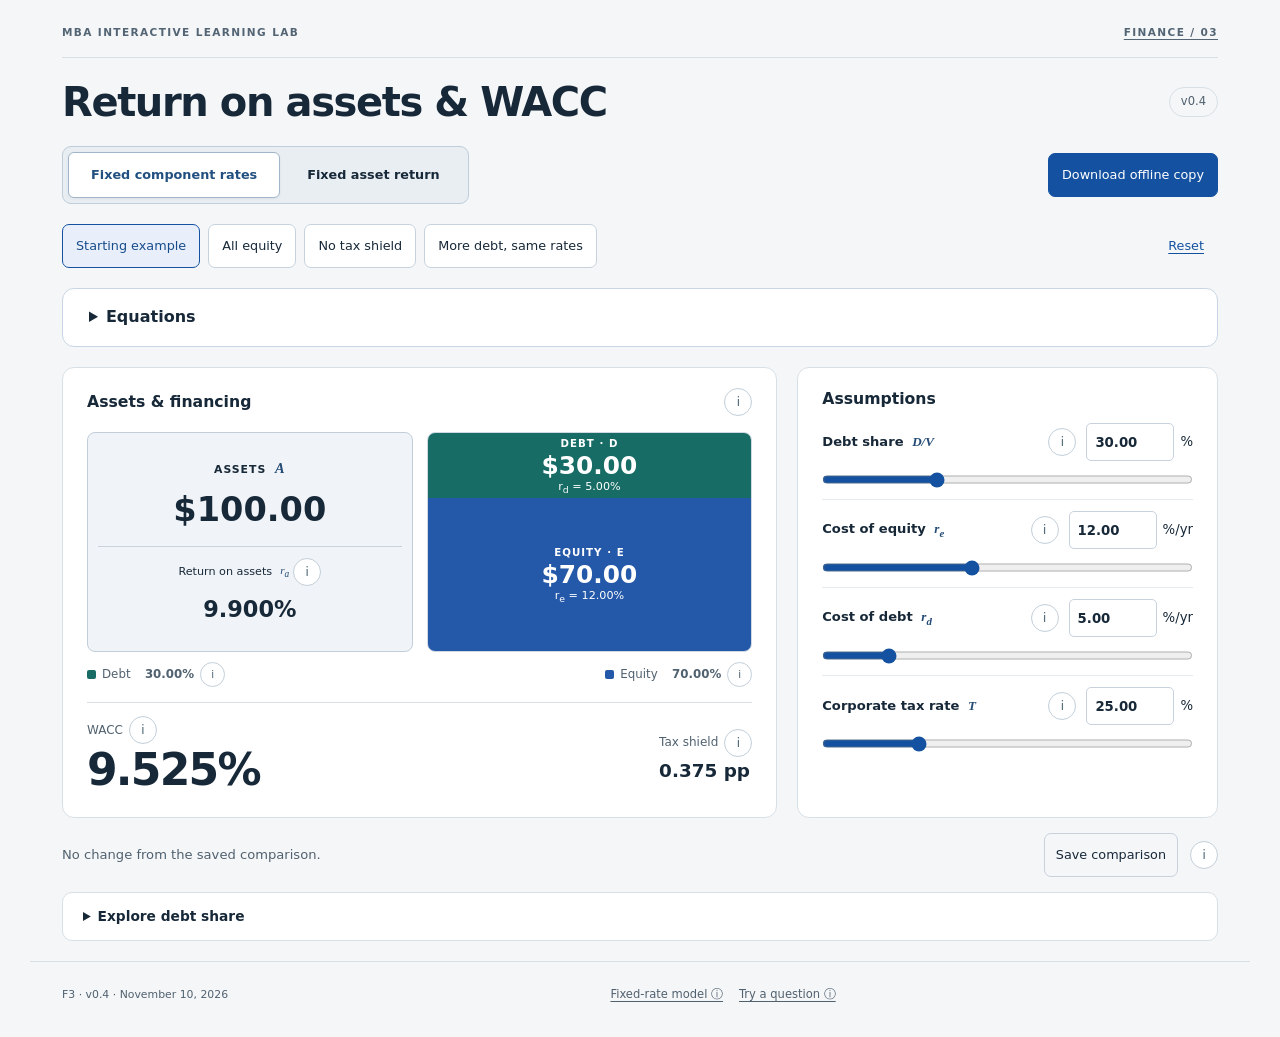
<file: docs/downloads/wacc.html>
<!doctype html>
<html lang="en">
<head>
  <meta charset="utf-8">
  <meta name="viewport" content="width=device-width,initial-scale=1">
  <meta name="description" content="Explore return on assets and WACC with live equations and an interactive financing diagram.">
  <link rel="icon" href="data:,">
  <title>Return on assets & WACC | MBA Interactive Learning Lab</title>
  <style>:root{color-scheme:light;--ink:#172838;--muted:#50616f;--blue:#1452a1;--line:#d7e0e6;--paper:#fff;--wash:#f2f5f7;--radius:12px;font-family:system-ui,-apple-system,BlinkMacSystemFont,"Segoe UI",sans-serif;line-height:1.55;color:var(--ink);background:var(--wash)}
*{box-sizing:border-box}body{margin:0}header,main,footer{max-width:1080px;margin:auto;padding:32px 40px}header{padding-top:56px;padding-bottom:20px}h1{font-size:clamp(2.25rem,5vw,3.7rem);line-height:1.1;letter-spacing:-.045em;margin:10px 0 20px}h2{font-size:1.1rem;line-height:1.35;margin:0 0 6px}p{margin:8px 0;color:var(--muted)}a{color:var(--blue);text-underline-offset:3px}a:focus-visible,summary:focus-visible,button:focus-visible,input:focus-visible{outline:3px solid #a5480b;outline-offset:4px}.eyebrow{font-size:.75rem;font-weight:750;letter-spacing:.16em;color:var(--blue)}.intro{font-size:1.3rem;color:var(--ink)}.instructions{padding:24px 28px;background:var(--paper);border:1px solid var(--line);border-radius:var(--radius);margin-bottom:36px}.instructions ol{padding-left:22px}.instructions li{margin:8px 0}.instructions p{font-size:.92rem}summary{cursor:pointer;padding:8px 0;min-height:44px;font-weight:650}.section-heading{display:flex;align-items:baseline;justify-content:space-between;gap:12px}.section-heading h2{font-size:1.45rem}.section-heading p{font-size:.85rem}.notice{padding:14px 18px;border-left:3px solid var(--blue);background:#e8eff8;font-size:.94rem}.notice strong{color:var(--ink)}.demo-list{list-style:none;padding:0;margin:24px 0 0}.demo{display:grid;grid-template-columns:36px 1fr auto;gap:16px;padding:24px 0;border-top:1px solid var(--line);align-items:center}.demo p{margin:0;font-size:.95rem}.code{align-self:start;margin-top:2px;font-size:.8rem;color:var(--blue);font-weight:750}.actions{display:flex;align-items:center;gap:10px;flex-wrap:wrap;justify-content:flex-end}.status{font-size:.8rem;font-weight:650;color:var(--muted);border:1px solid var(--line);border-radius:30px;padding:5px 12px}.button{display:inline-flex;align-items:center;justify-content:center;min-height:44px;padding:10px 14px;border-radius:7px;border:1px solid var(--blue);background:var(--blue);color:white;text-decoration:none;font-size:.88rem;font-weight:650}.button.secondary{background:white;color:var(--blue)}.button:hover{filter:brightness(.93)}footer{font-size:.83rem;border-top:1px solid var(--line);padding-bottom:36px}.skip{position:absolute;left:-10000px;top:8px;background:white;padding:12px;z-index:10}.skip:focus{left:12px}.sr-only{position:absolute;width:1px;height:1px;overflow:hidden;clip:rect(0,0,0,0);white-space:nowrap}@media(max-width:680px){header,main,footer{padding-left:20px;padding-right:20px}header{padding-top:32px}.instructions{padding:20px}.demo{grid-template-columns:28px 1fr;gap:10px}.actions{grid-column:2;justify-content:flex-start}.section-heading{align-items:start;flex-direction:column;gap:0}}@media(prefers-reduced-motion:reduce){*,*::before,*::after{animation:none!important;transition:none!important;scroll-behavior:auto!important}}

/* Paired equation rows: keep each value below its symbol, including the result. */
.eq-aligned{display:grid;grid-template-columns:repeat(var(--eq-columns),max-content);column-gap:.38rem;row-gap:.2rem;align-items:baseline;justify-content:start;max-width:100%;min-width:0;overflow-x:auto;padding:5px 3px 9px;margin:4px 0 10px;font-variant-numeric:tabular-nums}
.eq-aligned>.formula,.eq-aligned>.worked,.eq-aligned>.symbolic-equation,.eq-aligned>.live-values,.eq-aligned>.dist-formula,.eq-aligned>.dist-worked{display:contents!important}
.eq-aligned .eq-cell{white-space:nowrap;text-align:center;line-height:1.9;min-width:0}
.eq-aligned .eq-value-cell:not(.eq-operator){min-width:6.8ch}
.eq-aligned .eq-cell .num,.eq-aligned .eq-cell .eq-token,.eq-aligned .eq-cell .term,.eq-aligned .eq-cell .result-value{min-width:0!important;width:auto!important;text-align:center;display:inline}
.eq-aligned .eq-value-cell{font-family:ui-monospace,SFMono-Regular,Consolas,monospace;font-size:.76rem;color:#385269}
.eq-aligned .eq-cell.eq-operator{min-width:0}
@media(max-width:560px){.eq-aligned{column-gap:.25rem}.eq-aligned .eq-value-cell{font-size:.7rem}}

.eq-fraction{display:inline-grid;grid-template-rows:auto auto;line-height:1.4;text-align:center;vertical-align:middle}.eq-fraction>span:first-child{border-bottom:1px solid currentColor;padding:0 4px 2px}.eq-fraction>span:last-child{padding:2px 4px 0}.eq-message{font-size:.76rem;color:var(--muted)}

.eq-inline-atom{display:inline-block;text-align:center;vertical-align:baseline}.eq-fraction{gap:0}.eq-fraction>span{white-space:nowrap}.eq-aligned .eq-cell .eq-fraction{display:inline-grid}

.eq-aligned{width:100%}.equations>div,.equation-grid>div,.equation-grid>article{min-width:0}

.eq-aligned{scrollbar-width:thin;scrollbar-color:#aabac8 #f1f4f6}.eq-aligned:focus-visible{outline:2px solid var(--blue);outline-offset:2px}

/* Shared attention and legend language across the learning collection. */
:root{--attention-wash:#fff1c7;--attention-edge:#c59b3b;--attention-ink:#513d17;--attention-shadow:0 0 0 2px #c59b3b30,0 0 12px #c59b3b20;--legend-paper:#f7f9fc;--legend-line:#d2dce5}
body :is(.eq-token.is-editing,.term.is-editing,[data-edit].editing,[data-symbol].selected,[data-symbol].editing,[data-symbol].symbol-highlight,[data-symbol].is-symbol-highlight,[data-symbols].is-symbol-highlight){background:var(--attention-wash)!important;box-shadow:var(--attention-shadow)!important;color:var(--attention-ink)!important;border-radius:3px;transition-duration:90ms}
body #forecast-table tr.is-editing td,body #forecast-table tr.is-editing th{background:var(--attention-wash)!important}
body .column-wash{fill:var(--attention-wash)}body .bridge-column.input-highlight .column-wash{opacity:.9}body .bridge-column.input-highlight>rect:not(.column-wash){stroke:var(--attention-edge)}body .statement tr.input-highlight{background:var(--attention-wash)}
body .key-row{grid-template-columns:72px minmax(0,1fr);gap:12px;padding:8px 0;border-top:1px solid var(--line);font-size:.79rem;line-height:1.5;align-items:center}
body .key-row button,body .notation-grid .symbol-link{display:inline-block;text-align:center;vertical-align:middle;min-width:64px;min-height:44px;max-width:100%;padding:6px 8px;border:1px solid var(--legend-line);border-radius:6px;background:var(--legend-paper);font:1.02rem/1.4 Georgia,"Times New Roman",serif;color:var(--ink);text-decoration:none;cursor:pointer;transition:background-color .2s,border-color .2s,box-shadow .2s}
body .key-row button:hover,body .notation-grid .symbol-link:hover{background:#edf2f7;border-color:#a9bdcf}
body .key-row button[aria-pressed=true],body .notation-grid .symbol-link[aria-pressed=true]{background:var(--attention-wash);border-color:var(--attention-edge);color:var(--attention-ink);box-shadow:var(--attention-shadow)}
body .key-row small{display:block;margin-top:3px;font-size:.7rem;line-height:1.45;color:var(--muted)}
body .notation-grid dl{grid-template-columns:84px minmax(0,1fr);font-size:.79rem}body .notation-grid dt,body .notation-grid dd{padding:8px 0;border-top:1px solid var(--line);line-height:1.5}
body :is(.key,.notation,.notation-key,.equations)>summary{color:var(--ink);font-size:.82rem;font-weight:650}
body :is(.chart-key,.mix-key,.time-key,.matrix-key,.composition-key){font-size:.74rem;line-height:1.5;color:var(--muted);gap:8px 14px;flex-wrap:wrap}
body :is(.chart-key,.mix-key,.time-key,.matrix-key)>span{display:inline-flex;align-items:center;gap:6px}
body .swatch{width:9px;height:9px;border-radius:2px;flex-shrink:0}
body .swatch.legend-line{width:14px;height:0;border:0;border-top:2px solid #1452a1;border-radius:0;background:none}
body .swatch.legend-dash{width:14px;height:0;border:0;border-top:2px dashed #6d7c89;border-radius:0;background:none}
body .swatch.legend-dot{width:9px;height:9px;border:2px solid #a65d1c;border-radius:50%;background:white}
.swatch.bridge-total{background:#24649d}.swatch.bridge-add{background:#2b8776}.swatch.bridge-deduct{background:#b36b47}
@media(prefers-reduced-motion:reduce){body .key-row button,body .notation-grid .symbol-link{transition:none!important}}

body .key-row button sub,body .key-row button sup,body .notation-grid .symbol-link sub,body .notation-grid .symbol-link sup{font-size:.7em}

.masthead .subject-home{color:inherit;text-decoration:underline;text-underline-offset:3px}.masthead .subject-home:hover{color:var(--blue)}

.wacc-app { --debt:#176d65; --equity:#2458a8; background:#f5f6f8; }
.wacc-app header,.wacc-app main,.wacc-app footer { max-width:1220px; padding:0 32px; }
.wacc-app button,.wacc-app input { font:inherit; }.wacc-app button { cursor:pointer; }.wacc-app button:disabled { opacity:.5; cursor:default; }.wacc-app [hidden] { display:none!important; }
.lab-header { padding-top:24px!important; padding-bottom:20px!important; }.masthead { display:flex; justify-content:space-between; gap:15px; color:#536574; letter-spacing:.13em; font-size:.66rem; font-weight:750; padding-bottom:17px; border-bottom:1px solid var(--line); }
.heading-row { display:flex; align-items:center; justify-content:space-between; gap:15px; padding-top:20px; }.wacc-app h1 { font-size:clamp(1.8rem,3.4vw,2.5rem); letter-spacing:-.035em; margin:0; line-height:1.2; }.version { border:1px solid var(--line); border-radius:24px; padding:5px 11px; flex-shrink:0; color:var(--muted); font-size:.72rem; }
.preset-row { display:flex; align-items:center; flex-wrap:wrap; gap:8px; margin:0 0 20px; }.preset,.reset,.secondary-action,.download-action { min-height:44px; padding:9px 13px; border:1px solid #c7d2dd; border-radius:7px; background:white; color:var(--ink); font-size:.8rem!important; font-weight:650; }.preset:hover,.secondary-action:hover { background:#ebf1f9; }.preset.active { background:#e8effa; border-color:var(--blue); color:#174c8b; }.reset { margin-left:auto; background:transparent; border-color:transparent; color:var(--blue); text-decoration:underline; text-underline-offset:3px; }.download-action { background:var(--blue); color:white; border-color:var(--blue); }.download-action:hover { background:#103e7a; }
.info { display:inline-flex; align-items:center; justify-content:center; flex-shrink:0; width:28px; min-width:28px; height:28px; border:1px solid #c4cfd9; border-radius:50%; background:white; color:#456070; padding:0; font-size:.73rem!important; font-weight:750; }.info:hover { background:#e8eff8; border-color:var(--blue); }
.notation { font-family:Georgia,"Times New Roman",serif; font-style:italic; margin-left:4px; color:#234b74; }.panel-heading { display:flex; align-items:center; justify-content:space-between; gap:12px; }.panel-heading h2 { font-size:.98rem; margin:0; }.units { font-size:.72rem; color:var(--muted); }
.equation-panel { border:1px solid #c8d5e6; border-radius:12px; background:#fff; padding:0 26px; margin-bottom:20px; }.equation-row { padding:15px 0; }.equation-row+.equation-row { border-top:1px solid #e0e7ef; }.equation-heading { display:flex; align-items:center; justify-content:space-between; gap:10px; }.equation-heading h2 { font-size:.85rem; margin:0; font-weight:650; display:flex; align-items:center; gap:7px; }.step-number { display:inline-flex; align-items:center; justify-content:center; width:20px; height:20px; font-size:.65rem; color:#5a6f82; background:#edf2f7; border-radius:50%; }.equation-heading .notation { margin-left:1px; }
.symbolic-equation { display:flex; flex-wrap:wrap; align-items:center; gap:8px; font-size:1.2rem; font-family:Georgia,"Times New Roman",serif; color:var(--ink); margin:7px 0 3px; line-height:1.45; }.symbolic-equation strong { font-weight:650; }.eq-part { display:inline-flex; align-items:center; gap:5px; }.equity-term { color:var(--equity); }.debt-term { color:var(--debt); }
.live-values { display:flex; flex-wrap:wrap; align-items:center; gap:3px; font-family:ui-monospace,SFMono-Regular,Menlo,Consolas,monospace; font-variant-numeric:tabular-nums lining-nums; font-size:.89rem; color:#364d62; line-height:1.6; }.num-part { display:inline-flex; align-items:center; gap:2px; white-space:nowrap; }.eq-token { border-radius:4px; padding:2px 3px; transition:background-color .75s ease,box-shadow .75s ease; }.live-values .eq-token { display:inline-block; width:8ch; min-width:8ch; text-align:right; flex-shrink:0; }.live-values .result-value { width:9ch; min-width:9ch; color:var(--ink); }.eq-token.is-editing { background:#dfeaff; box-shadow:0 0 0 3px #8fb7ff30,0 0 12px #8fb7ff45; transition-duration:90ms; }
.workspace { display:grid; grid-template-columns:minmax(0,1.7fr) minmax(280px,1fr); gap:20px; align-items:stretch; }.visual-panel,.controls-panel { background:white; border:1px solid var(--line); border-radius:12px; padding:20px 24px; }
.market-balance { display:grid; grid-template-columns:1fr 1fr; gap:14px; margin-top:16px; }.asset-side { height:220px; min-width:0; padding:16px 10px; display:flex; flex-direction:column; justify-content:center; align-items:center; border:1px solid #c2cfdb; border-radius:8px; background:#f0f3f7; color:var(--ink); text-align:center; }.asset-name { font-size:.68rem; font-weight:750; letter-spacing:.09em; }.asset-name .notation { font-size:.9rem; }.asset-side>strong { font-size:2.1rem; line-height:1.3; font-variant-numeric:tabular-nums; margin:9px 0 14px; }.asset-rate-label { display:flex; flex-wrap:wrap; align-items:center; justify-content:center; gap:4px; width:100%; border-top:1px solid #c8d3de; padding-top:11px; font-size:.7rem; }#asset-return { font-size:1.4rem; font-weight:700; font-variant-numeric:tabular-nums; margin-top:6px; }
.capital-mix { display:flex; flex-direction:column; height:220px; overflow:hidden; border-radius:8px; background:#edf1f5; border:1px solid #d0d9e2; }.capital { display:flex; flex-direction:column; justify-content:center; align-items:center; width:100%; flex-shrink:0; min-width:0; color:white; overflow:hidden; }.capital>span { font-size:.64rem; letter-spacing:.1em; font-weight:750; white-space:nowrap; }.capital strong { font-size:1.55rem; line-height:1.15; font-weight:700; font-variant-numeric:tabular-nums; white-space:nowrap; }.capital small { font-size:.7rem; line-height:1.2; }.debt,.debt-color { background:var(--debt); }.equity,.equity-color { background:var(--equity); }.swatch { display:inline-block; width:8px; height:8px; border-radius:2px; flex-shrink:0; }
.mix-key { display:flex; justify-content:space-between; flex-wrap:wrap; gap:6px 12px; margin:10px 0 15px; font-size:.73rem; }.mix-key>span { display:inline-flex; align-items:center; gap:5px; }.mix-key strong { font-variant-numeric:tabular-nums; min-width:7ch; text-align:right; }.mix-key .info { width:25px; min-width:25px; height:25px; font-size:.65rem!important; }
.wacc-result { display:flex; justify-content:space-between; align-items:center; gap:16px; padding-top:13px; border-top:1px solid var(--line); }.term-label { display:flex; align-items:center; gap:6px; font-size:.75rem; color:var(--muted); }#wacc { display:block; font-size:2.75rem; letter-spacing:-.04em; line-height:1.2; font-weight:750; font-variant-numeric:tabular-nums; }#tax-benefit { display:block; font-size:1.15rem; line-height:1.5; font-weight:700; font-variant-numeric:tabular-nums; }
.controls-panel { padding-bottom:10px; }.controls-panel>.panel-heading { margin-bottom:3px; }.control-group { padding:11px 0 7px; border-bottom:1px solid #e5ebf0; }.control-group:last-child { border-bottom:0; }.control-label { display:flex; align-items:center; justify-content:space-between; gap:6px; }.control-label label { font-size:.82rem; font-weight:650; }.number-row { display:flex; align-items:center; gap:6px; margin:6px 0 0; font-size:.83rem; }.number-row input { width:96px; height:38px; border:1px solid #c8d2dd; border-radius:5px; padding:5px 8px; background:white; color:var(--ink); font-variant-numeric:tabular-nums; font-weight:650; }.number-row input[aria-invalid=true] { border-color:#ae362c; background:#fff7f6; }.control-group input[type=range] { width:100%; margin:3px 0 0; height:25px; accent-color:var(--blue); cursor:pointer; }
.comparison-panel { display:flex; align-items:center; gap:12px; padding:15px 0; }.comparison-panel>p { flex:1; font-size:.82rem; margin:0; color:var(--muted); }.secondary-action { background:transparent; padding:8px 11px; flex-shrink:0; }
.curve-panel { background:white; border:1px solid var(--line); border-radius:10px; margin-bottom:20px; }.curve-panel>summary { font-size:.86rem; padding:13px 20px; }.curve-content { position:relative; padding:0 22px 17px; }#curve { display:block; width:100%; height:230px; font-family:inherit; }.curve-content>.info { position:absolute; top:0; right:15px; }
.lab-footer { display:flex; align-items:center; flex-wrap:wrap; justify-content:space-between; gap:10px; padding-top:15px!important; padding-bottom:24px!important; border-top:1px solid var(--line); color:var(--muted); font-size:.68rem; }.lab-footer>div { display:flex; gap:16px; }.text-info { padding:8px 0; min-height:36px; border:0; background:transparent; color:var(--muted); font-size:.72rem!important; text-decoration:underline; text-underline-offset:3px; }
.input-error { border:1px solid #c85c50; padding:12px 15px; border-radius:7px; background:#fff4f2; color:#893329; font-size:.85rem; }
#help-dialog { width:min(490px,calc(100vw - 32px)); border:1px solid #c1ccd8; border-radius:12px; padding:22px; color:var(--ink); box-shadow:0 14px 60px #16283c30; }#help-dialog::backdrop { background:#17283866; }.dialog-heading { display:flex; align-items:center; justify-content:space-between; gap:10px; }.dialog-heading h2 { font-size:1.1rem; margin:0; }.dialog-heading button { width:44px; min-width:44px; height:44px; background:#edf1f5; border:0; border-radius:50%; color:var(--ink); font-size:1.5rem!important; }#help-body { font-size:.92rem; line-height:1.7; margin-top:14px; }.help-formula { background:#edf2f8; color:var(--ink); padding:12px; border-radius:6px; font-size:.86rem; line-height:1.6; }
@media(max-width:800px) { .workspace { grid-template-columns:1fr; }.controls-panel { display:grid; grid-template-columns:1fr 1fr; gap:0 24px; }.controls-panel>.panel-heading { grid-column:1/-1; }.control-group:nth-last-child(2) { border-bottom:0; } }
@media(max-width:520px) { .wacc-app header,.wacc-app main,.wacc-app footer { padding-left:16px; padding-right:16px; }.masthead { font-size:.56rem; letter-spacing:.07em; }.version { display:none; }.heading-row { padding-top:17px; }.preset { padding:8px 10px; font-size:.7rem!important; }.reset { margin-left:0; }.download-action { font-size:.73rem!important; }.equation-panel { padding:0 14px; }.equation-row { padding:13px 0; }.equation-heading h2 { font-size:.78rem; }.symbolic-equation { gap:5px; font-size:1.02rem; margin:8px 0 6px; }.eq-part { gap:3px; }.live-values { font-size:.76rem; gap:2px; row-gap:5px; }.num-part { gap:1px; }.live-values .eq-token { width:7.6ch; min-width:7.6ch; padding:2px; }.live-values .result-value { width:8.6ch; min-width:8.6ch; }.visual-panel,.controls-panel { padding:18px 15px; }.market-balance { gap:10px; }.asset-side { padding:12px 5px; }.asset-side>strong { font-size:1.65rem; }.asset-name { font-size:.6rem; }.asset-rate-label { font-size:.6rem; gap:2px; }#asset-return { font-size:1.2rem; }.capital>span { font-size:.59rem; }.capital strong { font-size:1.35rem; }.mix-key { gap:6px; font-size:.65rem; }.mix-key>span { gap:3px; }.mix-key .info { width:24px; min-width:24px; height:24px; }#wacc { font-size:2.4rem; }#tax-benefit { font-size:1rem; }.controls-panel { grid-template-columns:1fr; padding-bottom:8px; }.control-group:nth-last-child(2) { border-bottom:1px solid #e5ebf0; }.comparison-panel { flex-wrap:wrap; gap:8px; }.comparison-panel>p { flex-basis:100%; }.curve-content { padding-left:12px; padding-right:12px; }.lab-footer { align-items:start; flex-direction:column; } }
@media(prefers-reduced-motion:reduce) { .eq-token,.eq-token.is-editing { transition:none!important; } }
.control-group { display:grid; grid-template-columns:minmax(0,1fr) auto; align-items:center; gap:3px 10px; }
.control-group .number-row { margin:0; white-space:nowrap; }.control-group input[type=range] { grid-column:1/-1; }.control-group .number-row input { width:88px; }

.equation-panel>summary{font-size:1rem;font-weight:650;min-height:24px;padding:0;cursor:pointer}.equation-panel[open]>summary{margin-bottom:14px}
details.equation-panel{padding:16px 26px}

.mode-bar{display:flex;justify-content:space-between;gap:16px;align-items:center;margin-bottom:20px;flex-wrap:wrap}
.mode-bar [role=tablist]{display:inline-flex;flex-wrap:wrap;gap:4px;padding:5px;border:1px solid #bfcdda;border-radius:9px;background:#e9eef3}
.mode-bar [role=tab]{min-height:44px;padding:12px 22px;border:1px solid transparent;border-radius:6px;background:transparent;color:var(--ink);font-size:.8rem;font-weight:650}
.mode-bar [role=tab][aria-selected=true]{color:#204f80;background:white;border-color:#a1b6c8;box-shadow:0 1px 3px #17283812}
.model-context{font-size:.82rem;color:var(--muted);line-height:1.6}
.leverage-results{display:grid;grid-template-columns:repeat(4,1fr);gap:10px;margin:20px 0 10px;font-variant-numeric:tabular-nums}
.leverage-results span{font-size:.75rem;color:var(--muted);display:block}.leverage-results output{display:block;font-size:1.3rem;font-weight:700}
#leverage-chart{width:100%;display:block;font:12px system-ui;fill:#50616f}
.leverage-legend{display:flex;gap:12px;flex-wrap:wrap;font-size:.78rem;color:var(--muted)}.leverage-legend span{display:flex;gap:5px;align-items:center}
.leverage-advanced{margin:16px 0}.leverage-advanced p,.leverage-assumptions p{font-size:.82rem;color:var(--muted);line-height:1.6}
.leverage-equations{margin-top:0}.leverage-equations h2{font-size:.85rem;margin:0 0 8px}.leverage-assumptions{margin-bottom:24px}
.leverage-workspace .controls-panel{display:block}.leverage-workspace .control-group{grid-template-columns:minmax(0,1fr) auto}.leverage-workspace .control-label label{font-size:.77rem}
@media(max-width:520px){.mode-bar [role=tab]{padding:10px;font-size:.8rem}.leverage-results{grid-template-columns:repeat(2,1fr)}.leverage-results output{font-size:1.15rem}.leverage-legend{font-size:.73rem}.leverage-equations{padding:0 14px}}

@media(max-width:520px){details.equation-panel{padding:16px 14px}}
</style>
</head>
<body class="wacc-app">
  <a class="skip" href="#controls">Skip to controls</a>
  <header class="lab-header">
    <div class="masthead"><span>MBA INTERACTIVE LEARNING LAB</span><a class="subject-home" href="https://bpdiehl.github.io/finance_visualizations/" aria-label="Finance home">FINANCE / 03</a></div>
    <div class="heading-row"><h1>Return on assets & WACC</h1><span class="version">v0.4</span></div>
  </header>
  <main class="lab-main">
    <div class="mode-bar"><div role="tablist" aria-label="WACC model">
      <button id="fixed-tab" role="tab" aria-selected="true" aria-controls="fixed-panel">Fixed component rates</button>
      <button id="leverage-tab" role="tab" aria-selected="false" aria-controls="leverage-panel" tabindex="-1">Fixed asset return</button>
    </div><button type="button" class="download-action" id="download-file">Download offline copy</button></div>
    <section id="fixed-panel" role="tabpanel" aria-labelledby="fixed-tab">
    <div class="preset-row" aria-label="Illustrative scenarios">
      <button type="button" class="preset active" data-preset="baseline" aria-pressed="true">Starting example</button>
      <button type="button" class="preset" data-preset="all-equity" aria-pressed="false">All equity</button>
      <button type="button" class="preset" data-preset="no-tax" aria-pressed="false">No tax shield</button>
      <button type="button" class="preset" data-preset="more-debt" aria-pressed="false">More debt, same rates</button>
      <button type="button" class="reset" id="reset">Reset</button>
    </div>
    <p id="input-error" class="input-error" role="alert" hidden></p>
    <details class="equation-panel" aria-label="Solve return on assets, then WACC"><summary>Equations</summary>
      <div class="equation-row">
        <div class="equation-heading"><h2><span class="step-number">1</span> Return on assets <span class="notation">r<sub>a</sub></span></h2><button class="info" type="button" data-help="assetReturn" aria-label="Explain return on assets" aria-haspopup="dialog">i</button></div>
        <div class="symbolic-equation" role="math" aria-label="r a equals E over V times r e plus D over V times r d"><strong>r<sub>a</sub></strong><span>=</span><span class="eq-part equity-term"><span class="eq-token" data-vars="debtWeight">E/V</span><span>×</span><span class="eq-token" data-vars="equityRate">r<sub>e</sub></span></span><span>+</span><span class="eq-part debt-term"><span class="eq-token" data-vars="debtWeight">D/V</span><span>×</span><span class="eq-token" data-vars="debtRate">r<sub>d</sub></span></span></div>
        <div class="live-values" id="asset-worked" aria-label="Return on assets with current values"><span class="num-part"><span class="eq-token" data-value="equityWeight" data-vars="debtWeight"></span><span>×</span><span class="eq-token" data-value="equityRate" data-vars="equityRate"></span></span><span>+</span><span class="num-part"><span class="eq-token" data-value="debtWeight" data-vars="debtWeight"></span><span>×</span><span class="eq-token" data-value="debtRate" data-vars="debtRate"></span></span><span>=</span><strong class="eq-token result-value" data-value="assetReturn" data-precision="3"></strong></div>
      </div>
      <div class="equation-row">
        <div class="equation-heading"><h2><span class="step-number">2</span> WACC</h2><button class="info" type="button" data-help="taxBenefit" aria-label="Explain the WACC tax adjustment" aria-haspopup="dialog">i</button></div>
        <div class="symbolic-equation" role="math" aria-label="WACC equals r a minus D over V times r d times T"><strong>WACC</strong><span>=</span><span>r<sub>a</sub></span><span>−</span><span class="eq-part debt-term"><span class="eq-token" data-vars="debtWeight">D/V</span><span>×</span><span class="eq-token" data-vars="debtRate">r<sub>d</sub></span><span>×</span><span class="eq-token" data-vars="taxRate">T</span></span></div>
        <div class="live-values" id="shield-worked" aria-label="WACC from return on assets with current values"><span class="eq-token result-value" data-value="assetReturn" data-precision="3"></span><span>−</span><span class="num-part"><span class="eq-token" data-value="debtWeight" data-vars="debtWeight"></span><span>×</span><span class="eq-token" data-value="debtRate" data-vars="debtRate"></span><span>×</span><span class="eq-token" data-value="taxRate" data-vars="taxRate"></span></span><span>=</span><strong class="eq-token result-value" data-value="wacc" data-precision="3"></strong></div>
      </div>
      <div class="equation-row">
        <div class="equation-heading"><h2><span class="step-number">3</span> WACC, expanded</h2><button class="info" type="button" data-help="wacc" aria-label="Explain the expanded WACC equation" aria-haspopup="dialog">i</button></div>
        <div class="symbolic-equation" role="math" aria-label="WACC equals E over V times r e plus D over V times r d times one minus T"><strong>WACC</strong><span>=</span><span class="eq-part equity-term"><span class="eq-token" data-vars="debtWeight">E/V</span><span>×</span><span class="eq-token" data-vars="equityRate">r<sub>e</sub></span></span><span>+</span><span class="eq-part debt-term"><span class="eq-token" data-vars="debtWeight">D/V</span><span>×</span><span class="eq-token" data-vars="debtRate">r<sub>d</sub></span><span>× (1 −</span><span class="eq-token" data-vars="taxRate">T</span><span>)</span></span></div>
        <div class="live-values" id="main-worked-equation" aria-label="Expanded WACC with current values"><span class="num-part"><span class="eq-token" data-value="equityWeight" data-vars="debtWeight"></span><span>×</span><span class="eq-token" data-value="equityRate" data-vars="equityRate"></span></span><span>+</span><span class="num-part"><span class="eq-token" data-value="debtWeight" data-vars="debtWeight"></span><span>×</span><span class="eq-token" data-value="debtRate" data-vars="debtRate"></span><span>× (1 −</span><span class="eq-token" data-value="taxRate" data-vars="taxRate"></span><span>)</span></span><span>=</span><strong class="eq-token result-value" data-value="wacc" data-precision="3"></strong></div>
      </div>
    </details>
    <div class="workspace">
      <section class="visual-panel" aria-labelledby="visual-title">
        <div class="panel-heading"><h2 id="visual-title">Assets & financing</h2><button class="info" type="button" data-help="balance" aria-label="Explain the assets and financing diagram" aria-haspopup="dialog">i</button></div>
        <div id="valid-results">
          <div class="market-balance">
            <div class="asset-side"><span class="asset-name">ASSETS <span class="notation">A</span></span><strong>$100.00</strong><div class="asset-rate-label">Return on assets <span class="notation">r<sub>a</sub></span><button class="info" type="button" data-help="assetReturn" aria-label="Explain the asset-side return" aria-haspopup="dialog">i</button></div><output id="asset-return">9.900%</output></div>
            <div class="capital-mix" role="img" id="capital-mix" aria-label="30 percent debt above 70 percent equity">
              <div class="capital debt" id="debt-block"><span>DEBT · D</span><strong id="debt-amount">$30.00</strong><small id="debt-diagram-rate">r<sub>d</sub> = <span>5.00%</span></small></div>
              <div class="capital equity" id="equity-block"><span>EQUITY · E</span><strong id="equity-amount">$70.00</strong><small id="equity-diagram-rate">r<sub>e</sub> = <span>12.00%</span></small></div>
            </div>
          </div>
          <div class="mix-key"><span><i class="swatch debt-color"></i>Debt <strong id="debt-share-label">30.00%</strong><button class="info" type="button" data-help="debtValue" aria-label="What counts as financing debt D?" aria-haspopup="dialog">i</button></span><span><i class="swatch equity-color"></i>Equity <strong id="equity-share-label">70.00%</strong><button class="info" type="button" data-help="equityValue" aria-label="How is market equity E calculated?" aria-haspopup="dialog">i</button></span></div>
          <div class="wacc-result"><div><div class="term-label">WACC <button class="info" type="button" data-help="wacc" aria-label="Explain WACC" aria-haspopup="dialog">i</button></div><output id="wacc" aria-label="WACC">9.525%</output></div><div><div class="term-label">Tax shield <button class="info" type="button" data-help="taxBenefit" aria-label="Explain debt tax shield" aria-haspopup="dialog">i</button></div><output id="tax-benefit">0.375 pp</output></div></div>
        </div>
        <noscript><p>Enable JavaScript to use this visualization.</p></noscript>
      </section>
      <section id="controls" class="controls-panel" aria-labelledby="controls-title">
        <div class="panel-heading"><h2 id="controls-title">Assumptions</h2></div>
        <div class="control-group"><div class="control-label"><label for="debtWeight-number">Debt share <span class="notation">D/V</span></label><button class="info" type="button" data-help="weights" aria-label="Explain debt share" aria-haspopup="dialog">i</button></div><div class="number-row"><input id="debtWeight-number" type="number" min="0" max="100" step="0.01" value="30.00" inputmode="decimal"><span>%</span></div><input id="debtWeight-range" type="range" min="0" max="100" step="0.01" value="30" aria-label="Debt share slider, percent"></div>
        <div class="control-group"><div class="control-label"><label for="equityRate-number">Cost of equity <span class="notation">r<sub>e</sub></span></label><button class="info" type="button" data-help="equityRate" aria-label="Explain cost of equity" aria-haspopup="dialog">i</button></div><div class="number-row"><input id="equityRate-number" type="number" min="0" max="100" step="0.01" value="12.00" inputmode="decimal"><span>%/yr</span></div><input id="equityRate-range" type="range" min="0" max="30" step="0.01" value="12" aria-label="Cost of equity slider, percent"></div>
        <div class="control-group"><div class="control-label"><label for="debtRate-number">Cost of debt <span class="notation">r<sub>d</sub></span></label><button class="info" type="button" data-help="debtRate" aria-label="Explain cost of debt" aria-haspopup="dialog">i</button></div><div class="number-row"><input id="debtRate-number" type="number" min="0" max="100" step="0.01" value="5.00" inputmode="decimal"><span>%/yr</span></div><input id="debtRate-range" type="range" min="0" max="30" step="0.01" value="5" aria-label="Cost of debt slider, percent"></div>
        <div class="control-group"><div class="control-label"><label for="taxRate-number">Corporate tax rate <span class="notation">T</span></label><button class="info" type="button" data-help="taxRate" aria-label="Explain corporate tax rate" aria-haspopup="dialog">i</button></div><div class="number-row"><input id="taxRate-number" type="number" min="0" max="100" step="0.01" value="25.00" inputmode="decimal"><span>%</span></div><input id="taxRate-range" type="range" min="0" max="100" step="0.01" value="25" aria-label="Corporate tax rate slider, percent"></div>
      </section>
    </div>
    <section class="comparison-panel" aria-label="Scenario comparison"><p id="explanation" role="status" aria-live="polite"></p><button type="button" class="secondary-action" id="save-baseline">Save comparison</button><button class="info" type="button" data-help="comparison" aria-label="Explain the saved comparison" aria-haspopup="dialog">i</button></section>
    <details class="curve-panel" id="curve-details"><summary>Explore debt share</summary><div class="curve-content"><svg id="curve" role="img" aria-labelledby="curve-title curve-description"><title id="curve-title">WACC versus debt share</title><desc id="curve-description">WACC at the current component rates.</desc></svg><p id="curve-summary" class="sr-only"></p><button class="info" type="button" data-help="curve" aria-label="Explain the debt-share chart" aria-haspopup="dialog">i</button></div></details>
    </section>
    <section id="leverage-panel" role="tabpanel" aria-labelledby="leverage-tab" hidden>
      <div class="preset-row" aria-label="Fixed asset return scenarios">
        <button class="preset" data-leverage-preset="baseline">Starting example</button>
        <button class="preset" data-leverage-preset="all-equity">All equity</button>
        <button class="preset" data-leverage-preset="more-debt">More debt</button>
        <button class="preset" data-leverage-preset="no-tax">No tax shield</button>
        <button class="reset" id="leverage-reset">Reset</button>
      </div>
      <details class="equation-panel leverage-equations" aria-label="Fixed asset return equations"><summary>Equations</summary>
        <div class="equation-row"><h2>1 · Debt return schedule</h2><div class="formula"></div><div id="leverage-debt-worked" class="live-values"></div></div>
        <div class="equation-row"><h2>2 · Equity absorbs the remaining required return</h2><div class="formula"></div><div id="leverage-equity-worked" class="live-values"></div></div>
        <div class="equation-row"><h2>3 · Asset return stays fixed</h2><div class="formula"></div><div id="leverage-asset-worked" class="live-values"></div></div>
        <div class="equation-row"><h2>4 · Usable interest tax adjustment</h2><div class="formula"></div><div id="leverage-wacc-worked" class="live-values"></div></div>
      </details>
      <p class="model-context">Hold business risk and required asset return fixed. Debt and equity returns adjust with the financing mix.</p>
      <p id="leverage-error" class="input-error" role="alert" hidden></p>
      <div class="workspace leverage-workspace">
        <section class="visual-panel" aria-labelledby="leverage-chart-heading">
          <div class="panel-heading"><h2 id="leverage-chart-heading">Returns as debt share changes</h2><span class="units">Annual required returns</span></div>
          <div id="leverage-results" class="leverage-results" aria-live="polite"></div>
          <svg id="leverage-chart" role="img" aria-labelledby="leverage-chart-title leverage-chart-desc"></svg>
          <div class="leverage-legend" id="leverage-legend"></div>
          <p id="leverage-summary" class="model-context" role="status"></p>
        </section>
        <section class="controls-panel" aria-label="Fixed asset return assumptions">
          <div class="panel-heading"><h2>Assumptions</h2></div>
          <div id="leverage-controls"></div>
          <details class="leverage-advanced"><summary>Debt risk assumption</summary><div id="leverage-advanced-control"></div><p>λ sets how strongly debt’s required return rises with debt share. λ = 0 holds debt return at r<sub>f</sub>; λ = 1 assigns more asset risk to debt. This is an illustrative schedule.</p></details>
        </section>
      </div>
      <p class="model-context">d = D/V and E/V = 1 − d are market-value weights; λ is dimensionless. All r values and WACC are annual required returns, not accounting ROA or promised payments. r<sub>f</sub> is the risk-free rate; T is the corporate tax rate.</p>
      <details class="leverage-assumptions"><summary>Model scope and tax assumptions</summary><p>The fixed pretax blend r<sub>a</sub> is an imposed teaching assumption. The debt schedule supplies the extra relationship needed to determine both investor returns. WACC falls here when d × r<sub>d</sub> increases and T &gt; 0; with T = 0 it equals r<sub>a</sub>. This does not estimate a universal capital structure optimum or a leverage-invariant unlevered discount rate in a full corporate-tax valuation model. Distress costs, personal taxes, tax-loss limits and feedback from financing to market value are omitted. Debt return means expected required return, rather than a defaultable bond’s promised yield. At d = 0, r<sub>d</sub> is a hypothetical borrowing rate. The 90% debt limit preserves positive equity.</p></details>
    </section>
  </main>
  <footer class="lab-footer"><span>F3 · v0.4 · November 10, 2026</span><div><button class="text-info" type="button" data-help="model">Fixed-rate model ⓘ</button><button class="text-info" type="button" data-help="challenge">Try a question ⓘ</button></div><span id="download-status" role="status"></span></footer>
  <dialog id="help-dialog" aria-labelledby="help-title"><div class="dialog-heading"><h2 id="help-title"></h2><button type="button" id="close-help" aria-label="Close explanation" autofocus>×</button></div><p id="help-body"></p><p class="help-formula" id="help-formula"></p></dialog>
  <script>/* Pure calculations. Inputs are decimal fractions; no DOM or display rounding. */
(() => {
  "use strict";
  const DEFAULTS = Object.freeze({
    debtWeight: 0.30, equityRate: 0.12, debtRate: 0.05, taxRate: 0.25
  });
  const LABELS = Object.freeze({
    debtWeight: "Debt share", equityRate: "Cost of equity",
    debtRate: "Cost of debt", taxRate: "Corporate tax rate"
  });
  const PRESETS = Object.freeze([
    Object.freeze({ id: "baseline", name: "Starting example", inputs: DEFAULTS }),
    Object.freeze({ id: "all-equity", name: "All equity", inputs: Object.freeze({ ...DEFAULTS, debtWeight: 0 }) }),
    Object.freeze({ id: "no-tax", name: "No tax shield", inputs: Object.freeze({ ...DEFAULTS, taxRate: 0 }) }),
    Object.freeze({ id: "more-debt", name: "More debt, same rates", inputs: Object.freeze({ ...DEFAULTS, debtWeight: 0.60 }) })
  ]);

  function validateInputs(raw) {
    const inputs = {}, errors = {};
    for (const key of Object.keys(DEFAULTS)) {
      const value = raw && raw[key];
      if (typeof value !== "number" || !Number.isFinite(value) || value < 0 || value > 1) {
        errors[key] = LABELS[key] + " must be a number from 0% to 100%.";
      } else inputs[key] = value;
    }
    return { ok: Object.keys(errors).length === 0, inputs, errors };
  }

  function metrics(inputs) {
    const { debtWeight, equityRate, debtRate, taxRate } = inputs;
    const equityWeight = 1 - debtWeight;
    const afterTaxDebtRate = debtRate * (1 - taxRate);
    const equityContribution = equityWeight * equityRate;
    const debtContribution = debtWeight * afterTaxDebtRate;
    const grossDebtContribution = debtWeight * debtRate;
    const taxBenefit = grossDebtContribution * taxRate;
    // Course notation: the pretax weighted-provider return, not an estimate
    // of a leverage-invariant unlevered business cost of capital.
    const assetReturn = equityContribution + grossDebtContribution;
    return {
      equityWeight, afterTaxDebtRate, equityContribution, debtContribution,
      grossDebtContribution, taxBenefit,
      assetReturn, pretaxBlend: assetReturn,
      wacc: equityContribution + debtContribution
    };
  }

  function calculateModel(raw) {
    const checked = validateInputs(raw);
    if (!checked.ok) throw new RangeError(Object.values(checked.errors).join(" "));
    const inputs = checked.inputs;
    return {
      inputs, ...metrics(inputs),
      // Every plotted point uses the same calculation as the main result.
      curve: Array.from({ length: 21 }, (_, index) => {
        const debtWeight = index / 20;
        return { debtWeight, wacc: metrics({ ...inputs, debtWeight }).wacc };
      })
    };
  }

  function compareScenarios(currentRaw, baselineRaw) {
    const current = calculateModel(currentRaw);
    const baseline = calculateModel(baselineRaw);
    return {
      delta: current.wacc - baseline.wacc,
      changed: Object.keys(DEFAULTS).filter(key => current.inputs[key] !== baseline.inputs[key]),
      current, baseline
    };
  }

  // An explicit illustrative risk-allocation schedule, not an empirical estimate
  // or a corporate-tax capital-structure equilibrium model.
  const LEVERAGE_DEFAULTS = Object.freeze({ debtWeight: .4, assetRate: .10,
    riskFreeRate: .04, taxRate: .25, sensitivity: .5 });
  function validateLeverage(raw) {
    const limits = { debtWeight: .9, assetRate: .3, riskFreeRate: .3, taxRate: 1, sensitivity: 1 };
    const errors = {};
    for (const [key, max] of Object.entries(limits)) {
      if (!raw || typeof raw[key] !== 'number' || !Number.isFinite(raw[key]) || raw[key] < 0 || raw[key] > max)
        errors[key] = ({ debtWeight: 'Debt share must be between 0% and 90%.', assetRate: 'Fixed asset return must be between 0% and 30% per year.', riskFreeRate: 'Risk-free rate must be between 0% and 30% per year.', taxRate: 'Corporate tax rate must be between 0% and 100%.', sensitivity: 'Debt risk sensitivity λ must be between 0 and 1.' })[key];
    }
    if (raw && raw.riskFreeRate > raw.assetRate) errors.riskFreeRate = 'Risk-free rate must not exceed the fixed asset return.';
    return { ok: !Object.keys(errors).length, errors };
  }
  function leveragePoint(raw, debtWeight) {
    const { assetRate, riskFreeRate, sensitivity, taxRate } = raw;
    const debtRate = riskFreeRate + sensitivity * debtWeight * (assetRate - riskFreeRate);
    const equityRate = (assetRate - debtWeight * debtRate) / (1 - debtWeight);
    return { debtWeight, equityWeight: 1-debtWeight, debtRate, equityRate,
      assetReturn: assetRate, taxBenefit: debtWeight * debtRate * taxRate,
      wacc: assetRate - debtWeight * debtRate * taxRate };
  }
  function calculateLeverage(raw) {
    const checked = validateLeverage(raw);
    if (!checked.ok) throw new RangeError(Object.values(checked.errors).join(' '));
    return { inputs: { ...raw }, ...leveragePoint(raw, raw.debtWeight),
      curve: Array.from({ length: 91 }, (_, i) => leveragePoint(raw, i / 100)) };
  }

  globalThis.DemoModel = Object.freeze({
    DEFAULTS, LABELS, PRESETS, validateInputs, calculateModel, compareScenarios,
    LEVERAGE_DEFAULTS, validateLeverage, calculateLeverage
  });
})();
</script>
  <script>/* A shared grid aligns symbolic and numerical rows; matched fractions share atom widths. */
(() => {
 'use strict';
 function render(target,symbols,rows,symbolicTarget){
  const worked=typeof target==='string'?document.getElementById(target):target;
  let formula=symbolicTarget?(typeof symbolicTarget==='string'?document.getElementById(symbolicTarget):symbolicTarget):worked.previousElementSibling;
  if(!formula||!formula.matches('.formula,.symbolic-equation,.dist-formula')){formula=document.createElement('div');formula.className='formula';worked.before(formula);}
  let grid=formula.parentElement;
  if(!grid.classList.contains('eq-aligned')){grid=document.createElement('div');grid.className='eq-aligned';formula.before(grid);grid.append(formula,worked);}
  const text=html=>{const el=document.createElement('span');el.innerHTML=String(html??'—');return el.textContent.trim();};
  const op=s=>/^(?:[=+−×/(),≈\[\]]|min\(|\(1\s*[+−-]|\)[A-Za-z0-9]+)$/.test(s);
  let nodes=symbols.map((s,i)=>({values:[s,...rows.map(r=>r[i]??'—')]}));
  const raw=node=>node.values?text(node.values[0]):'';
  const opening=node=>/^[([]/.test(raw(node)),closing=node=>/^[)\]]/.test(raw(node));
  function leftOperand(end){let start=end;if(closing(nodes[end])){let depth=1;while(start>0&&depth){start--;if(closing(nodes[start]))depth++;if(opening(nodes[start]))depth--;}}return start;}
  for(let slash=0;slash<nodes.length;slash++){
   if(raw(nodes[slash])!=='/'||slash===0||slash===nodes.length-1)continue;
   let start=leftOperand(slash-1);while(start>1&&raw(nodes[start-1])==='×')start=leftOperand(start-2);
   let end=slash+1;
   if(opening(nodes[end])){let depth=1;while(end<nodes.length-1&&depth){end++;if(opening(nodes[end]))depth++;if(closing(nodes[end]))depth--;}if(end<nodes.length-1&&/^<sup\b/.test(String(nodes[end+1].values?.[0])))end++;}
   let bottom=nodes.slice(slash+1,end+1);if(bottom.length>2&&['(','['].includes(raw(bottom[0]))&&[')',']'].includes(raw(bottom.at(-1))))bottom=bottom.slice(1,-1);
   const fraction={top:nodes.slice(start,slash),bottom};nodes.splice(start,end-start+1,fraction);slash=start;
  }
  function renderNode(node,row){
   if(node.values)return String(node.values[row]??'—');
   const line=parts=>parts.map(part=>{const strings=part.values?.map(text)||[],isOp=strings.length&&op(strings[0]);const width=isOp?Math.max(14,...strings.map(s=>s.length*7)):Math.max(46,...strings.map(s=>s.length*7.7));return `<span class="eq-inline-atom" style="min-width:${width}px">${renderNode(part,row)}</span>`;}).join('');
   return `<span class="eq-fraction"><span>${line(node.top)}</span><span>${line(node.bottom)}</span></span>`;
  }
  grid.tabIndex=0;grid.setAttribute('role','group');grid.setAttribute('aria-label','Equation and current values; scroll horizontally if needed');
  grid.style.setProperty('--eq-columns',nodes.length);
  const cells=row=>nodes.map((node,col)=>`<span class="eq-cell${row?' eq-value-cell':''}${node.values&&op(raw(node))?' eq-operator':''}" style="grid-column:${col+1};grid-row:${row+1}">${renderNode(node,row)}</span>`).join('');
  formula.innerHTML=cells(0);worked.innerHTML=rows.map((r,i)=>cells(i+1)).join('');
 }
 globalThis.EquationLayout=Object.freeze({render});
})();

(() => {
  "use strict";
  const percent = (value, precision = 2) => Number.isFinite(value) ? (value * 100).toFixed(precision) + "%" : "—";
  const points = value => Number.isFinite(value) ? (value * 100).toFixed(3) + " pp" : "—";
  const inputValue = value => Number.isFinite(value) ? (value * 100).toFixed(2) : "";
  const money = value => "$" + value.toFixed(2);
  // Pure presentation helpers are also checked without a browser.
  globalThis.DemoPresentation = Object.freeze({ percent, points, inputValue, money });
  if (typeof document === "undefined") return;

  const model = globalThis.DemoModel;
  const byId = id => document.getElementById(id);
  const keys = Object.keys(model.DEFAULTS);
  let inputs = { ...model.DEFAULTS };
  let baseline = { ...model.DEFAULTS };
  let latest = null;
  let helpTrigger = null;
  let highlightTimer = null;
  let pointerEditing = false;
  let keyEditing = false;
  const setText = (id, text) => { byId(id).textContent = text; };
  const HELP = {
    assetReturn: {
      title: "Return on assets · r_a",
      body: "The assets must support the returns required by the people financing them. Following the course notation, r_a here is the weighted return before the interest tax adjustment. It is a required return, not accounting ROA or a promised realized return. This lab holds debt and equity rates fixed; it does not estimate a separate, leverage-invariant unlevered business-risk rate with corporate taxes.",
      formula: "r_a = (E/V)r_e + (D/V)r_d"
    },
    weights: {
      title: "Debt share · D/V",
      body: "D is the market value of financing debt and E is market equity. Total financing value V = D + E. Debt share is D/V; equity takes the rest, E/V. The two weights always sum to 100%. The diagram normalizes V to $100. Use the debt and equity info buttons below the diagram for help estimating those values.",
      formula: "Debt share = D/V; equity share = E/V; V = D + E"
    },
    debtValue: {
      title: "Financing debt · D",
      body: "Include interest-bearing loans, notes and bonds: short-term borrowings, current maturities and remaining long-term debt, counting each amount once. Ordinary trade payables and accrued operating expenses are not D; they belong in operating working capital. Use market value. Book debt can approximate market value when the two are close, but rate changes or distress can make that shortcut poor. Treat leases and debt-like claims consistently with the cash flows. This two-source model omits preferred shares and hybrids and uses gross debt, without subtracting excess cash.",
      formula: "D = short-term borrowing + current maturities + remaining long-term financing debt"
    },
    equityValue: {
      title: "Market equity · E",
      body: "For a public company, multiply common shares outstanding by their current market price. Value each share class separately and add them if needed. Use shares outstanding, not only freely traded float. This is market capitalization—not book shareholders’ equity, paid-in capital or retained earnings. For a private company, market equity must be estimated using a valuation method; book equity is not automatically a market-value estimate.",
      formula: "E = shares outstanding × current market price per share"
    },
    balance: {
      title: "The market-value picture",
      body: "The left side represents business assets, net of operating liabilities; the right side shows debt and equity financing them. Both sides are normalized to $100. This is a conceptual market-value diagram, not a book-value balance sheet. It omits excess cash and other financing claims. Changing the debt share changes the proportions, not the diagram’s total value.",
      formula: "A = V = D + E, under the simplified two-source assumptions"
    },
    equityRate: {
      title: "Cost of equity · r_e",
      body: "The annual return shareholders require for ownership risk. It is an opportunity cost, not a promised dividend. In this model it is held fixed when the financing mix changes. Its contribution to the asset return and WACC is weighted by the equity share. Input rates use two decimal places; calculated rates use three.",
      formula: "Equity contribution = (E/V)r_e"
    },
    debtRate: {
      title: "Cost of debt · r_d",
      body: "The annual borrowing rate lenders require, entered before the corporate interest tax adjustment. WACC uses the after-tax rate r_d(1 − T), assuming the deduction is usable. Lenders still require the original borrowing rate. A real company’s borrowing cost can rise with leverage; this teaching model holds it fixed.",
      formula: "After-tax cost of debt = r_d(1 − T)"
    },
    taxRate: {
      title: "Corporate tax rate · T",
      body: "The marginal corporate tax rate applied to a usable interest deduction. A higher T lowers debt’s after-tax contribution. The calculation assumes the deduction is fully usable; it does not model tax-loss or deduction limits. With no debt, changing T has no effect on WACC. The 0–100% range includes mathematical endpoints, not suggested tax assumptions.",
      formula: "WACC tax adjustment = (D/V)r_d T"
    },
    taxBenefit: {
      title: "The interest tax shield",
      body: "pp means percentage points: the difference between two percentage rates. Going from 10% to 9% is a drop of 1 pp; the relative decrease is 10%. Here, the interest tax shield lowers r_a to WACC by (D/V)r_d T, assuming the interest deduction can be used. It does not increase the operating return of the assets. When discounting unlevered operating cash flow with WACC, do not also subtract financing interest in that cash flow.",
      formula: "WACC = r_a − (D/V)r_d T"
    },
    wacc: {
      title: "Weighted average cost of capital",
      body: "WACC combines the required equity return and the after-tax debt cost using market-value weights. Use it with unlevered operating free cash flows of matching risk and periods. The expanded equation is the same calculation as subtracting the interest tax adjustment from r_a. It is a required discount rate, not a guaranteed actual return or an annual cash payment to all investors.",
      formula: "WACC = (E/V)r_e + (D/V)r_d(1 − T)"
    },
    comparison: {
      title: "Saved comparison",
      body: "Save comparison keeps the current assumptions as a baseline. Presets and input changes then compare with that baseline. Reset restores both the original inputs and original comparison. pp means percentage points: 10% minus 9% is 1 pp. If several assumptions change, their combined effect is reported rather than assigning the whole change to one input.",
      formula: ""
    },
    curve: {
      title: "Changing the debt share",
      body: "The chart varies only D/V while keeping your current debt rate, equity rate and tax rate fixed. This makes the line straight. In a real company, changing leverage can change investor risk and both component rates. This plot is not an optimization model and its all-debt endpoint is not a recommendation.",
      formula: ""
    },
    model: {
      title: "Fixed-rate teaching model",
      body: "All rates are annual, and all financing weights use market values. The model has debt and common equity only, holds their required rates fixed as weights change, and assumes a fully usable interest tax deduction. It omits distress costs, financing fees, preferred stock and tax-loss limits. All presets are illustrative. The return on assets notation follows the course model and is distinct from accounting ROA. Downloaded copies reopen with the starting example.",
      formula: "V = D + E"
    },
    challenge: {
      title: "Does tax matter with no debt?",
      body: "Choose All equity. Predict what will happen, then change the corporate tax rate. The debt weight is zero, so the debt term and its tax adjustment are both zero. WACC and r_a both equal the cost of equity under these assumptions.",
      formula: "If D = 0, WACC = r_a = r_e"
    }
  };

  function notation(target, text) {
    target.replaceChildren();
    let last = 0;
    for (const match of text.matchAll(/r_([ade])\b/g)) {
      target.appendChild(document.createTextNode(text.slice(last, match.index) + "r"));
      const sub = document.createElement("sub");
      sub.textContent = match[1];
      target.appendChild(sub);
      last = match.index + match[0].length;
    }
    target.appendChild(document.createTextNode(text.slice(last)));
  }

  function syncRange(key) {
    if (!Number.isFinite(inputs[key]) || inputs[key] < 0 || inputs[key] > 1) return;
    const range = byId(key + "-range");
    if (key === "equityRate" || key === "debtRate") range.max = Math.max(30, Math.ceil(inputs[key] * 100));
    range.value = inputs[key] * 100;
  }
  function syncControls() {
    for (const key of keys) {
      byId(key + "-number").value = inputValue(inputs[key]);
      syncRange(key);
    }
  }
  function releaseHighlight() {
    window.clearTimeout(highlightTimer);
    document.querySelectorAll(".eq-token.is-editing").forEach(el => el.classList.remove("is-editing"));
  }
  function markEditing(changedKeys) {
    window.clearTimeout(highlightTimer);
    document.querySelectorAll(".eq-token[data-vars]").forEach(el => {
      el.classList.toggle("is-editing", changedKeys.some(key => el.dataset.vars.split(" ").includes(key)));
    });
  }
  function scheduleRelease() {
    window.clearTimeout(highlightTimer);
    highlightTimer = window.setTimeout(releaseHighlight, 900);
  }
  function showHelp(button) {
    const help = HELP[button.dataset.help];
    helpTrigger = button;
    notation(byId("help-title"), help.title);
    notation(byId("help-body"), help.body);
    notation(byId("help-formula"), help.formula);
    byId("help-formula").hidden = !help.formula;
    if (button.dataset.help === "comparison") {
      byId("help-body").appendChild(document.createTextNode(" Saved inputs: " + keys.map(key => model.LABELS[key] + " " + percent(baseline[key])).join("; ") + "."));
    }
    byId("help-dialog").showModal();
  }
  document.querySelectorAll("[data-help]").forEach(button => button.addEventListener("click", () => showHelp(button)));
  byId("close-help").addEventListener("click", () => byId("help-dialog").close());
  byId("help-dialog").addEventListener("close", () => { if (helpTrigger) helpTrigger.focus(); });
  byId("help-dialog").addEventListener("click", event => {
    if (event.target !== byId("help-dialog")) return;
    const box = event.target.getBoundingClientRect();
    if (event.clientX < box.left || event.clientX > box.right || event.clientY < box.top || event.clientY > box.bottom) event.target.close();
  });

  function explain(comparison) {
    const { current, changed, delta } = comparison;
    if (!changed.length) return "No change from the saved comparison.";
    const result = Math.abs(delta) < 1e-12 ? "WACC is unchanged." : "WACC is " + points(Math.abs(delta)) + (delta < 0 ? " lower." : " higher.");
    if (changed.length > 1) return changed.length + " assumptions changed. " + result;
    if (changed[0] === "taxRate" && !current.inputs.debtWeight) return "With no debt, changing the tax rate leaves WACC unchanged.";
    const cause = {
      debtWeight: "The financing weights changed. ", equityRate: "The equity contribution changed. ",
      debtRate: "The debt contribution changed. ", taxRate: "The interest tax adjustment changed. "
    };
    return cause[changed[0]] + result;
  }

  function drawCurve(result) {
    const svg = byId("curve");
    const width = Math.max(280, svg.getBoundingClientRect().width);
    const left = 48, right = width - 18, top = 30, bottom = 188;
    const maxRate = Math.max(0.05, Math.ceil(Math.max(result.inputs.equityRate, result.afterTaxDebtRate) * 100 / 5) * 5 / 100);
    const x = value => left + value * (right - left);
    const y = value => bottom - value / maxRate * (bottom - top);
    svg.setAttribute("viewBox", "0 0 " + width + " 230");
    svg.replaceChildren();
    const add = (tag, attrs, text) => {
      const el = document.createElementNS("http://www.w3.org/2000/svg", tag);
      for (const [key, value] of Object.entries(attrs)) el.setAttribute(key, String(value));
      if (text !== undefined) el.textContent = text;
      svg.appendChild(el);
    };
    add("title", { id: "curve-title" }, "WACC versus debt share");
    add("desc", { id: "curve-description" }, "Current rates held fixed. Current mix: " + percent(result.inputs.debtWeight) + " debt; WACC " + percent(result.wacc, 3) + ".");
    add("text", { x: left, y: 14, fill: "#50616f", "font-size": 11 }, "WACC (% / year)");
    for (const value of [0, maxRate / 2, maxRate]) {
      add("line", { x1: left, x2: right, y1: y(value), y2: y(value), stroke: "#e0e6ec" });
      add("text", { x: left - 9, y: y(value) + 4, fill: "#50616f", "text-anchor": "end", "font-size": 11 }, (value * 100).toFixed(1));
    }
    for (const value of [0, 0.25, 0.5, 0.75, 1]) add("text", { x: x(value), y: 207, fill: "#50616f", "text-anchor": "middle", "font-size": 11 }, (value * 100).toFixed(0));
    add("text", { x: (left + right) / 2, y: 226, fill: "#50616f", "text-anchor": "middle", "font-size": 11 }, "Debt share D/V (%)");
    const coords = result.curve.map(p => x(p.debtWeight) + "," + y(p.wacc)).join(" ");
    add("polygon", { points: left + "," + bottom + " " + coords + " " + right + "," + bottom, fill: "#edf3fb" });
    add("polyline", { points: coords, fill: "none", stroke: "#1452a1", "stroke-width": 2.5 });
    add("line", { x1: x(result.inputs.debtWeight), x2: x(result.inputs.debtWeight), y1: y(result.wacc), y2: bottom, stroke: "#1452a1", "stroke-dasharray": "4 4" });
    add("circle", { cx: x(result.inputs.debtWeight), cy: y(result.wacc), r: 5.5, fill: "white", stroke: "#1452a1", "stroke-width": 2.5 });
    const end = result.inputs.debtWeight > 0.8;
    add("text", { x: x(result.inputs.debtWeight) + (end ? -10 : 10), y: Math.max(25, y(result.wacc) - 12), fill: "#1452a1", "font-size": 12, "font-weight": 700, "text-anchor": end ? "end" : "start" }, percent(result.wacc, 3));
  }

  function render() {
    const checked = model.validateInputs(inputs);
    for (const key of keys) byId(key + "-number").setAttribute("aria-invalid", checked.errors[key] ? "true" : "false");
    byId("input-error").hidden = checked.ok;
    byId("valid-results").hidden = !checked.ok;
    byId("save-baseline").disabled = !checked.ok;
    document.querySelectorAll(".live-values").forEach(el => { el.hidden = !checked.ok; });
    document.querySelectorAll("[data-preset]").forEach(button => {
      const p = model.PRESETS.find(preset => preset.id === button.dataset.preset);
      const active = keys.every(key => Math.abs(p.inputs[key] - inputs[key]) < 1e-12);
      button.classList.toggle("active", active);
      button.setAttribute("aria-pressed", String(active));
    });
    if (!checked.ok) {
      latest = null;
      setText("input-error", Object.values(checked.errors).join(" "));
      byId("curve").replaceChildren();
      setText("curve-summary", "Enter valid assumptions to display the chart.");
      setText("explanation", "Enter valid assumptions to compare results.");
      return;
    }
    const result = model.calculateModel(inputs);
    latest = result;
    const values = { ...result.inputs, ...result };
    document.querySelectorAll("[data-value]").forEach(el => {
      el.textContent = el.dataset.normalized ? (values[el.dataset.value]*100).toFixed(2) : percent(values[el.dataset.value], Number(el.dataset.precision || 2));
    });
    byId("debt-block").style.height = percent(inputs.debtWeight, 6);
    byId("equity-block").style.height = percent(result.equityWeight, 6);
    for (const [id, weight] of [["debt-block", inputs.debtWeight], ["equity-block", result.equityWeight]]) {
      Array.from(byId(id).children).forEach(el => { el.hidden = weight < 0.25; });
    }
    setText("debt-amount", money(inputs.debtWeight * 100));
    setText("equity-amount", money(result.equityWeight * 100));
    document.querySelector("#debt-diagram-rate span").textContent = percent(inputs.debtRate);
    document.querySelector("#equity-diagram-rate span").textContent = percent(inputs.equityRate);
    byId("capital-mix").setAttribute("aria-label", percent(inputs.debtWeight) + " debt above " + percent(result.equityWeight) + " equity; 100 dollars total market-value financing.");
    setText("debt-share-label", percent(inputs.debtWeight));
    setText("equity-share-label", percent(result.equityWeight));
    setText("asset-return", percent(result.assetReturn, 3));
    setText("wacc", percent(result.wacc, 3));
    setText("tax-benefit", points(result.taxBenefit));
    setText("explanation", explain(model.compareScenarios(inputs, baseline)));
    setText("curve-summary", "At current rates, all-equity WACC is " + percent(inputs.equityRate, 3) + "; all-debt WACC is " + percent(result.afterTaxDebtRate, 3) + ".");
    if (byId("curve-details").open) drawCurve(result);
  }

  for (const key of keys) {
    const number = byId(key + "-number"), range = byId(key + "-range");
    number.addEventListener("input", event => {
      inputs[key] = event.target.valueAsNumber / 100;
      syncRange(key);
      markEditing([key]);
      render();
      scheduleRelease();
    });
    number.addEventListener("blur", () => {
      if (!model.validateInputs(inputs).errors[key]) {
        inputs[key] = Number(inputValue(inputs[key])) / 100;
        number.value = inputValue(inputs[key]);
        syncRange(key);
        render();
      }
      releaseHighlight();
    });
    range.addEventListener("pointerdown", () => { pointerEditing = true; markEditing([key]); });
    range.addEventListener("keydown", event => {
      if (["ArrowLeft", "ArrowRight", "ArrowUp", "ArrowDown", "Home", "End", "PageUp", "PageDown"].includes(event.key)) {
        keyEditing = true;
        markEditing([key]);
      }
    });
    range.addEventListener("keyup", () => { keyEditing = false; releaseHighlight(); });
    range.addEventListener("input", event => {
      inputs[key] = event.target.valueAsNumber / 100;
      number.value = inputValue(inputs[key]);
      markEditing([key]);
      render();
      if (!pointerEditing && !keyEditing) scheduleRelease();
    });
    range.addEventListener("blur", () => { keyEditing = false; pointerEditing = false; releaseHighlight(); });
  }
  for (const event of ["pointerup", "pointercancel"]) window.addEventListener(event, () => {
    if (!pointerEditing) return;
    pointerEditing = false;
    releaseHighlight();
  });
  window.addEventListener("blur", () => { pointerEditing = false; keyEditing = false; releaseHighlight(); });
  document.querySelectorAll("[data-preset]").forEach(button => button.addEventListener("click", () => {
    const next = model.PRESETS.find(preset => preset.id === button.dataset.preset).inputs;
    const changed = keys.filter(key => inputs[key] !== next[key]);
    inputs = { ...next };
    syncControls(); render(); markEditing(changed); scheduleRelease();
  }));
  byId("reset").addEventListener("click", () => {
    inputs = { ...model.DEFAULTS }; baseline = { ...model.DEFAULTS };
    pointerEditing = false; keyEditing = false;
    releaseHighlight(); syncControls(); render();
  });
  byId("save-baseline").addEventListener("click", () => {
    if (!model.validateInputs(inputs).ok) return;
    baseline = { ...inputs }; render(); setText("explanation", "Comparison saved.");
  });
  byId("curve-details").addEventListener("toggle", () => { if (latest && byId("curve-details").open) drawCurve(latest); });
  window.addEventListener("resize", () => { if (latest && byId("curve-details").open) drawCurve(latest); });
  byId("download-file").addEventListener("click", () => {
    const snapshot = document.documentElement.cloneNode(true);
    snapshot.querySelectorAll(".is-editing").forEach(el => el.classList.remove("is-editing"));
    snapshot.querySelector("#download-status").textContent = "";
    const file = new Blob(["<!doctype html>\n", snapshot.outerHTML], { type: "text/html;charset=utf-8" });
    const url = URL.createObjectURL(file);
    const link = document.createElement("a"); link.href = url; link.download = "wacc.html";
    document.body.appendChild(link); link.click(); link.remove();
    window.setTimeout(() => URL.revokeObjectURL(url), 1000);
    setText("download-status", "Downloaded wacc.html");
  });

  const wSymbol=(body,key='')=>`<span class="eq-token" ${key?`data-vars="${key}"`:''}>${["E/V","D/V"].includes(body)?`<span class="eq-fraction"><span>${body.split("/")[0]}</span><span>${body.split("/")[1]}</span></span>`:body}</span>`;
  const wValue=(value,key='',precision=2)=>["equityWeight","debtWeight"].includes(value)?`<span class="eq-fraction"><span class="eq-token" data-value="${value}" data-normalized="true" data-vars="${key}"></span><span>100.00</span></span>`:`<span class="eq-token" data-value="${value}" data-precision="${precision}" ${key?`data-vars="${key}"`:''}></span>`;
  EquationLayout.render('asset-worked',[wSymbol('r<sub>a</sub>'),'=',wSymbol('E/V','debtWeight'),'×',wSymbol('r<sub>e</sub>','equityRate'),'+',wSymbol('D/V','debtWeight'),'×',wSymbol('r<sub>d</sub>','debtRate')],[[wValue('assetReturn','',3),'=',wValue('equityWeight','debtWeight'),'×',wValue('equityRate','equityRate'),'+',wValue('debtWeight','debtWeight'),'×',wValue('debtRate','debtRate')]]);
  EquationLayout.render('shield-worked',['WACC','=',wSymbol('r<sub>a</sub>'),'−',wSymbol('D/V','debtWeight'),'×',wSymbol('r<sub>d</sub>','debtRate'),'×',wSymbol('T','taxRate')],[[wValue('wacc','',3),'=',wValue('assetReturn','',3),'−',wValue('debtWeight','debtWeight'),'×',wValue('debtRate','debtRate'),'×',wValue('taxRate','taxRate')]]);
  EquationLayout.render('main-worked-equation',['WACC','=',wSymbol('E/V','debtWeight'),'×',wSymbol('r<sub>e</sub>','equityRate'),'+',wSymbol('D/V','debtWeight'),'×',wSymbol('r<sub>d</sub>','debtRate'),'×','(1 −',wSymbol('T','taxRate'),')'],[[wValue('wacc','',3),'=',wValue('equityWeight','debtWeight'),'×',wValue('equityRate','equityRate'),'+',wValue('debtWeight','debtWeight'),'×',wValue('debtRate','debtRate'),'×','(1 −',wValue('taxRate','taxRate'),')']]);
  syncControls(); render();
})();

// Fixed-asset-return teaching view. All rates and chart points come from the pure model.
(() => {
  'use strict';
  if (typeof document === 'undefined') return;
  const M = DemoModel, $ = id => document.getElementById(id);
  const pct = x => (x * 100).toFixed(3) + '%';
  const fields = {
    debtWeight: ['Debt share', 'D/V', 90, 100, '%'],
    assetRate: ['Fixed asset return', 'r<sub>a</sub>', 30, 100, '%/yr'],
    riskFreeRate: ['Risk-free rate', 'r<sub>f</sub>', 30, 100, '%/yr'],
    taxRate: ['Corporate tax rate', 'T', 100, 100, '%'],
    sensitivity: ['Debt risk sensitivity', 'λ', 1, 1, '']
  };
  let state = { ...M.LEVERAGE_DEFAULTS };
  const control = key => {
    const [label, symbol, max, scale, unit] = fields[key];
    return `<div class="control-group"><div class="control-label"><label for="lev-${key}-number">${label} <span class="notation">${symbol}</span></label></div><div class="number-row"><input id="lev-${key}-number" type="number" min="0" max="${max}" step="0.01" value="${(state[key]*scale).toFixed(2)}"><span>${unit}</span></div><input id="lev-${key}-range" type="range" min="0" max="${max}" step="0.01" aria-label="${label} slider${unit ? ', '+unit : ''}"></div>`;
  };
  $('leverage-controls').innerHTML = Object.keys(fields).filter(k => k !== 'sensitivity').map(control).join('');
  $('leverage-advanced-control').innerHTML = control('sensitivity');
  const series = [['equityRate','Equity r<sub>e</sub>','#2458a8',''],['debtRate','Debt r<sub>d</sub>','#176d65',''],['assetReturn','Assets r<sub>a</sub>','#586777','7 5'],['wacc','WACC','#ad5b00','3 3']];
  $('leverage-legend').innerHTML = series.map(([,label,color,dash]) => `<span><svg width="26" height="12" aria-hidden="true"><line x1="0" x2="26" y1="6" y2="6" stroke="${color}" stroke-width="3" stroke-dasharray="${dash}"></line></svg>${label}</span>`).join('');
  function draw(r) {
    const svg = $('leverage-chart'), width = Math.max(280, svg.getBoundingClientRect().width), height = 330;
    const left = 58, right = width-16, top = 18, bottom = height-50;
    const max = Math.max(.05, Math.ceil(Math.max(...r.curve.map(p => p.equityRate))/.05)*.05);
    const x = d => left+d/.9*(right-left), y = v => bottom-v/max*(bottom-top);
    svg.setAttribute('viewBox', `0 0 ${width} ${height}`);
    const parts = [`<title id="leverage-chart-title">Investor returns and WACC versus debt share</title><desc id="leverage-chart-desc">${$('leverage-summary').textContent} Debt share varies from 0 to 90 percent.</desc>`];
    for (let i=0;i<=4;i++) {
      const v=max*i/4;
      parts.push(`<line x1="${left}" x2="${right}" y1="${y(v)}" y2="${y(v)}" stroke="#e0e6ec"/><text x="${left-8}" y="${y(v)+4}" text-anchor="end">${(v*100).toFixed(1)}</text>`);
    }
    for (const d of [0,.3,.6,.9]) parts.push(`<text x="${x(d)}" y="${bottom+22}" text-anchor="middle">${(d*100).toFixed(0)}</text>`);
    parts.push(`<text x="${(left+right)/2}" y="${height-5}" text-anchor="middle">Debt share D/V (%)</text><text transform="translate(15 ${(top+bottom)/2}) rotate(-90)" text-anchor="middle">Required return (%/year)</text>`);
    parts.push(`<line x1="${x(state.debtWeight)}" x2="${x(state.debtWeight)}" y1="${top}" y2="${bottom}" stroke="#8293a1" stroke-dasharray="3 4"/>`);
    for (const [key,,color,dash] of series) parts.push(`<polyline points="${r.curve.map(p => `${x(p.debtWeight)},${y(p[key])}`).join(' ')}" fill="none" stroke="${color}" stroke-width="2.5" stroke-dasharray="${dash}"/><circle cx="${x(state.debtWeight)}" cy="${y(r[key])}" r="4" fill="white" stroke="${color}" stroke-width="2"/>`);
    svg.innerHTML=parts.join('');
  }
  const token = (html,key) => `<span class="eq-token" data-lev-vars="${key}">${html}</span>`;
  function equations(r) {
    const symbols = {d:'d',a:'r<sub>a</sub>',f:'r<sub>f</sub>',l:'λ',rd:'r<sub>d</sub>',re:'r<sub>e</sub>',t:'T',w:'WACC',e:'(1 − d)'};
    const values = {d:(state.debtWeight).toFixed(4),a:pct(state.assetRate),f:pct(state.riskFreeRate),l:state.sensitivity.toFixed(2),rd:pct(r.debtRate),re:pct(r.equityRate),t:state.taxRate.toFixed(4),w:pct(r.wacc),e:r.equityWeight.toFixed(4)};
    const bindings = {d:'debtWeight',a:'assetRate',f:'riskFreeRate',l:'sensitivity',rd:'debtWeight assetRate riskFreeRate sensitivity',re:'debtWeight assetRate riskFreeRate sensitivity',t:'taxRate',w:'debtWeight assetRate riskFreeRate sensitivity taxRate',e:'debtWeight'};
    function pair(id,parts) {
      EquationLayout.render(id, parts.map(p => p in symbols ? token(symbols[p],bindings[p]) : p), [parts.map(p => p in values ? token(values[p],bindings[p]) : p)]);
    }
    pair('leverage-debt-worked',['rd','=','f','+','l','×','d','×','(','a','−','f',')']);
    pair('leverage-equity-worked',['re','=','(','a','−','d','×','rd',')','/','e']);
    pair('leverage-asset-worked',['a','=','e','×','re','+','d','×','rd']);
    pair('leverage-wacc-worked',['w','=','a','−','d','×','rd','×','t']);
  }
  function render(edited) {
    const checked = M.validateLeverage(state);
    $('leverage-error').hidden = checked.ok;
    $('leverage-error').textContent = Object.values(checked.errors).join(' ');
    for (const key of Object.keys(fields)) $(`lev-${key}-number`).setAttribute('aria-invalid',String(!!checked.errors[key]));
    for (const el of document.querySelectorAll('#leverage-panel .live-values')) el.hidden = !checked.ok;
    if (!checked.ok) {
      $('leverage-results').replaceChildren(); $('leverage-chart').replaceChildren();
      $('leverage-summary').textContent = 'Enter valid assumptions to show returns.';
      return;
    }
    const r = M.calculateLeverage(state);
    $('leverage-results').innerHTML = series.map(([key,label])=>`<div><span>${label}</span><output>${pct(r[key])}</output></div>`).join('');
    $('leverage-summary').textContent = `At ${(state.debtWeight*100).toFixed(2)}% debt, asset return stays ${pct(r.assetReturn)}; the tax adjustment is ${(r.taxBenefit*100).toFixed(3)} percentage points. ${(state.taxRate===0 || (state.riskFreeRate===0 && state.sensitivity*(state.assetRate-state.riskFreeRate)===0))?'With no interest tax benefit, WACC stays equal to the asset return.':'With a usable tax shield, WACC falls as debt share rises in this model.'}`;
    equations(r); draw(r);
    if (edited) document.querySelectorAll('[data-lev-vars]').forEach(el=>el.classList.toggle('is-editing',el.dataset.levVars.split(' ').includes(edited)));
    document.querySelectorAll('[data-leverage-preset]').forEach(b=>b.setAttribute('aria-pressed',String(Object.keys(state).every(k=>state[k]===preset(b.dataset.leveragePreset)[k]))));
  }
  function sync() {
    for (const [key,[,,,scale]] of Object.entries(fields)) {
      $(`lev-${key}-number`).value=(state[key]*scale).toFixed(2);
      $(`lev-${key}-range`).value=state[key]*scale;
    }
  }
  let timer;
  for (const [key,[,,,scale]] of Object.entries(fields)) {
    for (const kind of ['number','range']) {
      const el=$(`lev-${key}-${kind}`);
      el.addEventListener('input',()=>{
        state[key]=el.valueAsNumber/scale;
        const other=$(`lev-${key}-${kind==='number'?'range':'number'}`);
        if (kind==='range') other.value=(state[key]*scale).toFixed(2);
        else if(Number.isFinite(state[key])) other.value=el.value;
        render(key); clearTimeout(timer);
        timer=setTimeout(()=>document.querySelectorAll('#leverage-panel .is-editing').forEach(n=>n.classList.remove('is-editing')),900);
      });
      el.addEventListener('blur',()=>{
        if(Number.isFinite(state[key])) {state[key]=Number((state[key]*scale).toFixed(2))/scale;el.value=(state[key]*scale).toFixed(2);render();}
      });
    }
  }
  function preset(id) {return {...M.LEVERAGE_DEFAULTS,...({'all-equity':{debtWeight:0},'more-debt':{debtWeight:.6},'no-tax':{taxRate:0}}[id]||{})};}
  document.querySelectorAll('[data-leverage-preset]').forEach(b=>b.addEventListener('click',()=>{state=preset(b.dataset.leveragePreset);sync();render();}));
  $('leverage-reset').addEventListener('click',()=>{state={...M.LEVERAGE_DEFAULTS};sync();render();});
  const tabs = [$('fixed-tab'),$('leverage-tab')];
  function selectTab(index, focus=false) {
    tabs.forEach((tab,i)=>{tab.setAttribute('aria-selected',String(i===index));tab.tabIndex=i===index?0:-1;$(tab.getAttribute('aria-controls')).hidden=i!==index;});
    document.querySelector('.skip').setAttribute('href',index===1?'#leverage-controls':'#controls');
    document.querySelector('.lab-footer > div').hidden=index===1;
    if(focus) tabs[index].focus();
    if(index===1)render();
    else window.dispatchEvent(new Event('resize'));
  }
  tabs.forEach((tab,index)=>{
    tab.addEventListener('click',()=>selectTab(index));
    tab.addEventListener('keydown',e=>{if(['ArrowLeft','ArrowRight','Home','End'].includes(e.key)){e.preventDefault();selectTab(e.key==='Home'?0:e.key==='End'?1:1-index,true);}});
  });
  window.addEventListener('resize',()=>{if(!$('leverage-panel').hidden)render();});
  sync();render();selectTab(0);
})();
</script>
</body>
</html>
</file>
